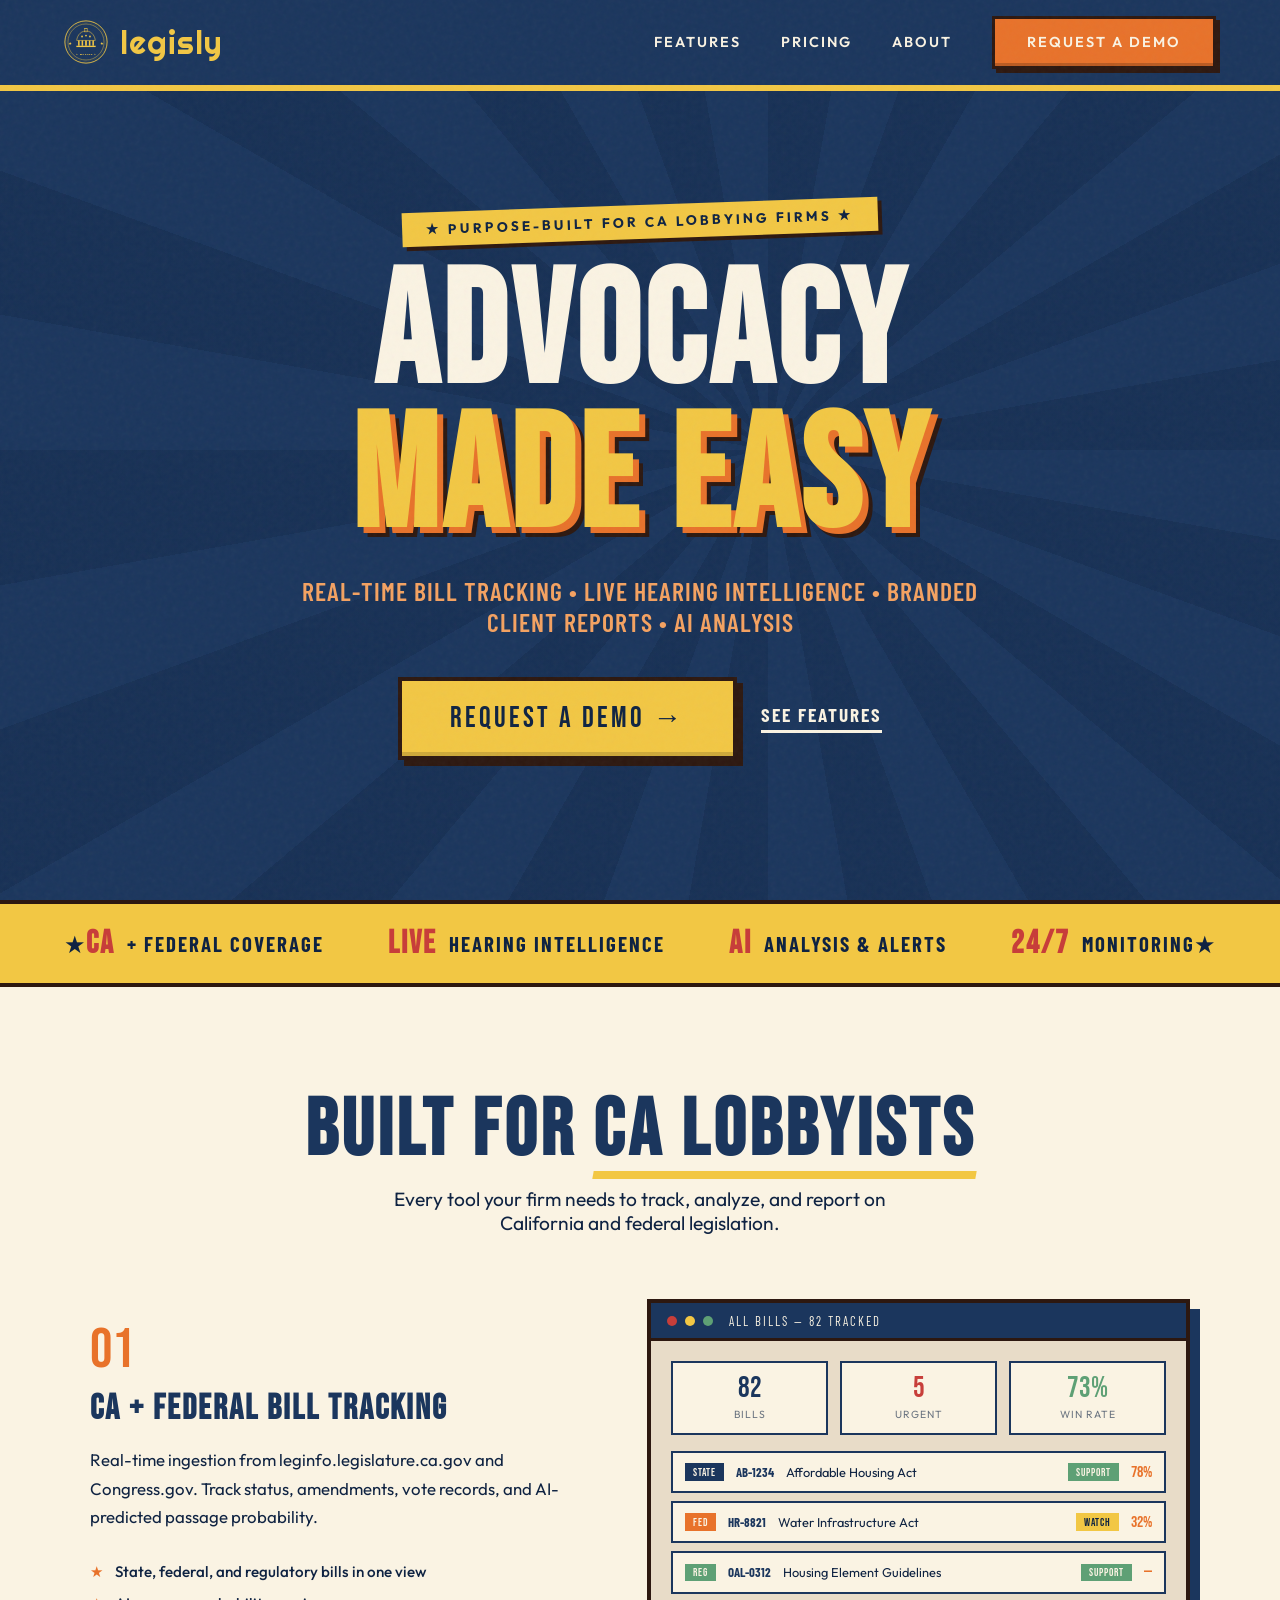
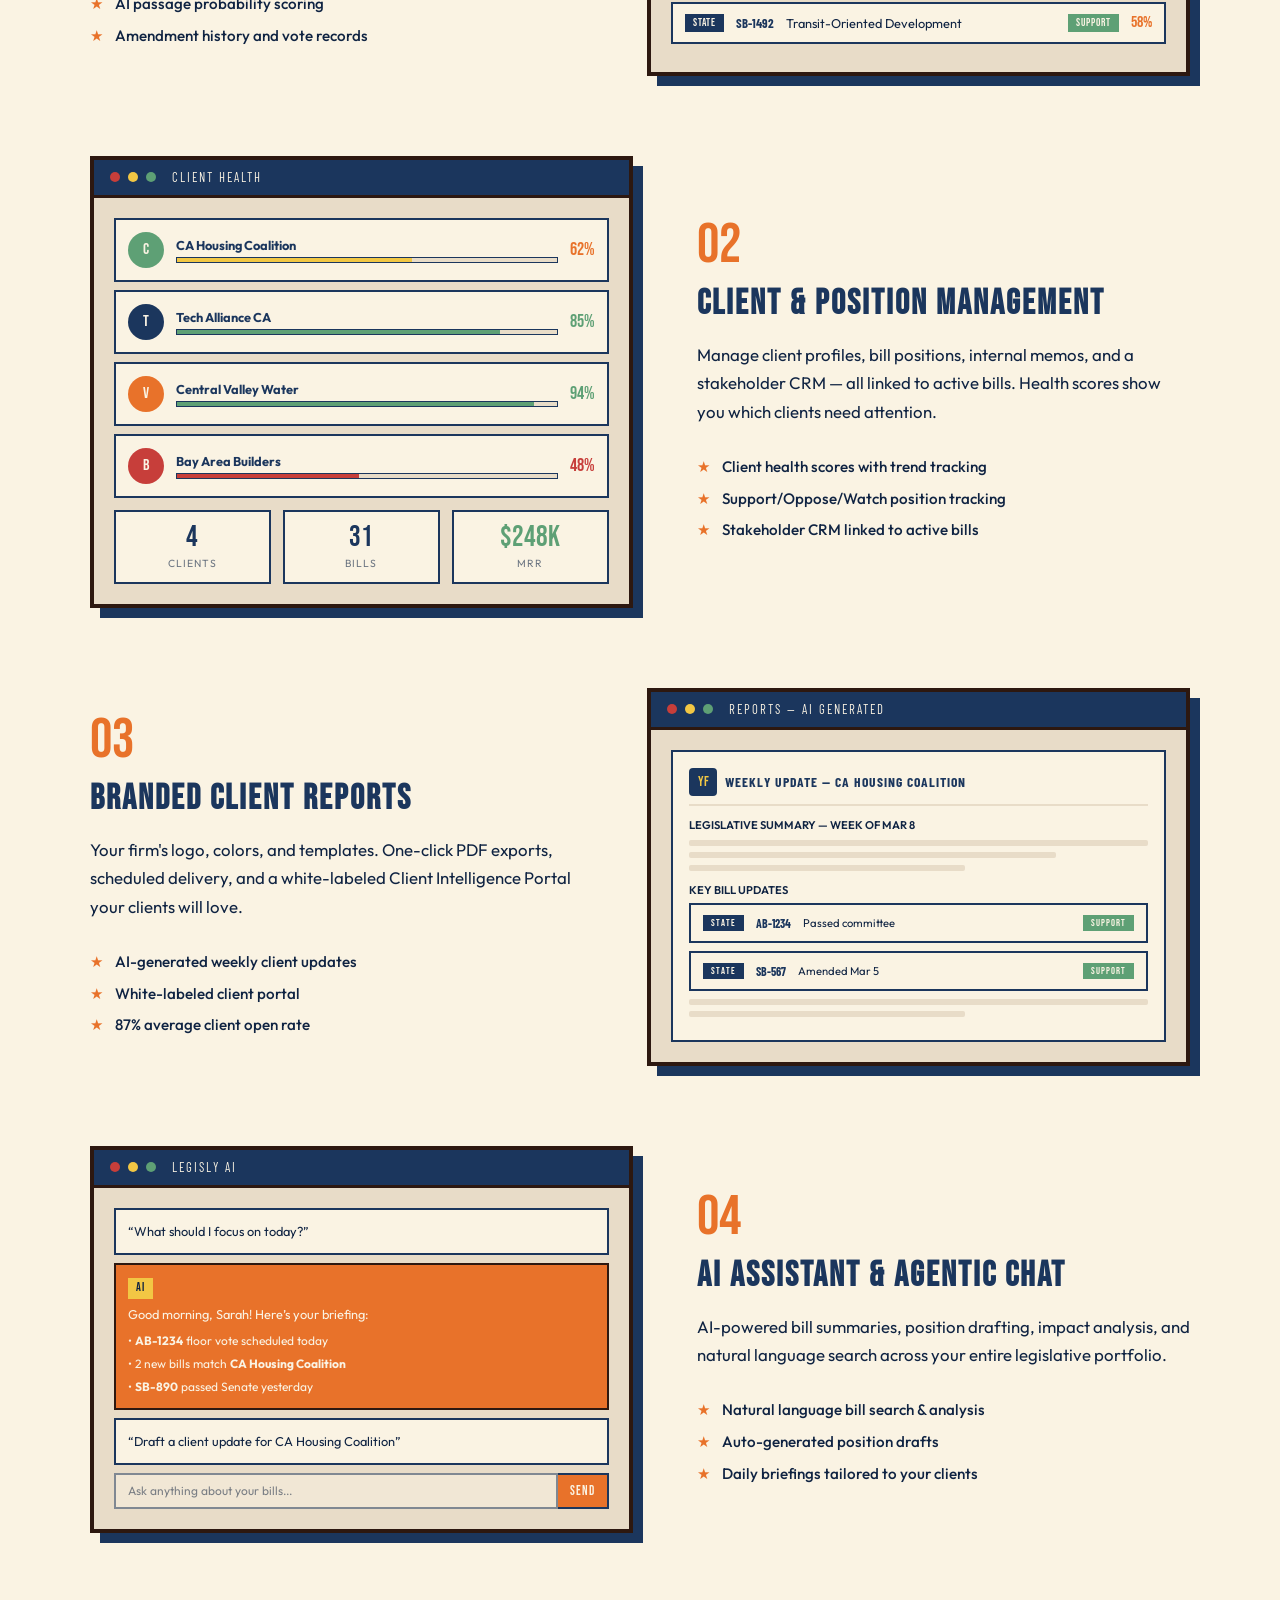
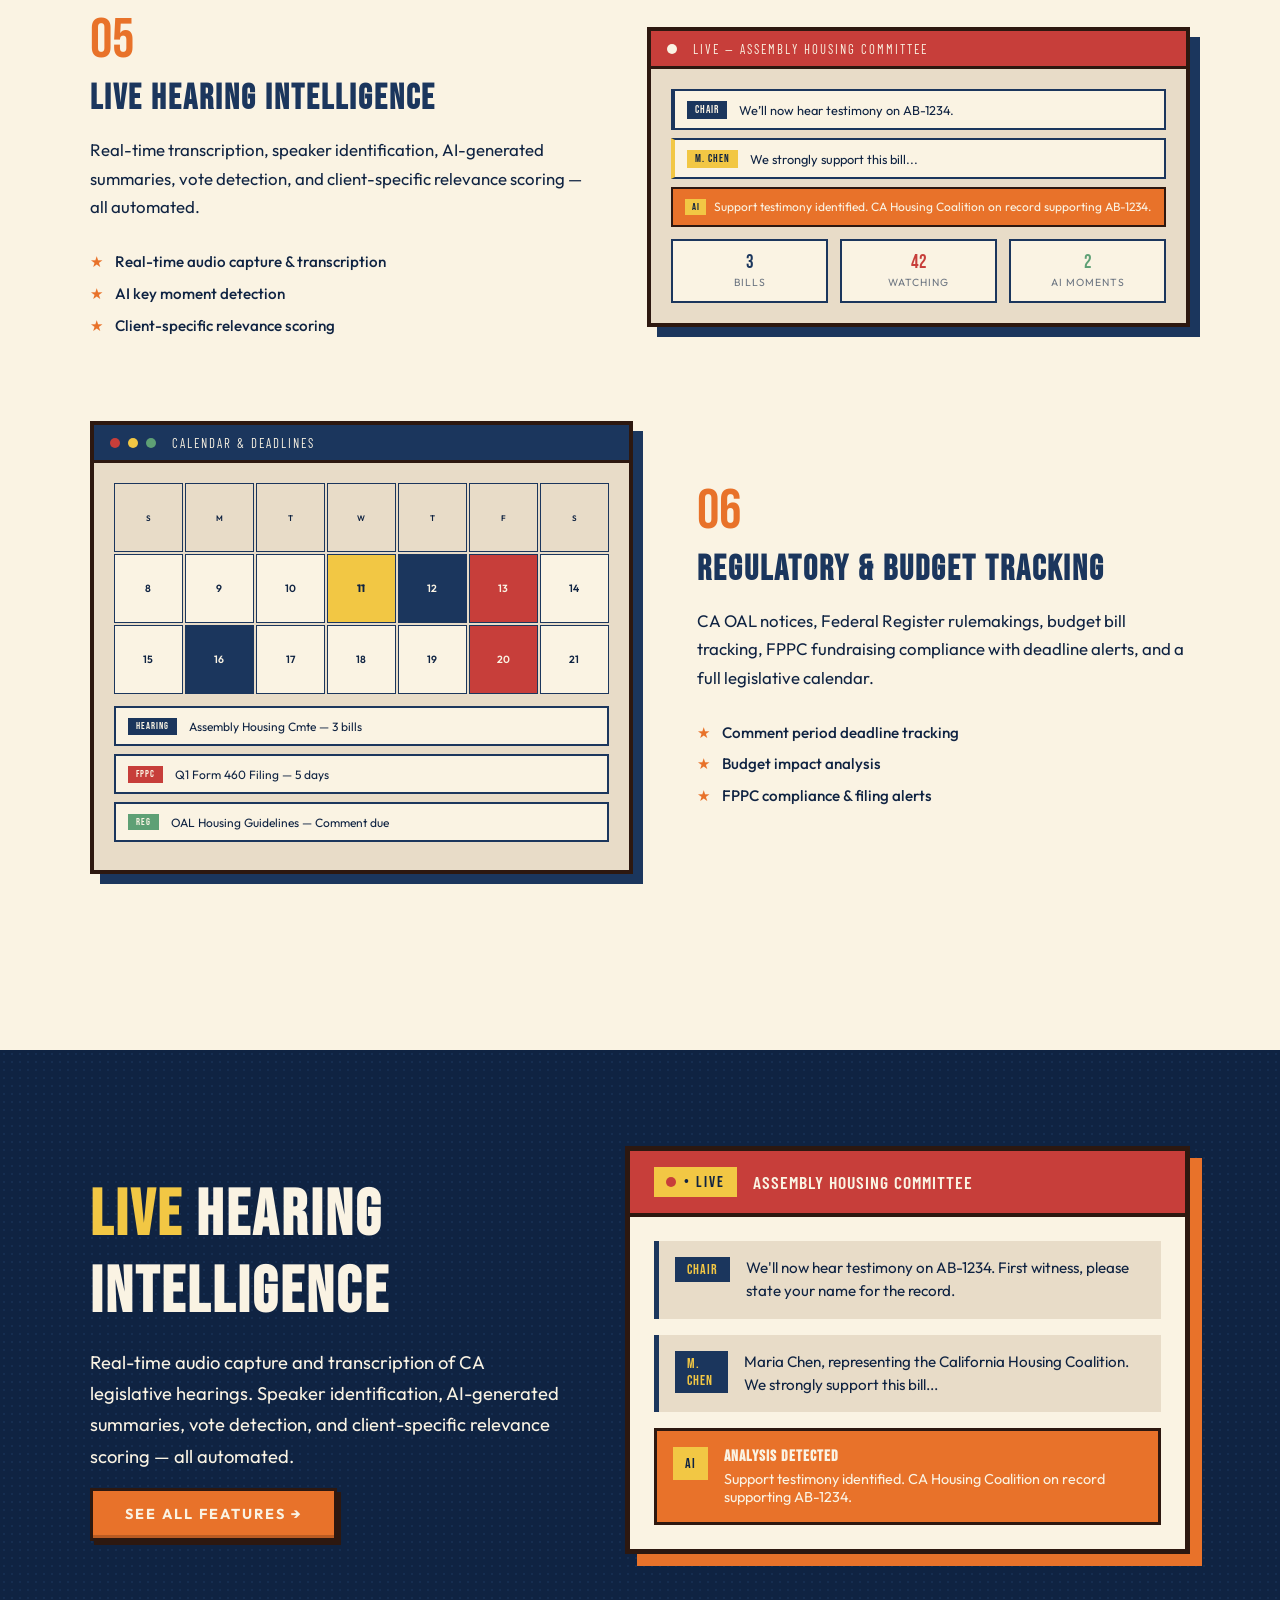
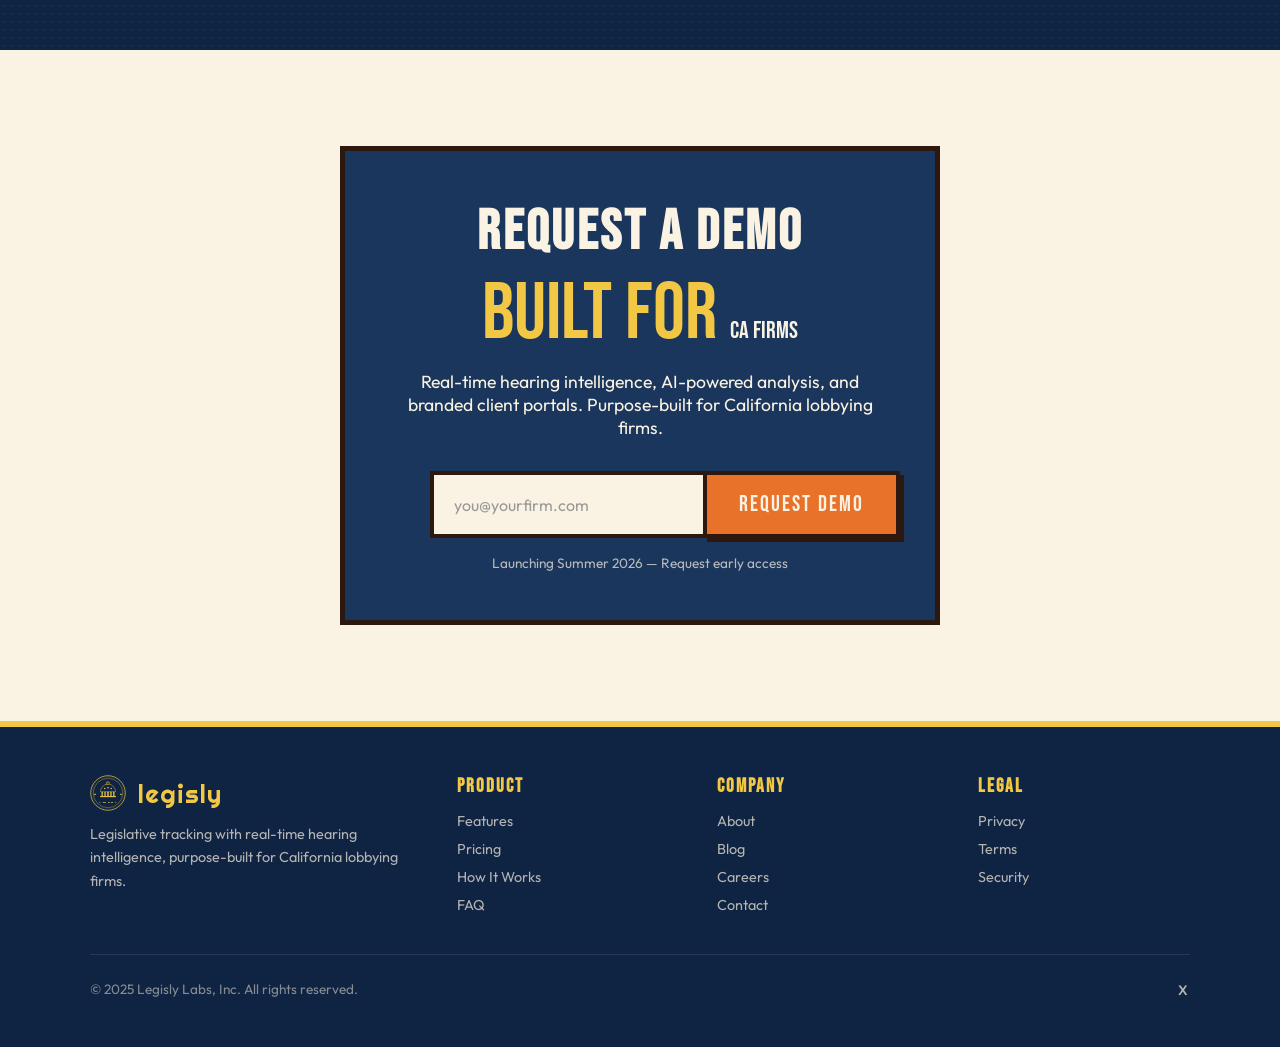
<file: index.html>
<!DOCTYPE html>
<html lang="en">
<head>
  <meta charset="UTF-8">
  <meta name="viewport" content="width=device-width, initial-scale=1.0">
  <meta name="description" content="Legislative tracking platform with real-time hearing intelligence, purpose-built for California lobbying firms.">
  <meta property="og:title" content="Legisly — Built for California Lobbyists">
  <meta property="og:description" content="Real-time bill tracking, live hearing intelligence, branded client reports, and AI-powered analysis — purpose-built for CA lobbying firms.">
  <meta property="og:image" content="https://legisly.ai/og-image.png">
  <meta property="og:type" content="website">
  <meta property="og:url" content="https://legisly.ai/">
  <meta name="twitter:card" content="summary_large_image">
  <meta name="twitter:image" content="https://legisly.ai/og-image.png">
  <title>Legisly — Built for California Lobbyists</title>
  <link rel="icon" type="image/svg+xml" href="favicon.svg">
  <link rel="icon" type="image/png" sizes="32x32" href="favicon-32.png">
  <link rel="apple-touch-icon" sizes="180x180" href="apple-touch-icon.png">
  <link rel="preconnect" href="https://fonts.googleapis.com">
  <link rel="preconnect" href="https://fonts.gstatic.com" crossorigin>
  <link href="https://fonts.googleapis.com/css2?family=Outfit:wght@400;500;600;700;800;900&family=Bebas+Neue&family=Barlow+Condensed:wght@600;700;800&family=Righteous&display=swap" rel="stylesheet">
  <style>
    :root {
      --blue-retro: #1B365D;
      --blue-dark: #0F2342;
      --orange-warm: #E8722A;
      --orange-light: #F4A261;
      --yellow-vintage: #F2C744;
      --cream: #FAF3E3;
      --cream-dark: #E8DCC8;
      --red-accent: #C73E3A;
      --brown-shadow: #2D1810;
    }
    * {
      margin: 0;
      padding: 0;
      box-sizing: border-box;
    }
    html {
      overflow-x: hidden;
    }
    body {
      font-family: 'Outfit', sans-serif;
      background: var(--cream);
      color: var(--blue-dark);
      overflow-x: hidden;
      width: 100%;
    }
    /* Paper texture overlay */
    body::before {
      content: '';
      position: fixed;
      top: 0;
      left: 0;
      width: 100%;
      height: 100%;
      background-image: url("data:image/svg+xml,%3Csvg viewBox='0 0 200 200' xmlns='http://www.w3.org/2000/svg'%3E%3Cfilter id='noise'%3E%3CfeTurbulence type='fractalNoise' baseFrequency='0.85' numOctaves='4' stitchTiles='stitch'/%3E%3C/filter%3E%3Crect width='100%25' height='100%25' filter='url(%23noise)'/%3E%3C/svg%3E");
      opacity: 0.04;
      pointer-events: none;
      z-index: 10000;
    }
    /* Simple Logo */
    .logo {
      font-family: 'Righteous', cursive;
      font-size: 2rem;
      color: var(--cream);
      text-decoration: none;
      letter-spacing: 1px;
    }
    .logo .dot {
      color: var(--yellow-vintage);
    }
    .logo:hover {
      color: var(--orange-warm);
    }
    /* Logo Lockup (Seal + Wordmark) */
    .logo-lockup {
      display: flex;
      align-items: center;
      gap: 12px;
      text-decoration: none;
    }
    .logo-lockup:hover { text-decoration: none; }
    .logo-lockup .logo-seal { flex-shrink: 0; }
    .logo-lockup .logo-text {
      font-family: 'Righteous', cursive;
      font-size: 2rem;
      color: var(--yellow-vintage);
      letter-spacing: 1px;
      transition: color 0.2s;
    }
    .logo-lockup:hover .logo-text { color: var(--orange-warm); }
    footer .logo-lockup .logo-seal { width: 36px; height: 36px; }
    footer .logo-lockup .logo-text { font-size: 1.6rem; }
    /* Navigation */
    nav {
      position: fixed;
      top: 0;
      left: 0;
      right: 0;
      z-index: 1000;
      padding: 1rem 4rem;
      display: flex;
      justify-content: space-between;
      align-items: center;
      background: var(--blue-retro);
      border-bottom: 6px solid var(--yellow-vintage);
    }
    .nav-links {
      display: flex;
      gap: 2.5rem;
      align-items: center;
    }
    .nav-links a {
      color: var(--cream);
      text-decoration: none;
      font-weight: 600;
      font-size: 0.9rem;
      text-transform: uppercase;
      letter-spacing: 2px;
      transition: color 0.2s ease;
    }
    .nav-links a:hover {
      color: var(--yellow-vintage);
    }
    .btn-retro {
      background: var(--orange-warm);
      color: var(--cream);
      padding: 0.9rem 2rem;
      text-decoration: none;
      font-weight: 700;
      font-size: 0.9rem;
      text-transform: uppercase;
      letter-spacing: 2px;
      border: 3px solid var(--brown-shadow);
      box-shadow:
        4px 4px 0 var(--brown-shadow),
        inset 0 -3px 0 rgba(0,0,0,0.2);
      transition: all 0.1s ease;
      cursor: pointer;
    }
    .btn-retro:hover {
      transform: translate(2px, 2px);
      box-shadow:
        2px 2px 0 var(--brown-shadow),
        inset 0 -3px 0 rgba(0,0,0,0.2);
    }
    /* Hero Section */
    .hero {
      min-height: 100vh;
      display: flex;
      align-items: center;
      padding: 8rem 4rem 4rem;
      background: var(--blue-retro);
      position: relative;
      overflow: hidden;
    }
    /* Retro sunburst pattern */
    .hero::before {
      content: '';
      position: absolute;
      top: 50%;
      left: 60%;
      width: 200%;
      height: 200%;
      transform: translate(-50%, -50%);
      background: repeating-conic-gradient(
        from 0deg,
        var(--blue-dark) 0deg 10deg,
        var(--blue-retro) 10deg 20deg
      );
      opacity: 0.3;
    }
    /* Hero visual placeholder */
    .hero-content {
      position: relative;
      z-index: 10;
      max-width: 700px;
    }
    .hero-eyebrow {
      display: inline-block;
      background: var(--yellow-vintage);
      color: var(--blue-dark);
      padding: 0.5rem 1.5rem;
      font-weight: 700;
      font-size: 0.85rem;
      text-transform: uppercase;
      letter-spacing: 3px;
      margin-bottom: 1.5rem;
      transform: rotate(-2deg);
      box-shadow: 4px 4px 0 var(--brown-shadow);
    }
    .hero h1 {
      font-family: 'Bebas Neue', sans-serif;
      font-size: clamp(5rem, 12vw, 9rem);
      line-height: 0.9;
      color: var(--cream);
      margin-bottom: 1.5rem;
      letter-spacing: 4px;
    }
    .hero h1 .accent {
      color: var(--yellow-vintage);
      display: block;
      text-shadow:
        6px 6px 0 var(--orange-warm),
        10px 10px 0 var(--brown-shadow);
    }
    .hero-subtitle {
      font-family: 'Barlow Condensed', sans-serif;
      font-size: 1.6rem;
      font-weight: 600;
      color: var(--orange-light);
      margin-bottom: 2.5rem;
      letter-spacing: 1px;
      text-transform: uppercase;
    }
    .hero-cta {
      display: flex;
      gap: 1.5rem;
      align-items: center;
    }
    .btn-hero {
      background: var(--yellow-vintage);
      color: var(--blue-dark);
      padding: 1.25rem 3rem;
      font-family: 'Bebas Neue', sans-serif;
      font-size: 1.8rem;
      letter-spacing: 3px;
      text-decoration: none;
      border: 4px solid var(--brown-shadow);
      box-shadow:
        6px 6px 0 var(--brown-shadow),
        inset 0 -4px 0 rgba(0,0,0,0.15);
      transition: all 0.1s ease;
      cursor: pointer;
    }
    .btn-hero:hover {
      transform: translate(3px, 3px);
      box-shadow:
        3px 3px 0 var(--brown-shadow),
        inset 0 -4px 0 rgba(0,0,0,0.15);
    }
    .btn-outline {
      color: var(--cream);
      text-decoration: none;
      font-family: 'Barlow Condensed', sans-serif;
      font-weight: 700;
      font-size: 1.2rem;
      text-transform: uppercase;
      letter-spacing: 2px;
      border-bottom: 3px solid var(--cream);
      padding-bottom: 0.25rem;
    }
    .btn-outline:hover {
      color: var(--yellow-vintage);
      border-color: var(--yellow-vintage);
    }
    /* Hero full-width text (Option E) */
    .hero-fulltext .hero-content {
      max-width: 900px;
      text-align: center;
      margin: 0 auto;
    }
    .hero-fulltext h1 {
      font-size: clamp(5rem, 14vw, 10rem);
    }
    .hero-fulltext .hero-subtitle {
      font-size: 1.6rem;
      max-width: 700px;
      margin: 0 auto 2.5rem;
    }
    .hero-fulltext .hero-cta {
      justify-content: center;
    }
    /* Retro Divider */
    .divider {
      background: var(--yellow-vintage);
      padding: 1.25rem 0;
      text-align: center;
      border-top: 4px solid var(--brown-shadow);
      border-bottom: 4px solid var(--brown-shadow);
      position: relative;
    }
    .divider::before,
    .divider::after {
      content: '\2605';
      color: var(--blue-dark);
      font-size: 1.5rem;
      position: absolute;
      top: 50%;
      transform: translateY(-50%);
    }
    .divider::before { left: 4rem; }
    .divider::after { right: 4rem; }
    .divider-content {
      display: flex;
      justify-content: center;
      gap: 4rem;
      flex-wrap: wrap;
    }
    .divider-item {
      display: flex;
      align-items: center;
      gap: 0.75rem;
      font-family: 'Barlow Condensed', sans-serif;
      font-size: 1.3rem;
      font-weight: 700;
      color: var(--blue-dark);
      text-transform: uppercase;
      letter-spacing: 2px;
    }
    .divider-item span {
      font-family: 'Bebas Neue', sans-serif;
      font-size: 2rem;
      color: var(--red-accent);
    }
    /* Features Section */
    .features {
      padding: 6rem 4rem;
      background: var(--cream);
      position: relative;
    }
    .section-header {
      text-align: center;
      margin-bottom: 4rem;
    }
    .section-header h2 {
      font-family: 'Bebas Neue', sans-serif;
      font-size: clamp(3.5rem, 7vw, 5rem);
      color: var(--blue-retro);
      letter-spacing: 4px;
      margin-bottom: 0.5rem;
    }
    .section-header h2 .underline {
      position: relative;
      display: inline-block;
    }
    .section-header h2 .underline::after {
      content: '';
      position: absolute;
      bottom: 0;
      left: 0;
      right: 0;
      height: 8px;
      background: var(--yellow-vintage);
      transform: skewX(-10deg);
    }
    .section-header p {
      font-size: 1.2rem;
      color: var(--blue-dark);
      max-width: 500px;
      margin: 0 auto;
    }
    /* Feature Showcase - alternating layout */
    .feature-showcase {
      max-width: 1100px;
      margin: 0 auto 5rem;
      display: grid;
      grid-template-columns: 1fr 1.1fr;
      gap: 4rem;
      align-items: center;
    }
    .feature-showcase.reverse {
      grid-template-columns: 1.1fr 1fr;
    }
    .feature-showcase.reverse .feature-text {
      order: 2;
    }
    .feature-showcase.reverse .feature-preview {
      order: 1;
    }
    .feature-number {
      font-family: 'Bebas Neue', sans-serif;
      font-size: 3.5rem;
      color: var(--orange-warm);
      line-height: 1;
      margin-bottom: 0.5rem;
    }
    .feature-text h3 {
      font-family: 'Bebas Neue', sans-serif;
      font-size: 2.2rem;
      color: var(--blue-retro);
      letter-spacing: 2px;
      margin-bottom: 1rem;
    }
    .feature-text p {
      color: var(--blue-dark);
      line-height: 1.7;
      font-size: 1.05rem;
      margin-bottom: 1.5rem;
    }
    .feature-text .feature-bullets {
      list-style: none;
      padding: 0;
    }
    .feature-text .feature-bullets li {
      padding: 0.4rem 0;
      font-size: 0.95rem;
      color: var(--blue-dark);
      font-weight: 500;
    }
    .feature-text .feature-bullets li::before {
      content: '\2605';
      color: var(--orange-warm);
      margin-right: 0.75rem;
    }
    /* UI Mockup Preview Panels */
    .feature-preview {
      background: var(--cream-dark);
      border: 4px solid var(--brown-shadow);
      box-shadow: 10px 10px 0 var(--blue-retro);
      position: relative;
    }
    .preview-bar {
      background: var(--blue-retro);
      padding: 0.6rem 1rem;
      display: flex;
      align-items: center;
      gap: 0.5rem;
      border-bottom: 3px solid var(--brown-shadow);
    }
    .preview-dot {
      width: 10px;
      height: 10px;
      border-radius: 50%;
    }
    .preview-dot.red { background: var(--red-accent); }
    .preview-dot.yellow { background: var(--yellow-vintage); }
    .preview-dot.green { background: #5EA075; }
    .preview-bar-title {
      font-family: 'Barlow Condensed', sans-serif;
      color: var(--cream);
      font-size: 0.8rem;
      text-transform: uppercase;
      letter-spacing: 2px;
      margin-left: 0.5rem;
    }
    .preview-body {
      padding: 1.25rem;
    }
    /* Mini UI elements for mockups */
    .mock-stats {
      display: grid;
      grid-template-columns: repeat(3, 1fr);
      gap: 0.75rem;
      margin-bottom: 1rem;
    }
    .mock-stat {
      background: var(--cream);
      border: 2px solid var(--blue-retro);
      padding: 0.75rem;
      text-align: center;
    }
    .mock-stat-val {
      font-family: 'Bebas Neue', sans-serif;
      font-size: 1.8rem;
      color: var(--blue-retro);
      line-height: 1;
    }
    .mock-stat-label {
      font-size: 0.65rem;
      text-transform: uppercase;
      letter-spacing: 1px;
      color: var(--blue-dark);
      opacity: 0.6;
      margin-top: 0.25rem;
    }
    .mock-row {
      display: flex;
      align-items: center;
      gap: 0.75rem;
      padding: 0.6rem 0.75rem;
      background: var(--cream);
      border: 2px solid var(--blue-retro);
      margin-bottom: 0.5rem;
      font-size: 0.8rem;
    }
    .mock-badge {
      font-family: 'Bebas Neue', sans-serif;
      font-size: 0.7rem;
      letter-spacing: 1px;
      padding: 0.15rem 0.5rem;
      color: var(--cream);
      white-space: nowrap;
    }
    .mock-badge.state { background: var(--blue-retro); }
    .mock-badge.fed { background: var(--orange-warm); }
    .mock-badge.reg { background: #5EA075; }
    .mock-badge.support { background: #5EA075; }
    .mock-badge.oppose { background: var(--red-accent); }
    .mock-badge.watch { background: var(--yellow-vintage); color: var(--blue-dark); }
    .mock-bill-id {
      font-family: 'Barlow Condensed', sans-serif;
      font-weight: 700;
      color: var(--blue-retro);
      white-space: nowrap;
    }
    .mock-bill-title {
      flex: 1;
      color: var(--blue-dark);
      white-space: nowrap;
      overflow: hidden;
      text-overflow: ellipsis;
    }
    .mock-pct {
      font-family: 'Bebas Neue', sans-serif;
      font-size: 1rem;
      color: var(--orange-warm);
      white-space: nowrap;
    }
    /* Client health mockup */
    .mock-client {
      display: flex;
      gap: 0.75rem;
      align-items: center;
      padding: 0.75rem;
      background: var(--cream);
      border: 2px solid var(--blue-retro);
      margin-bottom: 0.5rem;
    }
    .mock-avatar {
      width: 36px;
      height: 36px;
      border-radius: 50%;
      display: flex;
      align-items: center;
      justify-content: center;
      font-family: 'Bebas Neue', sans-serif;
      font-size: 1rem;
      color: var(--cream);
      flex-shrink: 0;
    }
    .mock-client-info {
      flex: 1;
      min-width: 0;
    }
    .mock-client-name {
      font-weight: 700;
      font-size: 0.8rem;
      color: var(--blue-retro);
    }
    .mock-health-bar {
      height: 6px;
      background: var(--cream-dark);
      border: 1px solid var(--blue-retro);
      margin-top: 0.25rem;
    }
    .mock-health-fill {
      height: 100%;
    }
    .mock-health-fill.good { background: #5EA075; }
    .mock-health-fill.warn { background: var(--yellow-vintage); }
    .mock-health-fill.bad { background: var(--red-accent); }
    .mock-health-pct {
      font-family: 'Bebas Neue', sans-serif;
      font-size: 1.1rem;
      white-space: nowrap;
    }
    .mock-health-pct.good { color: #5EA075; }
    .mock-health-pct.warn { color: var(--orange-warm); }
    .mock-health-pct.bad { color: var(--red-accent); }
    /* AI chat mockup */
    .mock-chat {
      background: var(--cream);
      border: 2px solid var(--blue-retro);
      padding: 0.75rem;
      margin-bottom: 0.5rem;
    }
    .mock-chat-ai {
      background: var(--orange-warm);
      border: 2px solid var(--brown-shadow);
      padding: 0.75rem;
      color: var(--cream);
      font-size: 0.8rem;
      line-height: 1.5;
    }
    .mock-chat-label {
      font-family: 'Bebas Neue', sans-serif;
      font-size: 0.75rem;
      letter-spacing: 1px;
      background: var(--yellow-vintage);
      color: var(--blue-dark);
      display: inline-block;
      padding: 0.1rem 0.5rem;
      margin-bottom: 0.4rem;
    }
    .mock-chat-user {
      font-size: 0.8rem;
      color: var(--blue-dark);
      line-height: 1.5;
    }
    .mock-input {
      display: flex;
      gap: 0;
      margin-top: 0.5rem;
    }
    .mock-input-field {
      flex: 1;
      padding: 0.5rem 0.75rem;
      font-size: 0.75rem;
      border: 2px solid var(--blue-retro);
      background: var(--cream);
      color: var(--blue-dark);
      opacity: 0.5;
    }
    .mock-input-btn {
      padding: 0.5rem 0.75rem;
      font-family: 'Bebas Neue', sans-serif;
      font-size: 0.8rem;
      letter-spacing: 1px;
      background: var(--orange-warm);
      color: var(--cream);
      border: 2px solid var(--blue-retro);
      border-left: none;
    }
    /* Report mockup */
    .mock-report {
      background: var(--cream);
      border: 2px solid var(--blue-retro);
      padding: 1rem;
    }
    .mock-report-header {
      display: flex;
      align-items: center;
      gap: 0.5rem;
      margin-bottom: 0.75rem;
      padding-bottom: 0.5rem;
      border-bottom: 2px solid var(--cream-dark);
    }
    .mock-report-logo {
      width: 28px;
      height: 28px;
      background: var(--blue-retro);
      border-radius: 4px;
      display: flex;
      align-items: center;
      justify-content: center;
      font-family: 'Bebas Neue', sans-serif;
      color: var(--yellow-vintage);
      font-size: 0.9rem;
    }
    .mock-report-title {
      font-family: 'Barlow Condensed', sans-serif;
      font-weight: 700;
      font-size: 0.85rem;
      color: var(--blue-retro);
      text-transform: uppercase;
      letter-spacing: 1px;
    }
    .mock-report-line {
      height: 6px;
      background: var(--cream-dark);
      margin-bottom: 0.4rem;
      border-radius: 2px;
    }
    .mock-report-line.short { width: 60%; }
    .mock-report-line.med { width: 80%; }
    /* Calendar mockup */
    .mock-cal-grid {
      display: grid;
      grid-template-columns: repeat(7, 1fr);
      gap: 2px;
    }
    .mock-cal-day {
      aspect-ratio: 1;
      background: var(--cream);
      border: 1px solid var(--blue-retro);
      display: flex;
      align-items: center;
      justify-content: center;
      font-size: 0.65rem;
      font-weight: 600;
      color: var(--blue-dark);
    }
    .mock-cal-day.active {
      background: var(--yellow-vintage);
      color: var(--blue-dark);
      font-weight: 800;
    }
    .mock-cal-day.hearing {
      background: var(--blue-retro);
      color: var(--cream);
    }
    .mock-cal-day.deadline {
      background: var(--red-accent);
      color: var(--cream);
    }
    /* Live Section */
    .live-section {
      padding: 6rem 4rem;
      background: var(--blue-dark);
      position: relative;
      overflow: hidden;
    }
    /* Vintage halftone dots pattern */
    .live-section::before {
      content: '';
      position: absolute;
      top: 0;
      left: 0;
      right: 0;
      bottom: 0;
      background-image: radial-gradient(var(--blue-retro) 1px, transparent 1px);
      background-size: 8px 8px;
      opacity: 0.5;
    }
    .live-content {
      max-width: 1100px;
      margin: 0 auto;
      display: grid;
      grid-template-columns: 1fr 1.2fr;
      gap: 4rem;
      align-items: center;
      position: relative;
      z-index: 10;
    }
    .live-text h2 {
      font-family: 'Bebas Neue', sans-serif;
      font-size: clamp(3rem, 5vw, 4rem);
      color: var(--yellow-vintage);
      letter-spacing: 3px;
      margin-bottom: 1rem;
    }
    .live-text h2 span {
      color: var(--cream);
    }
    .live-text p {
      font-size: 1.15rem;
      color: var(--cream);
      line-height: 1.7;
      margin-bottom: 2rem;
    }
    .live-demo {
      background: var(--cream);
      border: 5px solid var(--brown-shadow);
      box-shadow: 12px 12px 0 var(--orange-warm);
      position: relative;
    }
    .demo-header {
      background: var(--red-accent);
      padding: 1rem 1.5rem;
      display: flex;
      align-items: center;
      gap: 1rem;
      border-bottom: 4px solid var(--brown-shadow);
    }
    .live-badge {
      display: flex;
      align-items: center;
      gap: 0.5rem;
      background: var(--yellow-vintage);
      color: var(--blue-dark);
      padding: 0.35rem 0.75rem;
      font-family: 'Bebas Neue', sans-serif;
      font-size: 1rem;
      letter-spacing: 2px;
    }
    .live-badge::before {
      content: '';
      width: 10px;
      height: 10px;
      background: var(--red-accent);
      border-radius: 50%;
      animation: blink 1s ease infinite;
    }
    @keyframes blink {
      0%, 100% { opacity: 1; }
      50% { opacity: 0.3; }
    }
    .demo-title {
      color: var(--cream);
      font-family: 'Barlow Condensed', sans-serif;
      font-size: 1.1rem;
      font-weight: 600;
      text-transform: uppercase;
      letter-spacing: 1px;
    }
    .demo-body {
      padding: 1.5rem;
    }
    .transcript-line {
      display: flex;
      gap: 1rem;
      margin-bottom: 1rem;
      padding: 1rem;
      background: var(--cream-dark);
      border-left: 5px solid var(--blue-retro);
    }
    .speaker-name {
      background: var(--blue-retro);
      color: var(--yellow-vintage);
      padding: 0.25rem 0.75rem;
      font-family: 'Bebas Neue', sans-serif;
      font-size: 0.9rem;
      letter-spacing: 1px;
      height: fit-content;
    }
    .transcript-line p {
      color: var(--blue-dark);
      font-size: 0.95rem;
      line-height: 1.5;
    }
    .ai-box {
      background: var(--orange-warm);
      border: 3px solid var(--brown-shadow);
      padding: 1rem;
      display: flex;
      gap: 1rem;
      align-items: flex-start;
    }
    .ai-icon {
      background: var(--yellow-vintage);
      color: var(--blue-dark);
      font-family: 'Bebas Neue', sans-serif;
      padding: 0.5rem 0.75rem;
      font-size: 0.9rem;
      letter-spacing: 1px;
    }
    .ai-box-content {
      color: var(--cream);
    }
    .ai-box-content strong {
      font-family: 'Bebas Neue', sans-serif;
      font-size: 1rem;
      letter-spacing: 1px;
      display: block;
      margin-bottom: 0.25rem;
    }
    .ai-box-content p {
      font-size: 0.9rem;
    }
    /* Pricing-style CTA */
    .cta-section {
      padding: 6rem 4rem;
      background: var(--cream);
      text-align: center;
      position: relative;
    }
    .cta-card {
      max-width: 600px;
      margin: 0 auto;
      background: var(--blue-retro);
      border: 5px solid var(--brown-shadow);
      padding: 3rem;
      position: relative;
    }
    .cta-card::before {
      content: '';
      position: absolute;
      top: 12px;
      left: 12px;
      right: -12px;
      bottom: -12px;
      background: var(--yellow-vintage);
      z-index: -1;
    }
    .cta-card h2 {
      font-family: 'Bebas Neue', sans-serif;
      font-size: 3.5rem;
      color: var(--cream);
      letter-spacing: 3px;
      margin-bottom: 0.5rem;
    }
    .cta-card .price {
      font-family: 'Bebas Neue', sans-serif;
      font-size: 5rem;
      color: var(--yellow-vintage);
      line-height: 1;
      margin-bottom: 1rem;
    }
    .cta-card .price span {
      font-size: 1.5rem;
      color: var(--cream);
    }
    .cta-card p {
      color: var(--cream);
      font-size: 1.1rem;
      margin-bottom: 2rem;
    }
    .cta-card .btn-hero {
      background: var(--orange-warm);
      color: var(--cream);
    }
    /* Email form in CTA */
    .cta-form {
      display: flex;
      gap: 0;
      max-width: 420px;
      margin: 0 auto;
    }
    .cta-form input[type="email"] {
      flex: 1;
      padding: 1rem 1.25rem;
      font-family: 'Outfit', sans-serif;
      font-size: 1rem;
      border: 4px solid var(--brown-shadow);
      border-right: none;
      background: var(--cream);
      color: var(--blue-dark);
      outline: none;
    }
    .cta-form input[type="email"]::placeholder {
      color: #999;
    }
    .cta-form button {
      font-family: 'Bebas Neue', sans-serif;
      font-size: 1.4rem;
      letter-spacing: 2px;
      padding: 1rem 2rem;
      background: var(--orange-warm);
      color: var(--cream);
      border: 4px solid var(--brown-shadow);
      box-shadow: 4px 4px 0 var(--brown-shadow);
      cursor: pointer;
      transition: all 0.1s ease;
      white-space: nowrap;
    }
    .cta-form button:hover {
      transform: translate(2px, 2px);
      box-shadow: 2px 2px 0 var(--brown-shadow);
    }
    .waitlist-note {
      display: block;
      color: var(--cream);
      font-size: 0.85rem;
      margin-top: 1rem;
      opacity: 0.7;
    }
    /* Footer */
    footer {
      background: var(--blue-dark);
      padding: 3rem 4rem;
      border-top: 6px solid var(--yellow-vintage);
    }
    .footer-content {
      max-width: 1100px;
      margin: 0 auto;
      display: grid;
      grid-template-columns: 1.5fr 1fr 1fr 1fr;
      gap: 3rem;
    }
    .footer-brand p {
      color: var(--cream);
      font-size: 0.9rem;
      margin-top: 0.75rem;
      opacity: 0.7;
      line-height: 1.6;
    }
    .footer-column h4 {
      font-family: 'Bebas Neue', sans-serif;
      color: var(--yellow-vintage);
      font-size: 1.2rem;
      letter-spacing: 2px;
      margin-bottom: 0.75rem;
    }
    .footer-column ul {
      list-style: none;
    }
    .footer-column ul li {
      margin-bottom: 0.5rem;
    }
    .footer-column ul li a {
      color: var(--cream);
      text-decoration: none;
      font-size: 0.9rem;
      opacity: 0.7;
      transition: opacity 0.2s ease;
    }
    .footer-column ul li a:hover {
      opacity: 1;
      color: var(--yellow-vintage);
    }
    .footer-bottom {
      max-width: 1100px;
      margin: 2rem auto 0;
      padding-top: 1.5rem;
      border-top: 1px solid rgba(255,255,255,0.1);
      display: flex;
      justify-content: space-between;
      align-items: center;
    }
    .footer-bottom p {
      color: var(--cream);
      font-size: 0.85rem;
      opacity: 0.5;
    }
    .social-links a {
      color: var(--cream);
      text-decoration: none;
      font-weight: 600;
      text-transform: uppercase;
      font-size: 0.85rem;
      letter-spacing: 2px;
      opacity: 0.7;
    }
    .social-links a:hover {
      color: var(--yellow-vintage);
      opacity: 1;
    }
    /* Email Modal */
    .modal-overlay {
      display: none;
      position: fixed;
      top: 0;
      left: 0;
      right: 0;
      bottom: 0;
      background: rgba(15, 35, 66, 0.85);
      z-index: 10001;
      align-items: center;
      justify-content: center;
    }
    .modal-overlay.active {
      display: flex;
    }
    .modal {
      background: var(--cream);
      border: 5px solid var(--brown-shadow);
      box-shadow: 12px 12px 0 var(--orange-warm);
      padding: 3rem;
      max-width: 480px;
      width: 90%;
      position: relative;
    }
    .modal h2 {
      font-family: 'Bebas Neue', sans-serif;
      font-size: 2.5rem;
      color: var(--blue-retro);
      letter-spacing: 2px;
      margin-bottom: 0.5rem;
    }
    .modal > p {
      color: var(--blue-dark);
      font-size: 1rem;
      margin-bottom: 1.5rem;
      line-height: 1.5;
    }
    .modal-close {
      position: absolute;
      top: 1rem;
      right: 1.25rem;
      background: none;
      border: none;
      font-size: 2rem;
      color: var(--blue-dark);
      cursor: pointer;
      line-height: 1;
    }
    .modal-close:hover {
      color: var(--red-accent);
    }
    .modal-form {
      display: flex;
      flex-direction: column;
      gap: 0.75rem;
    }
    .modal-form input[type="email"] {
      padding: 1rem 1.25rem;
      font-family: 'Outfit', sans-serif;
      font-size: 1rem;
      border: 3px solid var(--blue-retro);
      background: white;
      color: var(--blue-dark);
      outline: none;
    }
    .modal-form input[type="email"]:focus {
      border-color: var(--orange-warm);
    }
    .modal-form button {
      font-family: 'Bebas Neue', sans-serif;
      font-size: 1.5rem;
      letter-spacing: 2px;
      padding: 1rem 2rem;
      background: var(--orange-warm);
      color: var(--cream);
      border: 3px solid var(--brown-shadow);
      box-shadow: 4px 4px 0 var(--brown-shadow);
      cursor: pointer;
      transition: all 0.1s ease;
    }
    .modal-form button:hover {
      transform: translate(2px, 2px);
      box-shadow: 2px 2px 0 var(--brown-shadow);
    }
    .modal-form .waitlist-note {
      color: var(--blue-dark);
      opacity: 0.5;
      text-align: center;
    }
    /* Hamburger Menu */
    .hamburger {
      display: none;
      flex-direction: column;
      gap: 5px;
      background: none;
      border: none;
      cursor: pointer;
      padding: 4px;
    }
    .hamburger span {
      width: 28px;
      height: 3px;
      background: var(--cream);
      transition: all 0.3s ease;
    }
    /* Responsive */
    @media (max-width: 1200px) {
      .feature-showcase,
      .feature-showcase.reverse {
        gap: 2.5rem;
      }
    }
    @media (max-width: 1000px) {
      nav { padding: 1rem 2rem; }
      .hamburger { display: flex; }
      .nav-links {
        display: none;
        position: absolute;
        top: 100%;
        left: 0;
        right: 0;
        flex-direction: column;
        background: var(--blue-retro);
        border-bottom: 6px solid var(--yellow-vintage);
        padding: 1.5rem 2rem;
        gap: 1.25rem;
      }
      .nav-links.open { display: flex; }
      .hero { padding: 7rem 2rem 4rem; }
      .hero-fulltext h1 { font-size: clamp(4rem, 12vw, 7rem); }
      .hero-fulltext .hero-subtitle { font-size: 1.2rem; }
      .features { padding: 4rem 2rem; overflow-x: hidden; }
      .feature-preview { box-shadow: 6px 6px 0 var(--blue-retro); }
      .mock-row { flex-wrap: wrap; gap: 0.4rem; }
      .mock-bill-title { min-width: 0; }
      .feature-showcase,
      .feature-showcase.reverse {
        grid-template-columns: 1fr;
        gap: 2rem;
      }
      .feature-showcase.reverse .feature-text,
      .feature-showcase.reverse .feature-preview {
        order: unset;
      }
      .live-section { padding: 4rem 2rem; }
      .live-content { grid-template-columns: 1fr; }
      .cta-section { padding: 4rem 2rem; }
      .divider-content { gap: 2rem; }
      .divider::before, .divider::after { display: none; }
      footer { padding: 2.5rem 2rem; }
      .footer-content { grid-template-columns: 1fr 1fr; gap: 2rem; }
    }
    @media (max-width: 600px) {
      .hero { padding: 6rem 1.25rem 3rem; }
      .hero-fulltext h1 { font-size: clamp(3.5rem, 14vw, 5rem); }
      .hero-eyebrow { font-size: 0.7rem; letter-spacing: 1.5px; padding: 0.4rem 1rem; }
      .hero-fulltext .hero-subtitle { font-size: 1rem; }
      .hero-cta { flex-direction: column; align-items: center; gap: 1rem; }
      .btn-hero { font-size: 1.4rem; padding: 1rem 2rem; }
      .divider-content { gap: 1rem; flex-direction: column; align-items: center; }
      .divider-item { font-size: 1rem; }
      .feature-preview { box-shadow: 4px 4px 0 var(--blue-retro); }
      .mock-stats { grid-template-columns: repeat(3, 1fr); gap: 0.4rem; }
      .mock-stat-val { font-size: 1.4rem; }
      .mock-row { font-size: 0.7rem; padding: 0.5rem; gap: 0.4rem; }
      .footer-content { grid-template-columns: 1fr; }
      .cta-form { flex-direction: column; }
      .cta-form input[type="email"] { border-right: 4px solid var(--brown-shadow); }
    }
  </style>
</head>
<body>
  <!-- Navigation -->
  <nav>
    <a href="index.html" class="logo-lockup">
                    <svg class="logo-seal" viewBox="0 0 200 200" width="44" height="44" fill="none" xmlns="http://www.w3.org/2000/svg"><circle cx="100" cy="100" r="96" stroke="#F2C744" stroke-width="4"/><circle cx="100" cy="100" r="88" stroke="#F2C744" stroke-width="1" stroke-dasharray="2 4"/><circle cx="100" cy="100" r="82" stroke="#F2C744" stroke-width="2"/><g transform="translate(40,30)"><path d="M60 20C30 20 18 50 18 63L102 63C102 50 90 20 60 20Z" stroke="#F2C744" stroke-width="2.5"/><rect x="52" y="9" width="16" height="15" stroke="#F2C744" stroke-width="2"/><circle cx="60" cy="9" r="3" fill="#F2C744"/><circle cx="42" cy="45" r="4" fill="#F2C744"/><circle cx="60" cy="41" r="4" fill="#F2C744"/><circle cx="78" cy="45" r="4" fill="#F2C744"/><rect x="24" y="63" width="7" height="24" fill="#F2C744"/><rect x="40" y="63" width="7" height="24" fill="#F2C744"/><rect x="56" y="63" width="8" height="24" fill="#F2C744"/><rect x="73" y="63" width="7" height="24" fill="#F2C744"/><rect x="89" y="63" width="7" height="24" fill="#F2C744"/><rect x="16" y="87" width="88" height="6" fill="#F2C744"/></g><g fill="#F2C744"><polygon points="28,100 30,105 35,105 31,108 32.5,113 28,110 23.5,113 25,108 21,105 26,105"/><polygon points="172,100 174,105 179,105 175,108 176.5,113 172,110 167.5,113 169,108 165,105 170,105"/></g><text x="100" y="158" text-anchor="middle" fill="#F2C744" font-family="Righteous,cursive" font-size="11" letter-spacing="2">&#x2605; EST 2025 &#x2605;</text></svg>
                    <span class="logo-text">legisly</span>
                </a>
    <button class="hamburger" id="hamburger" aria-label="Menu">
      <span></span><span></span><span></span>
    </button>
    <div class="nav-links" id="navLinks">
      <a href="features.html">Features</a>
      <a href="pricing.html">Pricing</a>
      <a href="about.html">About</a>
      <a href="#" class="btn-retro" onclick="openModal(); return false;">Request a Demo</a>
    </div>
  </nav>

  <!-- Hero Section -->
  <section class="hero hero-fulltext">
    <div class="hero-content">
      <div class="hero-eyebrow">&starf; Purpose-Built for CA Lobbying Firms &starf;</div>
      <h1>
        ADVOCACY<br>
        <span class="accent">MADE EASY</span>
      </h1>
      <p class="hero-subtitle">Real-Time Bill Tracking &bull; Live Hearing Intelligence &bull; Branded Client Reports &bull; AI Analysis</p>
      <div class="hero-cta">
        <a href="#" class="btn-hero" onclick="openModal(); return false;">REQUEST A DEMO &rarr;</a>
        <a href="features.html" class="btn-outline">See Features</a>
      </div>
    </div>
  </section>

  <!-- Divider -->
  <div class="divider">
    <div class="divider-content">
      <div class="divider-item"><span>CA</span> + Federal Coverage</div>
      <div class="divider-item"><span>Live</span> Hearing Intelligence</div>
      <div class="divider-item"><span>AI</span> Analysis &amp; Alerts</div>
      <div class="divider-item"><span>24/7</span> Monitoring</div>
    </div>
  </div>

  <!-- Features Section -->
  <section class="features">
    <div class="section-header">
      <h2>BUILT FOR <span class="underline">CA LOBBYISTS</span></h2>
      <p>Every tool your firm needs to track, analyze, and report on California and federal legislation.</p>
    </div>

    <!-- Feature 1: Bill Tracking -->
    <div class="feature-showcase">
      <div class="feature-text">
        <div class="feature-number">01</div>
        <h3>CA + FEDERAL BILL TRACKING</h3>
        <p>Real-time ingestion from leginfo.legislature.ca.gov and Congress.gov. Track status, amendments, vote records, and AI-predicted passage probability.</p>
        <ul class="feature-bullets">
          <li>State, federal, and regulatory bills in one view</li>
          <li>AI passage probability scoring</li>
          <li>Amendment history and vote records</li>
        </ul>
      </div>
      <div class="feature-preview">
        <div class="preview-bar">
          <span class="preview-dot red"></span>
          <span class="preview-dot yellow"></span>
          <span class="preview-dot green"></span>
          <span class="preview-bar-title">All Bills &mdash; 82 Tracked</span>
        </div>
        <div class="preview-body">
          <div class="mock-stats">
            <div class="mock-stat"><div class="mock-stat-val">82</div><div class="mock-stat-label">Bills</div></div>
            <div class="mock-stat"><div class="mock-stat-val" style="color:var(--red-accent)">5</div><div class="mock-stat-label">Urgent</div></div>
            <div class="mock-stat"><div class="mock-stat-val" style="color:#5EA075">73%</div><div class="mock-stat-label">Win Rate</div></div>
          </div>
          <div class="mock-row">
            <span class="mock-badge state">STATE</span>
            <span class="mock-bill-id">AB-1234</span>
            <span class="mock-bill-title">Affordable Housing Act</span>
            <span class="mock-badge support">SUPPORT</span>
            <span class="mock-pct">78%</span>
          </div>
          <div class="mock-row">
            <span class="mock-badge fed">FED</span>
            <span class="mock-bill-id">HR-8821</span>
            <span class="mock-bill-title">Water Infrastructure Act</span>
            <span class="mock-badge watch">WATCH</span>
            <span class="mock-pct">32%</span>
          </div>
          <div class="mock-row">
            <span class="mock-badge reg">REG</span>
            <span class="mock-bill-id">OAL-0312</span>
            <span class="mock-bill-title">Housing Element Guidelines</span>
            <span class="mock-badge support">SUPPORT</span>
            <span class="mock-pct">&mdash;</span>
          </div>
          <div class="mock-row">
            <span class="mock-badge state">STATE</span>
            <span class="mock-bill-id">SB-1492</span>
            <span class="mock-bill-title">Transit-Oriented Development</span>
            <span class="mock-badge support">SUPPORT</span>
            <span class="mock-pct">58%</span>
          </div>
        </div>
      </div>
    </div>

    <!-- Feature 2: Client & Position Management -->
    <div class="feature-showcase reverse">
      <div class="feature-text">
        <div class="feature-number">02</div>
        <h3>CLIENT &amp; POSITION MANAGEMENT</h3>
        <p>Manage client profiles, bill positions, internal memos, and a stakeholder CRM &mdash; all linked to active bills. Health scores show you which clients need attention.</p>
        <ul class="feature-bullets">
          <li>Client health scores with trend tracking</li>
          <li>Support/Oppose/Watch position tracking</li>
          <li>Stakeholder CRM linked to active bills</li>
        </ul>
      </div>
      <div class="feature-preview">
        <div class="preview-bar">
          <span class="preview-dot red"></span>
          <span class="preview-dot yellow"></span>
          <span class="preview-dot green"></span>
          <span class="preview-bar-title">Client Health</span>
        </div>
        <div class="preview-body">
          <div class="mock-client">
            <div class="mock-avatar" style="background:#5EA075">C</div>
            <div class="mock-client-info">
              <div class="mock-client-name">CA Housing Coalition</div>
              <div class="mock-health-bar"><div class="mock-health-fill warn" style="width:62%"></div></div>
            </div>
            <span class="mock-health-pct warn">62%</span>
          </div>
          <div class="mock-client">
            <div class="mock-avatar" style="background:var(--blue-retro)">T</div>
            <div class="mock-client-info">
              <div class="mock-client-name">Tech Alliance CA</div>
              <div class="mock-health-bar"><div class="mock-health-fill good" style="width:85%"></div></div>
            </div>
            <span class="mock-health-pct good">85%</span>
          </div>
          <div class="mock-client">
            <div class="mock-avatar" style="background:var(--orange-warm)">V</div>
            <div class="mock-client-info">
              <div class="mock-client-name">Central Valley Water</div>
              <div class="mock-health-bar"><div class="mock-health-fill good" style="width:94%"></div></div>
            </div>
            <span class="mock-health-pct good">94%</span>
          </div>
          <div class="mock-client">
            <div class="mock-avatar" style="background:var(--red-accent)">B</div>
            <div class="mock-client-info">
              <div class="mock-client-name">Bay Area Builders</div>
              <div class="mock-health-bar"><div class="mock-health-fill bad" style="width:48%"></div></div>
            </div>
            <span class="mock-health-pct bad">48%</span>
          </div>
          <div class="mock-stats" style="margin-top:0.75rem;margin-bottom:0">
            <div class="mock-stat"><div class="mock-stat-val">4</div><div class="mock-stat-label">Clients</div></div>
            <div class="mock-stat"><div class="mock-stat-val">31</div><div class="mock-stat-label">Bills</div></div>
            <div class="mock-stat"><div class="mock-stat-val" style="color:#5EA075">$248K</div><div class="mock-stat-label">MRR</div></div>
          </div>
        </div>
      </div>
    </div>

    <!-- Feature 3: Branded Reports -->
    <div class="feature-showcase">
      <div class="feature-text">
        <div class="feature-number">03</div>
        <h3>BRANDED CLIENT REPORTS</h3>
        <p>Your firm's logo, colors, and templates. One-click PDF exports, scheduled delivery, and a white-labeled Client Intelligence Portal your clients will love.</p>
        <ul class="feature-bullets">
          <li>AI-generated weekly client updates</li>
          <li>White-labeled client portal</li>
          <li>87% average client open rate</li>
        </ul>
      </div>
      <div class="feature-preview">
        <div class="preview-bar">
          <span class="preview-dot red"></span>
          <span class="preview-dot yellow"></span>
          <span class="preview-dot green"></span>
          <span class="preview-bar-title">Reports &mdash; AI Generated</span>
        </div>
        <div class="preview-body">
          <div class="mock-report">
            <div class="mock-report-header">
              <div class="mock-report-logo">YF</div>
              <span class="mock-report-title">Weekly Update &mdash; CA Housing Coalition</span>
            </div>
            <div style="font-size:0.7rem;color:var(--blue-dark);margin-bottom:0.5rem;font-weight:600">LEGISLATIVE SUMMARY &mdash; WEEK OF MAR 8</div>
            <div class="mock-report-line"></div>
            <div class="mock-report-line med"></div>
            <div class="mock-report-line short"></div>
            <div style="margin-top:0.75rem;font-size:0.7rem;color:var(--blue-dark);font-weight:600">KEY BILL UPDATES</div>
            <div class="mock-row" style="margin-top:0.4rem;font-size:0.7rem">
              <span class="mock-badge state" style="font-size:0.6rem">STATE</span>
              <span class="mock-bill-id" style="font-size:0.75rem">AB-1234</span>
              <span class="mock-bill-title">Passed committee</span>
              <span class="mock-badge support" style="font-size:0.6rem">SUPPORT</span>
            </div>
            <div class="mock-row" style="font-size:0.7rem">
              <span class="mock-badge state" style="font-size:0.6rem">STATE</span>
              <span class="mock-bill-id" style="font-size:0.75rem">SB-567</span>
              <span class="mock-bill-title">Amended Mar 5</span>
              <span class="mock-badge support" style="font-size:0.6rem">SUPPORT</span>
            </div>
            <div class="mock-report-line" style="margin-top:0.5rem"></div>
            <div class="mock-report-line short"></div>
          </div>
        </div>
      </div>
    </div>

    <!-- Feature 4: AI Assistant -->
    <div class="feature-showcase reverse">
      <div class="feature-text">
        <div class="feature-number">04</div>
        <h3>AI ASSISTANT &amp; AGENTIC CHAT</h3>
        <p>AI-powered bill summaries, position drafting, impact analysis, and natural language search across your entire legislative portfolio.</p>
        <ul class="feature-bullets">
          <li>Natural language bill search &amp; analysis</li>
          <li>Auto-generated position drafts</li>
          <li>Daily briefings tailored to your clients</li>
        </ul>
      </div>
      <div class="feature-preview">
        <div class="preview-bar">
          <span class="preview-dot red"></span>
          <span class="preview-dot yellow"></span>
          <span class="preview-dot green"></span>
          <span class="preview-bar-title">Legisly AI</span>
        </div>
        <div class="preview-body">
          <div class="mock-chat">
            <div class="mock-chat-user">&ldquo;What should I focus on today?&rdquo;</div>
          </div>
          <div class="mock-chat-ai">
            <div class="mock-chat-label">AI</div>
            <div>Good morning, Sarah! Here&rsquo;s your briefing:</div>
            <div style="margin-top:0.5rem;font-size:0.75rem">
              <div style="margin-bottom:0.3rem">&bull; <strong>AB-1234</strong> floor vote scheduled today</div>
              <div style="margin-bottom:0.3rem">&bull; 2 new bills match <strong>CA Housing Coalition</strong></div>
              <div>&bull; <strong>SB-890</strong> passed Senate yesterday</div>
            </div>
          </div>
          <div class="mock-chat" style="margin-top:0.5rem">
            <div class="mock-chat-user">&ldquo;Draft a client update for CA Housing Coalition&rdquo;</div>
          </div>
          <div class="mock-input">
            <div class="mock-input-field">Ask anything about your bills...</div>
            <div class="mock-input-btn">SEND</div>
          </div>
        </div>
      </div>
    </div>

    <!-- Feature 5: Live Hearings (preview, full section below) -->
    <div class="feature-showcase">
      <div class="feature-text">
        <div class="feature-number">05</div>
        <h3>LIVE HEARING INTELLIGENCE</h3>
        <p>Real-time transcription, speaker identification, AI-generated summaries, vote detection, and client-specific relevance scoring &mdash; all automated.</p>
        <ul class="feature-bullets">
          <li>Real-time audio capture &amp; transcription</li>
          <li>AI key moment detection</li>
          <li>Client-specific relevance scoring</li>
        </ul>
      </div>
      <div class="feature-preview">
        <div class="preview-bar" style="background:var(--red-accent)">
          <span class="preview-dot" style="background:var(--cream);animation:blink 1s ease infinite"></span>
          <span class="preview-bar-title">LIVE &mdash; Assembly Housing Committee</span>
        </div>
        <div class="preview-body">
          <div class="mock-row" style="border-left:4px solid var(--blue-retro)">
            <span class="mock-badge state">CHAIR</span>
            <span class="mock-bill-title" style="white-space:normal;font-size:0.8rem">We&rsquo;ll now hear testimony on AB-1234.</span>
          </div>
          <div class="mock-row" style="border-left:4px solid var(--yellow-vintage)">
            <span class="mock-badge" style="background:var(--yellow-vintage);color:var(--blue-dark)">M. CHEN</span>
            <span class="mock-bill-title" style="white-space:normal;font-size:0.8rem">We strongly support this bill...</span>
          </div>
          <div style="background:var(--orange-warm);border:2px solid var(--brown-shadow);padding:0.6rem 0.75rem;display:flex;gap:0.5rem;align-items:flex-start">
            <span style="background:var(--yellow-vintage);color:var(--blue-dark);font-family:'Bebas Neue',sans-serif;font-size:0.65rem;letter-spacing:1px;padding:0.15rem 0.4rem">AI</span>
            <span style="color:var(--cream);font-size:0.75rem">Support testimony identified. CA Housing Coalition on record supporting AB-1234.</span>
          </div>
          <div class="mock-stats" style="margin-top:0.75rem;margin-bottom:0">
            <div class="mock-stat"><div class="mock-stat-val" style="font-size:1.2rem">3</div><div class="mock-stat-label">Bills</div></div>
            <div class="mock-stat"><div class="mock-stat-val" style="font-size:1.2rem;color:var(--red-accent)">42</div><div class="mock-stat-label">Watching</div></div>
            <div class="mock-stat"><div class="mock-stat-val" style="font-size:1.2rem;color:#5EA075">2</div><div class="mock-stat-label">AI Moments</div></div>
          </div>
        </div>
      </div>
    </div>

    <!-- Feature 6: Regulatory & Budget -->
    <div class="feature-showcase reverse">
      <div class="feature-text">
        <div class="feature-number">06</div>
        <h3>REGULATORY &amp; BUDGET TRACKING</h3>
        <p>CA OAL notices, Federal Register rulemakings, budget bill tracking, FPPC fundraising compliance with deadline alerts, and a full legislative calendar.</p>
        <ul class="feature-bullets">
          <li>Comment period deadline tracking</li>
          <li>Budget impact analysis</li>
          <li>FPPC compliance &amp; filing alerts</li>
        </ul>
      </div>
      <div class="feature-preview">
        <div class="preview-bar">
          <span class="preview-dot red"></span>
          <span class="preview-dot yellow"></span>
          <span class="preview-dot green"></span>
          <span class="preview-bar-title">Calendar &amp; Deadlines</span>
        </div>
        <div class="preview-body">
          <div class="mock-cal-grid" style="margin-bottom:0.75rem">
            <div class="mock-cal-day" style="font-size:0.5rem;background:var(--cream-dark)">S</div>
            <div class="mock-cal-day" style="font-size:0.5rem;background:var(--cream-dark)">M</div>
            <div class="mock-cal-day" style="font-size:0.5rem;background:var(--cream-dark)">T</div>
            <div class="mock-cal-day" style="font-size:0.5rem;background:var(--cream-dark)">W</div>
            <div class="mock-cal-day" style="font-size:0.5rem;background:var(--cream-dark)">T</div>
            <div class="mock-cal-day" style="font-size:0.5rem;background:var(--cream-dark)">F</div>
            <div class="mock-cal-day" style="font-size:0.5rem;background:var(--cream-dark)">S</div>
            <div class="mock-cal-day">8</div>
            <div class="mock-cal-day">9</div>
            <div class="mock-cal-day">10</div>
            <div class="mock-cal-day active">11</div>
            <div class="mock-cal-day hearing">12</div>
            <div class="mock-cal-day deadline">13</div>
            <div class="mock-cal-day">14</div>
            <div class="mock-cal-day">15</div>
            <div class="mock-cal-day hearing">16</div>
            <div class="mock-cal-day">17</div>
            <div class="mock-cal-day">18</div>
            <div class="mock-cal-day">19</div>
            <div class="mock-cal-day deadline">20</div>
            <div class="mock-cal-day">21</div>
          </div>
          <div class="mock-row" style="font-size:0.75rem">
            <span class="mock-badge" style="background:var(--blue-retro);font-size:0.6rem">HEARING</span>
            <span class="mock-bill-title">Assembly Housing Cmte &mdash; 3 bills</span>
          </div>
          <div class="mock-row" style="font-size:0.75rem">
            <span class="mock-badge" style="background:var(--red-accent);font-size:0.6rem">FPPC</span>
            <span class="mock-bill-title">Q1 Form 460 Filing &mdash; 5 days</span>
          </div>
          <div class="mock-row" style="font-size:0.75rem">
            <span class="mock-badge reg" style="font-size:0.6rem">REG</span>
            <span class="mock-bill-title">OAL Housing Guidelines &mdash; Comment due</span>
          </div>
        </div>
      </div>
    </div>
  </section>

  <!-- Live Section -->
  <section class="live-section">
    <div class="live-content">
      <div class="live-text">
        <h2>LIVE <span>HEARING INTELLIGENCE</span></h2>
        <p>
          Real-time audio capture and transcription of CA legislative hearings.
          Speaker identification, AI-generated summaries, vote detection, and
          client-specific relevance scoring &mdash; all automated.
        </p>
        <a href="features.html" class="btn-retro">SEE ALL FEATURES &rarr;</a>
      </div>
      <div class="live-demo">
        <div class="demo-header">
          <div class="live-badge">&bull; LIVE</div>
          <span class="demo-title">Assembly Housing Committee</span>
        </div>
        <div class="demo-body">
          <div class="transcript-line">
            <span class="speaker-name">CHAIR</span>
            <p>We'll now hear testimony on AB-1234. First witness, please state your name for the record.</p>
          </div>
          <div class="transcript-line">
            <span class="speaker-name">M. CHEN</span>
            <p>Maria Chen, representing the California Housing Coalition. We strongly support this bill...</p>
          </div>
          <div class="ai-box">
            <span class="ai-icon">AI</span>
            <div class="ai-box-content">
              <strong>ANALYSIS DETECTED</strong>
              <p>Support testimony identified. CA Housing Coalition on record supporting AB-1234.</p>
            </div>
          </div>
        </div>
      </div>
    </div>
  </section>

  <!-- CTA Section -->
  <section class="cta-section">
    <div class="cta-card">
      <h2>REQUEST A DEMO</h2>
      <div class="price">Built for <span>CA Firms</span></div>
      <p>Real-time hearing intelligence, AI-powered analysis, and branded client portals. Purpose-built for California lobbying firms.</p>
      <form class="cta-form" action="https://formspree.io/f/mdalewlb" method="POST">
        <input type="email" name="email" placeholder="you@yourfirm.com" required>
        <input type="hidden" name="_subject" value="New Legisly Demo Request!">
        <button type="submit">REQUEST DEMO</button>
      </form>
      <span class="waitlist-note">Launching Summer 2026 &mdash; Request early access</span>
    </div>
  </section>

  <!-- Footer -->
  <footer>
    <div class="footer-content">
      <div class="footer-brand">
        <a href="index.html" class="logo-lockup">
                    <svg class="logo-seal" viewBox="0 0 200 200" width="44" height="44" fill="none" xmlns="http://www.w3.org/2000/svg"><circle cx="100" cy="100" r="96" stroke="#F2C744" stroke-width="4"/><circle cx="100" cy="100" r="88" stroke="#F2C744" stroke-width="1" stroke-dasharray="2 4"/><circle cx="100" cy="100" r="82" stroke="#F2C744" stroke-width="2"/><g transform="translate(40,30)"><path d="M60 20C30 20 18 50 18 63L102 63C102 50 90 20 60 20Z" stroke="#F2C744" stroke-width="2.5"/><rect x="52" y="9" width="16" height="15" stroke="#F2C744" stroke-width="2"/><circle cx="60" cy="9" r="3" fill="#F2C744"/><circle cx="42" cy="45" r="4" fill="#F2C744"/><circle cx="60" cy="41" r="4" fill="#F2C744"/><circle cx="78" cy="45" r="4" fill="#F2C744"/><rect x="24" y="63" width="7" height="24" fill="#F2C744"/><rect x="40" y="63" width="7" height="24" fill="#F2C744"/><rect x="56" y="63" width="8" height="24" fill="#F2C744"/><rect x="73" y="63" width="7" height="24" fill="#F2C744"/><rect x="89" y="63" width="7" height="24" fill="#F2C744"/><rect x="16" y="87" width="88" height="6" fill="#F2C744"/></g><g fill="#F2C744"><polygon points="28,100 30,105 35,105 31,108 32.5,113 28,110 23.5,113 25,108 21,105 26,105"/><polygon points="172,100 174,105 179,105 175,108 176.5,113 172,110 167.5,113 169,108 165,105 170,105"/></g><text x="100" y="158" text-anchor="middle" fill="#F2C744" font-family="Righteous,cursive" font-size="11" letter-spacing="2">&#x2605; EST 2025 &#x2605;</text></svg>
                    <span class="logo-text">legisly</span>
                </a>
        <p>Legislative tracking with real-time hearing intelligence, purpose-built for California lobbying firms.</p>
      </div>
      <div class="footer-column">
        <h4>Product</h4>
        <ul>
          <li><a href="features.html">Features</a></li>
          <li><a href="pricing.html">Pricing</a></li>
          <li><a href="how-it-works.html">How It Works</a></li>
          <li><a href="faq.html">FAQ</a></li>
        </ul>
      </div>
      <div class="footer-column">
        <h4>Company</h4>
        <ul>
          <li><a href="about.html">About</a></li>
          <li><a href="blog.html">Blog</a></li>
          <li><a href="careers.html">Careers</a></li>
          <li><a href="contact.html">Contact</a></li>
        </ul>
      </div>
      <div class="footer-column">
        <h4>Legal</h4>
        <ul>
          <li><a href="privacy.html">Privacy</a></li>
          <li><a href="terms.html">Terms</a></li>
          <li><a href="security.html">Security</a></li>
        </ul>
      </div>
    </div>
    <div class="footer-bottom">
      <p>&copy; 2025 Legisly Labs, Inc. All rights reserved.</p>
      <div class="social-links">
        <a href="https://x.com/LegislyAI" target="_blank" rel="noopener noreferrer">X</a>
      </div>
    </div>
  </footer>

  <!-- Email Modal -->
  <div class="modal-overlay" id="emailModal">
    <div class="modal">
      <button class="modal-close" id="modalClose">&times;</button>
      <h2>REQUEST A DEMO</h2>
      <p>Real-time hearing intelligence, AI-powered analysis, and branded client portals — purpose-built for CA lobbying firms.</p>
      <form class="modal-form" action="https://formspree.io/f/mdalewlb" method="POST">
        <input type="email" name="email" placeholder="you@yourfirm.com" required>
        <input type="hidden" name="_subject" value="New Legisly Demo Request!">
        <button type="submit">REQUEST DEMO</button>
        <span class="waitlist-note">Launching Summer 2026</span>
      </form>
    </div>
  </div>

  <script>
    // Modal
    function openModal() {
      document.getElementById('emailModal').classList.add('active');
      document.body.style.overflow = 'hidden';
      setTimeout(() => document.querySelector('.modal-form input[type="email"]').focus(), 300);
    }
    function closeModal() {
      document.getElementById('emailModal').classList.remove('active');
      document.body.style.overflow = '';
    }
    document.getElementById('modalClose').addEventListener('click', closeModal);
    document.getElementById('emailModal').addEventListener('click', function(e) {
      if (e.target === this) closeModal();
    });
    document.addEventListener('keydown', function(e) {
      if (e.key === 'Escape') closeModal();
    });

    // Hamburger menu
    document.getElementById('hamburger').addEventListener('click', function() {
      document.getElementById('navLinks').classList.toggle('open');
    });
  </script>
</body>
</html>
</file>
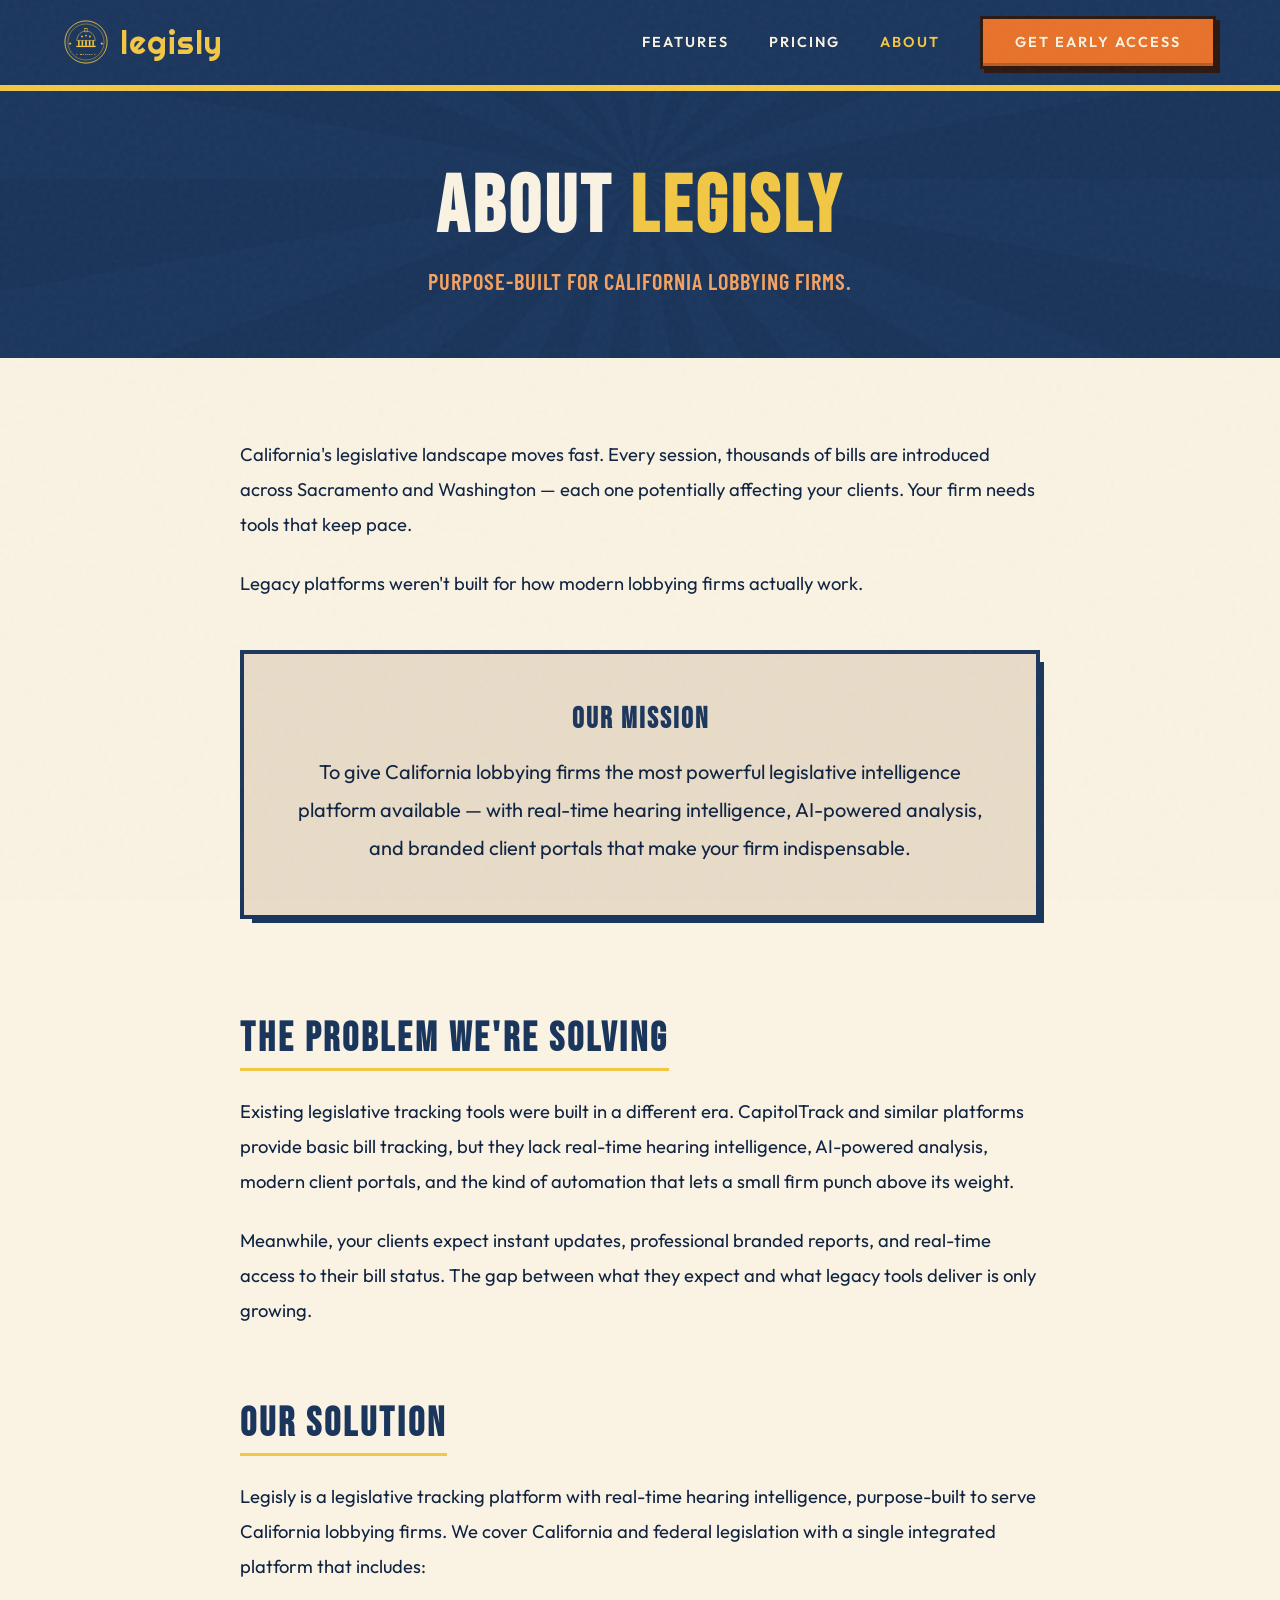
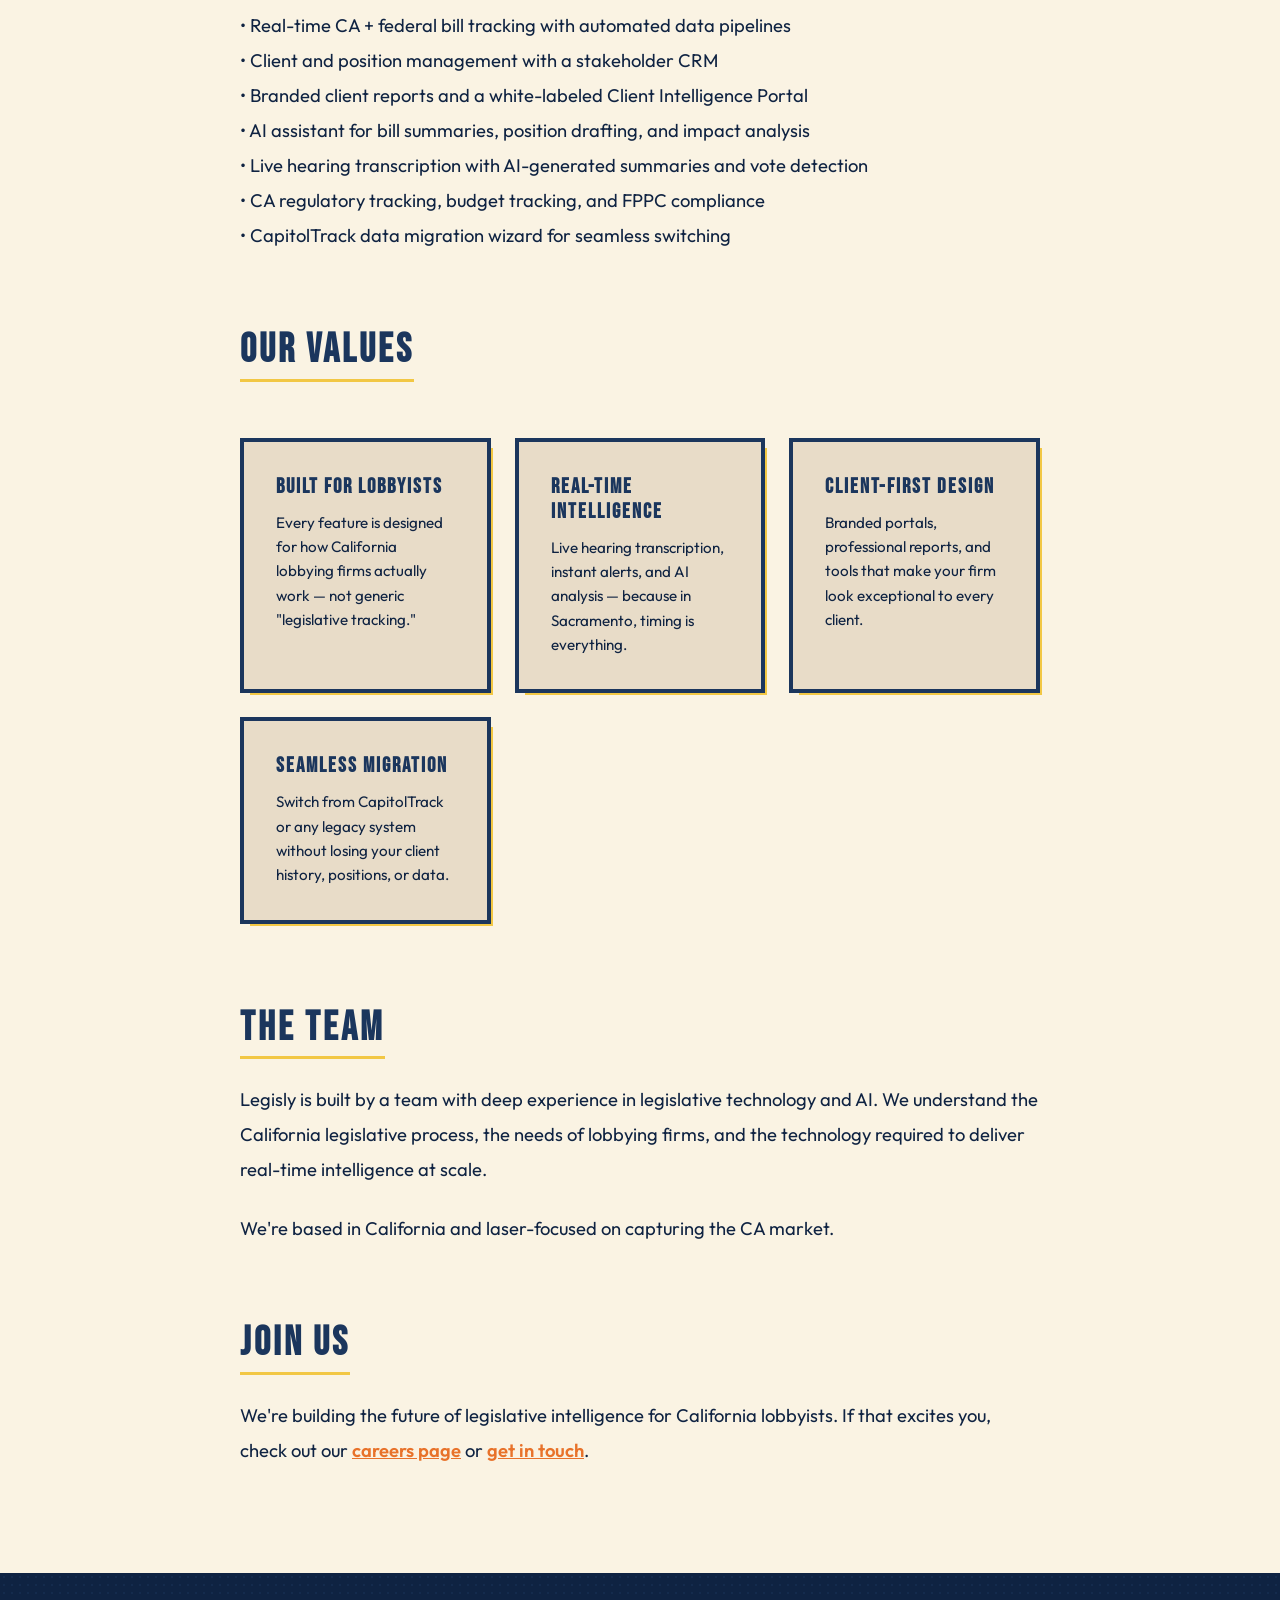
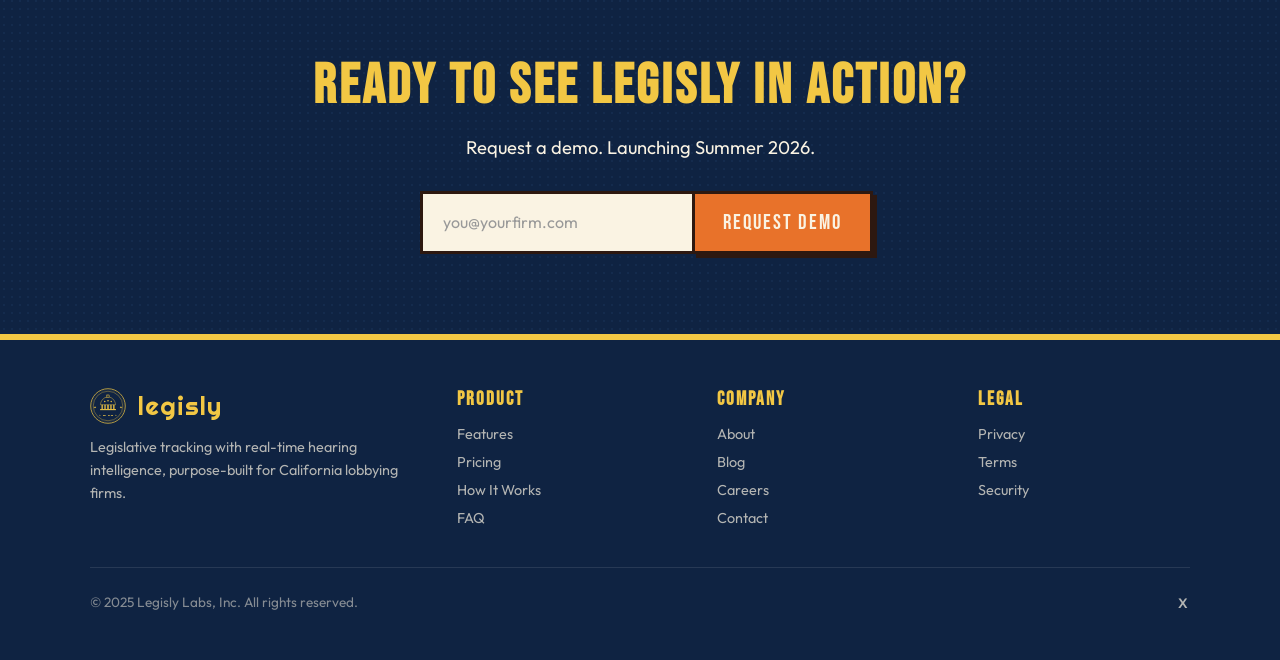
<file: about.html>
<!DOCTYPE html>
<html lang="en">
<head>
    <meta charset="UTF-8">
    <meta name="viewport" content="width=device-width, initial-scale=1.0">
    <meta name="description" content="Legisly is a legislative tracking platform with real-time hearing intelligence, purpose-built for California lobbying firms.">
    <meta property="og:title" content="About — Legisly">
    <meta property="og:description" content="Purpose-built for CA lobbying firms. Real-time hearing intelligence, AI analysis, and branded client portals.">
    <meta property="og:image" content="https://legisly.ai/og-image.png">
    <meta property="og:type" content="website">
    <meta name="twitter:card" content="summary_large_image">
    <meta name="twitter:image" content="https://legisly.ai/og-image.png">
    <title>About — Legisly</title>
    <link rel="icon" type="image/svg+xml" href="favicon.svg">
    <link rel="icon" type="image/png" sizes="32x32" href="favicon-32.png">
    <link rel="apple-touch-icon" sizes="180x180" href="apple-touch-icon.png">
    <link rel="preconnect" href="https://fonts.googleapis.com">
    <link rel="preconnect" href="https://fonts.gstatic.com" crossorigin>
    <link href="https://fonts.googleapis.com/css2?family=Outfit:wght@400;500;600;700;800;900&family=Bebas+Neue&family=Barlow+Condensed:wght@600;700;800&family=Righteous&display=swap" rel="stylesheet">
    <link rel="stylesheet" href="retro.css">
    <style>
        .about-content {
            max-width: 800px;
            margin: 0 auto;
        }
        .about-content p {
            color: var(--blue-dark);
            font-size: 1.15rem;
            line-height: 1.9;
            margin-bottom: 1.5rem;
        }
        .about-content h2 {
            font-family: 'Bebas Neue', sans-serif;
            font-size: 2.5rem;
            color: var(--blue-retro);
            letter-spacing: 3px;
            margin-top: 3rem;
            margin-bottom: 1.5rem;
            border-bottom: 3px solid var(--yellow-vintage);
            padding-bottom: 0.3rem;
            display: inline-block;
        }
        .about-content a {
            color: var(--orange-warm);
            font-weight: 600;
        }
        .about-content a:hover {
            color: var(--red-accent);
        }
        .mission-box {
            background: var(--cream-dark);
            border: 4px solid var(--blue-retro);
            padding: 3rem;
            margin: 3rem 0;
            text-align: center;
            position: relative;
        }
        .mission-box::before {
            content: '';
            position: absolute;
            top: 8px;
            left: 8px;
            right: -8px;
            bottom: -8px;
            background: var(--blue-retro);
            z-index: -1;
        }
        .mission-box h3 {
            font-family: 'Bebas Neue', sans-serif;
            font-size: 1.8rem;
            color: var(--blue-retro);
            letter-spacing: 2px;
            margin-bottom: 1rem;
        }
        .mission-box p {
            font-size: 1.25rem;
            color: var(--blue-dark);
            margin-bottom: 0;
        }
        .values-grid {
            display: grid;
            grid-template-columns: repeat(auto-fit, minmax(250px, 1fr));
            gap: 1.5rem;
            margin: 2rem 0;
        }
        .value-card {
            background: var(--cream-dark);
            border: 4px solid var(--blue-retro);
            padding: 2rem;
            position: relative;
            transition: all 0.2s;
        }
        .value-card::before {
            content: '';
            position: absolute;
            top: 6px;
            left: 6px;
            right: -6px;
            bottom: -6px;
            background: var(--yellow-vintage);
            z-index: -1;
            transition: all 0.2s;
        }
        .value-card:hover::before {
            top: 10px;
            left: 10px;
        }
        .value-card h4 {
            font-family: 'Bebas Neue', sans-serif;
            font-size: 1.3rem;
            color: var(--blue-retro);
            letter-spacing: 2px;
            margin-bottom: 0.75rem;
        }
        .value-card p {
            color: var(--blue-dark);
            font-size: 0.95rem;
            line-height: 1.6;
            margin-bottom: 0;
        }
    </style>
</head>
<body>
    <!-- Navigation -->
    <nav>
        <a href="index.html" class="logo-lockup">
                    <svg class="logo-seal" viewBox="0 0 200 200" width="44" height="44" fill="none" xmlns="http://www.w3.org/2000/svg"><circle cx="100" cy="100" r="96" stroke="#F2C744" stroke-width="4"/><circle cx="100" cy="100" r="88" stroke="#F2C744" stroke-width="1" stroke-dasharray="2 4"/><circle cx="100" cy="100" r="82" stroke="#F2C744" stroke-width="2"/><g transform="translate(40,30)"><path d="M60 20C30 20 18 50 18 63L102 63C102 50 90 20 60 20Z" stroke="#F2C744" stroke-width="2.5"/><rect x="52" y="9" width="16" height="15" stroke="#F2C744" stroke-width="2"/><circle cx="60" cy="9" r="3" fill="#F2C744"/><circle cx="42" cy="45" r="4" fill="#F2C744"/><circle cx="60" cy="41" r="4" fill="#F2C744"/><circle cx="78" cy="45" r="4" fill="#F2C744"/><rect x="24" y="63" width="7" height="24" fill="#F2C744"/><rect x="40" y="63" width="7" height="24" fill="#F2C744"/><rect x="56" y="63" width="8" height="24" fill="#F2C744"/><rect x="73" y="63" width="7" height="24" fill="#F2C744"/><rect x="89" y="63" width="7" height="24" fill="#F2C744"/><rect x="16" y="87" width="88" height="6" fill="#F2C744"/></g><g fill="#F2C744"><polygon points="28,100 30,105 35,105 31,108 32.5,113 28,110 23.5,113 25,108 21,105 26,105"/><polygon points="172,100 174,105 179,105 175,108 176.5,113 172,110 167.5,113 169,108 165,105 170,105"/></g><text x="100" y="158" text-anchor="middle" fill="#F2C744" font-family="Righteous,cursive" font-size="11" letter-spacing="2">&#x2605; EST 2025 &#x2605;</text></svg>
                    <span class="logo-text">legisly</span>
                </a>
        <button class="hamburger" id="hamburger" aria-label="Menu">
            <span></span><span></span><span></span>
        </button>
        <div class="nav-links" id="navLinks">
            <a href="features.html">Features</a>
            <a href="pricing.html">Pricing</a>
            <a href="about.html" class="active">About</a>
            <a href="#" class="btn-retro" onclick="openModal(); return false;">Get Early Access</a>
        </div>
    </nav>

    <!-- Page Header -->
    <section class="page-header">
        <h1>About <span class="accent">Legisly</span></h1>
        <p>Purpose-built for California lobbying firms.</p>
    </section>

    <!-- Content Section -->
    <section class="section">
        <div class="about-content">
            <p>California's legislative landscape moves fast. Every session, thousands of bills are introduced across Sacramento and Washington &mdash; each one potentially affecting your clients. Your firm needs tools that keep pace.</p>

            <p>Legacy platforms weren't built for how modern lobbying firms actually work.</p>

            <div class="mission-box">
                <h3>Our Mission</h3>
                <p>To give California lobbying firms the most powerful legislative intelligence platform available &mdash; with real-time hearing intelligence, AI-powered analysis, and branded client portals that make your firm indispensable.</p>
            </div>

            <h2>The Problem We're Solving</h2>
            <p>Existing legislative tracking tools were built in a different era. CapitolTrack and similar platforms provide basic bill tracking, but they lack real-time hearing intelligence, AI-powered analysis, modern client portals, and the kind of automation that lets a small firm punch above its weight.</p>

            <p>Meanwhile, your clients expect instant updates, professional branded reports, and real-time access to their bill status. The gap between what they expect and what legacy tools deliver is only growing.</p>

            <h2>Our Solution</h2>
            <p>Legisly is a legislative tracking platform with real-time hearing intelligence, purpose-built to serve California lobbying firms. We cover California and federal legislation with a single integrated platform that includes:</p>

            <p>&bull; Real-time CA + federal bill tracking with automated data pipelines<br>
            &bull; Client and position management with a stakeholder CRM<br>
            &bull; Branded client reports and a white-labeled Client Intelligence Portal<br>
            &bull; AI assistant for bill summaries, position drafting, and impact analysis<br>
            &bull; Live hearing transcription with AI-generated summaries and vote detection<br>
            &bull; CA regulatory tracking, budget tracking, and FPPC compliance<br>
            &bull; CapitolTrack data migration wizard for seamless switching</p>

            <h2>Our Values</h2>
            <div class="values-grid">
                <div class="value-card">
                    <h4>Built for Lobbyists</h4>
                    <p>Every feature is designed for how California lobbying firms actually work &mdash; not generic "legislative tracking."</p>
                </div>
                <div class="value-card">
                    <h4>Real-Time Intelligence</h4>
                    <p>Live hearing transcription, instant alerts, and AI analysis &mdash; because in Sacramento, timing is everything.</p>
                </div>
                <div class="value-card">
                    <h4>Client-First Design</h4>
                    <p>Branded portals, professional reports, and tools that make your firm look exceptional to every client.</p>
                </div>
                <div class="value-card">
                    <h4>Seamless Migration</h4>
                    <p>Switch from CapitolTrack or any legacy system without losing your client history, positions, or data.</p>
                </div>
            </div>

            <h2>The Team</h2>
            <p>Legisly is built by a team with deep experience in legislative technology and AI. We understand the California legislative process, the needs of lobbying firms, and the technology required to deliver real-time intelligence at scale.</p>

            <p>We're based in California and laser-focused on capturing the CA market.</p>

            <h2>Join Us</h2>
            <p>We're building the future of legislative intelligence for California lobbyists. If that excites you, check out our <a href="careers.html">careers page</a> or <a href="contact.html">get in touch</a>.</p>
        </div>
    </section>

    <!-- CTA Section -->
    <section class="cta-section" id="cta">
        <h2>READY TO SEE LEGISLY IN ACTION?</h2>
        <p>Request a demo. Launching Summer 2026.</p>
        <form class="email-form" action="https://formspree.io/f/mdalewlb" method="POST">
            <input type="email" name="email" placeholder="you@yourfirm.com" required>
            <input type="hidden" name="_subject" value="New Legisly Demo Request!">
            <input type="hidden" name="_next" value="https://legisly.ai/thank-you.html">
            <button type="submit">REQUEST DEMO</button>
        </form>
    </section>

    <!-- Footer -->
    <footer>
        <div class="footer-content">
            <div class="footer-brand">
                <a href="index.html" class="logo-lockup">
                    <svg class="logo-seal" viewBox="0 0 200 200" width="44" height="44" fill="none" xmlns="http://www.w3.org/2000/svg"><circle cx="100" cy="100" r="96" stroke="#F2C744" stroke-width="4"/><circle cx="100" cy="100" r="88" stroke="#F2C744" stroke-width="1" stroke-dasharray="2 4"/><circle cx="100" cy="100" r="82" stroke="#F2C744" stroke-width="2"/><g transform="translate(40,30)"><path d="M60 20C30 20 18 50 18 63L102 63C102 50 90 20 60 20Z" stroke="#F2C744" stroke-width="2.5"/><rect x="52" y="9" width="16" height="15" stroke="#F2C744" stroke-width="2"/><circle cx="60" cy="9" r="3" fill="#F2C744"/><circle cx="42" cy="45" r="4" fill="#F2C744"/><circle cx="60" cy="41" r="4" fill="#F2C744"/><circle cx="78" cy="45" r="4" fill="#F2C744"/><rect x="24" y="63" width="7" height="24" fill="#F2C744"/><rect x="40" y="63" width="7" height="24" fill="#F2C744"/><rect x="56" y="63" width="8" height="24" fill="#F2C744"/><rect x="73" y="63" width="7" height="24" fill="#F2C744"/><rect x="89" y="63" width="7" height="24" fill="#F2C744"/><rect x="16" y="87" width="88" height="6" fill="#F2C744"/></g><g fill="#F2C744"><polygon points="28,100 30,105 35,105 31,108 32.5,113 28,110 23.5,113 25,108 21,105 26,105"/><polygon points="172,100 174,105 179,105 175,108 176.5,113 172,110 167.5,113 169,108 165,105 170,105"/></g><text x="100" y="158" text-anchor="middle" fill="#F2C744" font-family="Righteous,cursive" font-size="11" letter-spacing="2">&#x2605; EST 2025 &#x2605;</text></svg>
                    <span class="logo-text">legisly</span>
                </a>
                <p>Legislative tracking with real-time hearing intelligence, purpose-built for California lobbying firms.</p>
            </div>
            <div class="footer-column">
                <h4>Product</h4>
                <ul>
                    <li><a href="features.html">Features</a></li>
                    <li><a href="pricing.html">Pricing</a></li>
                    <li><a href="how-it-works.html">How It Works</a></li>
                    <li><a href="faq.html">FAQ</a></li>
                </ul>
            </div>
            <div class="footer-column">
                <h4>Company</h4>
                <ul>
                    <li><a href="about.html">About</a></li>
                    <li><a href="blog.html">Blog</a></li>
                    <li><a href="careers.html">Careers</a></li>
                    <li><a href="contact.html">Contact</a></li>
                </ul>
            </div>
            <div class="footer-column">
                <h4>Legal</h4>
                <ul>
                    <li><a href="privacy.html">Privacy</a></li>
                    <li><a href="terms.html">Terms</a></li>
                    <li><a href="security.html">Security</a></li>
                </ul>
            </div>
        </div>
        <div class="footer-bottom">
            <p>&copy; 2025 Legisly Labs, Inc. All rights reserved.</p>
            <div class="social-links">
                <a href="https://x.com/LegislyAI" target="_blank" rel="noopener noreferrer">X</a>
            </div>
        </div>
    </footer>

    <!-- Email Modal -->
    <div class="modal-overlay" id="emailModal">
        <div class="modal">
            <button class="modal-close" id="modalClose">&times;</button>
            <h2>REQUEST A DEMO</h2>
            <p>See how Legisly replaces CapitolTrack with real-time hearing intelligence and AI-powered analysis.</p>
            <form class="modal-form" action="https://formspree.io/f/mdalewlb" method="POST">
                <input type="email" name="email" placeholder="you@yourfirm.com" required>
                <input type="hidden" name="_subject" value="New Legisly Demo Request!">
                <button type="submit">REQUEST DEMO</button>
                <span class="waitlist-note">Launching Summer 2026</span>
            </form>
        </div>
    </div>

    <script>
        // Modal
        function openModal() {
            document.getElementById('emailModal').classList.add('active');
            document.body.style.overflow = 'hidden';
            setTimeout(() => document.querySelector('.modal-form input[type="email"]').focus(), 300);
        }
        function closeModal() {
            document.getElementById('emailModal').classList.remove('active');
            document.body.style.overflow = '';
        }
        document.getElementById('modalClose').addEventListener('click', closeModal);
        document.getElementById('emailModal').addEventListener('click', function(e) {
            if (e.target === this) closeModal();
        });
        document.addEventListener('keydown', function(e) {
            if (e.key === 'Escape') closeModal();
        });

        // Hamburger menu
        document.getElementById('hamburger').addEventListener('click', function() {
            document.getElementById('navLinks').classList.toggle('open');
        });
    </script>
</body>
</html>
</file>
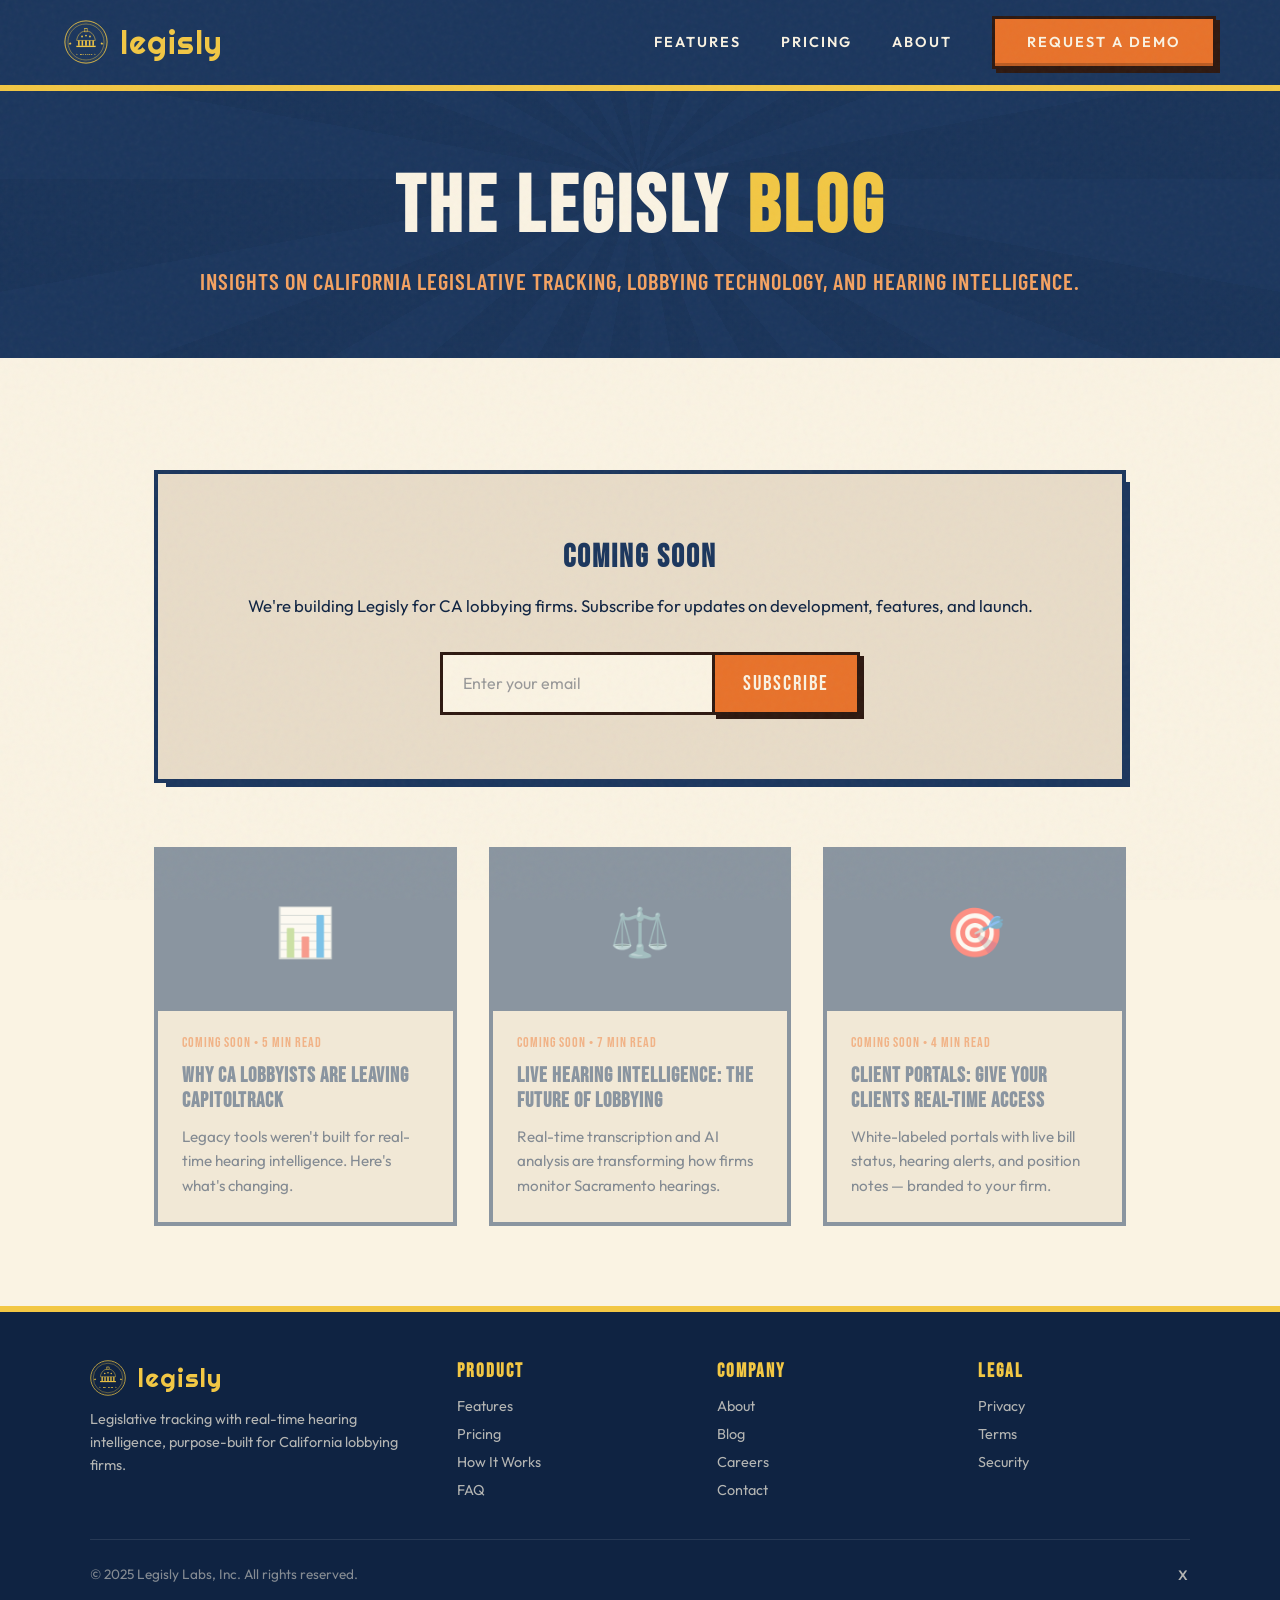
<file: blog.html>
<!DOCTYPE html>
<html lang="en">
<head>
    <meta charset="UTF-8">
    <meta name="viewport" content="width=device-width, initial-scale=1.0">
    <meta name="description" content="Legislative tracking with real-time hearing intelligence, purpose-built for California lobbying firms.">
    <meta property="og:title" content="Legisly — Built for California Lobbyists">
    <meta property="og:description" content="Real-time bill tracking, live hearing intelligence, branded client reports, and AI-powered analysis — purpose-built for CA lobbying firms.">
    <meta property="og:image" content="https://legisly.ai/og-image.png">
    <meta property="og:type" content="website">
    <meta name="twitter:card" content="summary_large_image">
    <meta name="twitter:image" content="https://legisly.ai/og-image.png">
    <title>Blog — Legisly</title>
    <link rel="icon" type="image/svg+xml" href="favicon.svg">
    <link rel="icon" type="image/png" sizes="32x32" href="favicon-32.png">
    <link rel="apple-touch-icon" sizes="180x180" href="apple-touch-icon.png">
    <link rel="preconnect" href="https://fonts.googleapis.com">
    <link rel="preconnect" href="https://fonts.gstatic.com" crossorigin>
    <link href="https://fonts.googleapis.com/css2?family=Outfit:wght@400;500;600;700;800;900&family=Bebas+Neue&family=Barlow+Condensed:wght@600;700;800&family=Righteous&display=swap" rel="stylesheet">
    <link rel="stylesheet" href="retro.css">
    <style>
        .coming-soon-box {
            background: var(--cream-dark);
            border: 4px solid var(--blue-retro);
            padding: 4rem;
            text-align: center;
            margin-top: 2rem;
            position: relative;
        }
        .coming-soon-box::before {
            content: '';
            position: absolute;
            top: 8px;
            left: 8px;
            right: -8px;
            bottom: -8px;
            background: var(--blue-retro);
            z-index: -1;
        }
        .coming-soon-box h3 {
            font-family: 'Bebas Neue', sans-serif;
            font-size: 2rem;
            color: var(--blue-retro);
            letter-spacing: 2px;
            margin-bottom: 1rem;
        }
        .coming-soon-box p {
            color: var(--blue-dark);
            margin-bottom: 2rem;
            font-size: 1.05rem;
            line-height: 1.6;
        }
        .coming-soon-box .email-form {
            max-width: 400px;
        }
        .blog-grid {
            display: grid;
            grid-template-columns: repeat(auto-fit, minmax(300px, 1fr));
            gap: 2rem;
            margin-top: 4rem;
            opacity: 0.5;
        }
        .blog-card {
            background: var(--cream-dark);
            border: 4px solid var(--blue-retro);
            overflow: hidden;
            position: relative;
            transition: all 0.2s ease;
        }
        .blog-card::before {
            content: '';
            position: absolute;
            top: 8px;
            left: 8px;
            right: -8px;
            bottom: -8px;
            background: var(--blue-retro);
            z-index: -1;
            transition: all 0.2s ease;
        }
        .blog-image {
            height: 160px;
            background: var(--blue-retro);
            display: flex;
            align-items: center;
            justify-content: center;
            font-size: 3rem;
        }
        .blog-content {
            padding: 1.5rem;
        }
        .blog-meta {
            font-family: 'Bebas Neue', sans-serif;
            font-size: 0.85rem;
            color: var(--orange-warm);
            letter-spacing: 1px;
            margin-bottom: 0.75rem;
        }
        .blog-card h3 {
            font-family: 'Bebas Neue', sans-serif;
            font-size: 1.3rem;
            color: var(--blue-retro);
            letter-spacing: 1px;
            margin-bottom: 0.75rem;
        }
        .blog-card h3 a {
            color: var(--blue-retro);
            text-decoration: none;
        }
        .blog-card h3 a:hover {
            color: var(--orange-warm);
        }
        .blog-excerpt {
            color: var(--blue-dark);
            line-height: 1.6;
            font-size: 0.95rem;
        }
    </style>
</head>
<body>
    <!-- Navigation -->
    <nav>
        <a href="index.html" class="logo-lockup">
                    <svg class="logo-seal" viewBox="0 0 200 200" width="44" height="44" fill="none" xmlns="http://www.w3.org/2000/svg"><circle cx="100" cy="100" r="96" stroke="#F2C744" stroke-width="4"/><circle cx="100" cy="100" r="88" stroke="#F2C744" stroke-width="1" stroke-dasharray="2 4"/><circle cx="100" cy="100" r="82" stroke="#F2C744" stroke-width="2"/><g transform="translate(40,30)"><path d="M60 20C30 20 18 50 18 63L102 63C102 50 90 20 60 20Z" stroke="#F2C744" stroke-width="2.5"/><rect x="52" y="9" width="16" height="15" stroke="#F2C744" stroke-width="2"/><circle cx="60" cy="9" r="3" fill="#F2C744"/><circle cx="42" cy="45" r="4" fill="#F2C744"/><circle cx="60" cy="41" r="4" fill="#F2C744"/><circle cx="78" cy="45" r="4" fill="#F2C744"/><rect x="24" y="63" width="7" height="24" fill="#F2C744"/><rect x="40" y="63" width="7" height="24" fill="#F2C744"/><rect x="56" y="63" width="8" height="24" fill="#F2C744"/><rect x="73" y="63" width="7" height="24" fill="#F2C744"/><rect x="89" y="63" width="7" height="24" fill="#F2C744"/><rect x="16" y="87" width="88" height="6" fill="#F2C744"/></g><g fill="#F2C744"><polygon points="28,100 30,105 35,105 31,108 32.5,113 28,110 23.5,113 25,108 21,105 26,105"/><polygon points="172,100 174,105 179,105 175,108 176.5,113 172,110 167.5,113 169,108 165,105 170,105"/></g><text x="100" y="158" text-anchor="middle" fill="#F2C744" font-family="Righteous,cursive" font-size="11" letter-spacing="2">&#x2605; EST 2025 &#x2605;</text></svg>
                    <span class="logo-text">legisly</span>
                </a>
        <button class="hamburger" id="hamburger" aria-label="Menu">
            <span></span><span></span><span></span>
        </button>
        <div class="nav-links" id="navLinks">
            <a href="features.html">Features</a>
            <a href="pricing.html">Pricing</a>
            <a href="about.html">About</a>
            <a href="#" class="btn-retro" onclick="openModal(); return false;">Request a Demo</a>
        </div>
    </nav>

    <section class="page-header">
        <h1>THE LEGISLY <span class="accent">BLOG</span></h1>
        <p>Insights on California legislative tracking, lobbying technology, and hearing intelligence.</p>
    </section>

    <section class="section">
        <div class="coming-soon-box">
            <h3>Coming Soon</h3>
            <p>We're building Legisly for CA lobbying firms. Subscribe for updates on development, features, and launch.</p>
            <form class="email-form" action="https://formspree.io/f/mdalewlb" method="POST">
                <input type="email" name="email" placeholder="Enter your email" required>
                <input type="hidden" name="_subject" value="Blog Subscription - Legisly">
                <input type="hidden" name="_next" value="https://legisly.ai/thank-you.html">
                <button type="submit">Subscribe</button>
            </form>
        </div>

        <div class="blog-grid">
            <div class="blog-card">
                <div class="blog-image">📊</div>
                <div class="blog-content">
                    <div class="blog-meta">Coming Soon &bull; 5 min read</div>
                    <h3><a href="#">Why CA Lobbyists Are Leaving CapitolTrack</a></h3>
                    <p class="blog-excerpt">Legacy tools weren't built for real-time hearing intelligence. Here's what's changing.</p>
                </div>
            </div>

            <div class="blog-card">
                <div class="blog-image">⚖️</div>
                <div class="blog-content">
                    <div class="blog-meta">Coming Soon &bull; 7 min read</div>
                    <h3><a href="#">Live Hearing Intelligence: The Future of Lobbying</a></h3>
                    <p class="blog-excerpt">Real-time transcription and AI analysis are transforming how firms monitor Sacramento hearings.</p>
                </div>
            </div>

            <div class="blog-card">
                <div class="blog-image">🎯</div>
                <div class="blog-content">
                    <div class="blog-meta">Coming Soon &bull; 4 min read</div>
                    <h3><a href="#">Client Portals: Give Your Clients Real-Time Access</a></h3>
                    <p class="blog-excerpt">White-labeled portals with live bill status, hearing alerts, and position notes &mdash; branded to your firm.</p>
                </div>
            </div>
        </div>
    </section>

    <!-- Footer -->
    <footer>
        <div class="footer-content">
            <div class="footer-brand">
                <a href="index.html" class="logo-lockup">
                    <svg class="logo-seal" viewBox="0 0 200 200" width="44" height="44" fill="none" xmlns="http://www.w3.org/2000/svg"><circle cx="100" cy="100" r="96" stroke="#F2C744" stroke-width="4"/><circle cx="100" cy="100" r="88" stroke="#F2C744" stroke-width="1" stroke-dasharray="2 4"/><circle cx="100" cy="100" r="82" stroke="#F2C744" stroke-width="2"/><g transform="translate(40,30)"><path d="M60 20C30 20 18 50 18 63L102 63C102 50 90 20 60 20Z" stroke="#F2C744" stroke-width="2.5"/><rect x="52" y="9" width="16" height="15" stroke="#F2C744" stroke-width="2"/><circle cx="60" cy="9" r="3" fill="#F2C744"/><circle cx="42" cy="45" r="4" fill="#F2C744"/><circle cx="60" cy="41" r="4" fill="#F2C744"/><circle cx="78" cy="45" r="4" fill="#F2C744"/><rect x="24" y="63" width="7" height="24" fill="#F2C744"/><rect x="40" y="63" width="7" height="24" fill="#F2C744"/><rect x="56" y="63" width="8" height="24" fill="#F2C744"/><rect x="73" y="63" width="7" height="24" fill="#F2C744"/><rect x="89" y="63" width="7" height="24" fill="#F2C744"/><rect x="16" y="87" width="88" height="6" fill="#F2C744"/></g><g fill="#F2C744"><polygon points="28,100 30,105 35,105 31,108 32.5,113 28,110 23.5,113 25,108 21,105 26,105"/><polygon points="172,100 174,105 179,105 175,108 176.5,113 172,110 167.5,113 169,108 165,105 170,105"/></g><text x="100" y="158" text-anchor="middle" fill="#F2C744" font-family="Righteous,cursive" font-size="11" letter-spacing="2">&#x2605; EST 2025 &#x2605;</text></svg>
                    <span class="logo-text">legisly</span>
                </a>
                <p>Legislative tracking with real-time hearing intelligence, purpose-built for California lobbying firms.</p>
            </div>
            <div class="footer-column">
                <h4>Product</h4>
                <ul>
                    <li><a href="features.html">Features</a></li>
                    <li><a href="pricing.html">Pricing</a></li>
                    <li><a href="how-it-works.html">How It Works</a></li>
                    <li><a href="faq.html">FAQ</a></li>
                </ul>
            </div>
            <div class="footer-column">
                <h4>Company</h4>
                <ul>
                    <li><a href="about.html">About</a></li>
                    <li><a href="blog.html">Blog</a></li>
                    <li><a href="careers.html">Careers</a></li>
                    <li><a href="contact.html">Contact</a></li>
                </ul>
            </div>
            <div class="footer-column">
                <h4>Legal</h4>
                <ul>
                    <li><a href="privacy.html">Privacy</a></li>
                    <li><a href="terms.html">Terms</a></li>
                    <li><a href="security.html">Security</a></li>
                </ul>
            </div>
        </div>
        <div class="footer-bottom">
            <p>&copy; 2025 Legisly Labs, Inc. All rights reserved.</p>
            <div class="social-links">
                <a href="https://x.com/LegislyAI" target="_blank" rel="noopener noreferrer">X</a>
            </div>
        </div>
    </footer>

    <!-- Email Modal -->
    <div class="modal-overlay" id="emailModal">
        <div class="modal">
            <button class="modal-close" id="modalClose">&times;</button>
            <h2>REQUEST A DEMO</h2>
            <p>See how Legisly replaces CapitolTrack with real-time hearing intelligence and AI-powered analysis.</p>
            <form class="modal-form" action="https://formspree.io/f/mdalewlb" method="POST">
                <input type="email" name="email" placeholder="you@yourfirm.com" required>
                <input type="hidden" name="_subject" value="New Legisly Demo Request!">
                <button type="submit">REQUEST DEMO</button>
                <span class="waitlist-note">Launching Summer 2026</span>
            </form>
        </div>
    </div>

    <script>
        // Modal
        function openModal() {
            document.getElementById('emailModal').classList.add('active');
            document.body.style.overflow = 'hidden';
            setTimeout(() => document.querySelector('.modal-form input[type="email"]').focus(), 300);
        }
        function closeModal() {
            document.getElementById('emailModal').classList.remove('active');
            document.body.style.overflow = '';
        }
        document.getElementById('modalClose').addEventListener('click', closeModal);
        document.getElementById('emailModal').addEventListener('click', function(e) {
            if (e.target === this) closeModal();
        });
        document.addEventListener('keydown', function(e) {
            if (e.key === 'Escape') closeModal();
        });

        // Hamburger menu
        document.getElementById('hamburger').addEventListener('click', function() {
            document.getElementById('navLinks').classList.toggle('open');
        });
    </script>
</body>
</html>
</file>
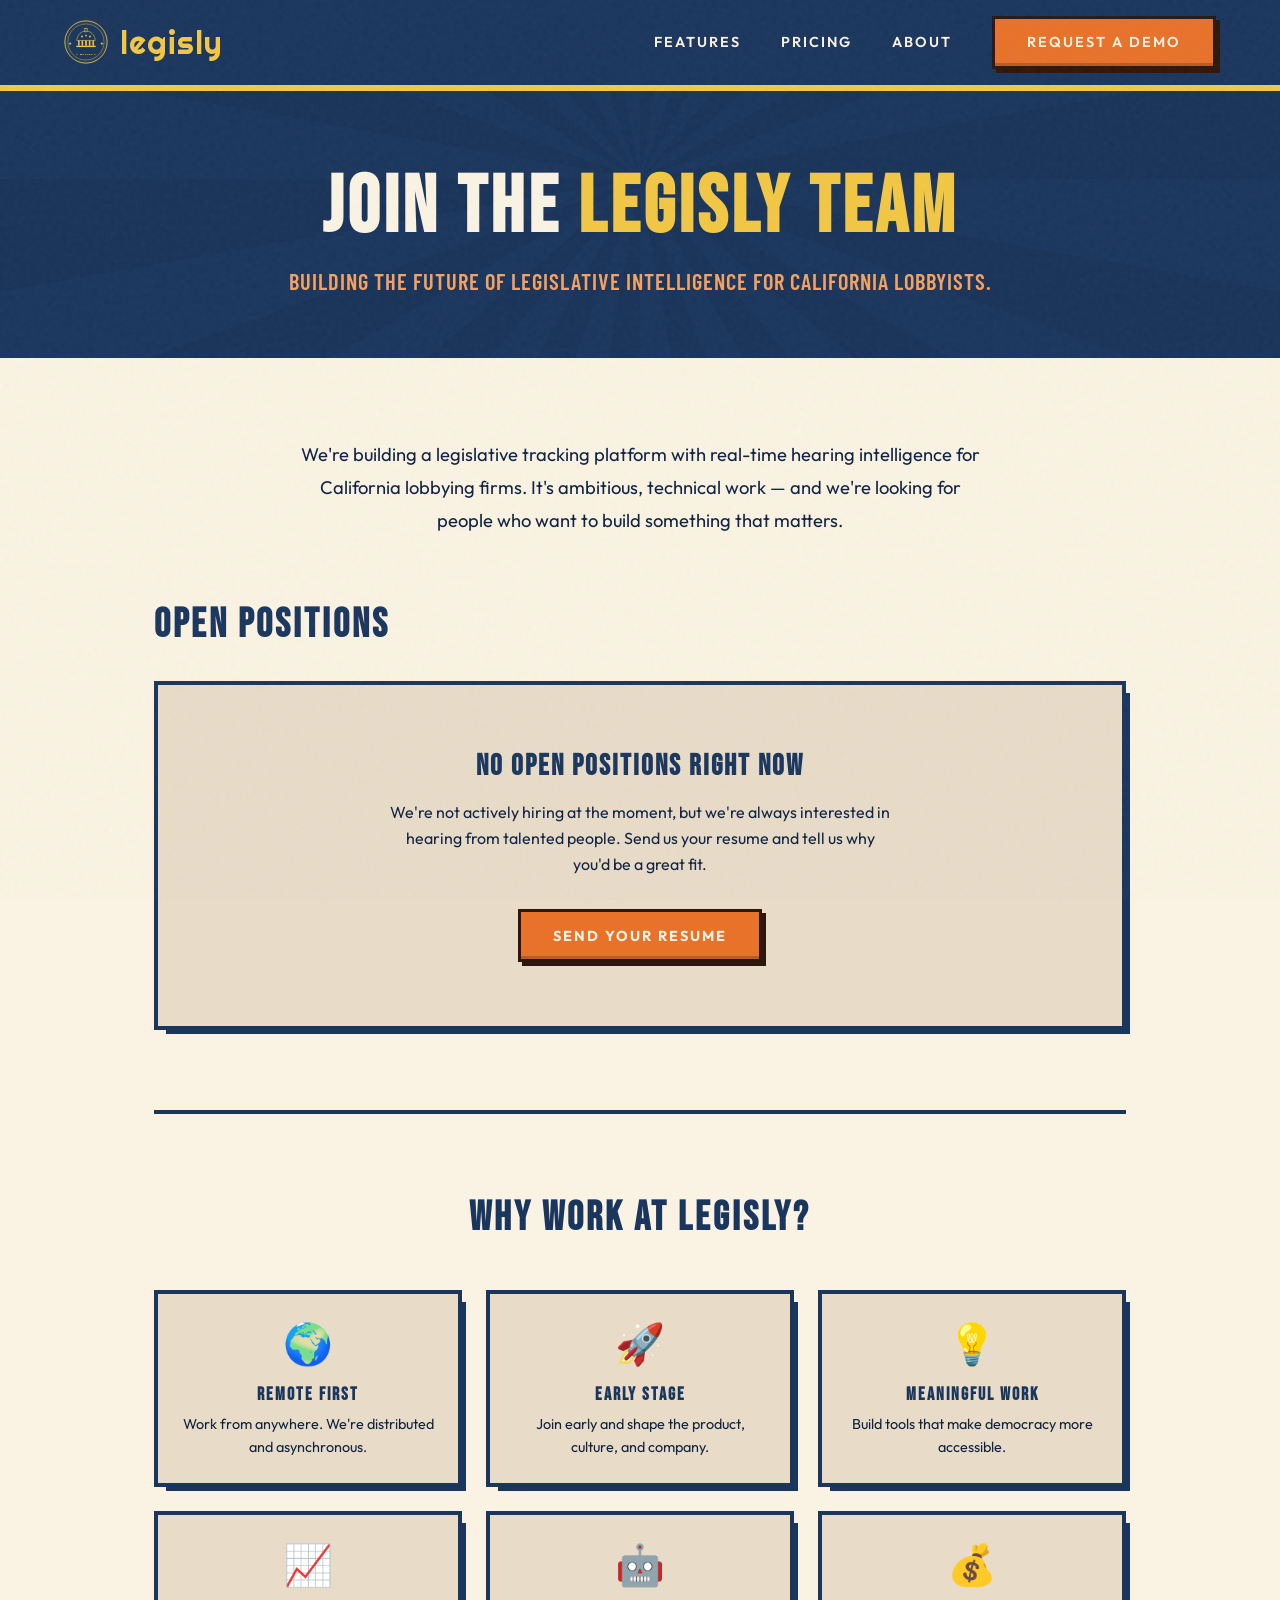
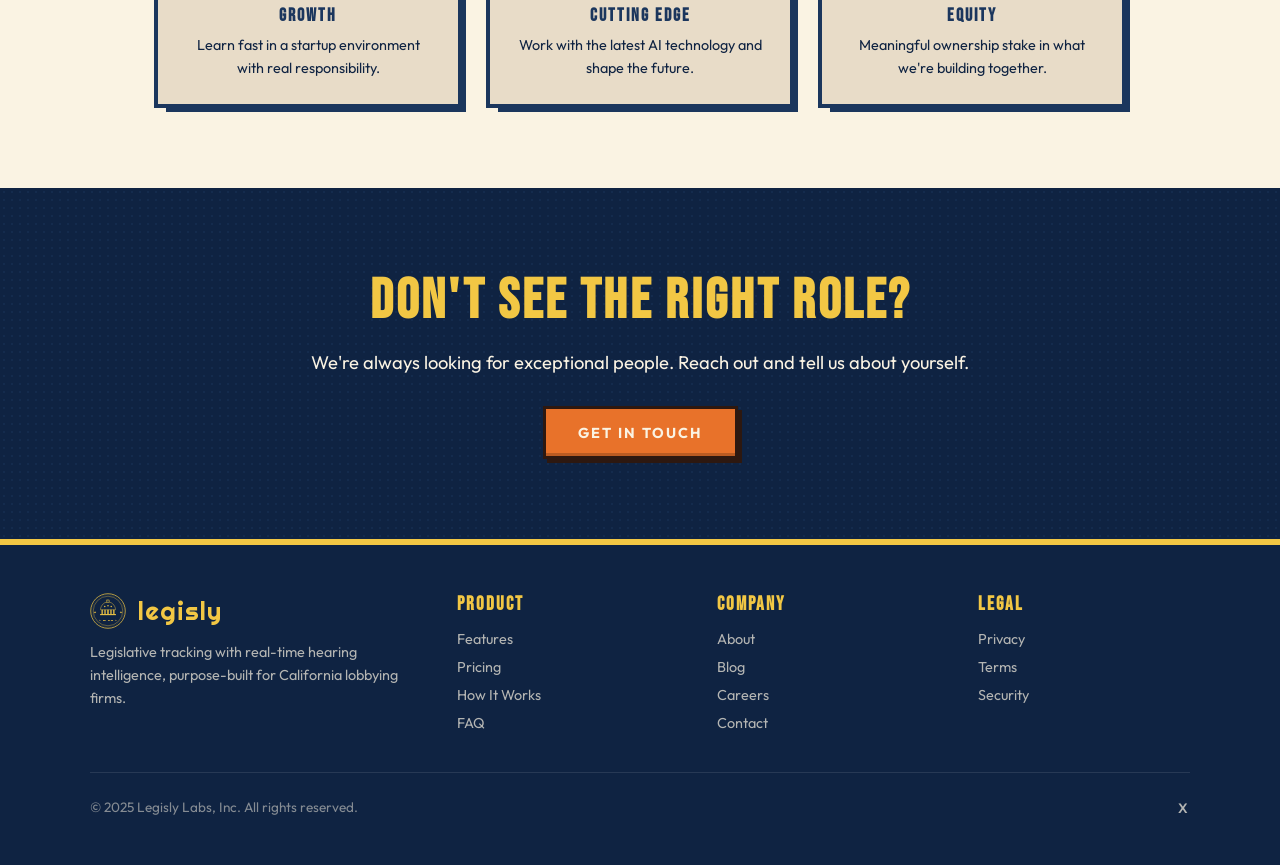
<file: careers.html>
<!DOCTYPE html>
<html lang="en">
<head>
    <meta charset="UTF-8">
    <meta name="viewport" content="width=device-width, initial-scale=1.0">
    <meta name="description" content="Legislative tracking with real-time hearing intelligence, purpose-built for California lobbying firms.">
    <meta property="og:title" content="Legisly — Built for California Lobbyists">
    <meta property="og:description" content="Real-time bill tracking, live hearing intelligence, branded client reports, and AI-powered analysis — purpose-built for CA lobbying firms.">
    <meta property="og:image" content="https://legisly.ai/og-image.png">
    <meta property="og:type" content="website">
    <meta name="twitter:card" content="summary_large_image">
    <meta name="twitter:image" content="https://legisly.ai/og-image.png">
    <title>Careers — Legisly</title>
    <link rel="icon" type="image/svg+xml" href="favicon.svg">
    <link rel="icon" type="image/png" sizes="32x32" href="favicon-32.png">
    <link rel="apple-touch-icon" sizes="180x180" href="apple-touch-icon.png">
    <link rel="preconnect" href="https://fonts.googleapis.com">
    <link rel="preconnect" href="https://fonts.gstatic.com" crossorigin>
    <link href="https://fonts.googleapis.com/css2?family=Outfit:wght@400;500;600;700;800;900&family=Bebas+Neue&family=Barlow+Condensed:wght@600;700;800&family=Righteous&display=swap" rel="stylesheet">
    <link rel="stylesheet" href="retro.css">
    <style>
        .careers-intro {
            max-width: 700px;
            margin: 0 auto 4rem;
            text-align: center;
        }
        .careers-intro p {
            color: var(--blue-dark);
            font-size: 1.15rem;
            line-height: 1.8;
        }
        .jobs-section h2 {
            margin-bottom: 2rem;
        }
        .no-jobs-box {
            background: var(--cream-dark);
            border: 4px solid var(--blue-retro);
            padding: 4rem;
            text-align: center;
            position: relative;
        }
        .no-jobs-box::before {
            content: '';
            position: absolute;
            top: 8px;
            left: 8px;
            right: -8px;
            bottom: -8px;
            background: var(--blue-retro);
            z-index: -1;
        }
        .no-jobs-box h3 {
            font-family: 'Bebas Neue', sans-serif;
            font-size: 1.8rem;
            color: var(--blue-retro);
            letter-spacing: 2px;
            margin-bottom: 1rem;
        }
        .no-jobs-box p {
            color: var(--blue-dark);
            margin-bottom: 2rem;
            max-width: 500px;
            margin-left: auto;
            margin-right: auto;
            line-height: 1.6;
        }
        .values-section {
            margin-top: 5rem;
            padding-top: 5rem;
            border-top: 4px solid var(--blue-retro);
        }
        .values-section h2 {
            text-align: center;
            margin-bottom: 3rem;
        }
        .perks-grid {
            display: grid;
            grid-template-columns: repeat(auto-fit, minmax(250px, 1fr));
            gap: 1.5rem;
        }
        .perk-card {
            background: var(--cream-dark);
            border: 4px solid var(--blue-retro);
            padding: 1.5rem;
            text-align: center;
            position: relative;
            transition: all 0.2s ease;
        }
        .perk-card::before {
            content: '';
            position: absolute;
            top: 8px;
            left: 8px;
            right: -8px;
            bottom: -8px;
            background: var(--blue-retro);
            z-index: -1;
            transition: all 0.2s ease;
        }
        .perk-card:hover::before {
            top: 12px;
            left: 12px;
        }
        .perk-icon {
            font-size: 2.5rem;
            margin-bottom: 1rem;
        }
        .perk-card h4 {
            font-family: 'Bebas Neue', sans-serif;
            font-size: 1.1rem;
            color: var(--blue-retro);
            letter-spacing: 2px;
            margin-bottom: 0.5rem;
        }
        .perk-card p {
            color: var(--blue-dark);
            font-size: 0.9rem;
            margin: 0;
            line-height: 1.6;
        }
    </style>
</head>
<body>
    <!-- Navigation -->
    <nav>
        <a href="index.html" class="logo-lockup">
                    <svg class="logo-seal" viewBox="0 0 200 200" width="44" height="44" fill="none" xmlns="http://www.w3.org/2000/svg"><circle cx="100" cy="100" r="96" stroke="#F2C744" stroke-width="4"/><circle cx="100" cy="100" r="88" stroke="#F2C744" stroke-width="1" stroke-dasharray="2 4"/><circle cx="100" cy="100" r="82" stroke="#F2C744" stroke-width="2"/><g transform="translate(40,30)"><path d="M60 20C30 20 18 50 18 63L102 63C102 50 90 20 60 20Z" stroke="#F2C744" stroke-width="2.5"/><rect x="52" y="9" width="16" height="15" stroke="#F2C744" stroke-width="2"/><circle cx="60" cy="9" r="3" fill="#F2C744"/><circle cx="42" cy="45" r="4" fill="#F2C744"/><circle cx="60" cy="41" r="4" fill="#F2C744"/><circle cx="78" cy="45" r="4" fill="#F2C744"/><rect x="24" y="63" width="7" height="24" fill="#F2C744"/><rect x="40" y="63" width="7" height="24" fill="#F2C744"/><rect x="56" y="63" width="8" height="24" fill="#F2C744"/><rect x="73" y="63" width="7" height="24" fill="#F2C744"/><rect x="89" y="63" width="7" height="24" fill="#F2C744"/><rect x="16" y="87" width="88" height="6" fill="#F2C744"/></g><g fill="#F2C744"><polygon points="28,100 30,105 35,105 31,108 32.5,113 28,110 23.5,113 25,108 21,105 26,105"/><polygon points="172,100 174,105 179,105 175,108 176.5,113 172,110 167.5,113 169,108 165,105 170,105"/></g><text x="100" y="158" text-anchor="middle" fill="#F2C744" font-family="Righteous,cursive" font-size="11" letter-spacing="2">&#x2605; EST 2025 &#x2605;</text></svg>
                    <span class="logo-text">legisly</span>
                </a>
        <button class="hamburger" id="hamburger" aria-label="Menu">
            <span></span><span></span><span></span>
        </button>
        <div class="nav-links" id="navLinks">
            <a href="features.html">Features</a>
            <a href="pricing.html">Pricing</a>
            <a href="about.html">About</a>
            <a href="#" class="btn-retro" onclick="openModal(); return false;">Request a Demo</a>
        </div>
    </nav>

    <section class="page-header">
        <h1>JOIN THE <span class="accent">LEGISLY TEAM</span></h1>
        <p>Building the future of legislative intelligence for California lobbyists.</p>
    </section>

    <section class="section">
        <div class="careers-intro">
            <p>We're building a legislative tracking platform with real-time hearing intelligence for California lobbying firms. It's ambitious, technical work &mdash; and we're looking for people who want to build something that matters.</p>
        </div>

        <div class="jobs-section">
            <h2>Open Positions</h2>

            <div class="no-jobs-box">
                <h3>No Open Positions Right Now</h3>
                <p>We're not actively hiring at the moment, but we're always interested in hearing from talented people. Send us your resume and tell us why you'd be a great fit.</p>
                <a href="mailto:careers@legisly.ai" class="btn-retro">Send Your Resume</a>
            </div>
        </div>

        <div class="values-section">
            <h2>Why Work at Legisly?</h2>
            <div class="perks-grid">
                <div class="perk-card">
                    <div class="perk-icon">🌍</div>
                    <h4>Remote First</h4>
                    <p>Work from anywhere. We're distributed and asynchronous.</p>
                </div>
                <div class="perk-card">
                    <div class="perk-icon">🚀</div>
                    <h4>Early Stage</h4>
                    <p>Join early and shape the product, culture, and company.</p>
                </div>
                <div class="perk-card">
                    <div class="perk-icon">💡</div>
                    <h4>Meaningful Work</h4>
                    <p>Build tools that make democracy more accessible.</p>
                </div>
                <div class="perk-card">
                    <div class="perk-icon">📈</div>
                    <h4>Growth</h4>
                    <p>Learn fast in a startup environment with real responsibility.</p>
                </div>
                <div class="perk-card">
                    <div class="perk-icon">🤖</div>
                    <h4>Cutting Edge</h4>
                    <p>Work with the latest AI technology and shape the future.</p>
                </div>
                <div class="perk-card">
                    <div class="perk-icon">💰</div>
                    <h4>Equity</h4>
                    <p>Meaningful ownership stake in what we're building together.</p>
                </div>
            </div>
        </div>
    </section>

    <section class="cta-section">
        <h2>DON'T SEE THE RIGHT ROLE?</h2>
        <p>We're always looking for exceptional people. Reach out and tell us about yourself.</p>
        <a href="mailto:careers@legisly.ai" class="btn-retro" style="position: relative; z-index: 1;">Get in Touch</a>
    </section>

    <!-- Footer -->
    <footer>
        <div class="footer-content">
            <div class="footer-brand">
                <a href="index.html" class="logo-lockup">
                    <svg class="logo-seal" viewBox="0 0 200 200" width="44" height="44" fill="none" xmlns="http://www.w3.org/2000/svg"><circle cx="100" cy="100" r="96" stroke="#F2C744" stroke-width="4"/><circle cx="100" cy="100" r="88" stroke="#F2C744" stroke-width="1" stroke-dasharray="2 4"/><circle cx="100" cy="100" r="82" stroke="#F2C744" stroke-width="2"/><g transform="translate(40,30)"><path d="M60 20C30 20 18 50 18 63L102 63C102 50 90 20 60 20Z" stroke="#F2C744" stroke-width="2.5"/><rect x="52" y="9" width="16" height="15" stroke="#F2C744" stroke-width="2"/><circle cx="60" cy="9" r="3" fill="#F2C744"/><circle cx="42" cy="45" r="4" fill="#F2C744"/><circle cx="60" cy="41" r="4" fill="#F2C744"/><circle cx="78" cy="45" r="4" fill="#F2C744"/><rect x="24" y="63" width="7" height="24" fill="#F2C744"/><rect x="40" y="63" width="7" height="24" fill="#F2C744"/><rect x="56" y="63" width="8" height="24" fill="#F2C744"/><rect x="73" y="63" width="7" height="24" fill="#F2C744"/><rect x="89" y="63" width="7" height="24" fill="#F2C744"/><rect x="16" y="87" width="88" height="6" fill="#F2C744"/></g><g fill="#F2C744"><polygon points="28,100 30,105 35,105 31,108 32.5,113 28,110 23.5,113 25,108 21,105 26,105"/><polygon points="172,100 174,105 179,105 175,108 176.5,113 172,110 167.5,113 169,108 165,105 170,105"/></g><text x="100" y="158" text-anchor="middle" fill="#F2C744" font-family="Righteous,cursive" font-size="11" letter-spacing="2">&#x2605; EST 2025 &#x2605;</text></svg>
                    <span class="logo-text">legisly</span>
                </a>
                <p>Legislative tracking with real-time hearing intelligence, purpose-built for California lobbying firms.</p>
            </div>
            <div class="footer-column">
                <h4>Product</h4>
                <ul>
                    <li><a href="features.html">Features</a></li>
                    <li><a href="pricing.html">Pricing</a></li>
                    <li><a href="how-it-works.html">How It Works</a></li>
                    <li><a href="faq.html">FAQ</a></li>
                </ul>
            </div>
            <div class="footer-column">
                <h4>Company</h4>
                <ul>
                    <li><a href="about.html">About</a></li>
                    <li><a href="blog.html">Blog</a></li>
                    <li><a href="careers.html">Careers</a></li>
                    <li><a href="contact.html">Contact</a></li>
                </ul>
            </div>
            <div class="footer-column">
                <h4>Legal</h4>
                <ul>
                    <li><a href="privacy.html">Privacy</a></li>
                    <li><a href="terms.html">Terms</a></li>
                    <li><a href="security.html">Security</a></li>
                </ul>
            </div>
        </div>
        <div class="footer-bottom">
            <p>&copy; 2025 Legisly Labs, Inc. All rights reserved.</p>
            <div class="social-links">
                <a href="https://x.com/LegislyAI" target="_blank" rel="noopener noreferrer">X</a>
            </div>
        </div>
    </footer>

    <!-- Email Modal -->
    <div class="modal-overlay" id="emailModal">
        <div class="modal">
            <button class="modal-close" id="modalClose">&times;</button>
            <h2>REQUEST A DEMO</h2>
            <p>See how Legisly replaces CapitolTrack with real-time hearing intelligence and AI-powered analysis.</p>
            <form class="modal-form" action="https://formspree.io/f/mdalewlb" method="POST">
                <input type="email" name="email" placeholder="you@yourfirm.com" required>
                <input type="hidden" name="_subject" value="New Legisly Demo Request!">
                <button type="submit">REQUEST DEMO</button>
                <span class="waitlist-note">Launching Summer 2026</span>
            </form>
        </div>
    </div>

    <script>
        // Modal
        function openModal() {
            document.getElementById('emailModal').classList.add('active');
            document.body.style.overflow = 'hidden';
            setTimeout(() => document.querySelector('.modal-form input[type="email"]').focus(), 300);
        }
        function closeModal() {
            document.getElementById('emailModal').classList.remove('active');
            document.body.style.overflow = '';
        }
        document.getElementById('modalClose').addEventListener('click', closeModal);
        document.getElementById('emailModal').addEventListener('click', function(e) {
            if (e.target === this) closeModal();
        });
        document.addEventListener('keydown', function(e) {
            if (e.key === 'Escape') closeModal();
        });

        // Hamburger menu
        document.getElementById('hamburger').addEventListener('click', function() {
            document.getElementById('navLinks').classList.toggle('open');
        });
    </script>
</body>
</html>
</file>
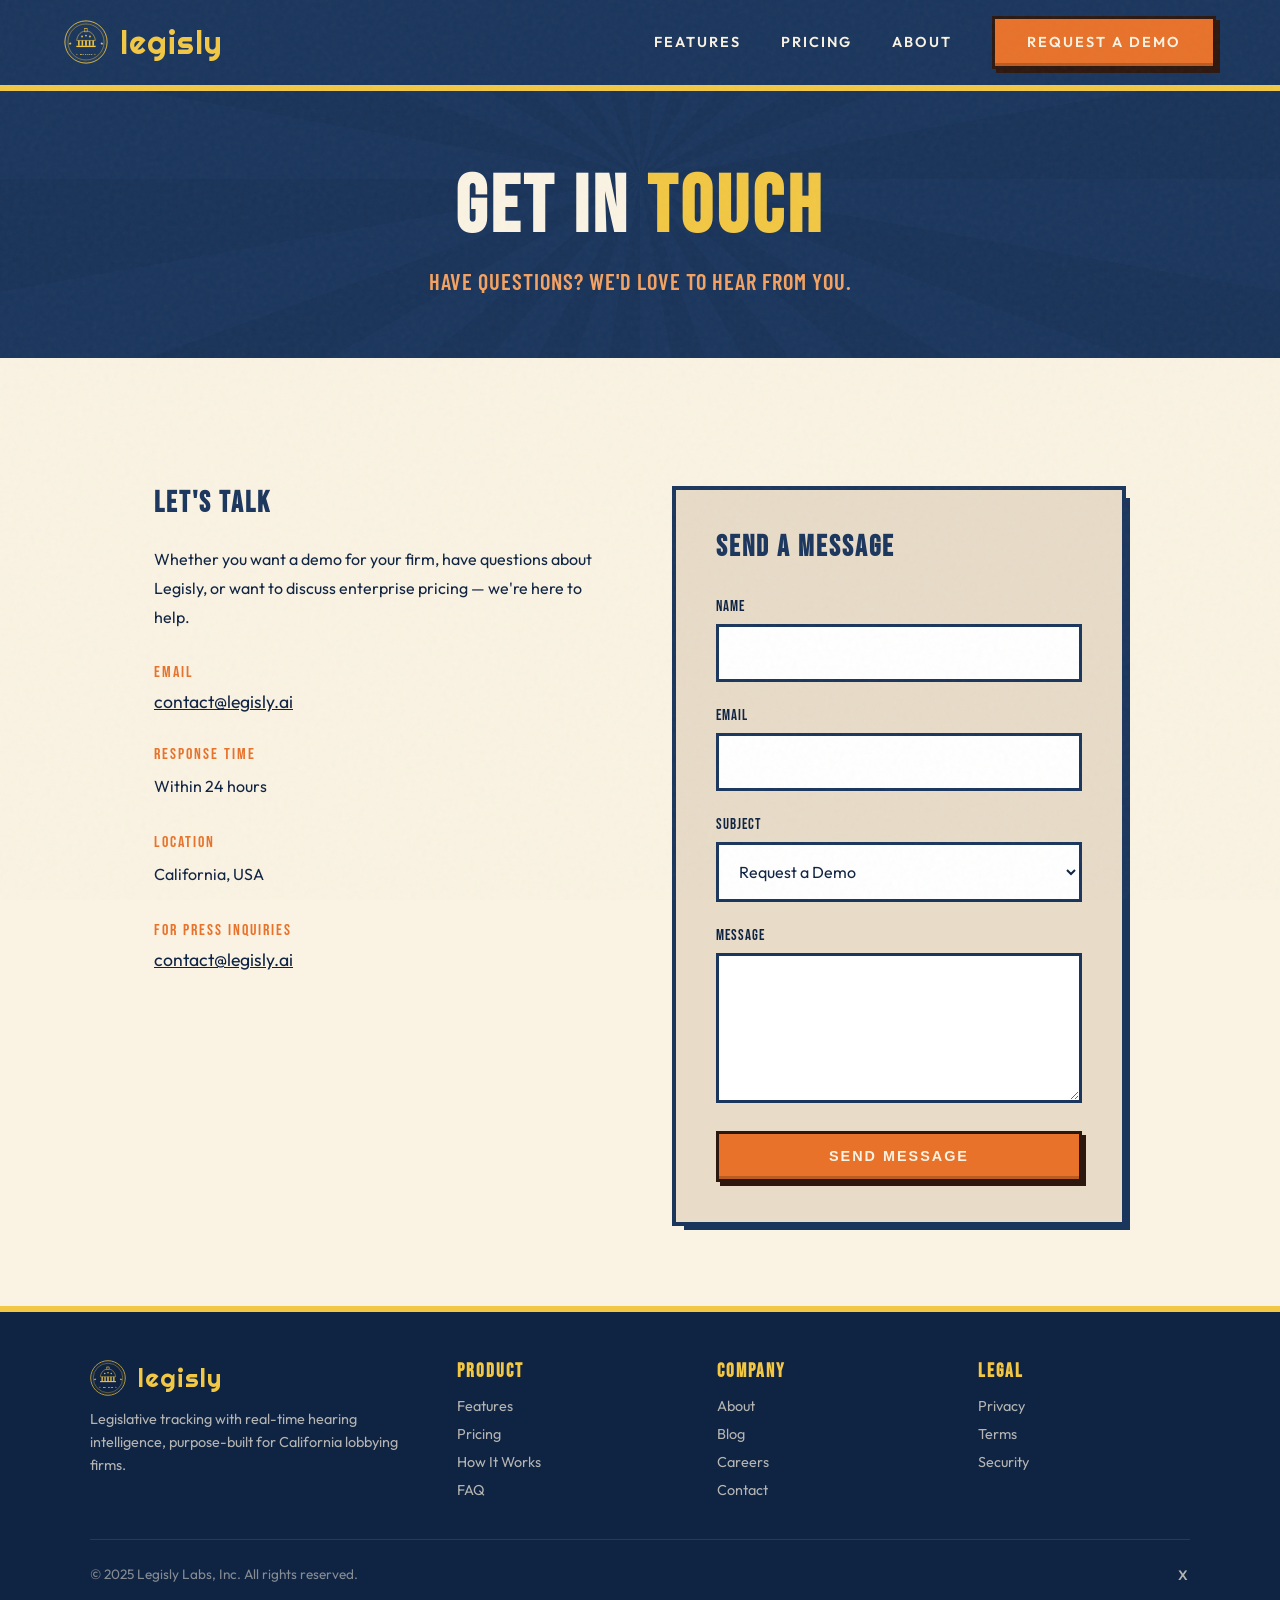
<file: contact.html>
<!DOCTYPE html>
<html lang="en">
<head>
    <meta charset="UTF-8">
    <meta name="viewport" content="width=device-width, initial-scale=1.0">
    <meta name="description" content="Legislative tracking with real-time hearing intelligence, purpose-built for California lobbying firms.">
    <meta property="og:title" content="Legisly — Built for California Lobbyists">
    <meta property="og:description" content="Real-time bill tracking, live hearing intelligence, branded client reports, and AI-powered analysis — purpose-built for CA lobbying firms.">
    <meta property="og:image" content="https://legisly.ai/og-image.png">
    <meta property="og:type" content="website">
    <meta name="twitter:card" content="summary_large_image">
    <meta name="twitter:image" content="https://legisly.ai/og-image.png">
    <title>Contact — Legisly</title>
    <link rel="icon" type="image/svg+xml" href="favicon.svg">
    <link rel="icon" type="image/png" sizes="32x32" href="favicon-32.png">
    <link rel="apple-touch-icon" sizes="180x180" href="apple-touch-icon.png">
    <link rel="preconnect" href="https://fonts.googleapis.com">
    <link rel="preconnect" href="https://fonts.gstatic.com" crossorigin>
    <link href="https://fonts.googleapis.com/css2?family=Outfit:wght@400;500;600;700;800;900&family=Bebas+Neue&family=Barlow+Condensed:wght@600;700;800&family=Righteous&display=swap" rel="stylesheet">
    <link rel="stylesheet" href="retro.css">
    <style>
        .contact-grid {
            display: grid;
            grid-template-columns: 1fr 1fr;
            gap: 4rem;
            margin-top: 3rem;
        }
        .contact-info h2 {
            font-family: 'Bebas Neue', sans-serif;
            font-size: 1.8rem;
            color: var(--blue-retro);
            letter-spacing: 2px;
            margin-bottom: 1.5rem;
        }
        .contact-info p {
            color: var(--blue-dark);
            line-height: 1.8;
            margin-bottom: 2rem;
        }
        .contact-method {
            margin-bottom: 2rem;
        }
        .contact-method h4 {
            font-family: 'Bebas Neue', sans-serif;
            font-size: 1rem;
            font-weight: 400;
            letter-spacing: 2px;
            text-transform: uppercase;
            color: var(--orange-warm);
            margin-bottom: 0.5rem;
        }
        .contact-method a {
            font-size: 1.1rem;
            color: var(--blue-dark);
        }
        .contact-method a:hover {
            color: var(--orange-warm);
        }
        .contact-method p {
            margin: 0;
            color: var(--blue-dark);
        }
        .contact-form {
            background: var(--cream-dark);
            border: 4px solid var(--blue-retro);
            padding: 2.5rem;
            position: relative;
        }
        .contact-form::before {
            content: '';
            position: absolute;
            top: 8px;
            left: 8px;
            right: -8px;
            bottom: -8px;
            background: var(--blue-retro);
            z-index: -1;
        }
        .contact-form h2 {
            font-family: 'Bebas Neue', sans-serif;
            font-size: 1.8rem;
            color: var(--blue-retro);
            letter-spacing: 2px;
            margin-bottom: 2rem;
        }
        .form-group {
            margin-bottom: 1.5rem;
        }
        .form-group label {
            display: block;
            font-family: 'Bebas Neue', sans-serif;
            font-size: 0.95rem;
            letter-spacing: 1px;
            margin-bottom: 0.5rem;
            color: var(--blue-dark);
        }
        .form-group input,
        .form-group textarea,
        .form-group select {
            width: 100%;
            padding: 1rem;
            border: 3px solid var(--blue-retro);
            background: white;
            color: var(--blue-dark);
            font-family: 'Outfit', sans-serif;
            font-size: 1rem;
            outline: none;
            transition: border-color 0.3s ease;
        }
        .form-group input:focus,
        .form-group textarea:focus,
        .form-group select:focus {
            border-color: var(--orange-warm);
        }
        .form-group textarea {
            min-height: 150px;
            resize: vertical;
        }
        .form-group select {
            cursor: pointer;
        }
        .contact-form .btn-retro {
            width: 100%;
            text-align: center;
        }
        @media (max-width: 768px) {
            .contact-grid {
                grid-template-columns: 1fr;
                gap: 3rem;
            }
        }
    </style>
</head>
<body>
    <!-- Navigation -->
    <nav>
        <a href="index.html" class="logo-lockup">
                    <svg class="logo-seal" viewBox="0 0 200 200" width="44" height="44" fill="none" xmlns="http://www.w3.org/2000/svg"><circle cx="100" cy="100" r="96" stroke="#F2C744" stroke-width="4"/><circle cx="100" cy="100" r="88" stroke="#F2C744" stroke-width="1" stroke-dasharray="2 4"/><circle cx="100" cy="100" r="82" stroke="#F2C744" stroke-width="2"/><g transform="translate(40,30)"><path d="M60 20C30 20 18 50 18 63L102 63C102 50 90 20 60 20Z" stroke="#F2C744" stroke-width="2.5"/><rect x="52" y="9" width="16" height="15" stroke="#F2C744" stroke-width="2"/><circle cx="60" cy="9" r="3" fill="#F2C744"/><circle cx="42" cy="45" r="4" fill="#F2C744"/><circle cx="60" cy="41" r="4" fill="#F2C744"/><circle cx="78" cy="45" r="4" fill="#F2C744"/><rect x="24" y="63" width="7" height="24" fill="#F2C744"/><rect x="40" y="63" width="7" height="24" fill="#F2C744"/><rect x="56" y="63" width="8" height="24" fill="#F2C744"/><rect x="73" y="63" width="7" height="24" fill="#F2C744"/><rect x="89" y="63" width="7" height="24" fill="#F2C744"/><rect x="16" y="87" width="88" height="6" fill="#F2C744"/></g><g fill="#F2C744"><polygon points="28,100 30,105 35,105 31,108 32.5,113 28,110 23.5,113 25,108 21,105 26,105"/><polygon points="172,100 174,105 179,105 175,108 176.5,113 172,110 167.5,113 169,108 165,105 170,105"/></g><text x="100" y="158" text-anchor="middle" fill="#F2C744" font-family="Righteous,cursive" font-size="11" letter-spacing="2">&#x2605; EST 2025 &#x2605;</text></svg>
                    <span class="logo-text">legisly</span>
                </a>
        <button class="hamburger" id="hamburger" aria-label="Menu">
            <span></span><span></span><span></span>
        </button>
        <div class="nav-links" id="navLinks">
            <a href="features.html">Features</a>
            <a href="pricing.html">Pricing</a>
            <a href="about.html">About</a>
            <a href="#" class="btn-retro" onclick="openModal(); return false;">Request a Demo</a>
        </div>
    </nav>

    <section class="page-header">
        <h1>GET IN <span class="accent">TOUCH</span></h1>
        <p>Have questions? We'd love to hear from you.</p>
    </section>

    <section class="section">
        <div class="contact-grid">
            <div class="contact-info">
                <h2>Let's Talk</h2>
                <p>Whether you want a demo for your firm, have questions about Legisly, or want to discuss enterprise pricing &mdash; we're here to help.</p>

                <div class="contact-method">
                    <h4>Email</h4>
                    <a href="mailto:contact@legisly.ai">contact@legisly.ai</a>
                </div>

                <div class="contact-method">
                    <h4>Response Time</h4>
                    <p>Within 24 hours</p>
                </div>

                <div class="contact-method">
                    <h4>Location</h4>
                    <p>California, USA</p>
                </div>

                <div class="contact-method">
                    <h4>For Press Inquiries</h4>
                    <a href="mailto:contact@legisly.ai">contact@legisly.ai</a>
                </div>
            </div>

            <div class="contact-form">
                <h2>Send a Message</h2>
                <form action="https://formspree.io/f/mdalewlb" method="POST">
                    <div class="form-group">
                        <label for="name">Name</label>
                        <input type="text" id="name" name="name" required>
                    </div>

                    <div class="form-group">
                        <label for="email">Email</label>
                        <input type="email" id="email" name="email" required>
                    </div>

                    <div class="form-group">
                        <label for="subject">Subject</label>
                        <select id="subject" name="subject">
                            <option value="Demo Request">Request a Demo</option>
                            <option value="Enterprise Pricing">Enterprise Pricing</option>
                            <option value="CapitolTrack Migration">CapitolTrack Migration</option>
                            <option value="Partnership">Partnership</option>
                            <option value="Press/Media">Press/Media</option>
                            <option value="Other">Other</option>
                        </select>
                    </div>

                    <div class="form-group">
                        <label for="message">Message</label>
                        <textarea id="message" name="message" required></textarea>
                    </div>

                    <input type="hidden" name="_subject" value="New Contact Form Submission - Legisly">
                    <input type="hidden" name="_next" value="https://legisly.ai/thank-you.html">

                    <button type="submit" class="btn-retro">Send Message</button>
                </form>
            </div>
        </div>
    </section>

    <!-- Footer -->
    <footer>
        <div class="footer-content">
            <div class="footer-brand">
                <a href="index.html" class="logo-lockup">
                    <svg class="logo-seal" viewBox="0 0 200 200" width="44" height="44" fill="none" xmlns="http://www.w3.org/2000/svg"><circle cx="100" cy="100" r="96" stroke="#F2C744" stroke-width="4"/><circle cx="100" cy="100" r="88" stroke="#F2C744" stroke-width="1" stroke-dasharray="2 4"/><circle cx="100" cy="100" r="82" stroke="#F2C744" stroke-width="2"/><g transform="translate(40,30)"><path d="M60 20C30 20 18 50 18 63L102 63C102 50 90 20 60 20Z" stroke="#F2C744" stroke-width="2.5"/><rect x="52" y="9" width="16" height="15" stroke="#F2C744" stroke-width="2"/><circle cx="60" cy="9" r="3" fill="#F2C744"/><circle cx="42" cy="45" r="4" fill="#F2C744"/><circle cx="60" cy="41" r="4" fill="#F2C744"/><circle cx="78" cy="45" r="4" fill="#F2C744"/><rect x="24" y="63" width="7" height="24" fill="#F2C744"/><rect x="40" y="63" width="7" height="24" fill="#F2C744"/><rect x="56" y="63" width="8" height="24" fill="#F2C744"/><rect x="73" y="63" width="7" height="24" fill="#F2C744"/><rect x="89" y="63" width="7" height="24" fill="#F2C744"/><rect x="16" y="87" width="88" height="6" fill="#F2C744"/></g><g fill="#F2C744"><polygon points="28,100 30,105 35,105 31,108 32.5,113 28,110 23.5,113 25,108 21,105 26,105"/><polygon points="172,100 174,105 179,105 175,108 176.5,113 172,110 167.5,113 169,108 165,105 170,105"/></g><text x="100" y="158" text-anchor="middle" fill="#F2C744" font-family="Righteous,cursive" font-size="11" letter-spacing="2">&#x2605; EST 2025 &#x2605;</text></svg>
                    <span class="logo-text">legisly</span>
                </a>
                <p>Legislative tracking with real-time hearing intelligence, purpose-built for California lobbying firms.</p>
            </div>
            <div class="footer-column">
                <h4>Product</h4>
                <ul>
                    <li><a href="features.html">Features</a></li>
                    <li><a href="pricing.html">Pricing</a></li>
                    <li><a href="how-it-works.html">How It Works</a></li>
                    <li><a href="faq.html">FAQ</a></li>
                </ul>
            </div>
            <div class="footer-column">
                <h4>Company</h4>
                <ul>
                    <li><a href="about.html">About</a></li>
                    <li><a href="blog.html">Blog</a></li>
                    <li><a href="careers.html">Careers</a></li>
                    <li><a href="contact.html">Contact</a></li>
                </ul>
            </div>
            <div class="footer-column">
                <h4>Legal</h4>
                <ul>
                    <li><a href="privacy.html">Privacy</a></li>
                    <li><a href="terms.html">Terms</a></li>
                    <li><a href="security.html">Security</a></li>
                </ul>
            </div>
        </div>
        <div class="footer-bottom">
            <p>&copy; 2025 Legisly Labs, Inc. All rights reserved.</p>
            <div class="social-links">
                <a href="https://x.com/LegislyAI" target="_blank" rel="noopener noreferrer">X</a>
            </div>
        </div>
    </footer>

    <!-- Email Modal -->
    <div class="modal-overlay" id="emailModal">
        <div class="modal">
            <button class="modal-close" id="modalClose">&times;</button>
            <h2>REQUEST A DEMO</h2>
            <p>See how Legisly replaces CapitolTrack with real-time hearing intelligence and AI-powered analysis.</p>
            <form class="modal-form" action="https://formspree.io/f/mdalewlb" method="POST">
                <input type="email" name="email" placeholder="you@yourfirm.com" required>
                <input type="hidden" name="_subject" value="New Legisly Demo Request!">
                <button type="submit">REQUEST DEMO</button>
                <span class="waitlist-note">Launching Summer 2026</span>
            </form>
        </div>
    </div>

    <script>
        // Modal
        function openModal() {
            document.getElementById('emailModal').classList.add('active');
            document.body.style.overflow = 'hidden';
            setTimeout(() => document.querySelector('.modal-form input[type="email"]').focus(), 300);
        }
        function closeModal() {
            document.getElementById('emailModal').classList.remove('active');
            document.body.style.overflow = '';
        }
        document.getElementById('modalClose').addEventListener('click', closeModal);
        document.getElementById('emailModal').addEventListener('click', function(e) {
            if (e.target === this) closeModal();
        });
        document.addEventListener('keydown', function(e) {
            if (e.key === 'Escape') closeModal();
        });

        // Hamburger menu
        document.getElementById('hamburger').addEventListener('click', function() {
            document.getElementById('navLinks').classList.toggle('open');
        });
    </script>
</body>
</html>
</file>
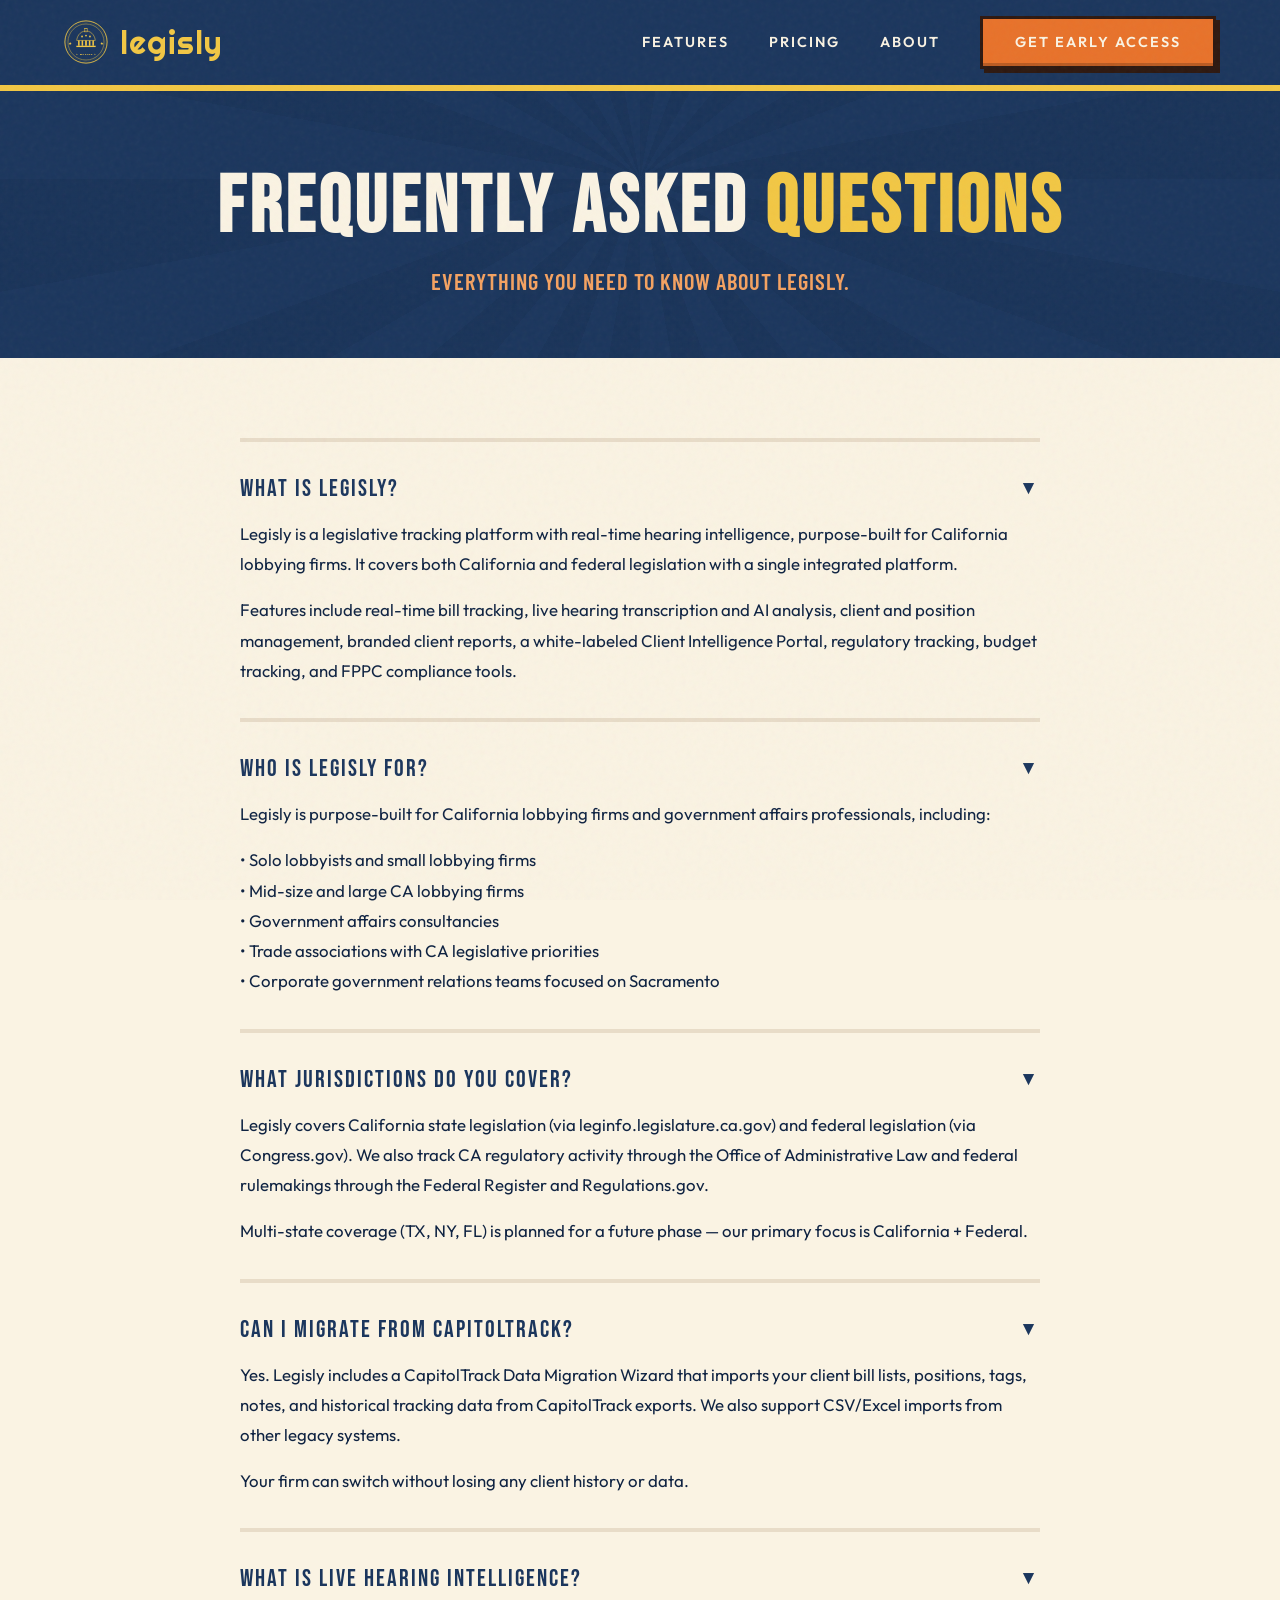
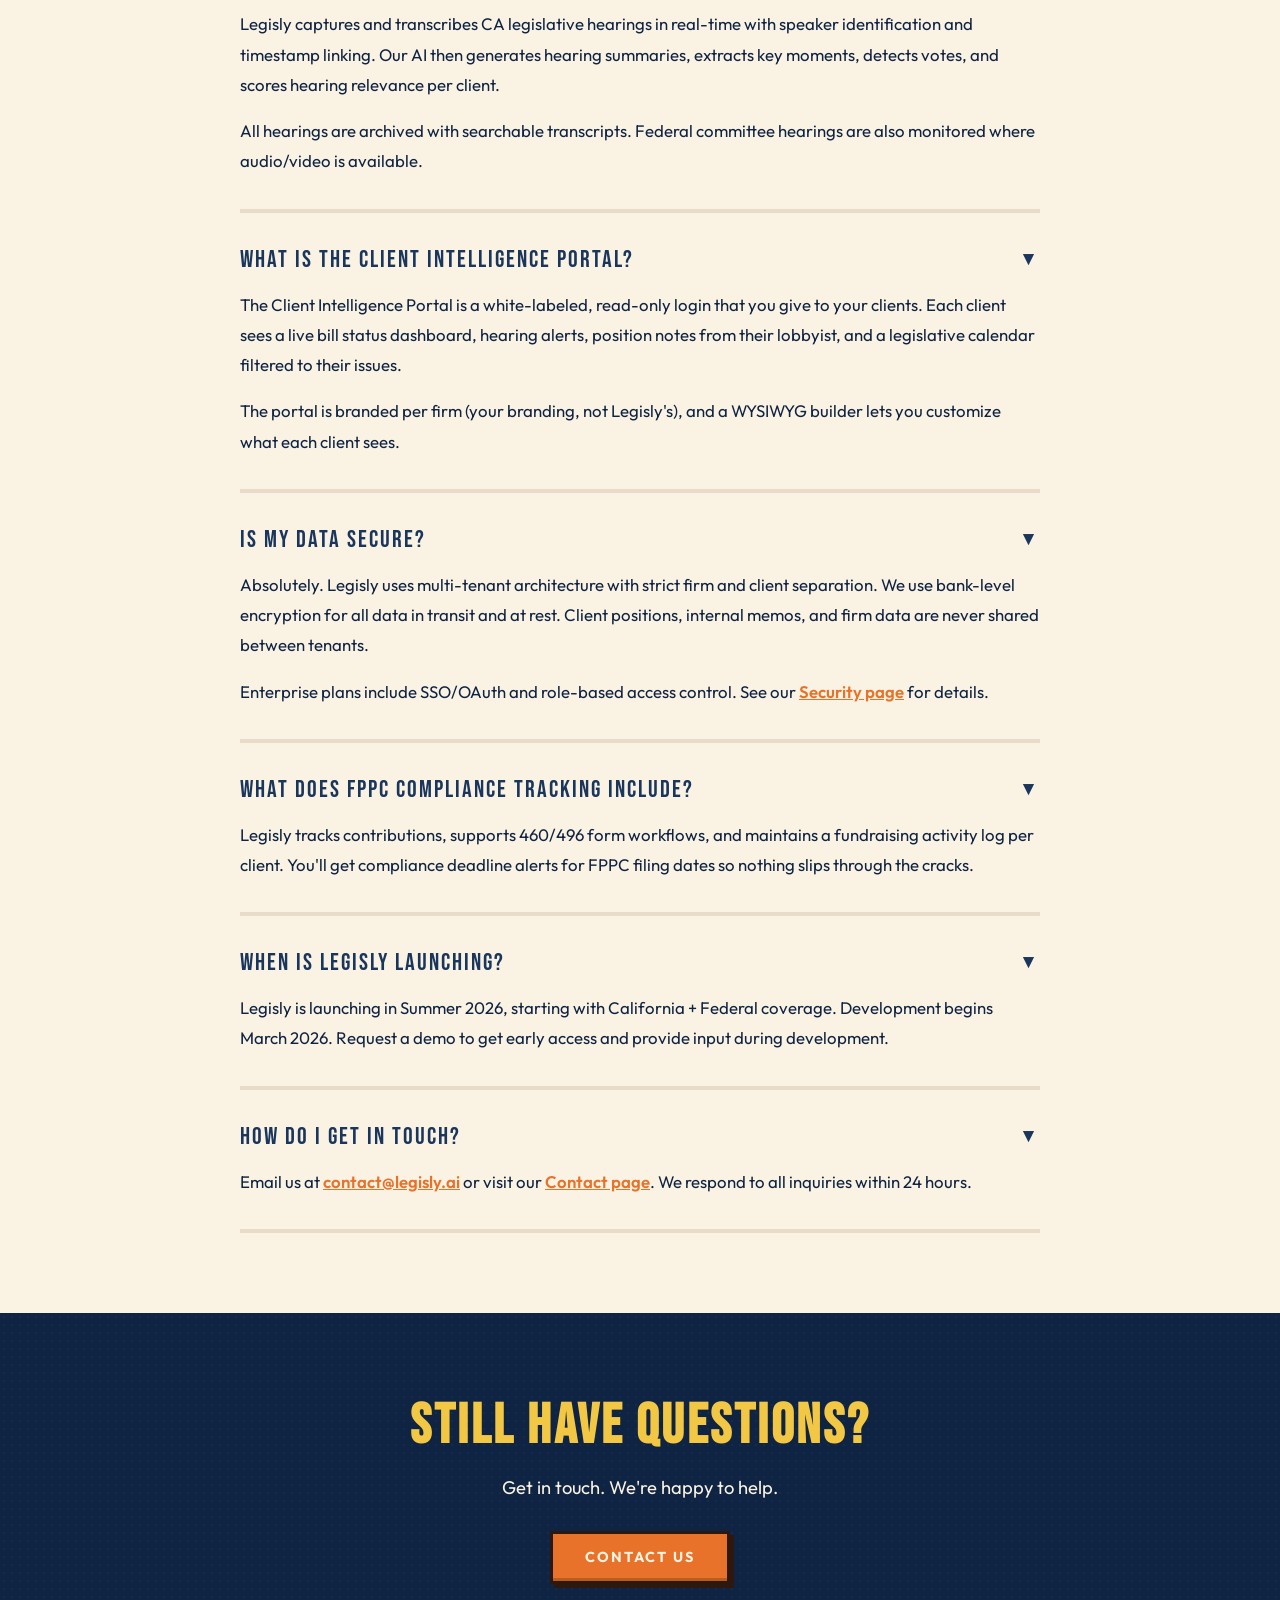
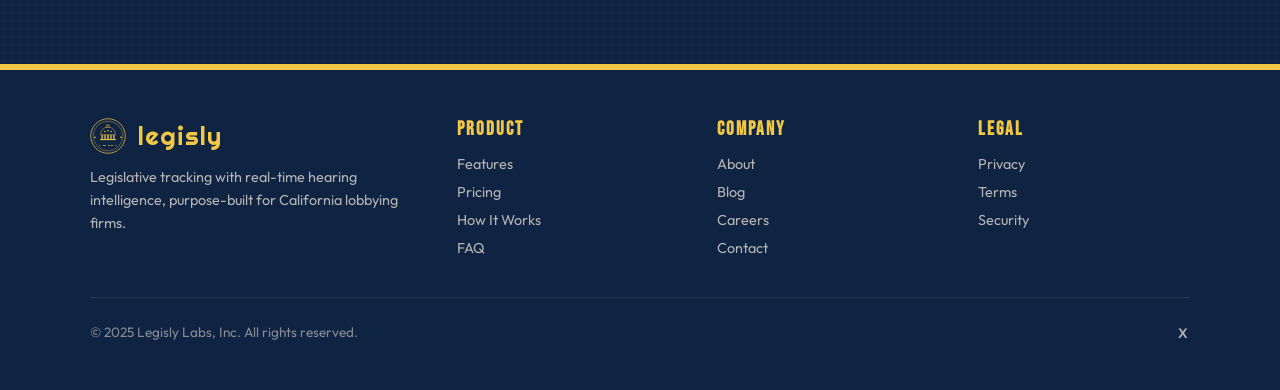
<file: faq.html>
<!DOCTYPE html>
<html lang="en">
<head>
    <meta charset="UTF-8">
    <meta name="viewport" content="width=device-width, initial-scale=1.0">
    <meta name="description" content="Frequently asked questions about Legisly — legislative tracking with real-time hearing intelligence for California lobbying firms.">
    <meta property="og:title" content="FAQ — Legisly">
    <meta property="og:description" content="Questions about Legisly's CA + Federal bill tracking, live hearing intelligence, client portals, and CapitolTrack migration.">
    <meta property="og:image" content="https://legisly.ai/og-image.png">
    <meta property="og:type" content="website">
    <meta name="twitter:card" content="summary_large_image">
    <meta name="twitter:image" content="https://legisly.ai/og-image.png">
    <title>FAQ — Legisly</title>
    <link rel="icon" type="image/svg+xml" href="favicon.svg">
    <link rel="icon" type="image/png" sizes="32x32" href="favicon-32.png">
    <link rel="apple-touch-icon" sizes="180x180" href="apple-touch-icon.png">
    <link rel="preconnect" href="https://fonts.googleapis.com">
    <link rel="preconnect" href="https://fonts.gstatic.com" crossorigin>
    <link href="https://fonts.googleapis.com/css2?family=Outfit:wght@400;500;600;700;800;900&family=Bebas+Neue&family=Barlow+Condensed:wght@600;700;800&family=Righteous&display=swap" rel="stylesheet">
    <link rel="stylesheet" href="retro.css">
    <style>
        .faq-list {
            max-width: 800px;
            margin: 0 auto;
        }
        .faq-item {
            border-bottom: 4px solid var(--cream-dark);
            padding: 2rem 0;
        }
        .faq-item:first-child {
            border-top: 4px solid var(--cream-dark);
        }
        .faq-question {
            font-family: 'Bebas Neue', sans-serif;
            font-size: 1.5rem;
            color: var(--blue-retro);
            letter-spacing: 2px;
            cursor: pointer;
            display: flex;
            justify-content: space-between;
            align-items: center;
            margin-bottom: 1rem;
        }
        .faq-question .toggle-arrow {
            font-size: 1.2rem;
            transition: transform 0.3s;
        }
        .faq-answer {
            color: var(--blue-dark);
            line-height: 1.8;
            font-size: 1.05rem;
        }
        .faq-answer p {
            margin-bottom: 1rem;
        }
        .faq-answer p:last-child {
            margin-bottom: 0;
        }
        .faq-answer a {
            color: var(--orange-warm);
            font-weight: 600;
        }
    </style>
</head>
<body>
    <!-- Navigation -->
    <nav>
        <a href="index.html" class="logo-lockup">
                    <svg class="logo-seal" viewBox="0 0 200 200" width="44" height="44" fill="none" xmlns="http://www.w3.org/2000/svg"><circle cx="100" cy="100" r="96" stroke="#F2C744" stroke-width="4"/><circle cx="100" cy="100" r="88" stroke="#F2C744" stroke-width="1" stroke-dasharray="2 4"/><circle cx="100" cy="100" r="82" stroke="#F2C744" stroke-width="2"/><g transform="translate(40,30)"><path d="M60 20C30 20 18 50 18 63L102 63C102 50 90 20 60 20Z" stroke="#F2C744" stroke-width="2.5"/><rect x="52" y="9" width="16" height="15" stroke="#F2C744" stroke-width="2"/><circle cx="60" cy="9" r="3" fill="#F2C744"/><circle cx="42" cy="45" r="4" fill="#F2C744"/><circle cx="60" cy="41" r="4" fill="#F2C744"/><circle cx="78" cy="45" r="4" fill="#F2C744"/><rect x="24" y="63" width="7" height="24" fill="#F2C744"/><rect x="40" y="63" width="7" height="24" fill="#F2C744"/><rect x="56" y="63" width="8" height="24" fill="#F2C744"/><rect x="73" y="63" width="7" height="24" fill="#F2C744"/><rect x="89" y="63" width="7" height="24" fill="#F2C744"/><rect x="16" y="87" width="88" height="6" fill="#F2C744"/></g><g fill="#F2C744"><polygon points="28,100 30,105 35,105 31,108 32.5,113 28,110 23.5,113 25,108 21,105 26,105"/><polygon points="172,100 174,105 179,105 175,108 176.5,113 172,110 167.5,113 169,108 165,105 170,105"/></g><text x="100" y="158" text-anchor="middle" fill="#F2C744" font-family="Righteous,cursive" font-size="11" letter-spacing="2">&#x2605; EST 2025 &#x2605;</text></svg>
                    <span class="logo-text">legisly</span>
                </a>
        <button class="hamburger" id="hamburger" aria-label="Menu">
            <span></span><span></span><span></span>
        </button>
        <div class="nav-links" id="navLinks">
            <a href="features.html">Features</a>
            <a href="pricing.html">Pricing</a>
            <a href="about.html">About</a>
            <a href="#" class="btn-retro" onclick="openModal(); return false;">Get Early Access</a>
        </div>
    </nav>

    <!-- Page Header -->
    <section class="page-header">
        <h1>FREQUENTLY ASKED <span class="accent">QUESTIONS</span></h1>
        <p>Everything you need to know about Legisly.</p>
    </section>

    <!-- FAQ Section -->
    <section class="section">
        <div class="faq-list">
            <div class="faq-item">
                <div class="faq-question">What is Legisly? <span class="toggle-arrow">&#9660;</span></div>
                <div class="faq-answer">
                    <p>Legisly is a legislative tracking platform with real-time hearing intelligence, purpose-built for California lobbying firms. It covers both California and federal legislation with a single integrated platform.</p>
                    <p>Features include real-time bill tracking, live hearing transcription and AI analysis, client and position management, branded client reports, a white-labeled Client Intelligence Portal, regulatory tracking, budget tracking, and FPPC compliance tools.</p>
                </div>
            </div>

            <div class="faq-item">
                <div class="faq-question">Who is Legisly for? <span class="toggle-arrow">&#9660;</span></div>
                <div class="faq-answer">
                    <p>Legisly is purpose-built for California lobbying firms and government affairs professionals, including:</p>
                    <p>&bull; Solo lobbyists and small lobbying firms<br>
                    &bull; Mid-size and large CA lobbying firms<br>
                    &bull; Government affairs consultancies<br>
                    &bull; Trade associations with CA legislative priorities<br>
                    &bull; Corporate government relations teams focused on Sacramento</p>
                </div>
            </div>

            <div class="faq-item">
                <div class="faq-question">What jurisdictions do you cover? <span class="toggle-arrow">&#9660;</span></div>
                <div class="faq-answer">
                    <p>Legisly covers California state legislation (via leginfo.legislature.ca.gov) and federal legislation (via Congress.gov). We also track CA regulatory activity through the Office of Administrative Law and federal rulemakings through the Federal Register and Regulations.gov.</p>
                    <p>Multi-state coverage (TX, NY, FL) is planned for a future phase &mdash; our primary focus is California + Federal.</p>
                </div>
            </div>

            <div class="faq-item">
                <div class="faq-question">Can I migrate from CapitolTrack? <span class="toggle-arrow">&#9660;</span></div>
                <div class="faq-answer">
                    <p>Yes. Legisly includes a CapitolTrack Data Migration Wizard that imports your client bill lists, positions, tags, notes, and historical tracking data from CapitolTrack exports. We also support CSV/Excel imports from other legacy systems.</p>
                    <p>Your firm can switch without losing any client history or data.</p>
                </div>
            </div>

            <div class="faq-item">
                <div class="faq-question">What is Live Hearing Intelligence? <span class="toggle-arrow">&#9660;</span></div>
                <div class="faq-answer">
                    <p>Legisly captures and transcribes CA legislative hearings in real-time with speaker identification and timestamp linking. Our AI then generates hearing summaries, extracts key moments, detects votes, and scores hearing relevance per client.</p>
                    <p>All hearings are archived with searchable transcripts. Federal committee hearings are also monitored where audio/video is available.</p>
                </div>
            </div>

            <div class="faq-item">
                <div class="faq-question">What is the Client Intelligence Portal? <span class="toggle-arrow">&#9660;</span></div>
                <div class="faq-answer">
                    <p>The Client Intelligence Portal is a white-labeled, read-only login that you give to your clients. Each client sees a live bill status dashboard, hearing alerts, position notes from their lobbyist, and a legislative calendar filtered to their issues.</p>
                    <p>The portal is branded per firm (your branding, not Legisly's), and a WYSIWYG builder lets you customize what each client sees.</p>
                </div>
            </div>

            <div class="faq-item">
                <div class="faq-question">Is my data secure? <span class="toggle-arrow">&#9660;</span></div>
                <div class="faq-answer">
                    <p>Absolutely. Legisly uses multi-tenant architecture with strict firm and client separation. We use bank-level encryption for all data in transit and at rest. Client positions, internal memos, and firm data are never shared between tenants.</p>
                    <p>Enterprise plans include SSO/OAuth and role-based access control. See our <a href="security.html">Security page</a> for details.</p>
                </div>
            </div>

            <div class="faq-item">
                <div class="faq-question">What does FPPC compliance tracking include? <span class="toggle-arrow">&#9660;</span></div>
                <div class="faq-answer">
                    <p>Legisly tracks contributions, supports 460/496 form workflows, and maintains a fundraising activity log per client. You'll get compliance deadline alerts for FPPC filing dates so nothing slips through the cracks.</p>
                </div>
            </div>

            <div class="faq-item">
                <div class="faq-question">When is Legisly launching? <span class="toggle-arrow">&#9660;</span></div>
                <div class="faq-answer">
                    <p>Legisly is launching in Summer 2026, starting with California + Federal coverage. Development begins March 2026. Request a demo to get early access and provide input during development.</p>
                </div>
            </div>

            <div class="faq-item">
                <div class="faq-question">How do I get in touch? <span class="toggle-arrow">&#9660;</span></div>
                <div class="faq-answer">
                    <p>Email us at <a href="mailto:contact@legisly.ai">contact@legisly.ai</a> or visit our <a href="contact.html">Contact page</a>. We respond to all inquiries within 24 hours.</p>
                </div>
            </div>
        </div>
    </section>

    <!-- CTA Section -->
    <section class="cta-section" id="cta">
        <h2>STILL HAVE QUESTIONS?</h2>
        <p>Get in touch. We're happy to help.</p>
        <a href="contact.html" class="btn-retro">Contact Us</a>
    </section>

    <!-- Footer -->
    <footer>
        <div class="footer-content">
            <div class="footer-brand">
                <a href="index.html" class="logo-lockup">
                    <svg class="logo-seal" viewBox="0 0 200 200" width="44" height="44" fill="none" xmlns="http://www.w3.org/2000/svg"><circle cx="100" cy="100" r="96" stroke="#F2C744" stroke-width="4"/><circle cx="100" cy="100" r="88" stroke="#F2C744" stroke-width="1" stroke-dasharray="2 4"/><circle cx="100" cy="100" r="82" stroke="#F2C744" stroke-width="2"/><g transform="translate(40,30)"><path d="M60 20C30 20 18 50 18 63L102 63C102 50 90 20 60 20Z" stroke="#F2C744" stroke-width="2.5"/><rect x="52" y="9" width="16" height="15" stroke="#F2C744" stroke-width="2"/><circle cx="60" cy="9" r="3" fill="#F2C744"/><circle cx="42" cy="45" r="4" fill="#F2C744"/><circle cx="60" cy="41" r="4" fill="#F2C744"/><circle cx="78" cy="45" r="4" fill="#F2C744"/><rect x="24" y="63" width="7" height="24" fill="#F2C744"/><rect x="40" y="63" width="7" height="24" fill="#F2C744"/><rect x="56" y="63" width="8" height="24" fill="#F2C744"/><rect x="73" y="63" width="7" height="24" fill="#F2C744"/><rect x="89" y="63" width="7" height="24" fill="#F2C744"/><rect x="16" y="87" width="88" height="6" fill="#F2C744"/></g><g fill="#F2C744"><polygon points="28,100 30,105 35,105 31,108 32.5,113 28,110 23.5,113 25,108 21,105 26,105"/><polygon points="172,100 174,105 179,105 175,108 176.5,113 172,110 167.5,113 169,108 165,105 170,105"/></g><text x="100" y="158" text-anchor="middle" fill="#F2C744" font-family="Righteous,cursive" font-size="11" letter-spacing="2">&#x2605; EST 2025 &#x2605;</text></svg>
                    <span class="logo-text">legisly</span>
                </a>
                <p>Legislative tracking with real-time hearing intelligence, purpose-built for California lobbying firms.</p>
            </div>
            <div class="footer-column">
                <h4>Product</h4>
                <ul>
                    <li><a href="features.html">Features</a></li>
                    <li><a href="pricing.html">Pricing</a></li>
                    <li><a href="how-it-works.html">How It Works</a></li>
                    <li><a href="faq.html">FAQ</a></li>
                </ul>
            </div>
            <div class="footer-column">
                <h4>Company</h4>
                <ul>
                    <li><a href="about.html">About</a></li>
                    <li><a href="blog.html">Blog</a></li>
                    <li><a href="careers.html">Careers</a></li>
                    <li><a href="contact.html">Contact</a></li>
                </ul>
            </div>
            <div class="footer-column">
                <h4>Legal</h4>
                <ul>
                    <li><a href="privacy.html">Privacy</a></li>
                    <li><a href="terms.html">Terms</a></li>
                    <li><a href="security.html">Security</a></li>
                </ul>
            </div>
        </div>
        <div class="footer-bottom">
            <p>&copy; 2025 Legisly Labs, Inc. All rights reserved.</p>
            <div class="social-links">
                <a href="https://x.com/LegislyAI" target="_blank" rel="noopener noreferrer">X</a>
            </div>
        </div>
    </footer>

    <!-- Email Modal -->
    <div class="modal-overlay" id="emailModal">
        <div class="modal">
            <button class="modal-close" id="modalClose">&times;</button>
            <h2>REQUEST A DEMO</h2>
            <p>See how Legisly replaces CapitolTrack with real-time hearing intelligence and AI-powered analysis.</p>
            <form class="modal-form" action="https://formspree.io/f/mdalewlb" method="POST">
                <input type="email" name="email" placeholder="you@yourfirm.com" required>
                <input type="hidden" name="_subject" value="New Legisly Demo Request!">
                <button type="submit">REQUEST DEMO</button>
                <span class="waitlist-note">Launching Summer 2026</span>
            </form>
        </div>
    </div>

    <script>
        // Modal
        function openModal() {
            document.getElementById('emailModal').classList.add('active');
            document.body.style.overflow = 'hidden';
            setTimeout(() => document.querySelector('.modal-form input[type="email"]').focus(), 300);
        }
        function closeModal() {
            document.getElementById('emailModal').classList.remove('active');
            document.body.style.overflow = '';
        }
        document.getElementById('modalClose').addEventListener('click', closeModal);
        document.getElementById('emailModal').addEventListener('click', function(e) {
            if (e.target === this) closeModal();
        });
        document.addEventListener('keydown', function(e) {
            if (e.key === 'Escape') closeModal();
        });

        // Hamburger menu
        document.getElementById('hamburger').addEventListener('click', function() {
            document.getElementById('navLinks').classList.toggle('open');
        });
    </script>
</body>
</html>
</file>
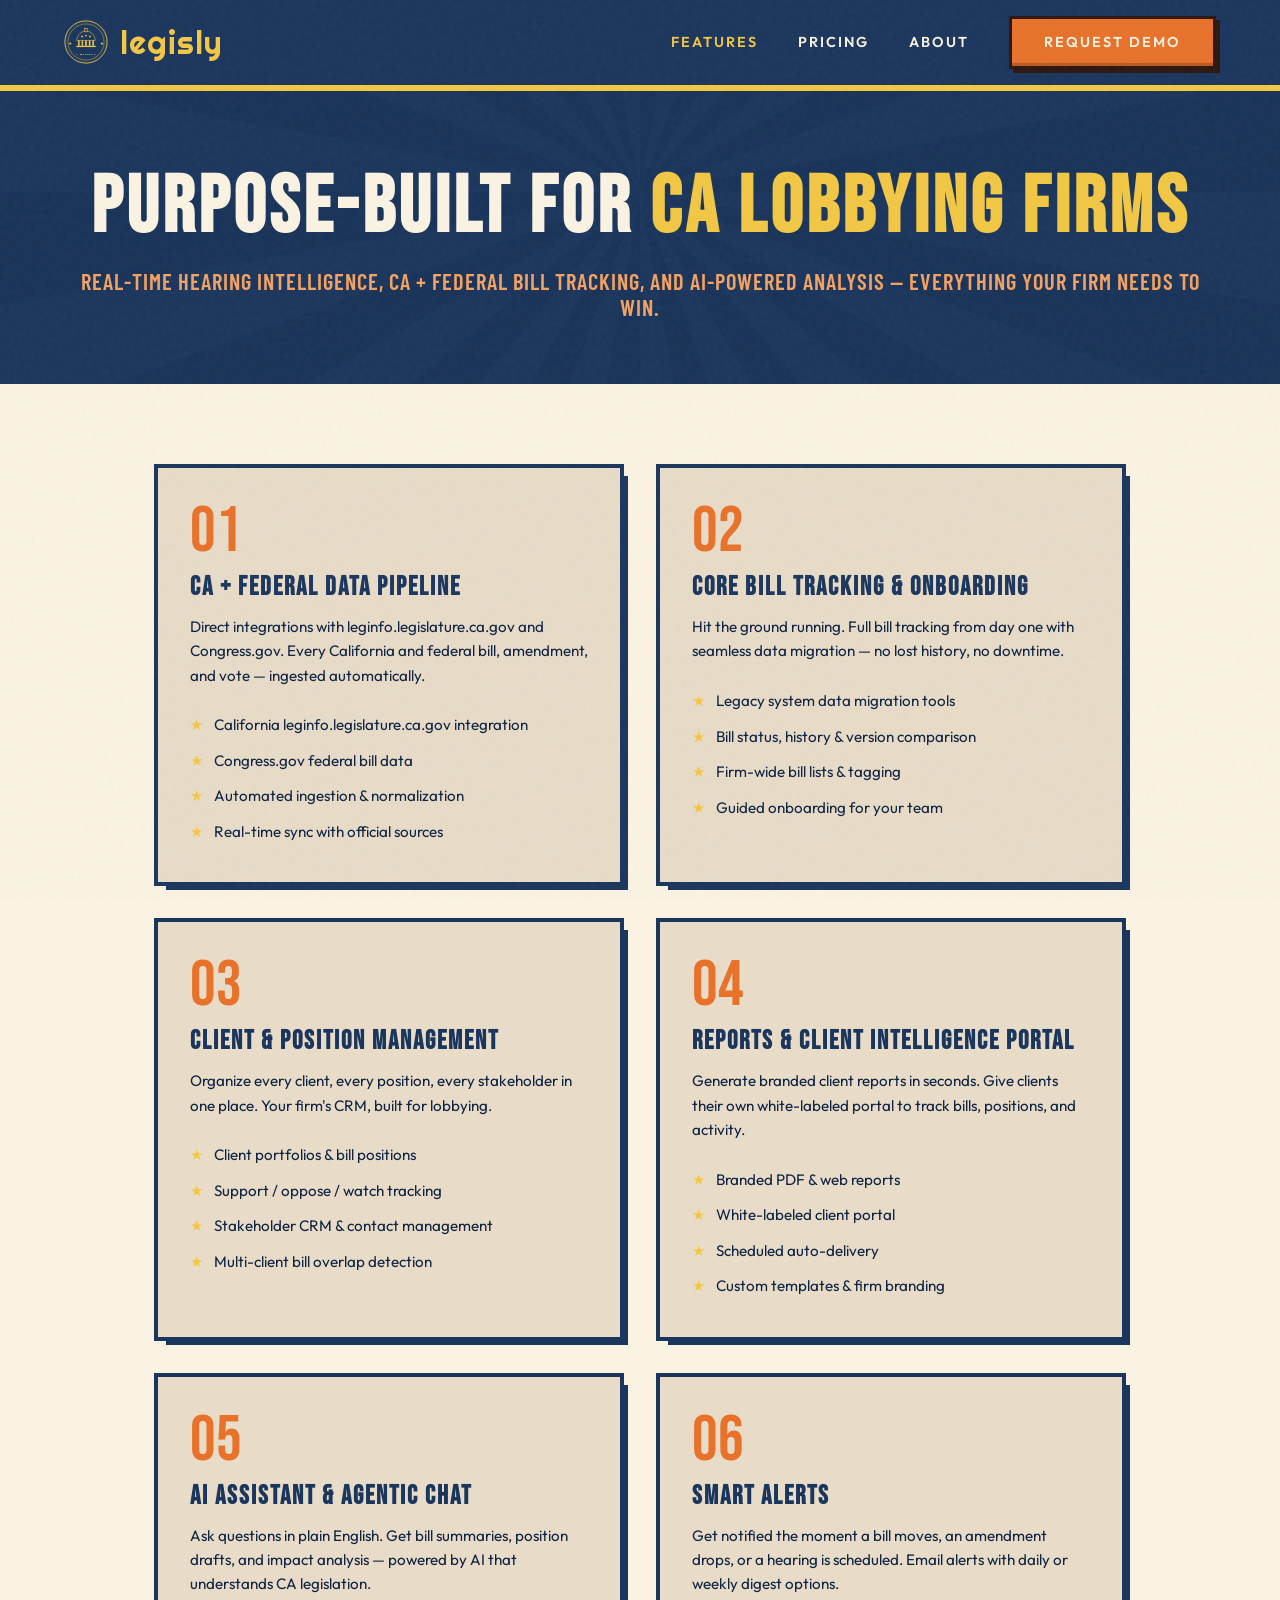
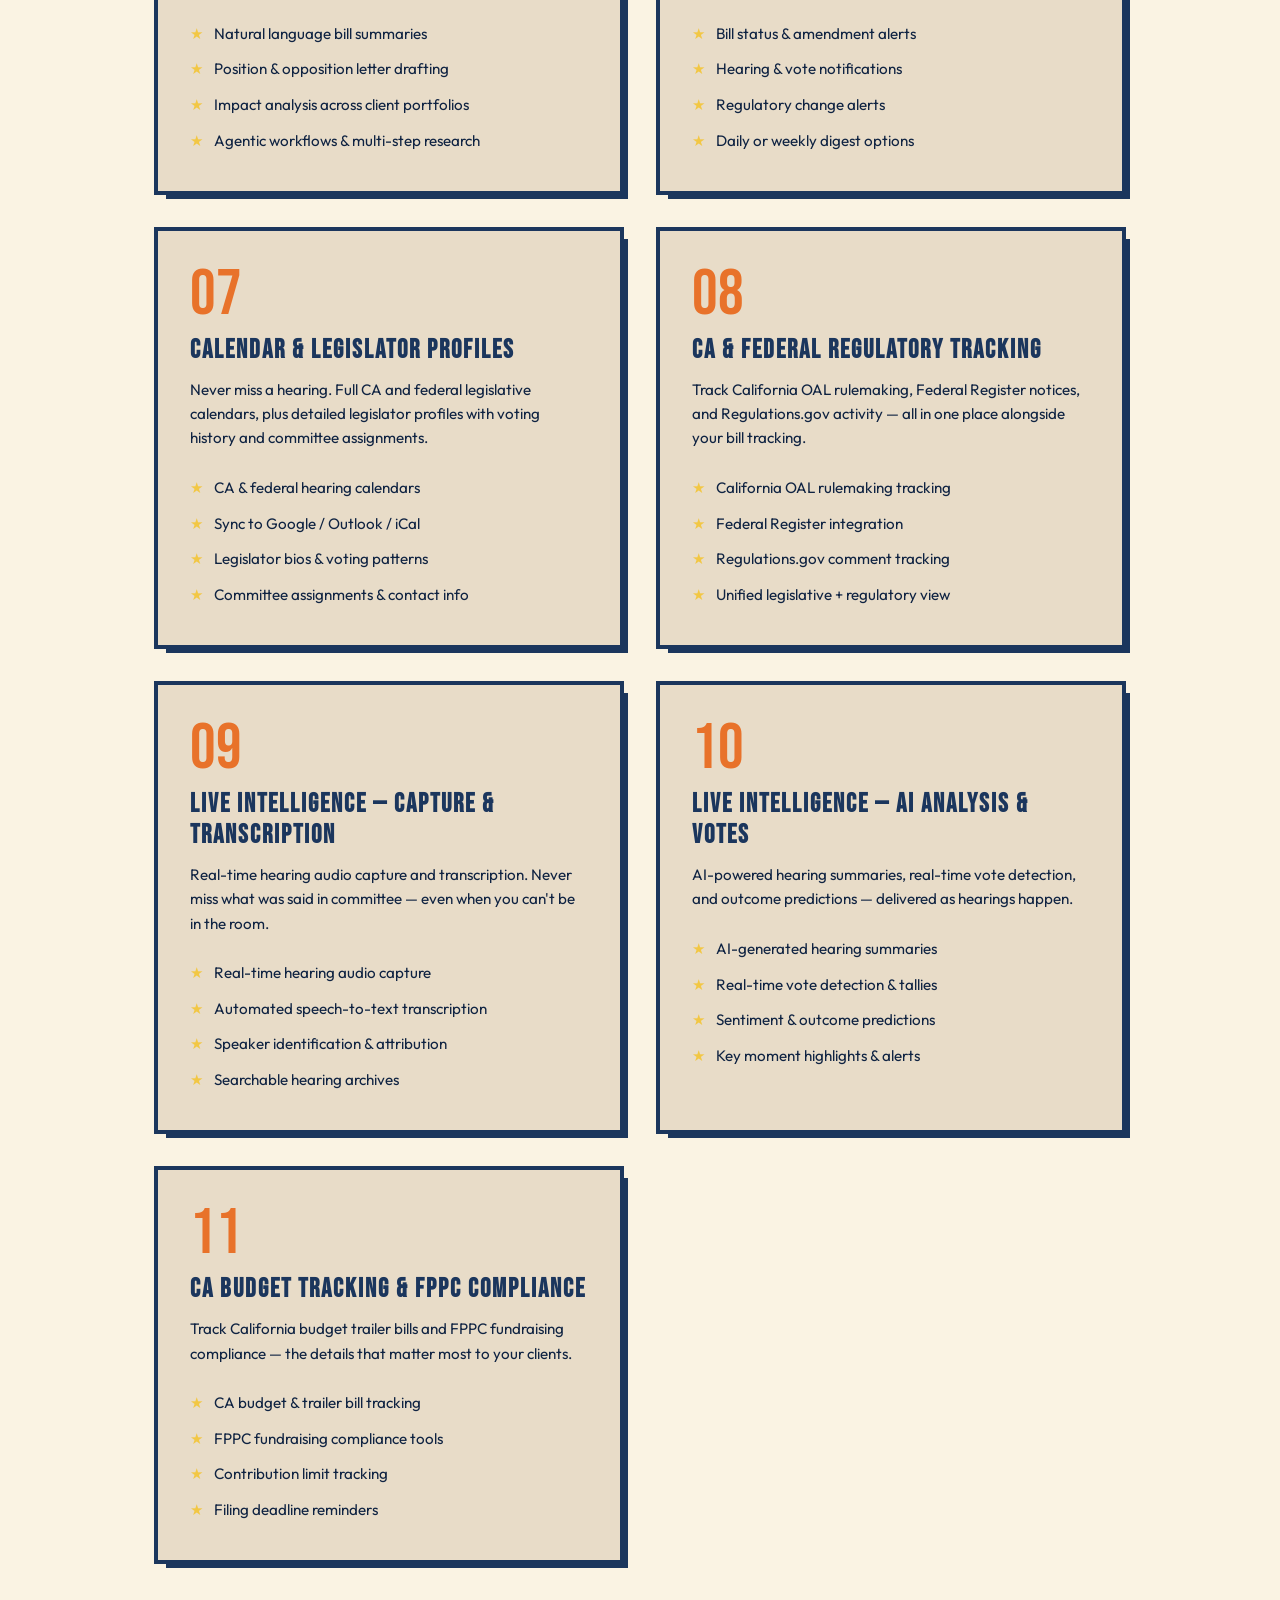
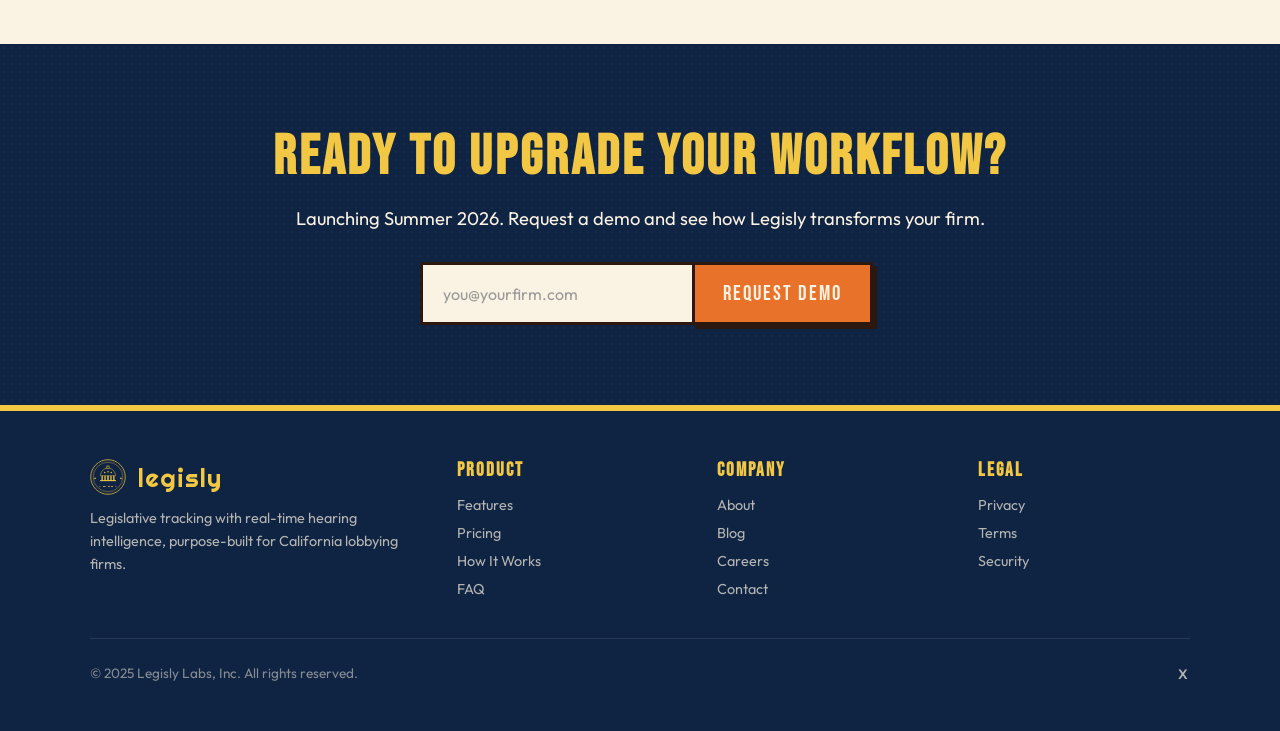
<file: features.html>
<!DOCTYPE html>
<html lang="en">
<head>
    <meta charset="UTF-8">
    <meta name="viewport" content="width=device-width, initial-scale=1.0">
    <title>Features — Legisly</title>
    <link rel="icon" type="image/svg+xml" href="favicon.svg">
    <link rel="icon" type="image/png" sizes="32x32" href="favicon-32.png">
    <link rel="apple-touch-icon" sizes="180x180" href="apple-touch-icon.png">
    <meta name="description" content="Legislative tracking with real-time hearing intelligence, purpose-built for California lobbying firms. CA + Federal bill tracking, live hearing capture, AI analysis, and branded client portals.">
    <meta property="og:title" content="Legisly — Legislative Tracking for California Lobbying Firms">
    <meta property="og:description" content="Real-time hearing intelligence, CA + Federal bill tracking, AI analysis, and branded client portals — purpose-built for California lobbying firms.">
    <meta property="og:image" content="https://legisly.ai/og-image.png">
    <meta property="og:type" content="website">
    <meta name="twitter:card" content="summary_large_image">
    <meta name="twitter:image" content="https://legisly.ai/og-image.png">
    <link rel="preconnect" href="https://fonts.googleapis.com">
    <link rel="preconnect" href="https://fonts.gstatic.com" crossorigin>
    <link href="https://fonts.googleapis.com/css2?family=Outfit:wght@400;500;600;700;800;900&family=Bebas+Neue&family=Barlow+Condensed:wght@600;700;800&family=Righteous&display=swap" rel="stylesheet">
    <link rel="stylesheet" href="retro.css">
    <style>
        .features-grid {
            display: grid;
            grid-template-columns: repeat(auto-fit, minmax(320px, 1fr));
            gap: 2rem;
            max-width: 1100px;
            margin: 0 auto;
        }
        .feature-card {
            background: var(--cream-dark);
            border: 4px solid var(--blue-retro);
            padding: 2rem;
            position: relative;
            transition: all 0.2s ease;
        }
        .feature-card::before {
            content: '';
            position: absolute;
            top: 8px;
            left: 8px;
            right: -8px;
            bottom: -8px;
            background: var(--blue-retro);
            z-index: -1;
            transition: all 0.2s ease;
        }
        .feature-card:hover::before {
            top: 12px;
            left: 12px;
        }
        .feature-number {
            font-family: 'Bebas Neue', sans-serif;
            font-size: 4rem;
            color: var(--orange-warm);
            line-height: 1;
            margin-bottom: 0.5rem;
        }
        .feature-card h3 {
            font-family: 'Bebas Neue', sans-serif;
            font-size: 1.6rem;
            color: var(--blue-retro);
            letter-spacing: 2px;
            margin-bottom: 0.75rem;
        }
        .feature-card p {
            color: var(--blue-dark);
            line-height: 1.6;
            font-size: 0.95rem;
            margin-bottom: 1.25rem;
        }
        .feature-list {
            list-style: none;
            padding: 0;
        }
        .feature-list li {
            color: var(--blue-dark);
            padding: 0.4rem 0;
            padding-left: 1.5rem;
            position: relative;
            font-size: 0.95rem;
            line-height: 1.5;
        }
        .feature-list li::before {
            content: '\2605';
            position: absolute;
            left: 0;
            color: var(--yellow-vintage);
        }
    </style>
</head>
<body>
    <!-- Navigation -->
    <nav>
        <a href="index.html" class="logo-lockup">
                    <svg class="logo-seal" viewBox="0 0 200 200" width="44" height="44" fill="none" xmlns="http://www.w3.org/2000/svg"><circle cx="100" cy="100" r="96" stroke="#F2C744" stroke-width="4"/><circle cx="100" cy="100" r="88" stroke="#F2C744" stroke-width="1" stroke-dasharray="2 4"/><circle cx="100" cy="100" r="82" stroke="#F2C744" stroke-width="2"/><g transform="translate(40,30)"><path d="M60 20C30 20 18 50 18 63L102 63C102 50 90 20 60 20Z" stroke="#F2C744" stroke-width="2.5"/><rect x="52" y="9" width="16" height="15" stroke="#F2C744" stroke-width="2"/><circle cx="60" cy="9" r="3" fill="#F2C744"/><circle cx="42" cy="45" r="4" fill="#F2C744"/><circle cx="60" cy="41" r="4" fill="#F2C744"/><circle cx="78" cy="45" r="4" fill="#F2C744"/><rect x="24" y="63" width="7" height="24" fill="#F2C744"/><rect x="40" y="63" width="7" height="24" fill="#F2C744"/><rect x="56" y="63" width="8" height="24" fill="#F2C744"/><rect x="73" y="63" width="7" height="24" fill="#F2C744"/><rect x="89" y="63" width="7" height="24" fill="#F2C744"/><rect x="16" y="87" width="88" height="6" fill="#F2C744"/></g><g fill="#F2C744"><polygon points="28,100 30,105 35,105 31,108 32.5,113 28,110 23.5,113 25,108 21,105 26,105"/><polygon points="172,100 174,105 179,105 175,108 176.5,113 172,110 167.5,113 169,108 165,105 170,105"/></g><text x="100" y="158" text-anchor="middle" fill="#F2C744" font-family="Righteous,cursive" font-size="11" letter-spacing="2">&#x2605; EST 2025 &#x2605;</text></svg>
                    <span class="logo-text">legisly</span>
                </a>
        <button class="hamburger" id="hamburger" aria-label="Menu">
            <span></span><span></span><span></span>
        </button>
        <div class="nav-links" id="navLinks">
            <a href="features.html" class="active">Features</a>
            <a href="pricing.html">Pricing</a>
            <a href="about.html">About</a>
            <a href="#" class="btn-retro" onclick="openModal(); return false;">Request Demo</a>
        </div>
    </nav>

    <!-- Page Header -->
    <section class="page-header">
        <h1>PURPOSE-BUILT FOR <span class="accent">CA LOBBYING FIRMS</span></h1>
        <p>Real-time hearing intelligence, CA + Federal bill tracking, and AI-powered analysis &mdash; everything your firm needs to win.</p>
    </section>

    <!-- Features Section -->
    <section class="section">
        <div class="features-grid">
            <div class="feature-card">
                <div class="feature-number">01</div>
                <h3>CA + FEDERAL DATA PIPELINE</h3>
                <p>Direct integrations with leginfo.legislature.ca.gov and Congress.gov. Every California and federal bill, amendment, and vote &mdash; ingested automatically.</p>
                <ul class="feature-list">
                    <li>California leginfo.legislature.ca.gov integration</li>
                    <li>Congress.gov federal bill data</li>
                    <li>Automated ingestion &amp; normalization</li>
                    <li>Real-time sync with official sources</li>
                </ul>
            </div>
            <div class="feature-card">
                <div class="feature-number">02</div>
                <h3>CORE BILL TRACKING &amp; ONBOARDING</h3>
                <p>Hit the ground running. Full bill tracking from day one with seamless data migration &mdash; no lost history, no downtime.</p>
                <ul class="feature-list">
                    <li>Legacy system data migration tools</li>
                    <li>Bill status, history &amp; version comparison</li>
                    <li>Firm-wide bill lists &amp; tagging</li>
                    <li>Guided onboarding for your team</li>
                </ul>
            </div>
            <div class="feature-card">
                <div class="feature-number">03</div>
                <h3>CLIENT &amp; POSITION MANAGEMENT</h3>
                <p>Organize every client, every position, every stakeholder in one place. Your firm's CRM, built for lobbying.</p>
                <ul class="feature-list">
                    <li>Client portfolios &amp; bill positions</li>
                    <li>Support / oppose / watch tracking</li>
                    <li>Stakeholder CRM &amp; contact management</li>
                    <li>Multi-client bill overlap detection</li>
                </ul>
            </div>
            <div class="feature-card">
                <div class="feature-number">04</div>
                <h3>REPORTS &amp; CLIENT INTELLIGENCE PORTAL</h3>
                <p>Generate branded client reports in seconds. Give clients their own white-labeled portal to track bills, positions, and activity.</p>
                <ul class="feature-list">
                    <li>Branded PDF &amp; web reports</li>
                    <li>White-labeled client portal</li>
                    <li>Scheduled auto-delivery</li>
                    <li>Custom templates &amp; firm branding</li>
                </ul>
            </div>
            <div class="feature-card">
                <div class="feature-number">05</div>
                <h3>AI ASSISTANT &amp; AGENTIC CHAT</h3>
                <p>Ask questions in plain English. Get bill summaries, position drafts, and impact analysis &mdash; powered by AI that understands CA legislation.</p>
                <ul class="feature-list">
                    <li>Natural language bill summaries</li>
                    <li>Position &amp; opposition letter drafting</li>
                    <li>Impact analysis across client portfolios</li>
                    <li>Agentic workflows &amp; multi-step research</li>
                </ul>
            </div>
            <div class="feature-card">
                <div class="feature-number">06</div>
                <h3>SMART ALERTS</h3>
                <p>Get notified the moment a bill moves, an amendment drops, or a hearing is scheduled. Email alerts with daily or weekly digest options.</p>
                <ul class="feature-list">
                    <li>Bill status &amp; amendment alerts</li>
                    <li>Hearing &amp; vote notifications</li>
                    <li>Regulatory change alerts</li>
                    <li>Daily or weekly digest options</li>
                </ul>
            </div>
            <div class="feature-card">
                <div class="feature-number">07</div>
                <h3>CALENDAR &amp; LEGISLATOR PROFILES</h3>
                <p>Never miss a hearing. Full CA and federal legislative calendars, plus detailed legislator profiles with voting history and committee assignments.</p>
                <ul class="feature-list">
                    <li>CA &amp; federal hearing calendars</li>
                    <li>Sync to Google / Outlook / iCal</li>
                    <li>Legislator bios &amp; voting patterns</li>
                    <li>Committee assignments &amp; contact info</li>
                </ul>
            </div>
            <div class="feature-card">
                <div class="feature-number">08</div>
                <h3>CA &amp; FEDERAL REGULATORY TRACKING</h3>
                <p>Track California OAL rulemaking, Federal Register notices, and Regulations.gov activity &mdash; all in one place alongside your bill tracking.</p>
                <ul class="feature-list">
                    <li>California OAL rulemaking tracking</li>
                    <li>Federal Register integration</li>
                    <li>Regulations.gov comment tracking</li>
                    <li>Unified legislative + regulatory view</li>
                </ul>
            </div>
            <div class="feature-card">
                <div class="feature-number">09</div>
                <h3>LIVE INTELLIGENCE &mdash; CAPTURE &amp; TRANSCRIPTION</h3>
                <p>Real-time hearing audio capture and transcription. Never miss what was said in committee &mdash; even when you can't be in the room.</p>
                <ul class="feature-list">
                    <li>Real-time hearing audio capture</li>
                    <li>Automated speech-to-text transcription</li>
                    <li>Speaker identification &amp; attribution</li>
                    <li>Searchable hearing archives</li>
                </ul>
            </div>
            <div class="feature-card">
                <div class="feature-number">10</div>
                <h3>LIVE INTELLIGENCE &mdash; AI ANALYSIS &amp; VOTES</h3>
                <p>AI-powered hearing summaries, real-time vote detection, and outcome predictions &mdash; delivered as hearings happen.</p>
                <ul class="feature-list">
                    <li>AI-generated hearing summaries</li>
                    <li>Real-time vote detection &amp; tallies</li>
                    <li>Sentiment &amp; outcome predictions</li>
                    <li>Key moment highlights &amp; alerts</li>
                </ul>
            </div>
            <div class="feature-card">
                <div class="feature-number">11</div>
                <h3>CA BUDGET TRACKING &amp; FPPC COMPLIANCE</h3>
                <p>Track California budget trailer bills and FPPC fundraising compliance &mdash; the details that matter most to your clients.</p>
                <ul class="feature-list">
                    <li>CA budget &amp; trailer bill tracking</li>
                    <li>FPPC fundraising compliance tools</li>
                    <li>Contribution limit tracking</li>
                    <li>Filing deadline reminders</li>
                </ul>
            </div>
        </div>
    </section>

    <!-- CTA Section -->
    <section class="cta-section" id="cta">
        <h2>READY TO UPGRADE YOUR WORKFLOW?</h2>
        <p>Launching Summer 2026. Request a demo and see how Legisly transforms your firm.</p>
        <form class="email-form" action="https://formspree.io/f/mdalewlb" method="POST">
            <input type="email" name="email" placeholder="you@yourfirm.com" required>
            <input type="hidden" name="_subject" value="New Legisly Demo Request!">
            <input type="hidden" name="_next" value="https://legisly.ai/thank-you.html">
            <button type="submit">REQUEST DEMO</button>
        </form>
    </section>

    <!-- Footer -->
    <footer>
        <div class="footer-content">
            <div class="footer-brand">
                <a href="index.html" class="logo-lockup">
                    <svg class="logo-seal" viewBox="0 0 200 200" width="44" height="44" fill="none" xmlns="http://www.w3.org/2000/svg"><circle cx="100" cy="100" r="96" stroke="#F2C744" stroke-width="4"/><circle cx="100" cy="100" r="88" stroke="#F2C744" stroke-width="1" stroke-dasharray="2 4"/><circle cx="100" cy="100" r="82" stroke="#F2C744" stroke-width="2"/><g transform="translate(40,30)"><path d="M60 20C30 20 18 50 18 63L102 63C102 50 90 20 60 20Z" stroke="#F2C744" stroke-width="2.5"/><rect x="52" y="9" width="16" height="15" stroke="#F2C744" stroke-width="2"/><circle cx="60" cy="9" r="3" fill="#F2C744"/><circle cx="42" cy="45" r="4" fill="#F2C744"/><circle cx="60" cy="41" r="4" fill="#F2C744"/><circle cx="78" cy="45" r="4" fill="#F2C744"/><rect x="24" y="63" width="7" height="24" fill="#F2C744"/><rect x="40" y="63" width="7" height="24" fill="#F2C744"/><rect x="56" y="63" width="8" height="24" fill="#F2C744"/><rect x="73" y="63" width="7" height="24" fill="#F2C744"/><rect x="89" y="63" width="7" height="24" fill="#F2C744"/><rect x="16" y="87" width="88" height="6" fill="#F2C744"/></g><g fill="#F2C744"><polygon points="28,100 30,105 35,105 31,108 32.5,113 28,110 23.5,113 25,108 21,105 26,105"/><polygon points="172,100 174,105 179,105 175,108 176.5,113 172,110 167.5,113 169,108 165,105 170,105"/></g><text x="100" y="158" text-anchor="middle" fill="#F2C744" font-family="Righteous,cursive" font-size="11" letter-spacing="2">&#x2605; EST 2025 &#x2605;</text></svg>
                    <span class="logo-text">legisly</span>
                </a>
                <p>Legislative tracking with real-time hearing intelligence, purpose-built for California lobbying firms.</p>
            </div>
            <div class="footer-column">
                <h4>Product</h4>
                <ul>
                    <li><a href="features.html">Features</a></li>
                    <li><a href="pricing.html">Pricing</a></li>
                    <li><a href="how-it-works.html">How It Works</a></li>
                    <li><a href="faq.html">FAQ</a></li>
                </ul>
            </div>
            <div class="footer-column">
                <h4>Company</h4>
                <ul>
                    <li><a href="about.html">About</a></li>
                    <li><a href="blog.html">Blog</a></li>
                    <li><a href="careers.html">Careers</a></li>
                    <li><a href="contact.html">Contact</a></li>
                </ul>
            </div>
            <div class="footer-column">
                <h4>Legal</h4>
                <ul>
                    <li><a href="privacy.html">Privacy</a></li>
                    <li><a href="terms.html">Terms</a></li>
                    <li><a href="security.html">Security</a></li>
                </ul>
            </div>
        </div>
        <div class="footer-bottom">
            <p>&copy; 2025 Legisly Labs, Inc. All rights reserved.</p>
            <div class="social-links">
                <a href="https://x.com/LegislyAI" target="_blank" rel="noopener noreferrer">X</a>
            </div>
        </div>
    </footer>

    <!-- Email Modal -->
    <div class="modal-overlay" id="emailModal">
        <div class="modal">
            <button class="modal-close" id="modalClose">&times;</button>
            <h2>REQUEST A DEMO</h2>
            <p>Real-time hearing intelligence, AI-powered analysis, and branded client portals — purpose-built for CA lobbying firms.</p>
            <form class="modal-form" action="https://formspree.io/f/mdalewlb" method="POST">
                <input type="email" name="email" placeholder="you@yourfirm.com" required>
                <input type="hidden" name="_subject" value="New Legisly Demo Request!">
                <button type="submit">REQUEST DEMO</button>
                <span class="waitlist-note">Launching Summer 2026</span>
            </form>
        </div>
    </div>

    <script>
        // Modal
        function openModal() {
            document.getElementById('emailModal').classList.add('active');
            document.body.style.overflow = 'hidden';
            setTimeout(() => document.querySelector('.modal-form input[type="email"]').focus(), 300);
        }
        function closeModal() {
            document.getElementById('emailModal').classList.remove('active');
            document.body.style.overflow = '';
        }
        document.getElementById('modalClose').addEventListener('click', closeModal);
        document.getElementById('emailModal').addEventListener('click', function(e) {
            if (e.target === this) closeModal();
        });
        document.addEventListener('keydown', function(e) {
            if (e.key === 'Escape') closeModal();
        });

        // Hamburger menu
        document.getElementById('hamburger').addEventListener('click', function() {
            document.getElementById('navLinks').classList.toggle('open');
        });
    </script>
</body>
</html>
</file>
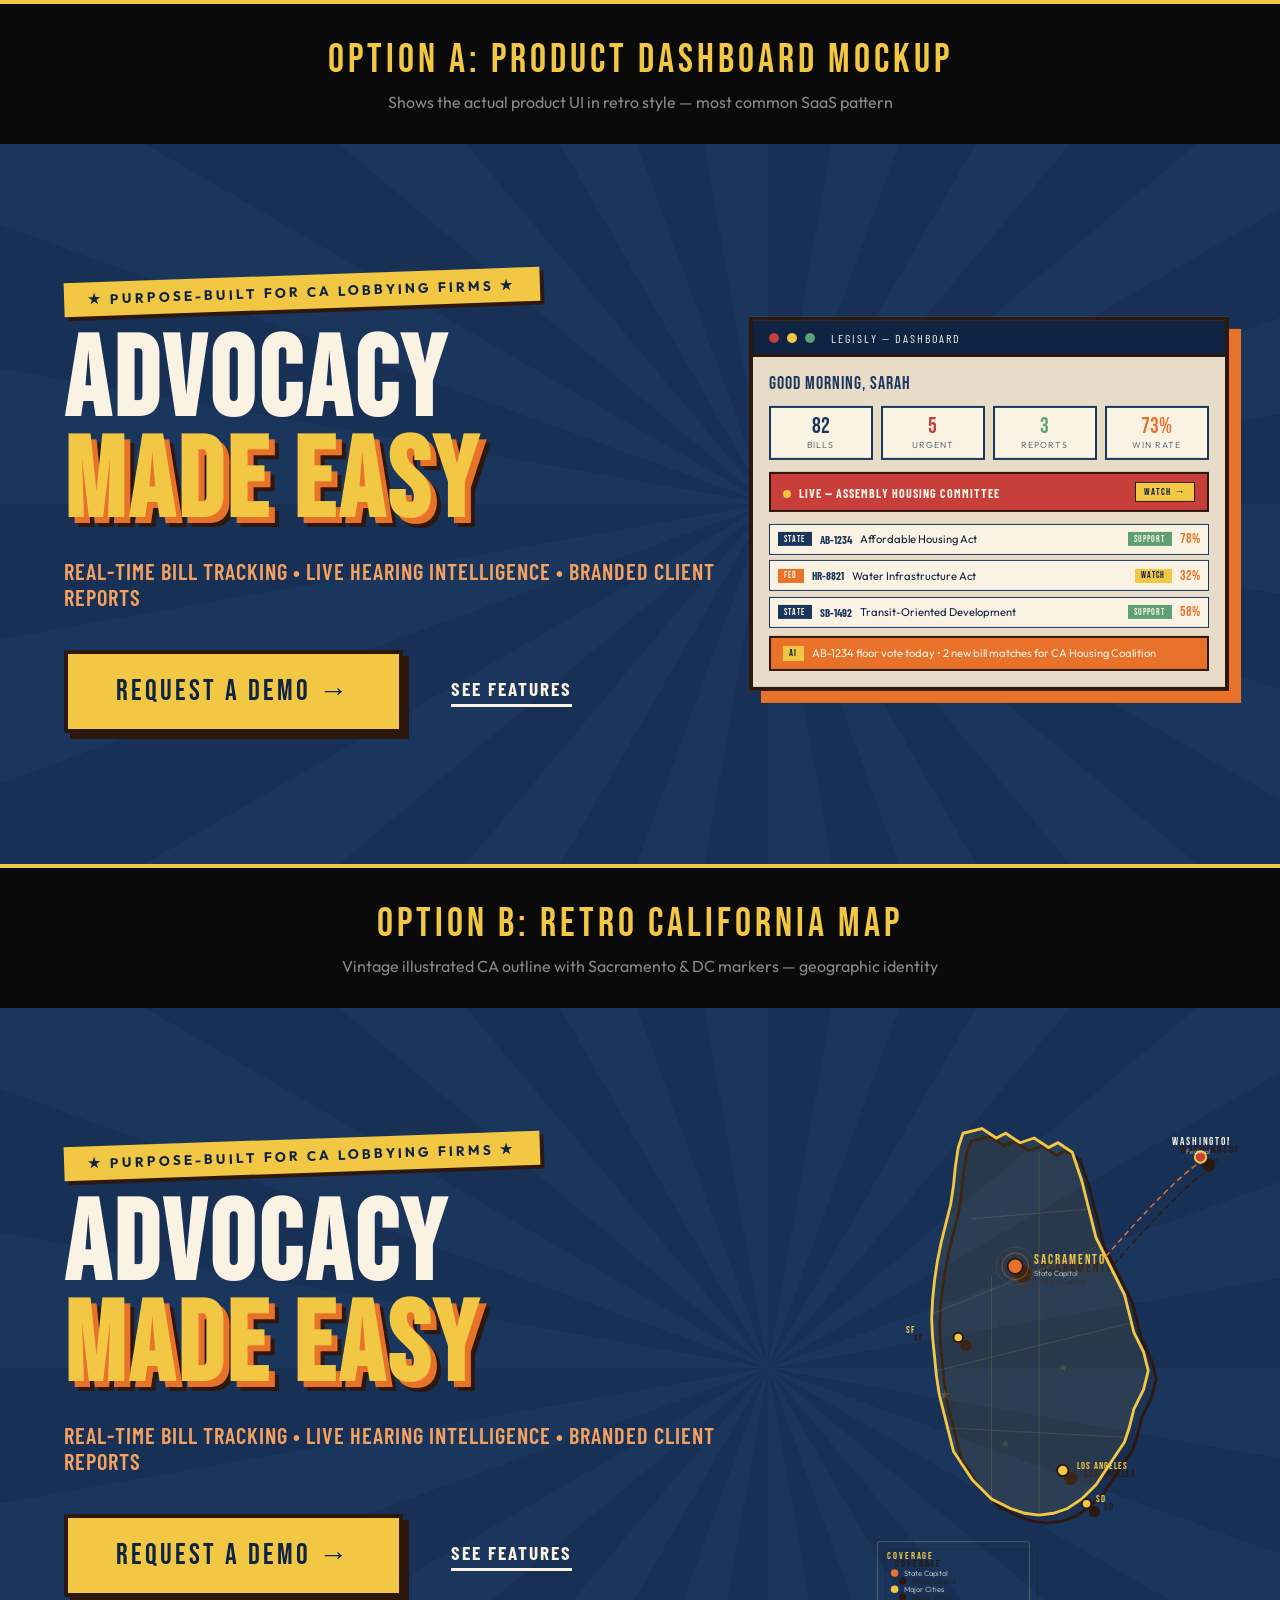
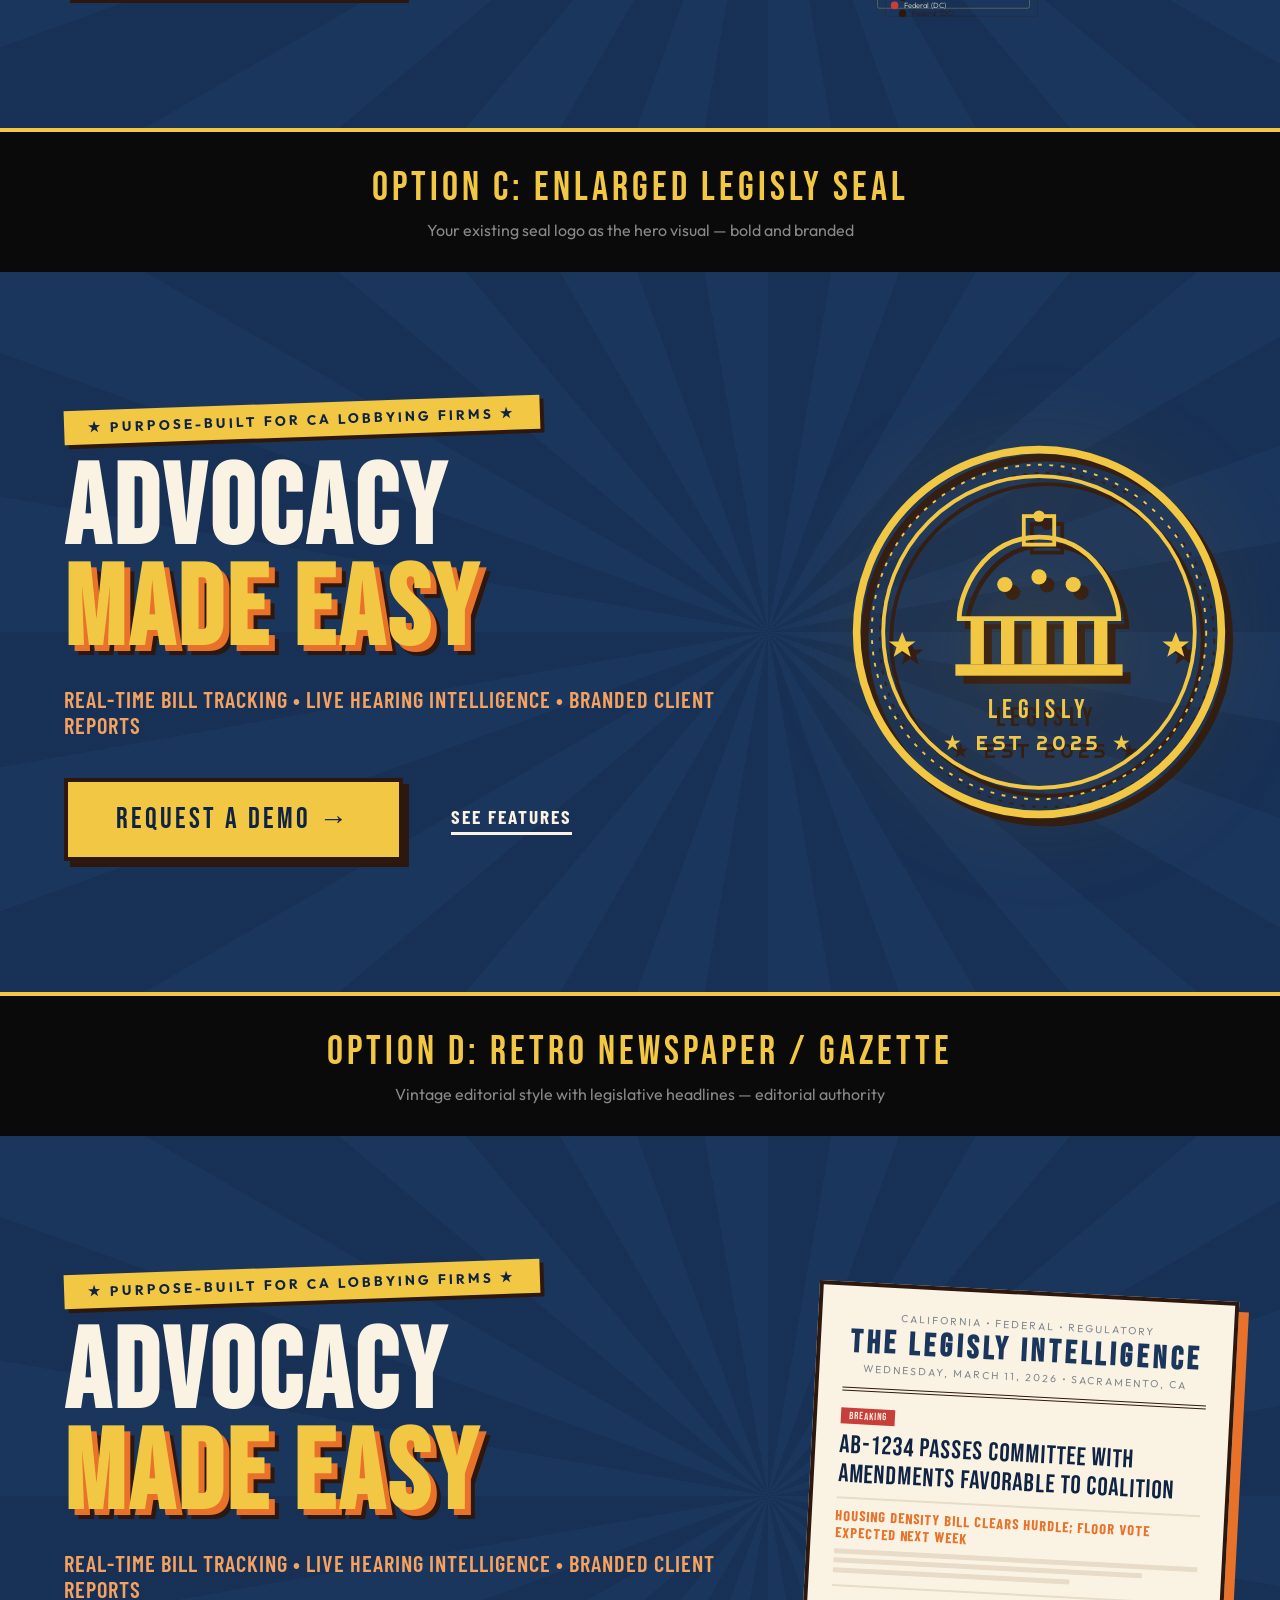
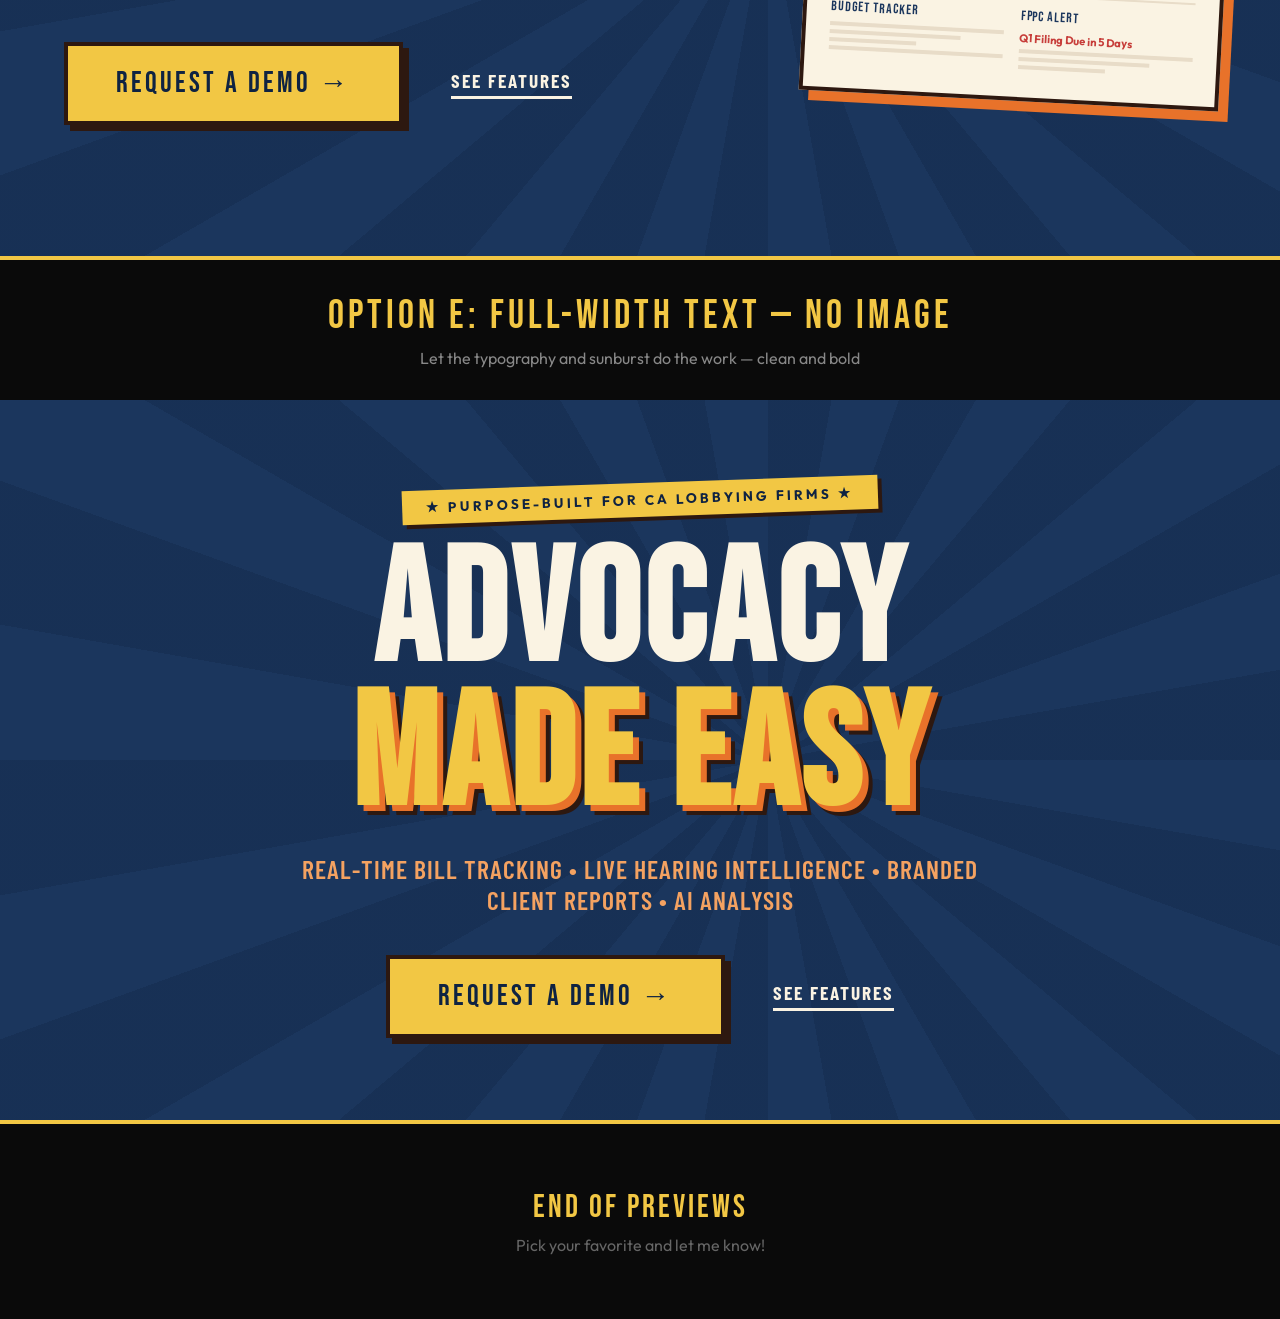
<file: hero-options-preview.html>
<!DOCTYPE html>
<html lang="en">
<head>
  <meta charset="UTF-8">
  <meta name="viewport" content="width=device-width, initial-scale=1.0">
  <title>Hero Visual Options - Preview</title>
  <link href="https://fonts.googleapis.com/css2?family=Outfit:wght@400;500;600;700;800;900&family=Bebas+Neue&family=Barlow+Condensed:wght@600;700;800&family=Righteous&display=swap" rel="stylesheet">
  <style>
    :root {
      --blue-retro: #1B365D;
      --blue-dark: #0F2342;
      --orange-warm: #E8722A;
      --orange-light: #F4A261;
      --yellow-vintage: #F2C744;
      --cream: #FAF3E3;
      --cream-dark: #E8DCC8;
      --red-accent: #C73E3A;
      --brown-shadow: #2D1810;
    }
    * { margin: 0; padding: 0; box-sizing: border-box; }
    body { font-family: 'Outfit', sans-serif; background: #111; color: #fff; }
    .option-label {
      text-align: center;
      padding: 2rem;
      font-family: 'Bebas Neue', sans-serif;
      font-size: 2.5rem;
      letter-spacing: 4px;
      color: var(--yellow-vintage);
      background: #0a0a0a;
      border-top: 4px solid var(--yellow-vintage);
    }
    .option-label span {
      font-family: 'Outfit', sans-serif;
      font-size: 1rem;
      color: #888;
      display: block;
      letter-spacing: 0;
      margin-top: 0.5rem;
    }

    /* Shared hero base */
    .hero {
      min-height: 80vh;
      display: flex;
      align-items: center;
      padding: 4rem;
      background: var(--blue-retro);
      position: relative;
      overflow: hidden;
    }
    .hero::before {
      content: '';
      position: absolute;
      top: 50%;
      left: 60%;
      width: 200%;
      height: 200%;
      transform: translate(-50%, -50%);
      background: repeating-conic-gradient(from 0deg, var(--blue-dark) 0deg 10deg, var(--blue-retro) 10deg 20deg);
      opacity: 0.3;
    }
    .hero-content {
      position: relative;
      z-index: 10;
      max-width: 700px;
    }
    .hero-eyebrow {
      display: inline-block;
      background: var(--yellow-vintage);
      color: var(--blue-dark);
      padding: 0.5rem 1.5rem;
      font-weight: 700;
      font-size: 0.85rem;
      text-transform: uppercase;
      letter-spacing: 3px;
      margin-bottom: 1.5rem;
      transform: rotate(-2deg);
      box-shadow: 4px 4px 0 var(--brown-shadow);
    }
    .hero h1 {
      font-family: 'Bebas Neue', sans-serif;
      font-size: 7rem;
      line-height: 0.9;
      color: var(--cream);
      margin-bottom: 1.5rem;
      letter-spacing: 4px;
    }
    .hero h1 .accent {
      color: var(--yellow-vintage);
      display: block;
      text-shadow: 6px 6px 0 var(--orange-warm), 10px 10px 0 var(--brown-shadow);
    }
    .hero-subtitle {
      font-family: 'Barlow Condensed', sans-serif;
      font-size: 1.4rem;
      font-weight: 600;
      color: var(--orange-light);
      margin-bottom: 2.5rem;
      letter-spacing: 1px;
      text-transform: uppercase;
    }
    .btn-hero {
      background: var(--yellow-vintage);
      color: var(--blue-dark);
      padding: 1.25rem 3rem;
      font-family: 'Bebas Neue', sans-serif;
      font-size: 1.8rem;
      letter-spacing: 3px;
      text-decoration: none;
      border: 4px solid var(--brown-shadow);
      box-shadow: 6px 6px 0 var(--brown-shadow);
      display: inline-block;
    }
    .btn-outline {
      color: var(--cream);
      text-decoration: none;
      font-family: 'Barlow Condensed', sans-serif;
      font-weight: 700;
      font-size: 1.2rem;
      text-transform: uppercase;
      letter-spacing: 2px;
      border-bottom: 3px solid var(--cream);
      padding-bottom: 0.25rem;
      margin-left: 1.5rem;
    }
    .hero-visual {
      position: absolute;
      right: 4%;
      top: 50%;
      transform: translateY(-50%);
      z-index: 5;
    }

    /* ============ OPTION A: Dashboard Mockup ============ */
    .hero-dashboard {
      width: 480px;
      background: var(--cream-dark);
      border: 4px solid var(--brown-shadow);
      box-shadow: 12px 12px 0 var(--orange-warm);
    }
    .dash-bar {
      background: var(--blue-dark);
      padding: 0.6rem 1rem;
      display: flex;
      align-items: center;
      gap: 0.5rem;
      border-bottom: 3px solid var(--brown-shadow);
    }
    .dash-dot { width: 10px; height: 10px; border-radius: 50%; }
    .dash-dot.r { background: var(--red-accent); }
    .dash-dot.y { background: var(--yellow-vintage); }
    .dash-dot.g { background: #5EA075; }
    .dash-title {
      font-family: 'Barlow Condensed', sans-serif;
      color: var(--cream);
      font-size: 0.75rem;
      text-transform: uppercase;
      letter-spacing: 2px;
      margin-left: 0.5rem;
    }
    .dash-body { padding: 1rem; }
    .dash-greeting {
      font-family: 'Bebas Neue', sans-serif;
      font-size: 1.1rem;
      color: var(--blue-retro);
      letter-spacing: 1px;
      margin-bottom: 0.75rem;
    }
    .dash-stats {
      display: grid;
      grid-template-columns: repeat(4, 1fr);
      gap: 0.5rem;
      margin-bottom: 0.75rem;
    }
    .dash-stat {
      background: var(--cream);
      border: 2px solid var(--blue-retro);
      padding: 0.5rem;
      text-align: center;
    }
    .dash-stat-val {
      font-family: 'Bebas Neue', sans-serif;
      font-size: 1.4rem;
      color: var(--blue-retro);
      line-height: 1;
    }
    .dash-stat-lbl {
      font-size: 0.55rem;
      text-transform: uppercase;
      letter-spacing: 1px;
      color: var(--blue-dark);
      opacity: 0.6;
    }
    .dash-live {
      background: var(--red-accent);
      border: 2px solid var(--brown-shadow);
      padding: 0.5rem 0.75rem;
      display: flex;
      align-items: center;
      justify-content: space-between;
      margin-bottom: 0.75rem;
    }
    .dash-live-dot {
      width: 8px; height: 8px;
      background: var(--yellow-vintage);
      border-radius: 50%;
      animation: blink 1s ease infinite;
      display: inline-block;
      margin-right: 0.5rem;
    }
    @keyframes blink { 0%,100%{opacity:1} 50%{opacity:0.3} }
    .dash-live span {
      font-family: 'Barlow Condensed', sans-serif;
      color: var(--cream);
      font-size: 0.75rem;
      font-weight: 700;
      text-transform: uppercase;
      letter-spacing: 1px;
    }
    .dash-live-btn {
      background: var(--yellow-vintage);
      color: var(--blue-dark);
      font-family: 'Bebas Neue', sans-serif;
      font-size: 0.65rem;
      letter-spacing: 1px;
      padding: 0.2rem 0.5rem;
      border: 1px solid var(--brown-shadow);
    }
    .dash-row {
      display: flex;
      align-items: center;
      gap: 0.5rem;
      padding: 0.4rem 0.5rem;
      background: var(--cream);
      border: 1px solid var(--blue-retro);
      margin-bottom: 0.35rem;
      font-size: 0.7rem;
    }
    .dash-badge {
      font-family: 'Bebas Neue', sans-serif;
      font-size: 0.55rem;
      letter-spacing: 1px;
      padding: 0.1rem 0.4rem;
      color: var(--cream);
      white-space: nowrap;
    }
    .dash-badge.st { background: var(--blue-retro); }
    .dash-badge.fd { background: var(--orange-warm); }
    .dash-badge.sp { background: #5EA075; }
    .dash-id { font-family: 'Barlow Condensed',sans-serif; font-weight:700; color:var(--blue-retro); white-space:nowrap; }
    .dash-ttl { flex:1; color:var(--blue-dark); overflow:hidden; text-overflow:ellipsis; white-space:nowrap; }
    .dash-pct { font-family:'Bebas Neue',sans-serif; font-size:0.85rem; color:var(--orange-warm); }
    .dash-ai {
      background: var(--orange-warm);
      border: 2px solid var(--brown-shadow);
      padding: 0.5rem 0.75rem;
      margin-top: 0.5rem;
      display: flex;
      gap: 0.5rem;
      align-items: flex-start;
    }
    .dash-ai-label {
      background: var(--yellow-vintage);
      color: var(--blue-dark);
      font-family: 'Bebas Neue', sans-serif;
      font-size: 0.6rem;
      letter-spacing: 1px;
      padding: 0.1rem 0.4rem;
    }
    .dash-ai-text { color: var(--cream); font-size: 0.7rem; line-height: 1.4; }

    /* ============ OPTION B: California Map ============ */
    .hero-map {
      width: 380px;
    }
    .hero-map svg {
      width: 100%;
      filter: drop-shadow(8px 8px 0 var(--brown-shadow));
    }

    /* ============ OPTION C: Enlarged Seal ============ */
    .hero-seal {
      width: 380px;
      height: 380px;
    }
    .hero-seal svg {
      width: 100%;
      height: 100%;
      filter: drop-shadow(0 0 40px rgba(242, 199, 68, 0.3)) drop-shadow(8px 8px 0 var(--brown-shadow));
    }

    /* ============ OPTION D: Newspaper ============ */
    .hero-newspaper {
      width: 420px;
      background: var(--cream);
      border: 4px solid var(--brown-shadow);
      box-shadow: 10px 10px 0 var(--orange-warm);
      transform: translateY(-50%) rotate(3deg);
      padding: 1.5rem;
    }
    .news-masthead {
      text-align: center;
      border-bottom: 4px double var(--brown-shadow);
      padding-bottom: 0.75rem;
      margin-bottom: 0.75rem;
    }
    .news-masthead h2 {
      font-family: 'Bebas Neue', sans-serif;
      font-size: 2rem;
      color: var(--blue-retro);
      letter-spacing: 4px;
    }
    .news-masthead p {
      font-size: 0.65rem;
      color: var(--blue-dark);
      opacity: 0.5;
      text-transform: uppercase;
      letter-spacing: 2px;
    }
    .news-headline {
      font-family: 'Bebas Neue', sans-serif;
      font-size: 1.6rem;
      color: var(--blue-dark);
      letter-spacing: 1px;
      line-height: 1.1;
      margin-bottom: 0.5rem;
      border-bottom: 2px solid var(--cream-dark);
      padding-bottom: 0.5rem;
    }
    .news-subhead {
      font-family: 'Barlow Condensed', sans-serif;
      font-size: 0.9rem;
      color: var(--orange-warm);
      font-weight: 700;
      text-transform: uppercase;
      letter-spacing: 1px;
      margin-bottom: 0.5rem;
    }
    .news-line {
      height: 5px;
      background: var(--cream-dark);
      margin-bottom: 0.3rem;
      border-radius: 1px;
    }
    .news-line.short { width: 65%; }
    .news-line.med { width: 85%; }
    .news-cols {
      display: grid;
      grid-template-columns: 1fr 1fr;
      gap: 1rem;
      margin-top: 0.75rem;
      padding-top: 0.75rem;
      border-top: 2px solid var(--cream-dark);
    }
    .news-col-head {
      font-family: 'Bebas Neue', sans-serif;
      font-size: 0.85rem;
      color: var(--blue-retro);
      letter-spacing: 1px;
      margin-bottom: 0.4rem;
    }
    .news-mini-line {
      height: 4px;
      background: var(--cream-dark);
      margin-bottom: 0.25rem;
    }
    .news-mini-line.s { width: 50%; }
    .news-mini-line.m { width: 75%; }
    .news-badge {
      display: inline-block;
      background: var(--red-accent);
      color: var(--cream);
      font-family: 'Bebas Neue', sans-serif;
      font-size: 0.65rem;
      padding: 0.15rem 0.5rem;
      letter-spacing: 1px;
      margin-bottom: 0.5rem;
    }

    /* ============ OPTION E: Full-width text ============ */
    .hero-fulltext .hero-content {
      max-width: 900px;
      text-align: center;
      margin: 0 auto;
    }
    .hero-fulltext h1 {
      font-size: 10rem;
    }
    .hero-fulltext .hero-subtitle {
      font-size: 1.6rem;
      max-width: 700px;
      margin: 0 auto 2.5rem;
    }
    .hero-fulltext .hero-cta {
      justify-content: center;
    }
    .hero-cta {
      display: flex;
      gap: 1.5rem;
      align-items: center;
    }
  </style>
</head>
<body>

<!-- ===================== OPTION A ===================== -->
<div class="option-label">OPTION A: PRODUCT DASHBOARD MOCKUP <span>Shows the actual product UI in retro style — most common SaaS pattern</span></div>
<section class="hero">
  <div class="hero-content">
    <div class="hero-eyebrow">&starf; Purpose-Built for CA Lobbying Firms &starf;</div>
    <h1>ADVOCACY<br><span class="accent">MADE EASY</span></h1>
    <p class="hero-subtitle">Real-Time Bill Tracking &bull; Live Hearing Intelligence &bull; Branded Client Reports</p>
    <div class="hero-cta">
      <a href="#" class="btn-hero">REQUEST A DEMO &rarr;</a>
      <a href="#" class="btn-outline">See Features</a>
    </div>
  </div>
  <div class="hero-visual hero-dashboard">
    <div class="dash-bar">
      <span class="dash-dot r"></span><span class="dash-dot y"></span><span class="dash-dot g"></span>
      <span class="dash-title">Legisly &mdash; Dashboard</span>
    </div>
    <div class="dash-body">
      <div class="dash-greeting">Good morning, Sarah</div>
      <div class="dash-stats">
        <div class="dash-stat"><div class="dash-stat-val">82</div><div class="dash-stat-lbl">Bills</div></div>
        <div class="dash-stat"><div class="dash-stat-val" style="color:var(--red-accent)">5</div><div class="dash-stat-lbl">Urgent</div></div>
        <div class="dash-stat"><div class="dash-stat-val" style="color:#5EA075">3</div><div class="dash-stat-lbl">Reports</div></div>
        <div class="dash-stat"><div class="dash-stat-val" style="color:var(--orange-warm)">73%</div><div class="dash-stat-lbl">Win Rate</div></div>
      </div>
      <div class="dash-live">
        <div><span class="dash-live-dot"></span><span>LIVE &mdash; Assembly Housing Committee</span></div>
        <div class="dash-live-btn">WATCH &rarr;</div>
      </div>
      <div class="dash-row">
        <span class="dash-badge st">STATE</span>
        <span class="dash-id">AB-1234</span>
        <span class="dash-ttl">Affordable Housing Act</span>
        <span class="dash-badge sp">SUPPORT</span>
        <span class="dash-pct">78%</span>
      </div>
      <div class="dash-row">
        <span class="dash-badge fd">FED</span>
        <span class="dash-id">HR-8821</span>
        <span class="dash-ttl">Water Infrastructure Act</span>
        <span class="dash-badge" style="background:var(--yellow-vintage);color:var(--blue-dark)">WATCH</span>
        <span class="dash-pct">32%</span>
      </div>
      <div class="dash-row">
        <span class="dash-badge st">STATE</span>
        <span class="dash-id">SB-1492</span>
        <span class="dash-ttl">Transit-Oriented Development</span>
        <span class="dash-badge sp">SUPPORT</span>
        <span class="dash-pct">58%</span>
      </div>
      <div class="dash-ai">
        <span class="dash-ai-label">AI</span>
        <span class="dash-ai-text">AB-1234 floor vote today &bull; 2 new bill matches for CA Housing Coalition</span>
      </div>
    </div>
  </div>
</section>

<!-- ===================== OPTION B ===================== -->
<div class="option-label">OPTION B: RETRO CALIFORNIA MAP <span>Vintage illustrated CA outline with Sacramento & DC markers — geographic identity</span></div>
<section class="hero">
  <div class="hero-content">
    <div class="hero-eyebrow">&starf; Purpose-Built for CA Lobbying Firms &starf;</div>
    <h1>ADVOCACY<br><span class="accent">MADE EASY</span></h1>
    <p class="hero-subtitle">Real-Time Bill Tracking &bull; Live Hearing Intelligence &bull; Branded Client Reports</p>
    <div class="hero-cta">
      <a href="#" class="btn-hero">REQUEST A DEMO &rarr;</a>
      <a href="#" class="btn-outline">See Features</a>
    </div>
  </div>
  <div class="hero-visual hero-map">
    <svg viewBox="0 0 400 550" xmlns="http://www.w3.org/2000/svg">
      <!-- CA state outline (simplified) -->
      <path d="M120 30 L140 25 L155 35 L165 30 L180 40 L195 35 L210 45 L220 40 L235 50 L240 65 L245 80 L250 100 L255 120 L260 140 L270 160 L280 180 L290 200 L295 220 L300 240 L310 260 L315 280 L310 300 L300 320 L295 340 L290 355 L280 370 L270 385 L260 400 L245 415 L230 425 L215 430 L200 432 L185 430 L170 425 L160 420 L150 415 L140 405 L130 395 L120 380 L110 365 L105 345 L100 325 L95 305 L92 285 L90 265 L88 245 L87 225 L88 205 L90 185 L93 165 L97 145 L102 125 L107 105 L110 85 L112 65 L115 45 Z"
        fill="none" stroke="#F2C744" stroke-width="3"/>
      <!-- Inner detail lines -->
      <path d="M120 30 L140 25 L155 35 L165 30 L180 40 L195 35 L210 45 L220 40 L235 50 L240 65 L245 80 L250 100 L255 120 L260 140 L270 160 L280 180 L290 200 L295 220 L300 240 L310 260 L315 280 L310 300 L300 320 L295 340 L290 355 L280 370 L270 385 L260 400 L245 415 L230 425 L215 430 L200 432 L185 430 L170 425 L160 420 L150 415 L140 405 L130 395 L120 380 L110 365 L105 345 L100 325 L95 305 L92 285 L90 265 L88 245 L87 225 L88 205 L90 185 L93 165 L97 145 L102 125 L107 105 L110 85 L112 65 L115 45 Z"
        fill="#F2C744" fill-opacity="0.08" stroke="none"/>
      <!-- County lines -->
      <line x1="88" y1="220" x2="260" y2="150" stroke="#F2C744" stroke-width="0.5" opacity="0.3"/>
      <line x1="92" y1="280" x2="295" y2="230" stroke="#F2C744" stroke-width="0.5" opacity="0.3"/>
      <line x1="100" y1="340" x2="290" y2="350" stroke="#F2C744" stroke-width="0.5" opacity="0.3"/>
      <line x1="130" y1="120" x2="250" y2="110" stroke="#F2C744" stroke-width="0.5" opacity="0.3"/>
      <line x1="150" y1="180" x2="150" y2="420" stroke="#F2C744" stroke-width="0.5" opacity="0.3"/>
      <line x1="200" y1="50" x2="200" y2="430" stroke="#F2C744" stroke-width="0.5" opacity="0.3"/>
      <!-- Sacramento marker -->
      <circle cx="175" cy="170" r="8" fill="#E8722A" stroke="#2D1810" stroke-width="2"/>
      <circle cx="175" cy="170" r="14" fill="none" stroke="#E8722A" stroke-width="1" opacity="0.5"/>
      <circle cx="175" cy="170" r="20" fill="none" stroke="#E8722A" stroke-width="0.5" opacity="0.3"/>
      <text x="195" y="168" fill="#F2C744" font-family="Bebas Neue, sans-serif" font-size="14" letter-spacing="2">SACRAMENTO</text>
      <text x="195" y="180" fill="#FAF3E3" font-family="Outfit, sans-serif" font-size="8" opacity="0.6">State Capitol</text>
      <!-- LA marker -->
      <circle cx="225" cy="385" r="6" fill="#F2C744" stroke="#2D1810" stroke-width="2"/>
      <text x="240" y="383" fill="#F2C744" font-family="Bebas Neue, sans-serif" font-size="11" letter-spacing="1">LOS ANGELES</text>
      <!-- SF marker -->
      <circle cx="115" cy="245" r="5" fill="#F2C744" stroke="#2D1810" stroke-width="2"/>
      <text x="60" y="240" fill="#F2C744" font-family="Bebas Neue, sans-serif" font-size="10" letter-spacing="1">SF</text>
      <!-- SD marker -->
      <circle cx="250" cy="420" r="5" fill="#F2C744" stroke="#2D1810" stroke-width="2"/>
      <text x="260" y="418" fill="#F2C744" font-family="Bebas Neue, sans-serif" font-size="10" letter-spacing="1">SD</text>
      <!-- DC connection -->
      <path d="M270 160 Q340 80 370 60" stroke="#E8722A" stroke-width="1.5" stroke-dasharray="6,4" fill="none"/>
      <circle cx="370" cy="55" r="6" fill="#C73E3A" stroke="#F2C744" stroke-width="2"/>
      <text x="340" y="42" fill="#FAF3E3" font-family="Bebas Neue, sans-serif" font-size="12" letter-spacing="2">WASHINGTON DC</text>
      <text x="355" y="52" fill="#FAF3E3" font-family="Outfit, sans-serif" font-size="7" opacity="0.6">Federal</text>
      <!-- Decorative stars -->
      <text x="95" y="310" fill="#F2C744" font-size="14" opacity="0.2">★</text>
      <text x="160" y="360" fill="#F2C744" font-size="10" opacity="0.15">★</text>
      <text x="220" y="280" fill="#F2C744" font-size="12" opacity="0.15">★</text>
      <!-- Legend box -->
      <rect x="30" y="460" width="160" height="70" rx="2" fill="none" stroke="#F2C744" stroke-width="1" opacity="0.3"/>
      <text x="40" y="478" fill="#F2C744" font-family="Bebas Neue, sans-serif" font-size="10" letter-spacing="2">COVERAGE</text>
      <circle cx="48" cy="493" r="4" fill="#E8722A"/><text x="58" y="496" fill="#FAF3E3" font-size="8" opacity="0.7">State Capitol</text>
      <circle cx="48" cy="510" r="4" fill="#F2C744"/><text x="58" y="513" fill="#FAF3E3" font-size="8" opacity="0.7">Major Cities</text>
      <circle cx="48" cy="527" r="4" fill="#C73E3A"/><text x="58" y="530" fill="#FAF3E3" font-size="8" opacity="0.7">Federal (DC)</text>
    </svg>
  </div>
</section>

<!-- ===================== OPTION C ===================== -->
<div class="option-label">OPTION C: ENLARGED LEGISLY SEAL <span>Your existing seal logo as the hero visual — bold and branded</span></div>
<section class="hero">
  <div class="hero-content">
    <div class="hero-eyebrow">&starf; Purpose-Built for CA Lobbying Firms &starf;</div>
    <h1>ADVOCACY<br><span class="accent">MADE EASY</span></h1>
    <p class="hero-subtitle">Real-Time Bill Tracking &bull; Live Hearing Intelligence &bull; Branded Client Reports</p>
    <div class="hero-cta">
      <a href="#" class="btn-hero">REQUEST A DEMO &rarr;</a>
      <a href="#" class="btn-outline">See Features</a>
    </div>
  </div>
  <div class="hero-visual hero-seal">
    <svg viewBox="0 0 200 200" fill="none" xmlns="http://www.w3.org/2000/svg">
      <circle cx="100" cy="100" r="96" stroke="#F2C744" stroke-width="4"/>
      <circle cx="100" cy="100" r="88" stroke="#F2C744" stroke-width="1" stroke-dasharray="2 4"/>
      <circle cx="100" cy="100" r="82" stroke="#F2C744" stroke-width="2"/>
      <g transform="translate(40,30)">
        <path d="M60 20C30 20 18 50 18 63L102 63C102 50 90 20 60 20Z" stroke="#F2C744" stroke-width="2.5"/>
        <rect x="52" y="9" width="16" height="15" stroke="#F2C744" stroke-width="2"/>
        <circle cx="60" cy="9" r="3" fill="#F2C744"/>
        <circle cx="42" cy="45" r="4" fill="#F2C744"/>
        <circle cx="60" cy="41" r="4" fill="#F2C744"/>
        <circle cx="78" cy="45" r="4" fill="#F2C744"/>
        <rect x="24" y="63" width="7" height="24" fill="#F2C744"/>
        <rect x="40" y="63" width="7" height="24" fill="#F2C744"/>
        <rect x="56" y="63" width="8" height="24" fill="#F2C744"/>
        <rect x="73" y="63" width="7" height="24" fill="#F2C744"/>
        <rect x="89" y="63" width="7" height="24" fill="#F2C744"/>
        <rect x="16" y="87" width="88" height="6" fill="#F2C744"/>
      </g>
      <g fill="#F2C744">
        <polygon points="28,100 30,105 35,105 31,108 32.5,113 28,110 23.5,113 25,108 21,105 26,105"/>
        <polygon points="172,100 174,105 179,105 175,108 176.5,113 172,110 167.5,113 169,108 165,105 170,105"/>
      </g>
      <text x="100" y="145" text-anchor="middle" fill="#F2C744" font-family="Bebas Neue, sans-serif" font-size="14" letter-spacing="3">LEGISLY</text>
      <text x="100" y="162" text-anchor="middle" fill="#F2C744" font-family="Righteous,cursive" font-size="11" letter-spacing="2">&#x2605; EST 2025 &#x2605;</text>
    </svg>
  </div>
</section>

<!-- ===================== OPTION D ===================== -->
<div class="option-label">OPTION D: RETRO NEWSPAPER / GAZETTE <span>Vintage editorial style with legislative headlines — editorial authority</span></div>
<section class="hero">
  <div class="hero-content">
    <div class="hero-eyebrow">&starf; Purpose-Built for CA Lobbying Firms &starf;</div>
    <h1>ADVOCACY<br><span class="accent">MADE EASY</span></h1>
    <p class="hero-subtitle">Real-Time Bill Tracking &bull; Live Hearing Intelligence &bull; Branded Client Reports</p>
    <div class="hero-cta">
      <a href="#" class="btn-hero">REQUEST A DEMO &rarr;</a>
      <a href="#" class="btn-outline">See Features</a>
    </div>
  </div>
  <div class="hero-visual hero-newspaper">
    <div class="news-masthead">
      <p>CALIFORNIA &bull; FEDERAL &bull; REGULATORY</p>
      <h2>THE LEGISLY INTELLIGENCE</h2>
      <p>WEDNESDAY, MARCH 11, 2026 &bull; SACRAMENTO, CA</p>
    </div>
    <div class="news-badge">BREAKING</div>
    <div class="news-headline">AB-1234 PASSES COMMITTEE WITH AMENDMENTS FAVORABLE TO COALITION</div>
    <div class="news-subhead">Housing density bill clears hurdle; floor vote expected next week</div>
    <div class="news-line"></div>
    <div class="news-line med"></div>
    <div class="news-line short"></div>
    <div class="news-cols">
      <div>
        <div class="news-col-head">BUDGET TRACKER</div>
        <div class="news-mini-line"></div>
        <div class="news-mini-line m"></div>
        <div class="news-mini-line s"></div>
        <div class="news-mini-line"></div>
      </div>
      <div>
        <div class="news-col-head">FPPC ALERT</div>
        <div style="font-size:0.7rem;color:var(--red-accent);font-weight:700;margin-bottom:0.3rem">Q1 Filing Due in 5 Days</div>
        <div class="news-mini-line"></div>
        <div class="news-mini-line m"></div>
        <div class="news-mini-line s"></div>
      </div>
    </div>
  </div>
</section>

<!-- ===================== OPTION E ===================== -->
<div class="option-label">OPTION E: FULL-WIDTH TEXT — NO IMAGE <span>Let the typography and sunburst do the work — clean and bold</span></div>
<section class="hero hero-fulltext">
  <div class="hero-content">
    <div class="hero-eyebrow">&starf; Purpose-Built for CA Lobbying Firms &starf;</div>
    <h1>ADVOCACY<br><span class="accent">MADE EASY</span></h1>
    <p class="hero-subtitle">Real-Time Bill Tracking &bull; Live Hearing Intelligence &bull; Branded Client Reports &bull; AI Analysis</p>
    <div class="hero-cta">
      <a href="#" class="btn-hero">REQUEST A DEMO &rarr;</a>
      <a href="#" class="btn-outline">See Features</a>
    </div>
  </div>
</section>

<div style="padding:4rem;text-align:center;background:#0a0a0a;border-top:4px solid var(--yellow-vintage)">
  <p style="font-family:'Bebas Neue',sans-serif;font-size:2rem;color:var(--yellow-vintage);letter-spacing:3px">END OF PREVIEWS</p>
  <p style="color:#666;margin-top:0.5rem">Pick your favorite and let me know!</p>
</div>

</body>
</html>
</file>
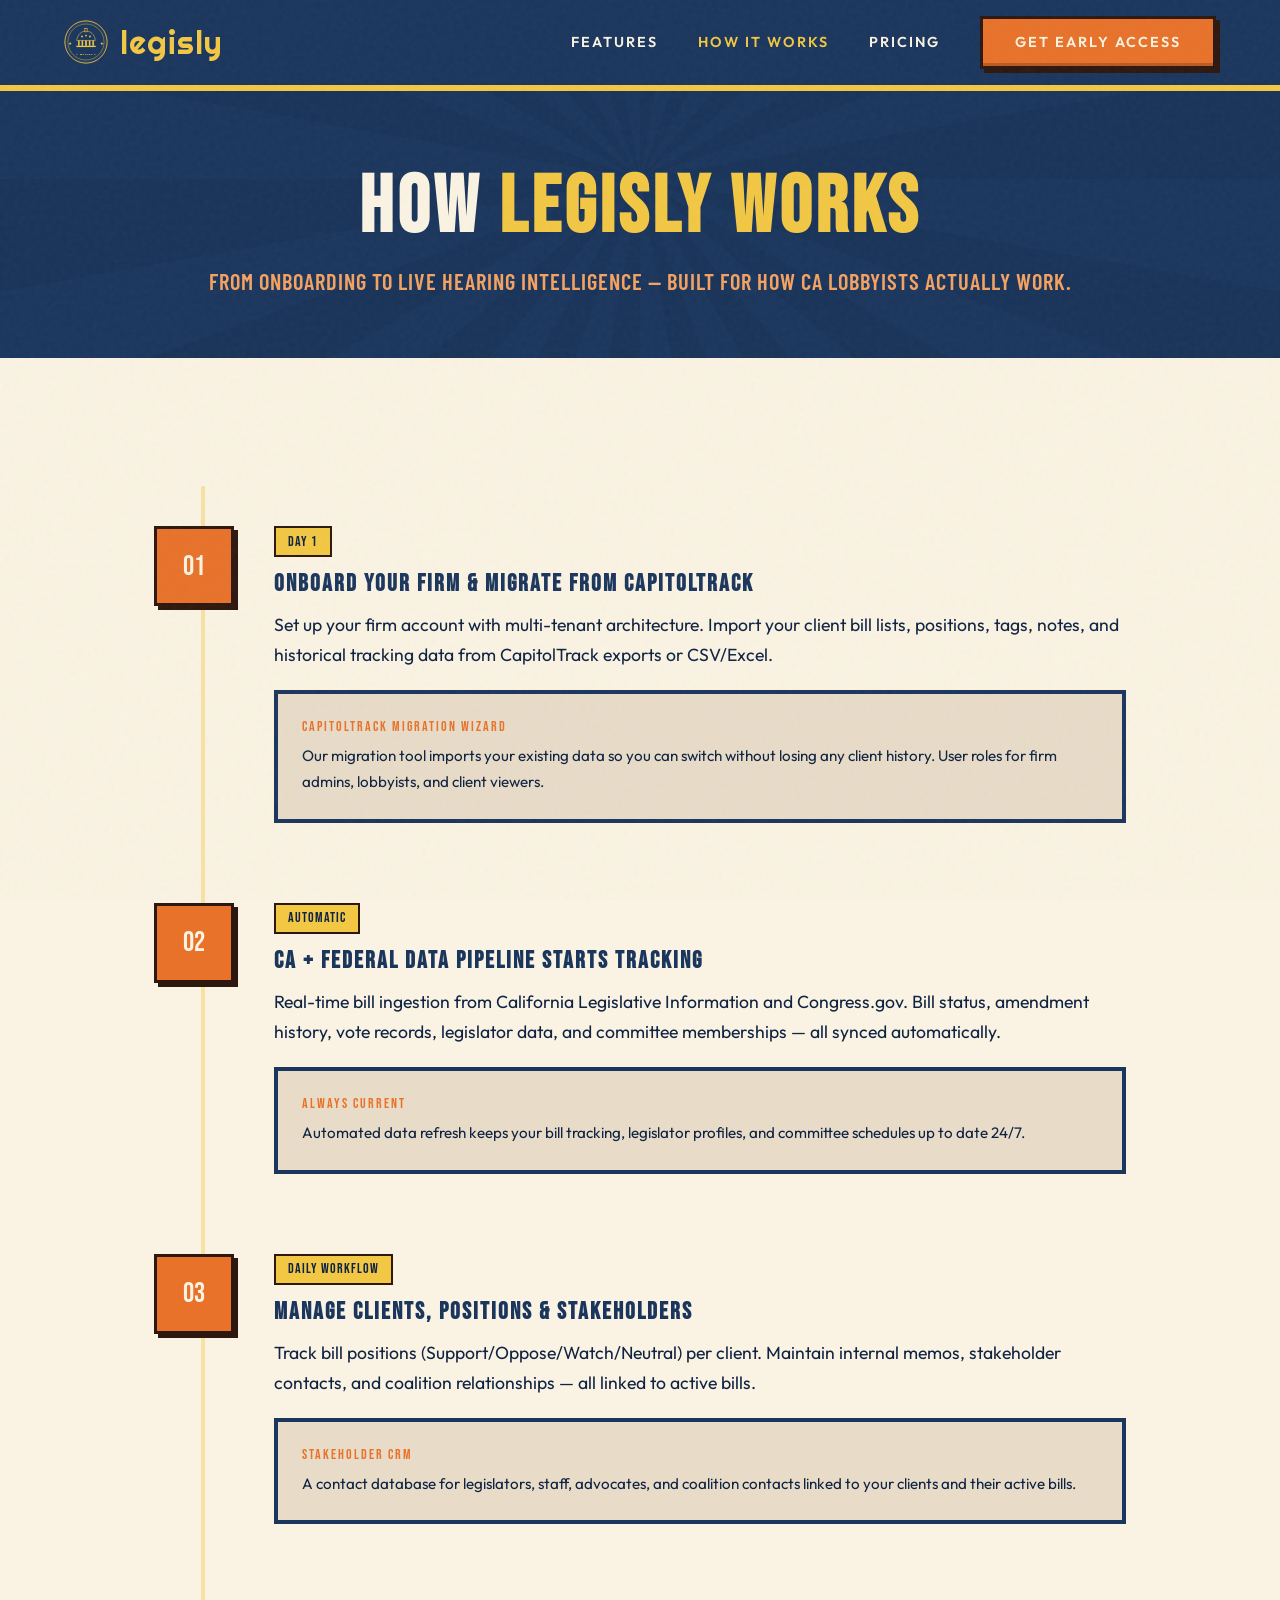
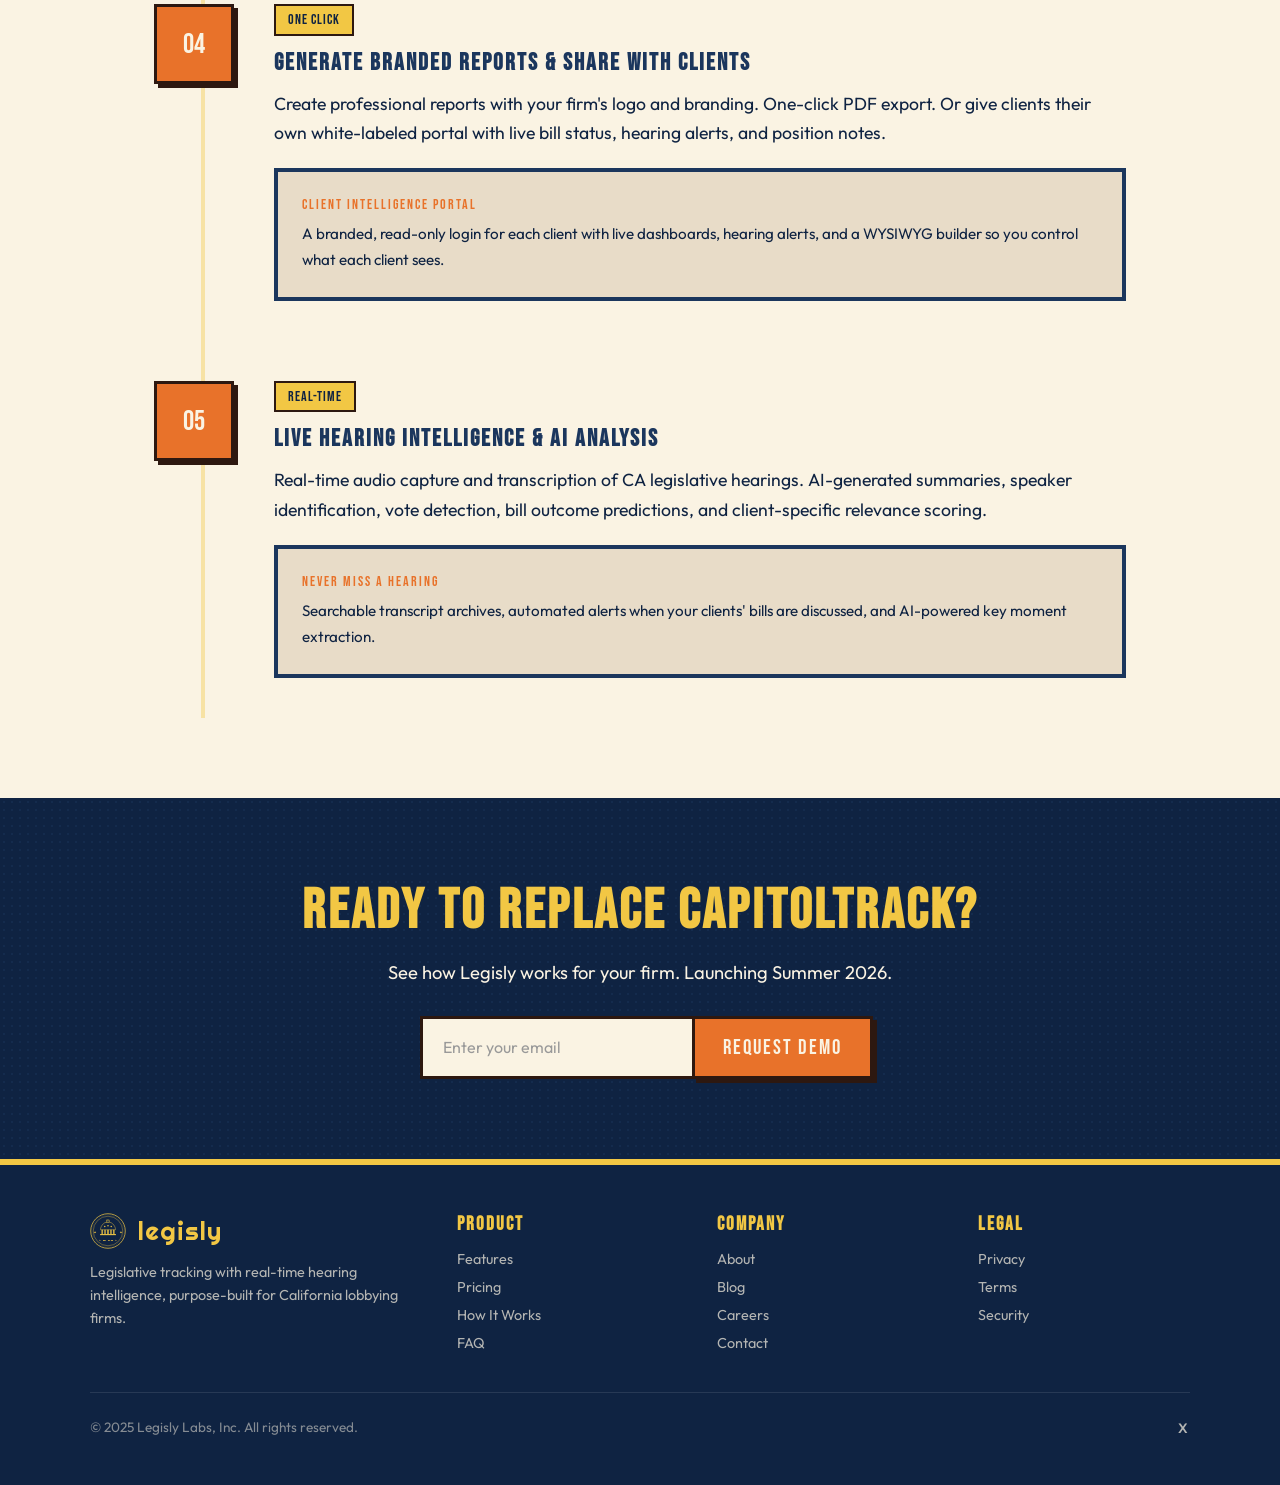
<file: how-it-works.html>
<!DOCTYPE html>
<html lang="en">
<head>
    <meta charset="UTF-8">
    <meta name="viewport" content="width=device-width, initial-scale=1.0">
    <meta name="description" content="See how Legisly works for California lobbying firms — from onboarding and data migration to real-time hearing intelligence.">
    <meta property="og:title" content="How It Works — Legisly">
    <meta property="og:description" content="From CapitolTrack migration to live hearing intelligence — see how Legisly streamlines your CA lobbying workflow.">
    <meta property="og:image" content="https://legisly.ai/og-image.png">
    <meta property="og:type" content="website">
    <meta name="twitter:card" content="summary_large_image">
    <meta name="twitter:image" content="https://legisly.ai/og-image.png">
    <title>How It Works — Legisly</title>
    <link rel="icon" type="image/svg+xml" href="favicon.svg">
    <link rel="icon" type="image/png" sizes="32x32" href="favicon-32.png">
    <link rel="apple-touch-icon" sizes="180x180" href="apple-touch-icon.png">
    <link rel="preconnect" href="https://fonts.googleapis.com">
    <link rel="preconnect" href="https://fonts.gstatic.com" crossorigin>
    <link href="https://fonts.googleapis.com/css2?family=Outfit:wght@400;500;600;700;800;900&family=Bebas+Neue&family=Barlow+Condensed:wght@600;700;800&family=Righteous&display=swap" rel="stylesheet">
    <link rel="stylesheet" href="retro.css">
    <style>
        .steps-container {
            position: relative;
            margin-top: 3rem;
        }
        .steps-container::before {
            content: '';
            position: absolute;
            left: 47px;
            top: 0;
            bottom: 0;
            width: 4px;
            background: var(--yellow-vintage);
            opacity: 0.4;
        }
        .step {
            display: flex;
            gap: 2.5rem;
            padding: 2.5rem 0;
        }
        .step-number {
            width: 80px;
            height: 80px;
            background: var(--orange-warm);
            display: flex;
            align-items: center;
            justify-content: center;
            font-family: 'Bebas Neue', sans-serif;
            font-size: 1.75rem;
            color: var(--cream);
            border: 3px solid var(--brown-shadow);
            box-shadow: 4px 4px 0 var(--brown-shadow);
            flex-shrink: 0;
            position: relative;
            z-index: 1;
        }
        .step-content h3 {
            font-family: 'Bebas Neue', sans-serif;
            font-size: 1.5rem;
            text-transform: uppercase;
            color: var(--blue-retro);
            letter-spacing: 2px;
            margin-bottom: 0.75rem;
        }
        .step-content p {
            color: var(--blue-dark);
            font-size: 1.1rem;
            line-height: 1.7;
            margin-bottom: 1.25rem;
        }
        .step-detail {
            background: var(--cream-dark);
            border: 4px solid var(--blue-retro);
            padding: 1.5rem;
        }
        .step-detail h4 {
            font-family: 'Bebas Neue', sans-serif;
            font-size: 0.9rem;
            font-weight: 400;
            letter-spacing: 2px;
            text-transform: uppercase;
            color: var(--orange-warm);
            margin-bottom: 0.5rem;
        }
        .step-detail p {
            color: var(--blue-dark);
            font-size: 0.95rem;
            margin-bottom: 0;
        }
        .time-badge {
            display: inline-block;
            background: var(--yellow-vintage);
            color: var(--blue-dark);
            padding: 0.35rem 0.75rem;
            font-family: 'Bebas Neue', sans-serif;
            font-size: 0.85rem;
            letter-spacing: 1px;
            border: 2px solid var(--brown-shadow);
            margin-bottom: 0.75rem;
        }
        @media (max-width: 768px) {
            .step { flex-direction: column; gap: 1.5rem; }
            .steps-container::before { display: none; }
            .step-number { width: 60px; height: 60px; font-size: 1.25rem; }
        }
    </style>
</head>
<body>
    <!-- Navigation -->
    <nav>
        <a href="index.html" class="logo-lockup">
                    <svg class="logo-seal" viewBox="0 0 200 200" width="44" height="44" fill="none" xmlns="http://www.w3.org/2000/svg"><circle cx="100" cy="100" r="96" stroke="#F2C744" stroke-width="4"/><circle cx="100" cy="100" r="88" stroke="#F2C744" stroke-width="1" stroke-dasharray="2 4"/><circle cx="100" cy="100" r="82" stroke="#F2C744" stroke-width="2"/><g transform="translate(40,30)"><path d="M60 20C30 20 18 50 18 63L102 63C102 50 90 20 60 20Z" stroke="#F2C744" stroke-width="2.5"/><rect x="52" y="9" width="16" height="15" stroke="#F2C744" stroke-width="2"/><circle cx="60" cy="9" r="3" fill="#F2C744"/><circle cx="42" cy="45" r="4" fill="#F2C744"/><circle cx="60" cy="41" r="4" fill="#F2C744"/><circle cx="78" cy="45" r="4" fill="#F2C744"/><rect x="24" y="63" width="7" height="24" fill="#F2C744"/><rect x="40" y="63" width="7" height="24" fill="#F2C744"/><rect x="56" y="63" width="8" height="24" fill="#F2C744"/><rect x="73" y="63" width="7" height="24" fill="#F2C744"/><rect x="89" y="63" width="7" height="24" fill="#F2C744"/><rect x="16" y="87" width="88" height="6" fill="#F2C744"/></g><g fill="#F2C744"><polygon points="28,100 30,105 35,105 31,108 32.5,113 28,110 23.5,113 25,108 21,105 26,105"/><polygon points="172,100 174,105 179,105 175,108 176.5,113 172,110 167.5,113 169,108 165,105 170,105"/></g><text x="100" y="158" text-anchor="middle" fill="#F2C744" font-family="Righteous,cursive" font-size="11" letter-spacing="2">&#x2605; EST 2025 &#x2605;</text></svg>
                    <span class="logo-text">legisly</span>
                </a>
        <button class="hamburger" id="hamburger" aria-label="Menu">
            <span></span><span></span><span></span>
        </button>
        <div class="nav-links" id="navLinks">
            <a href="features.html">Features</a>
            <a href="how-it-works.html" class="active">How It Works</a>
            <a href="pricing.html">Pricing</a>
            <a href="#" class="btn-retro" onclick="openModal(); return false;">Get Early Access</a>
        </div>
    </nav>

    <!-- Page Header -->
    <section class="page-header">
        <h1>HOW <span class="accent">LEGISLY WORKS</span></h1>
        <p>From onboarding to live hearing intelligence &mdash; built for how CA lobbyists actually work.</p>
    </section>

    <!-- Steps Section -->
    <section class="section">
        <div class="steps-container">
            <div class="step">
                <div class="step-number">01</div>
                <div class="step-content">
                    <span class="time-badge">DAY 1</span>
                    <h3>Onboard your firm &amp; migrate from CapitolTrack</h3>
                    <p>Set up your firm account with multi-tenant architecture. Import your client bill lists, positions, tags, notes, and historical tracking data from CapitolTrack exports or CSV/Excel.</p>
                    <div class="step-detail">
                        <h4>CapitolTrack Migration Wizard</h4>
                        <p>Our migration tool imports your existing data so you can switch without losing any client history. User roles for firm admins, lobbyists, and client viewers.</p>
                    </div>
                </div>
            </div>

            <div class="step">
                <div class="step-number">02</div>
                <div class="step-content">
                    <span class="time-badge">AUTOMATIC</span>
                    <h3>CA + Federal data pipeline starts tracking</h3>
                    <p>Real-time bill ingestion from California Legislative Information and Congress.gov. Bill status, amendment history, vote records, legislator data, and committee memberships &mdash; all synced automatically.</p>
                    <div class="step-detail">
                        <h4>Always current</h4>
                        <p>Automated data refresh keeps your bill tracking, legislator profiles, and committee schedules up to date 24/7.</p>
                    </div>
                </div>
            </div>

            <div class="step">
                <div class="step-number">03</div>
                <div class="step-content">
                    <span class="time-badge">DAILY WORKFLOW</span>
                    <h3>Manage clients, positions &amp; stakeholders</h3>
                    <p>Track bill positions (Support/Oppose/Watch/Neutral) per client. Maintain internal memos, stakeholder contacts, and coalition relationships &mdash; all linked to active bills.</p>
                    <div class="step-detail">
                        <h4>Stakeholder CRM</h4>
                        <p>A contact database for legislators, staff, advocates, and coalition contacts linked to your clients and their active bills.</p>
                    </div>
                </div>
            </div>

            <div class="step">
                <div class="step-number">04</div>
                <div class="step-content">
                    <span class="time-badge">ONE CLICK</span>
                    <h3>Generate branded reports &amp; share with clients</h3>
                    <p>Create professional reports with your firm's logo and branding. One-click PDF export. Or give clients their own white-labeled portal with live bill status, hearing alerts, and position notes.</p>
                    <div class="step-detail">
                        <h4>Client Intelligence Portal</h4>
                        <p>A branded, read-only login for each client with live dashboards, hearing alerts, and a WYSIWYG builder so you control what each client sees.</p>
                    </div>
                </div>
            </div>

            <div class="step">
                <div class="step-number">05</div>
                <div class="step-content">
                    <span class="time-badge">REAL-TIME</span>
                    <h3>Live hearing intelligence &amp; AI analysis</h3>
                    <p>Real-time audio capture and transcription of CA legislative hearings. AI-generated summaries, speaker identification, vote detection, bill outcome predictions, and client-specific relevance scoring.</p>
                    <div class="step-detail">
                        <h4>Never miss a hearing</h4>
                        <p>Searchable transcript archives, automated alerts when your clients' bills are discussed, and AI-powered key moment extraction.</p>
                    </div>
                </div>
            </div>
        </div>
    </section>

    <!-- CTA Section -->
    <section class="cta-section" id="cta">
        <h2>READY TO REPLACE CAPITOLTRACK?</h2>
        <p>See how Legisly works for your firm. Launching Summer 2026.</p>
        <form class="email-form" action="https://formspree.io/f/mdalewlb" method="POST">
            <input type="email" name="email" placeholder="Enter your email" required>
            <input type="hidden" name="_subject" value="New Legisly Waitlist Signup!">
            <input type="hidden" name="_next" value="https://legisly.ai/thank-you.html">
            <button type="submit">REQUEST DEMO</button>
        </form>
    </section>

    <!-- Footer -->
    <footer>
        <div class="footer-content">
            <div class="footer-brand">
                <a href="index.html" class="logo-lockup">
                    <svg class="logo-seal" viewBox="0 0 200 200" width="44" height="44" fill="none" xmlns="http://www.w3.org/2000/svg"><circle cx="100" cy="100" r="96" stroke="#F2C744" stroke-width="4"/><circle cx="100" cy="100" r="88" stroke="#F2C744" stroke-width="1" stroke-dasharray="2 4"/><circle cx="100" cy="100" r="82" stroke="#F2C744" stroke-width="2"/><g transform="translate(40,30)"><path d="M60 20C30 20 18 50 18 63L102 63C102 50 90 20 60 20Z" stroke="#F2C744" stroke-width="2.5"/><rect x="52" y="9" width="16" height="15" stroke="#F2C744" stroke-width="2"/><circle cx="60" cy="9" r="3" fill="#F2C744"/><circle cx="42" cy="45" r="4" fill="#F2C744"/><circle cx="60" cy="41" r="4" fill="#F2C744"/><circle cx="78" cy="45" r="4" fill="#F2C744"/><rect x="24" y="63" width="7" height="24" fill="#F2C744"/><rect x="40" y="63" width="7" height="24" fill="#F2C744"/><rect x="56" y="63" width="8" height="24" fill="#F2C744"/><rect x="73" y="63" width="7" height="24" fill="#F2C744"/><rect x="89" y="63" width="7" height="24" fill="#F2C744"/><rect x="16" y="87" width="88" height="6" fill="#F2C744"/></g><g fill="#F2C744"><polygon points="28,100 30,105 35,105 31,108 32.5,113 28,110 23.5,113 25,108 21,105 26,105"/><polygon points="172,100 174,105 179,105 175,108 176.5,113 172,110 167.5,113 169,108 165,105 170,105"/></g><text x="100" y="158" text-anchor="middle" fill="#F2C744" font-family="Righteous,cursive" font-size="11" letter-spacing="2">&#x2605; EST 2025 &#x2605;</text></svg>
                    <span class="logo-text">legisly</span>
                </a>
                <p>Legislative tracking with real-time hearing intelligence, purpose-built for California lobbying firms.</p>
            </div>
            <div class="footer-column">
                <h4>Product</h4>
                <ul>
                    <li><a href="features.html">Features</a></li>
                    <li><a href="pricing.html">Pricing</a></li>
                    <li><a href="how-it-works.html">How It Works</a></li>
                    <li><a href="faq.html">FAQ</a></li>
                </ul>
            </div>
            <div class="footer-column">
                <h4>Company</h4>
                <ul>
                    <li><a href="about.html">About</a></li>
                    <li><a href="blog.html">Blog</a></li>
                    <li><a href="careers.html">Careers</a></li>
                    <li><a href="contact.html">Contact</a></li>
                </ul>
            </div>
            <div class="footer-column">
                <h4>Legal</h4>
                <ul>
                    <li><a href="privacy.html">Privacy</a></li>
                    <li><a href="terms.html">Terms</a></li>
                    <li><a href="security.html">Security</a></li>
                </ul>
            </div>
        </div>
        <div class="footer-bottom">
            <p>&copy; 2025 Legisly Labs, Inc. All rights reserved.</p>
            <div class="social-links">
                <a href="https://x.com/LegislyAI" target="_blank" rel="noopener noreferrer">X</a>
            </div>
        </div>
    </footer>

    <!-- Email Modal -->
    <div class="modal-overlay" id="emailModal">
        <div class="modal">
            <button class="modal-close" id="modalClose">&times;</button>
            <h2>REQUEST A DEMO</h2>
            <p>See how Legisly replaces CapitolTrack with real-time hearing intelligence and AI-powered analysis.</p>
            <form class="modal-form" action="https://formspree.io/f/mdalewlb" method="POST">
                <input type="email" name="email" placeholder="you@yourfirm.com" required>
                <input type="hidden" name="_subject" value="New Legisly Demo Request!">
                <button type="submit">REQUEST DEMO</button>
                <span class="waitlist-note">Launching Summer 2026</span>
            </form>
        </div>
    </div>

    <script>
        // Modal
        function openModal() {
            document.getElementById('emailModal').classList.add('active');
            document.body.style.overflow = 'hidden';
            setTimeout(() => document.querySelector('.modal-form input[type="email"]').focus(), 300);
        }
        function closeModal() {
            document.getElementById('emailModal').classList.remove('active');
            document.body.style.overflow = '';
        }
        document.getElementById('modalClose').addEventListener('click', closeModal);
        document.getElementById('emailModal').addEventListener('click', function(e) {
            if (e.target === this) closeModal();
        });
        document.addEventListener('keydown', function(e) {
            if (e.key === 'Escape') closeModal();
        });

        // Hamburger menu
        document.getElementById('hamburger').addEventListener('click', function() {
            document.getElementById('navLinks').classList.toggle('open');
        });
    </script>
</body>
</html>
</file>
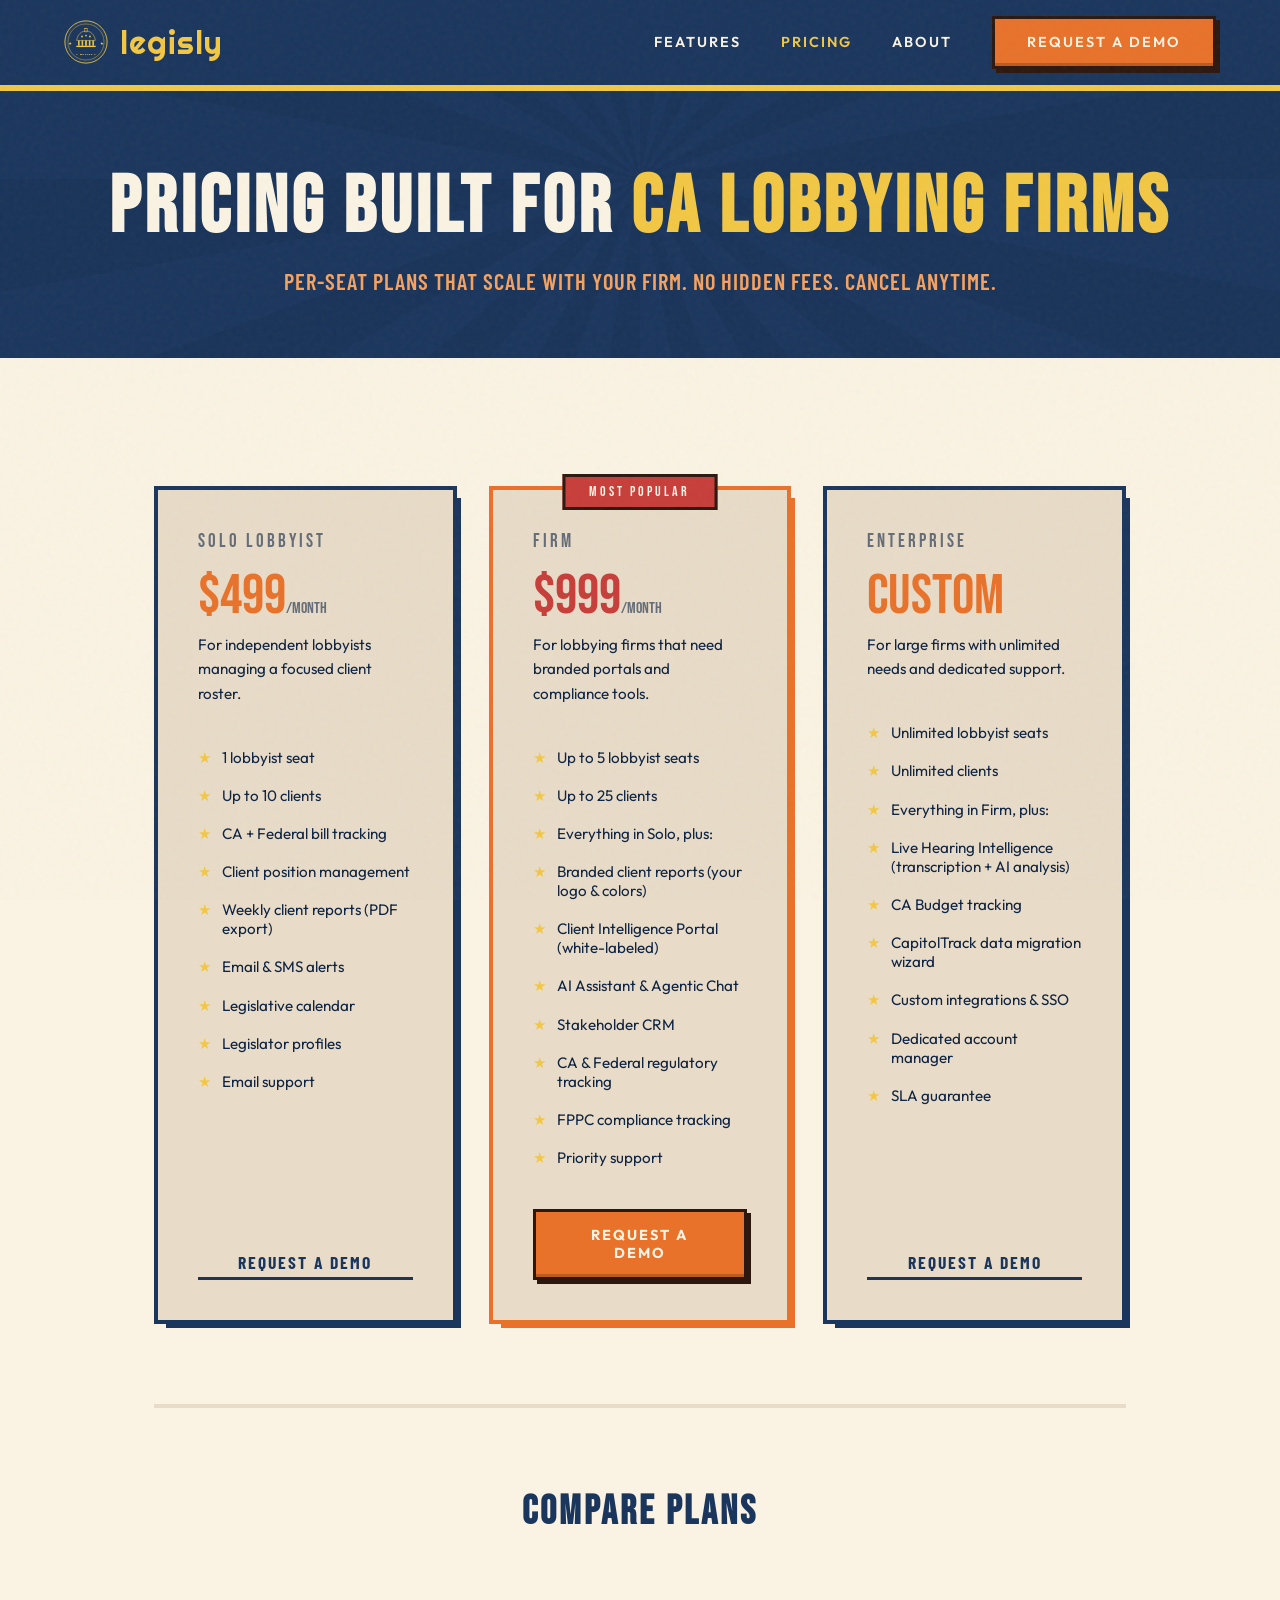
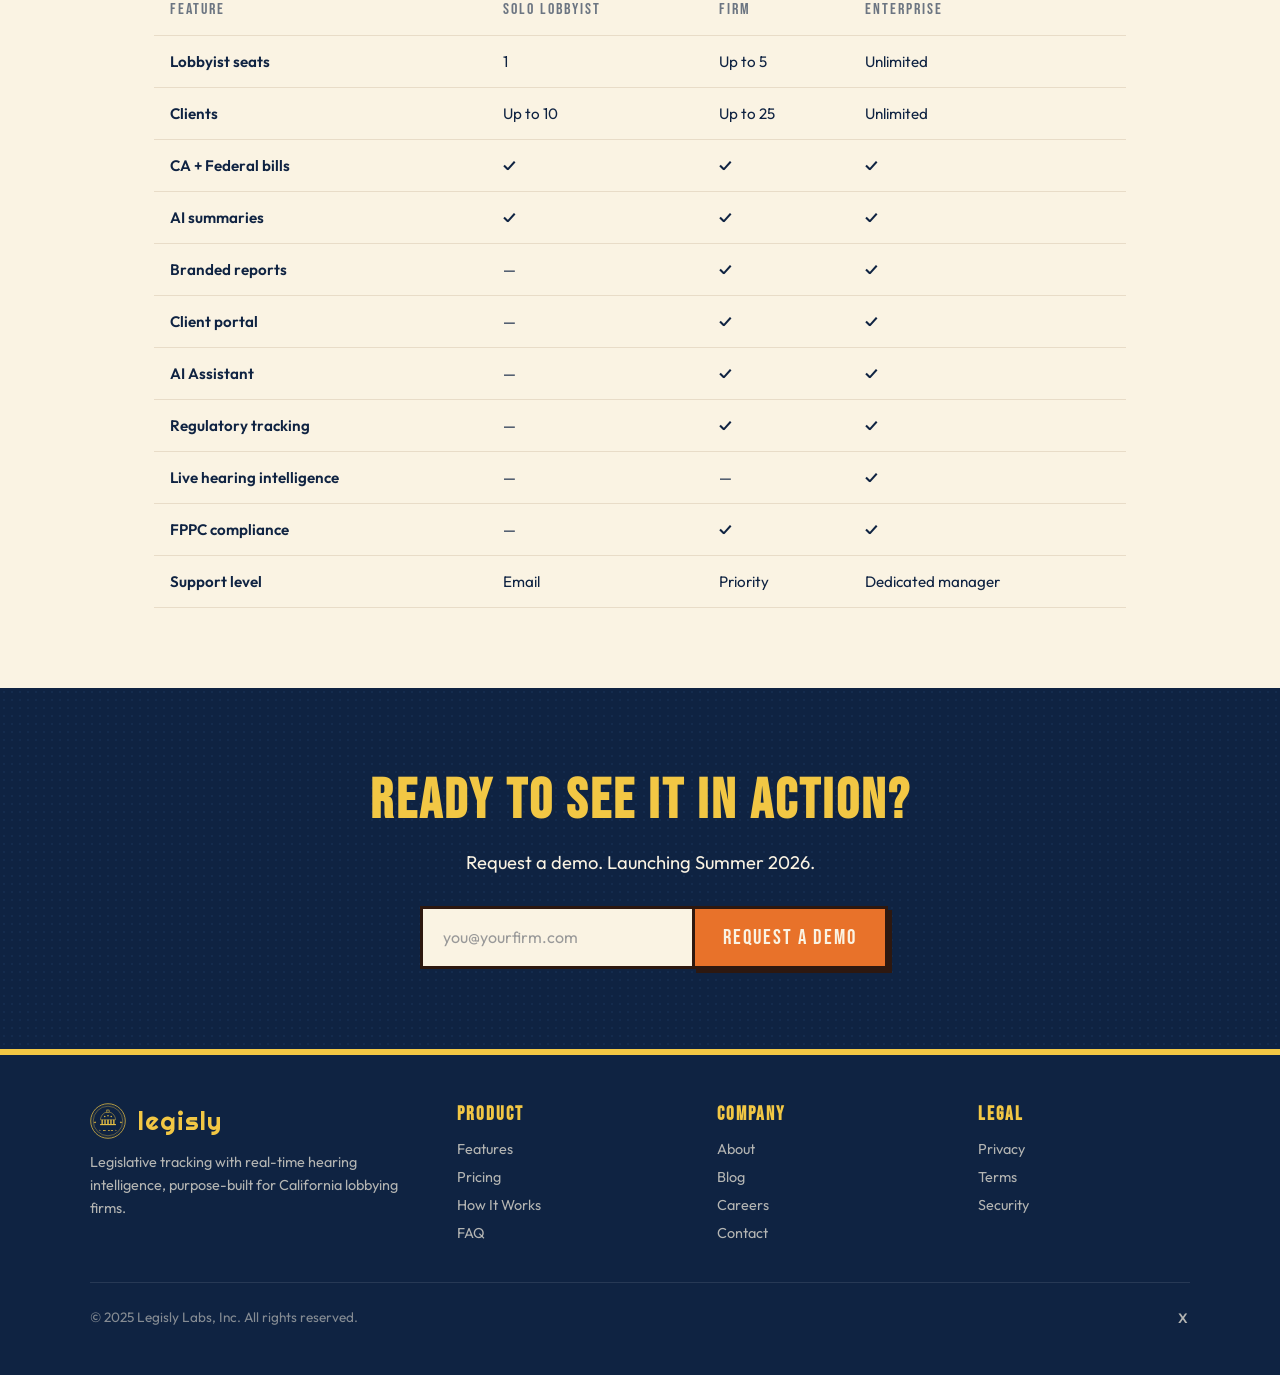
<file: pricing.html>
<!DOCTYPE html>
<html lang="en">
<head>
    <meta charset="UTF-8">
    <meta name="viewport" content="width=device-width, initial-scale=1.0">
    <meta name="description" content="Pricing built for California lobbying firms. Per-seat plans with real-time hearing intelligence, client portals, and FPPC compliance tracking.">
    <meta property="og:title" content="Pricing — Legisly | CA Lobbying Firm Plans">
    <meta property="og:description" content="Per-seat pricing for California lobbying firms. Real-time hearing intelligence, branded client portals, and FPPC compliance tracking.">
    <meta property="og:image" content="https://legisly.ai/og-image.png">
    <meta property="og:type" content="website">
    <meta name="twitter:card" content="summary_large_image">
    <meta name="twitter:image" content="https://legisly.ai/og-image.png">
    <title>Pricing — Legisly</title>
    <link rel="icon" type="image/svg+xml" href="favicon.svg">
    <link rel="icon" type="image/png" sizes="32x32" href="favicon-32.png">
    <link rel="apple-touch-icon" sizes="180x180" href="apple-touch-icon.png">
    <link rel="preconnect" href="https://fonts.googleapis.com">
    <link rel="preconnect" href="https://fonts.gstatic.com" crossorigin>
    <link href="https://fonts.googleapis.com/css2?family=Outfit:wght@400;500;600;700;800;900&family=Bebas+Neue&family=Barlow+Condensed:wght@600;700;800&family=Righteous&display=swap" rel="stylesheet">
    <link rel="stylesheet" href="retro.css">
    <style>
        .pricing-grid {
            display: grid;
            grid-template-columns: repeat(3, 1fr);
            gap: 2rem;
            margin-top: 3rem;
        }
        .pricing-card {
            background: var(--cream-dark);
            border: 4px solid var(--blue-retro);
            padding: 2.5rem;
            display: flex;
            flex-direction: column;
            position: relative;
        }
        .pricing-card::before {
            content: '';
            position: absolute;
            top: 8px;
            left: 8px;
            right: -8px;
            bottom: -8px;
            background: var(--blue-retro);
            z-index: -1;
            transition: all 0.2s;
        }
        .pricing-card:hover::before {
            top: 12px;
            left: 12px;
        }
        .pricing-card.featured {
            border-color: var(--orange-warm);
            position: relative;
        }
        .pricing-card.featured::before {
            background: var(--orange-warm);
        }
        .featured-badge {
            position: absolute;
            top: -16px;
            left: 50%;
            transform: translateX(-50%);
            background: var(--red-accent);
            color: var(--cream);
            padding: 0.4rem 1.5rem;
            font-family: 'Bebas Neue', sans-serif;
            font-size: 0.9rem;
            letter-spacing: 3px;
            text-transform: uppercase;
            border: 3px solid var(--brown-shadow);
            white-space: nowrap;
        }
        .plan-name {
            font-family: 'Bebas Neue', sans-serif;
            font-size: 1.2rem;
            letter-spacing: 3px;
            text-transform: uppercase;
            color: var(--blue-dark);
            opacity: 0.6;
            margin-bottom: 1rem;
        }
        .price {
            font-family: 'Bebas Neue', sans-serif;
            font-size: 3.5rem;
            color: var(--orange-warm);
            margin-bottom: 0.5rem;
            line-height: 1;
        }
        .featured .price {
            color: var(--red-accent);
        }
        .price span {
            font-size: 1rem;
            font-weight: 400;
            color: var(--blue-dark);
            opacity: 0.6;
        }
        .plan-description {
            color: var(--blue-dark);
            margin-bottom: 2rem;
            line-height: 1.6;
            font-size: 0.95rem;
        }
        .plan-features {
            list-style: none;
            padding: 0;
            margin-bottom: 2rem;
            flex-grow: 1;
        }
        .plan-features li {
            padding: 0.6rem 0;
            padding-left: 1.5rem;
            position: relative;
            color: var(--blue-dark);
            font-size: 0.95rem;
        }
        .plan-features li::before {
            content: '\2605';
            position: absolute;
            left: 0;
            color: var(--yellow-vintage);
        }
        .plan-cta {
            margin-top: auto;
        }
        .plan-cta .btn-retro,
        .plan-cta .btn-secondary-retro {
            width: 100%;
            text-align: center;
        }
        .compare-section {
            margin-top: 5rem;
            padding-top: 5rem;
            border-top: 4px solid var(--cream-dark);
        }
        .compare-section h2 {
            text-align: center;
            font-family: 'Bebas Neue', sans-serif;
            font-size: 2.5rem;
            color: var(--blue-retro);
            letter-spacing: 3px;
            margin-bottom: 3rem;
        }
        .compare-table {
            width: 100%;
            border-collapse: collapse;
        }
        .compare-table th,
        .compare-table td {
            padding: 1rem;
            text-align: left;
            border-bottom: 1px solid var(--cream-dark);
        }
        .compare-table th {
            color: var(--blue-dark);
            opacity: 0.6;
            font-family: 'Bebas Neue', sans-serif;
            font-size: 1rem;
            font-weight: 400;
            text-transform: uppercase;
            letter-spacing: 2px;
        }
        .compare-table td:first-child {
            color: var(--blue-dark);
            font-weight: 600;
        }
        .compare-table td {
            color: var(--blue-dark);
            font-size: 0.95rem;
        }
        .check {
            color: var(--orange-warm);
            font-weight: 700;
        }

        @media (max-width: 900px) {
            .pricing-grid {
                grid-template-columns: 1fr;
                max-width: 400px;
                margin-left: auto;
                margin-right: auto;
            }
            .compare-table {
                font-size: 0.85rem;
            }
            .compare-table th,
            .compare-table td {
                padding: 0.75rem 0.5rem;
            }
        }
    </style>
</head>
<body>
    <!-- Navigation -->
    <nav>
        <a href="index.html" class="logo-lockup">
                    <svg class="logo-seal" viewBox="0 0 200 200" width="44" height="44" fill="none" xmlns="http://www.w3.org/2000/svg"><circle cx="100" cy="100" r="96" stroke="#F2C744" stroke-width="4"/><circle cx="100" cy="100" r="88" stroke="#F2C744" stroke-width="1" stroke-dasharray="2 4"/><circle cx="100" cy="100" r="82" stroke="#F2C744" stroke-width="2"/><g transform="translate(40,30)"><path d="M60 20C30 20 18 50 18 63L102 63C102 50 90 20 60 20Z" stroke="#F2C744" stroke-width="2.5"/><rect x="52" y="9" width="16" height="15" stroke="#F2C744" stroke-width="2"/><circle cx="60" cy="9" r="3" fill="#F2C744"/><circle cx="42" cy="45" r="4" fill="#F2C744"/><circle cx="60" cy="41" r="4" fill="#F2C744"/><circle cx="78" cy="45" r="4" fill="#F2C744"/><rect x="24" y="63" width="7" height="24" fill="#F2C744"/><rect x="40" y="63" width="7" height="24" fill="#F2C744"/><rect x="56" y="63" width="8" height="24" fill="#F2C744"/><rect x="73" y="63" width="7" height="24" fill="#F2C744"/><rect x="89" y="63" width="7" height="24" fill="#F2C744"/><rect x="16" y="87" width="88" height="6" fill="#F2C744"/></g><g fill="#F2C744"><polygon points="28,100 30,105 35,105 31,108 32.5,113 28,110 23.5,113 25,108 21,105 26,105"/><polygon points="172,100 174,105 179,105 175,108 176.5,113 172,110 167.5,113 169,108 165,105 170,105"/></g><text x="100" y="158" text-anchor="middle" fill="#F2C744" font-family="Righteous,cursive" font-size="11" letter-spacing="2">&#x2605; EST 2025 &#x2605;</text></svg>
                    <span class="logo-text">legisly</span>
                </a>
        <button class="hamburger" id="hamburger" aria-label="Menu">
            <span></span><span></span><span></span>
        </button>
        <div class="nav-links" id="navLinks">
            <a href="features.html">Features</a>
            <a href="pricing.html" class="active">Pricing</a>
            <a href="about.html">About</a>
            <a href="#" class="btn-retro" onclick="openModal(); return false;">Request a Demo</a>
        </div>
    </nav>

    <!-- Page Header -->
    <section class="page-header">
        <h1>PRICING BUILT FOR <span class="accent">CA LOBBYING FIRMS</span></h1>
        <p>Per-seat plans that scale with your firm. No hidden fees. Cancel anytime.</p>
    </section>

    <!-- Pricing Cards -->
    <section class="section">
        <div class="pricing-grid">
            <div class="pricing-card">
                <div class="plan-name">Solo Lobbyist</div>
                <div class="price">$499<span>/month</span></div>
                <p class="plan-description">For independent lobbyists managing a focused client roster.</p>
                <ul class="plan-features">
                    <li>1 lobbyist seat</li>
                    <li>Up to 10 clients</li>
                    <li>CA + Federal bill tracking</li>
                    <li>Client position management</li>
                    <li>Weekly client reports (PDF export)</li>
                    <li>Email &amp; SMS alerts</li>
                    <li>Legislative calendar</li>
                    <li>Legislator profiles</li>
                    <li>Email support</li>
                </ul>
                <div class="plan-cta">
                    <a href="#" class="btn-secondary-retro" onclick="openModal(); return false;">Request a Demo</a>
                </div>
            </div>

            <div class="pricing-card featured">
                <div class="featured-badge">MOST POPULAR</div>
                <div class="plan-name">Firm</div>
                <div class="price">$999<span>/month</span></div>
                <p class="plan-description">For lobbying firms that need branded portals and compliance tools.</p>
                <ul class="plan-features">
                    <li>Up to 5 lobbyist seats</li>
                    <li>Up to 25 clients</li>
                    <li>Everything in Solo, plus:</li>
                    <li>Branded client reports (your logo &amp; colors)</li>
                    <li>Client Intelligence Portal (white-labeled)</li>
                    <li>AI Assistant &amp; Agentic Chat</li>
                    <li>Stakeholder CRM</li>
                    <li>CA &amp; Federal regulatory tracking</li>
                    <li>FPPC compliance tracking</li>
                    <li>Priority support</li>
                </ul>
                <div class="plan-cta">
                    <a href="#" class="btn-retro" onclick="openModal(); return false;">Request a Demo</a>
                </div>
            </div>

            <div class="pricing-card">
                <div class="plan-name">Enterprise</div>
                <div class="price">Custom</div>
                <p class="plan-description">For large firms with unlimited needs and dedicated support.</p>
                <ul class="plan-features">
                    <li>Unlimited lobbyist seats</li>
                    <li>Unlimited clients</li>
                    <li>Everything in Firm, plus:</li>
                    <li>Live Hearing Intelligence (transcription + AI analysis)</li>
                    <li>CA Budget tracking</li>
                    <li>CapitolTrack data migration wizard</li>
                    <li>Custom integrations &amp; SSO</li>
                    <li>Dedicated account manager</li>
                    <li>SLA guarantee</li>
                </ul>
                <div class="plan-cta">
                    <a href="#" class="btn-secondary-retro" onclick="openModal(); return false;">Request a Demo</a>
                </div>
            </div>
        </div>

        <!-- Compare Plans Table -->
        <div class="compare-section">
            <h2>Compare Plans</h2>
            <table class="compare-table">
                <thead>
                    <tr>
                        <th>Feature</th>
                        <th>Solo Lobbyist</th>
                        <th>Firm</th>
                        <th>Enterprise</th>
                    </tr>
                </thead>
                <tbody>
                    <tr>
                        <td>Lobbyist seats</td>
                        <td>1</td>
                        <td>Up to 5</td>
                        <td>Unlimited</td>
                    </tr>
                    <tr>
                        <td>Clients</td>
                        <td>Up to 10</td>
                        <td>Up to 25</td>
                        <td>Unlimited</td>
                    </tr>
                    <tr>
                        <td>CA + Federal bills</td>
                        <td class="check">&check;</td>
                        <td class="check">&check;</td>
                        <td class="check">&check;</td>
                    </tr>
                    <tr>
                        <td>AI summaries</td>
                        <td class="check">&check;</td>
                        <td class="check">&check;</td>
                        <td class="check">&check;</td>
                    </tr>
                    <tr>
                        <td>Branded reports</td>
                        <td>&mdash;</td>
                        <td class="check">&check;</td>
                        <td class="check">&check;</td>
                    </tr>
                    <tr>
                        <td>Client portal</td>
                        <td>&mdash;</td>
                        <td class="check">&check;</td>
                        <td class="check">&check;</td>
                    </tr>
                    <tr>
                        <td>AI Assistant</td>
                        <td>&mdash;</td>
                        <td class="check">&check;</td>
                        <td class="check">&check;</td>
                    </tr>
                    <tr>
                        <td>Regulatory tracking</td>
                        <td>&mdash;</td>
                        <td class="check">&check;</td>
                        <td class="check">&check;</td>
                    </tr>
                    <tr>
                        <td>Live hearing intelligence</td>
                        <td>&mdash;</td>
                        <td>&mdash;</td>
                        <td class="check">&check;</td>
                    </tr>
                    <tr>
                        <td>FPPC compliance</td>
                        <td>&mdash;</td>
                        <td class="check">&check;</td>
                        <td class="check">&check;</td>
                    </tr>
                    <tr>
                        <td>Support level</td>
                        <td>Email</td>
                        <td>Priority</td>
                        <td>Dedicated manager</td>
                    </tr>
                </tbody>
            </table>
        </div>
    </section>

    <!-- CTA Section -->
    <section class="cta-section" id="cta">
        <h2>READY TO SEE IT IN ACTION?</h2>
        <p>Request a demo. Launching Summer 2026.</p>
        <form class="email-form" action="https://formspree.io/f/mdalewlb" method="POST">
            <input type="email" name="email" placeholder="you@yourfirm.com" required>
            <input type="hidden" name="_subject" value="New Legisly Demo Request!">
            <input type="hidden" name="_next" value="https://legisly.ai/thank-you.html">
            <button type="submit">REQUEST A DEMO</button>
        </form>
    </section>

    <!-- Footer -->
    <footer>
        <div class="footer-content">
            <div class="footer-brand">
                <a href="index.html" class="logo-lockup">
                    <svg class="logo-seal" viewBox="0 0 200 200" width="44" height="44" fill="none" xmlns="http://www.w3.org/2000/svg"><circle cx="100" cy="100" r="96" stroke="#F2C744" stroke-width="4"/><circle cx="100" cy="100" r="88" stroke="#F2C744" stroke-width="1" stroke-dasharray="2 4"/><circle cx="100" cy="100" r="82" stroke="#F2C744" stroke-width="2"/><g transform="translate(40,30)"><path d="M60 20C30 20 18 50 18 63L102 63C102 50 90 20 60 20Z" stroke="#F2C744" stroke-width="2.5"/><rect x="52" y="9" width="16" height="15" stroke="#F2C744" stroke-width="2"/><circle cx="60" cy="9" r="3" fill="#F2C744"/><circle cx="42" cy="45" r="4" fill="#F2C744"/><circle cx="60" cy="41" r="4" fill="#F2C744"/><circle cx="78" cy="45" r="4" fill="#F2C744"/><rect x="24" y="63" width="7" height="24" fill="#F2C744"/><rect x="40" y="63" width="7" height="24" fill="#F2C744"/><rect x="56" y="63" width="8" height="24" fill="#F2C744"/><rect x="73" y="63" width="7" height="24" fill="#F2C744"/><rect x="89" y="63" width="7" height="24" fill="#F2C744"/><rect x="16" y="87" width="88" height="6" fill="#F2C744"/></g><g fill="#F2C744"><polygon points="28,100 30,105 35,105 31,108 32.5,113 28,110 23.5,113 25,108 21,105 26,105"/><polygon points="172,100 174,105 179,105 175,108 176.5,113 172,110 167.5,113 169,108 165,105 170,105"/></g><text x="100" y="158" text-anchor="middle" fill="#F2C744" font-family="Righteous,cursive" font-size="11" letter-spacing="2">&#x2605; EST 2025 &#x2605;</text></svg>
                    <span class="logo-text">legisly</span>
                </a>
                <p>Legislative tracking with real-time hearing intelligence, purpose-built for California lobbying firms.</p>
            </div>
            <div class="footer-column">
                <h4>Product</h4>
                <ul>
                    <li><a href="features.html">Features</a></li>
                    <li><a href="pricing.html">Pricing</a></li>
                    <li><a href="how-it-works.html">How It Works</a></li>
                    <li><a href="faq.html">FAQ</a></li>
                </ul>
            </div>
            <div class="footer-column">
                <h4>Company</h4>
                <ul>
                    <li><a href="about.html">About</a></li>
                    <li><a href="blog.html">Blog</a></li>
                    <li><a href="careers.html">Careers</a></li>
                    <li><a href="contact.html">Contact</a></li>
                </ul>
            </div>
            <div class="footer-column">
                <h4>Legal</h4>
                <ul>
                    <li><a href="privacy.html">Privacy</a></li>
                    <li><a href="terms.html">Terms</a></li>
                    <li><a href="security.html">Security</a></li>
                </ul>
            </div>
        </div>
        <div class="footer-bottom">
            <p>&copy; 2025 Legisly Labs, Inc. All rights reserved.</p>
            <div class="social-links">
                <a href="https://x.com/LegislyAI" target="_blank" rel="noopener noreferrer">X</a>
            </div>
        </div>
    </footer>

    <!-- Email Modal -->
    <div class="modal-overlay" id="emailModal">
        <div class="modal">
            <button class="modal-close" id="modalClose">&times;</button>
            <h2>REQUEST A DEMO</h2>
            <p>See how Legisly works for your firm. Launching Summer 2026.</p>
            <form class="modal-form" action="https://formspree.io/f/mdalewlb" method="POST">
                <input type="email" name="email" placeholder="you@yourfirm.com" required>
                <input type="hidden" name="_subject" value="New Legisly Demo Request!">
                <button type="submit">REQUEST A DEMO</button>
                <span class="waitlist-note">Launching Summer 2026</span>
            </form>
        </div>
    </div>

    <script>
        // Modal
        function openModal() {
            document.getElementById('emailModal').classList.add('active');
            document.body.style.overflow = 'hidden';
            setTimeout(() => document.querySelector('.modal-form input[type="email"]').focus(), 300);
        }
        function closeModal() {
            document.getElementById('emailModal').classList.remove('active');
            document.body.style.overflow = '';
        }
        document.getElementById('modalClose').addEventListener('click', closeModal);
        document.getElementById('emailModal').addEventListener('click', function(e) {
            if (e.target === this) closeModal();
        });
        document.addEventListener('keydown', function(e) {
            if (e.key === 'Escape') closeModal();
        });

        // Hamburger menu
        document.getElementById('hamburger').addEventListener('click', function() {
            document.getElementById('navLinks').classList.toggle('open');
        });
    </script>
</body>
</html>
</file>
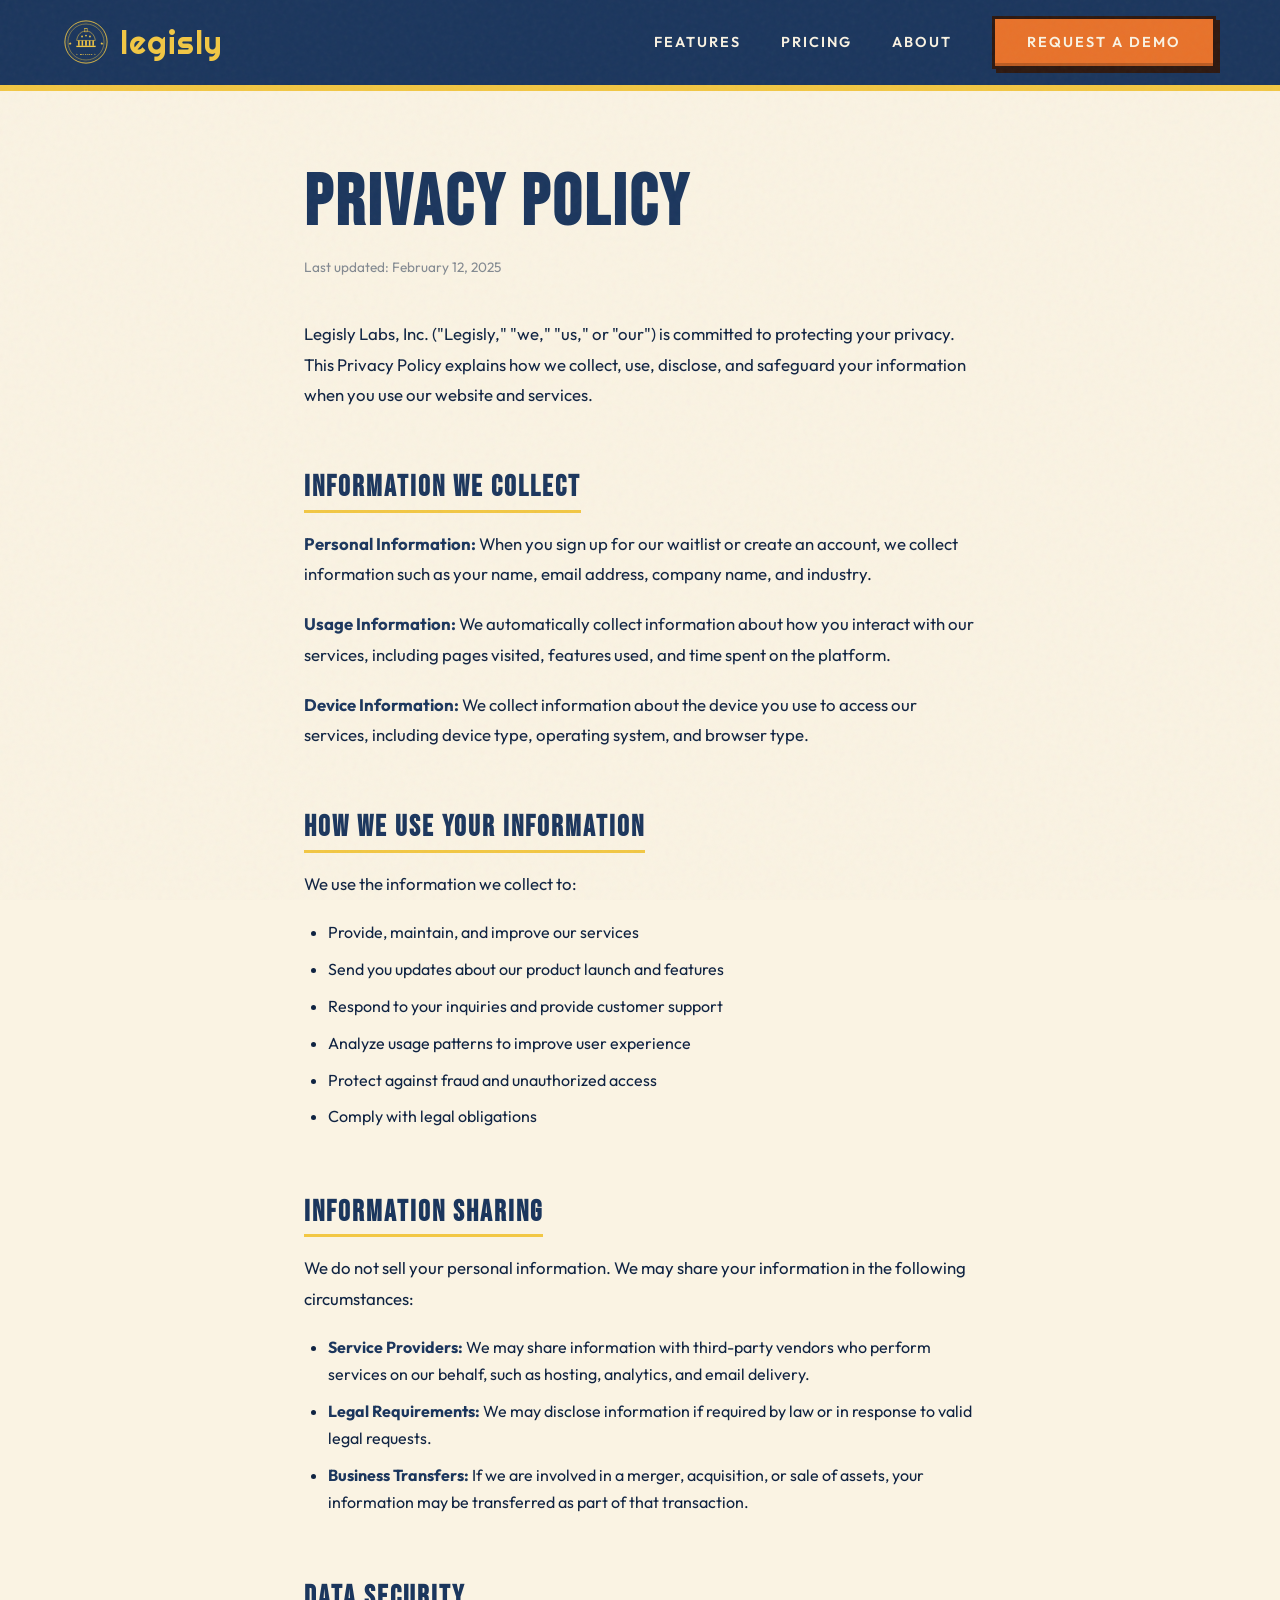
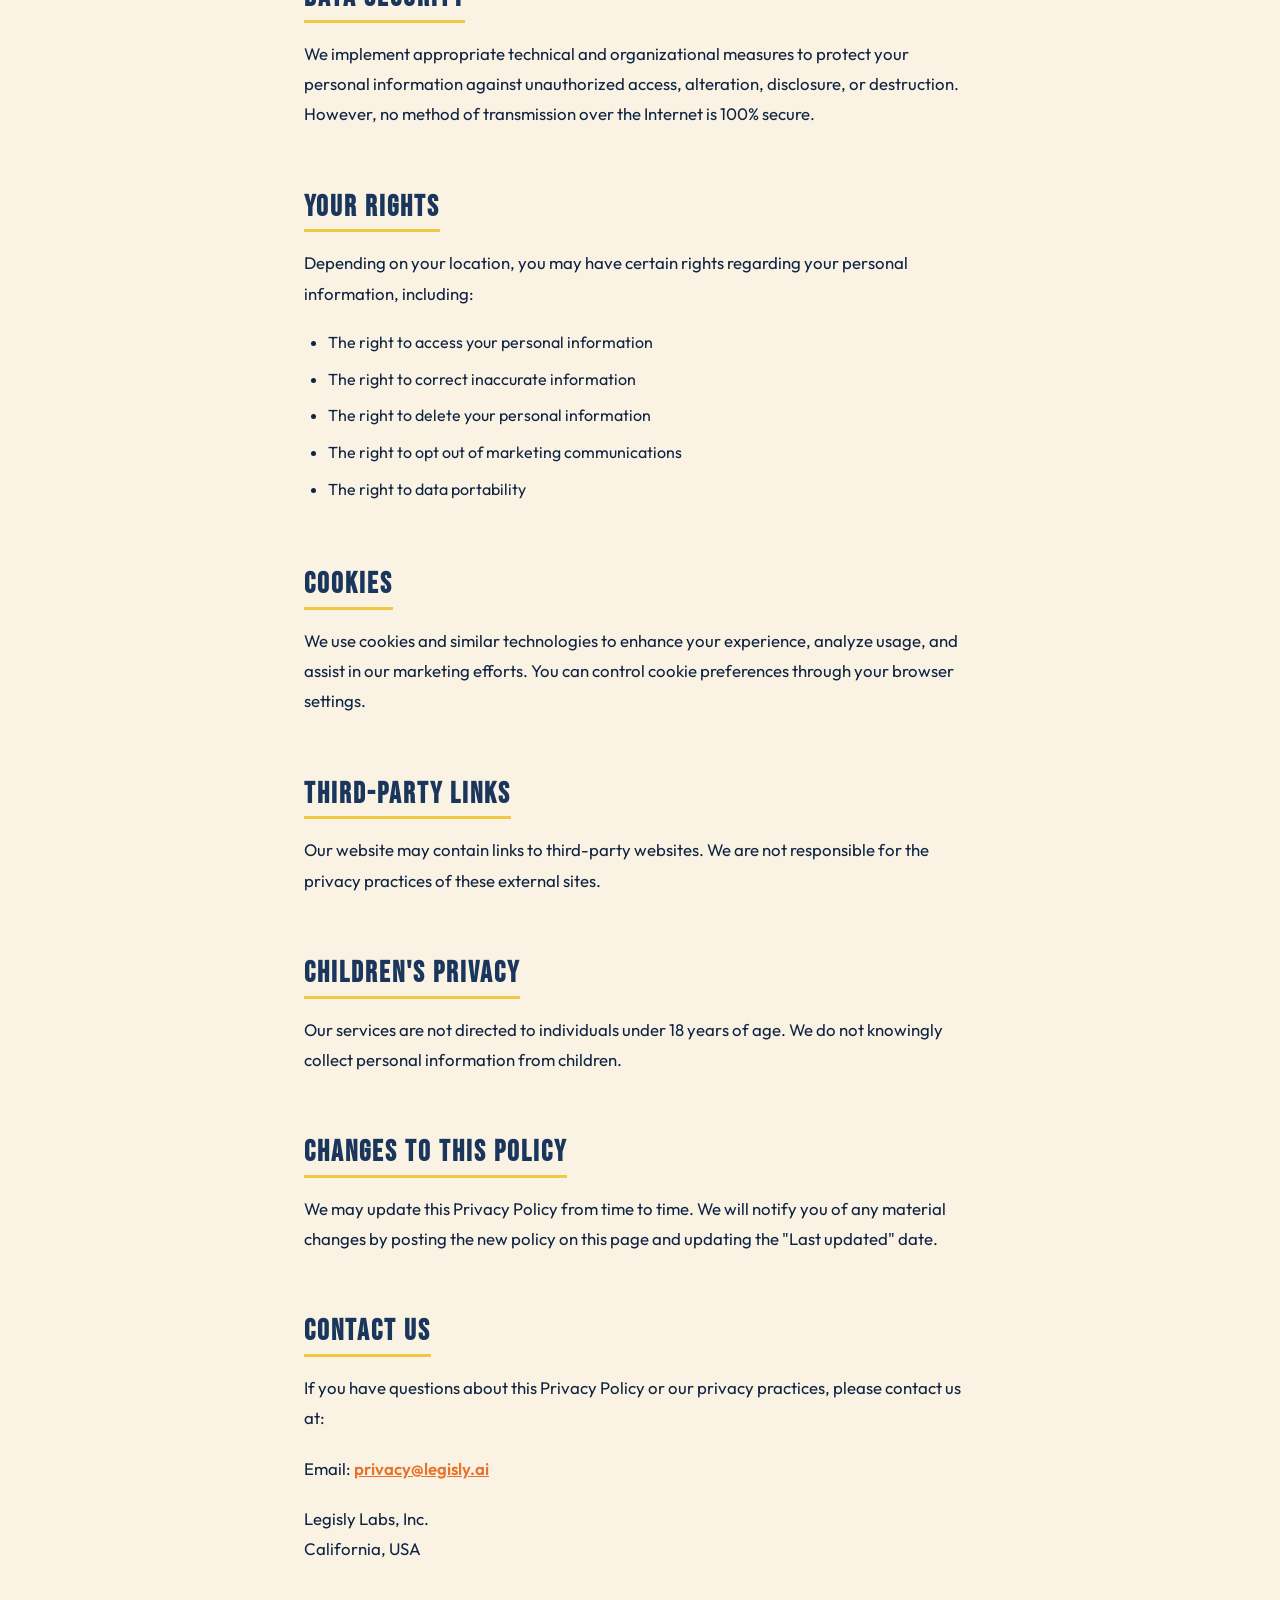
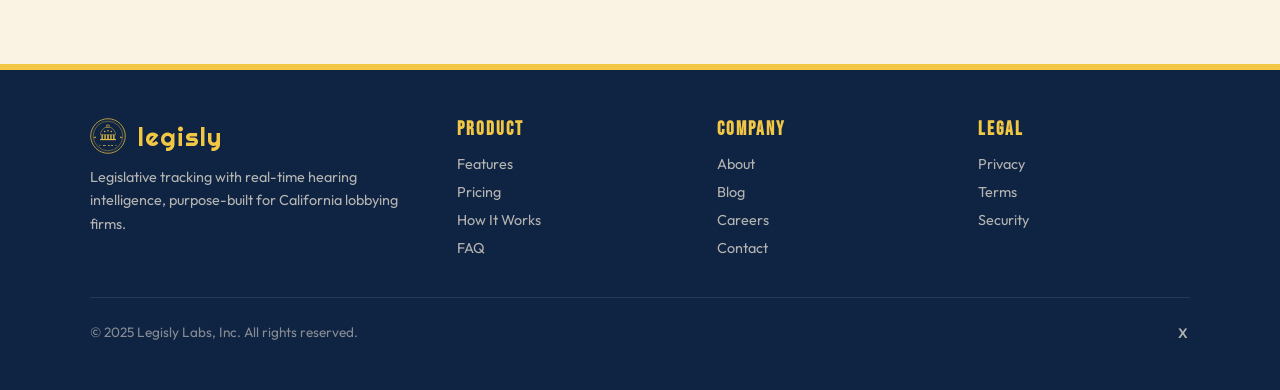
<file: privacy.html>
<!DOCTYPE html>
<html lang="en">
<head>
    <meta charset="UTF-8">
    <meta name="viewport" content="width=device-width, initial-scale=1.0">
    <meta name="description" content="Legislative tracking with real-time hearing intelligence, purpose-built for California lobbying firms.">
    <meta property="og:title" content="Legisly — Built for California Lobbyists">
    <meta property="og:description" content="Real-time bill tracking, live hearing intelligence, branded client reports, and AI-powered analysis — purpose-built for CA lobbying firms.">
    <meta property="og:image" content="https://legisly.ai/og-image.png">
    <meta property="og:type" content="website">
    <meta name="twitter:card" content="summary_large_image">
    <meta name="twitter:image" content="https://legisly.ai/og-image.png">
    <title>Privacy Policy — Legisly</title>
    <link rel="icon" type="image/svg+xml" href="favicon.svg">
    <link rel="icon" type="image/png" sizes="32x32" href="favicon-32.png">
    <link rel="apple-touch-icon" sizes="180x180" href="apple-touch-icon.png">
    <link rel="preconnect" href="https://fonts.googleapis.com">
    <link rel="preconnect" href="https://fonts.gstatic.com" crossorigin>
    <link href="https://fonts.googleapis.com/css2?family=Outfit:wght@400;500;600;700;800;900&family=Bebas+Neue&family=Barlow+Condensed:wght@600;700;800&family=Righteous&display=swap" rel="stylesheet">
    <link rel="stylesheet" href="retro.css">
</head>
<body>
    <!-- Navigation -->
    <nav>
        <a href="index.html" class="logo-lockup">
                    <svg class="logo-seal" viewBox="0 0 200 200" width="44" height="44" fill="none" xmlns="http://www.w3.org/2000/svg"><circle cx="100" cy="100" r="96" stroke="#F2C744" stroke-width="4"/><circle cx="100" cy="100" r="88" stroke="#F2C744" stroke-width="1" stroke-dasharray="2 4"/><circle cx="100" cy="100" r="82" stroke="#F2C744" stroke-width="2"/><g transform="translate(40,30)"><path d="M60 20C30 20 18 50 18 63L102 63C102 50 90 20 60 20Z" stroke="#F2C744" stroke-width="2.5"/><rect x="52" y="9" width="16" height="15" stroke="#F2C744" stroke-width="2"/><circle cx="60" cy="9" r="3" fill="#F2C744"/><circle cx="42" cy="45" r="4" fill="#F2C744"/><circle cx="60" cy="41" r="4" fill="#F2C744"/><circle cx="78" cy="45" r="4" fill="#F2C744"/><rect x="24" y="63" width="7" height="24" fill="#F2C744"/><rect x="40" y="63" width="7" height="24" fill="#F2C744"/><rect x="56" y="63" width="8" height="24" fill="#F2C744"/><rect x="73" y="63" width="7" height="24" fill="#F2C744"/><rect x="89" y="63" width="7" height="24" fill="#F2C744"/><rect x="16" y="87" width="88" height="6" fill="#F2C744"/></g><g fill="#F2C744"><polygon points="28,100 30,105 35,105 31,108 32.5,113 28,110 23.5,113 25,108 21,105 26,105"/><polygon points="172,100 174,105 179,105 175,108 176.5,113 172,110 167.5,113 169,108 165,105 170,105"/></g><text x="100" y="158" text-anchor="middle" fill="#F2C744" font-family="Righteous,cursive" font-size="11" letter-spacing="2">&#x2605; EST 2025 &#x2605;</text></svg>
                    <span class="logo-text">legisly</span>
                </a>
        <button class="hamburger" id="hamburger" aria-label="Menu">
            <span></span><span></span><span></span>
        </button>
        <div class="nav-links" id="navLinks">
            <a href="features.html">Features</a>
            <a href="pricing.html">Pricing</a>
            <a href="about.html">About</a>
            <a href="#" class="btn-retro" onclick="openModal(); return false;">Request a Demo</a>
        </div>
    </nav>

    <div class="content-page">
        <h1>PRIVACY POLICY</h1>
        <p class="last-updated">Last updated: February 12, 2025</p>

        <p>Legisly Labs, Inc. ("Legisly," "we," "us," or "our") is committed to protecting your privacy. This Privacy Policy explains how we collect, use, disclose, and safeguard your information when you use our website and services.</p>

        <h2>Information We Collect</h2>
        <p><strong>Personal Information:</strong> When you sign up for our waitlist or create an account, we collect information such as your name, email address, company name, and industry.</p>
        <p><strong>Usage Information:</strong> We automatically collect information about how you interact with our services, including pages visited, features used, and time spent on the platform.</p>
        <p><strong>Device Information:</strong> We collect information about the device you use to access our services, including device type, operating system, and browser type.</p>

        <h2>How We Use Your Information</h2>
        <p>We use the information we collect to:</p>
        <ul>
            <li>Provide, maintain, and improve our services</li>
            <li>Send you updates about our product launch and features</li>
            <li>Respond to your inquiries and provide customer support</li>
            <li>Analyze usage patterns to improve user experience</li>
            <li>Protect against fraud and unauthorized access</li>
            <li>Comply with legal obligations</li>
        </ul>

        <h2>Information Sharing</h2>
        <p>We do not sell your personal information. We may share your information in the following circumstances:</p>
        <ul>
            <li><strong>Service Providers:</strong> We may share information with third-party vendors who perform services on our behalf, such as hosting, analytics, and email delivery.</li>
            <li><strong>Legal Requirements:</strong> We may disclose information if required by law or in response to valid legal requests.</li>
            <li><strong>Business Transfers:</strong> If we are involved in a merger, acquisition, or sale of assets, your information may be transferred as part of that transaction.</li>
        </ul>

        <h2>Data Security</h2>
        <p>We implement appropriate technical and organizational measures to protect your personal information against unauthorized access, alteration, disclosure, or destruction. However, no method of transmission over the Internet is 100% secure.</p>

        <h2>Your Rights</h2>
        <p>Depending on your location, you may have certain rights regarding your personal information, including:</p>
        <ul>
            <li>The right to access your personal information</li>
            <li>The right to correct inaccurate information</li>
            <li>The right to delete your personal information</li>
            <li>The right to opt out of marketing communications</li>
            <li>The right to data portability</li>
        </ul>

        <h2>Cookies</h2>
        <p>We use cookies and similar technologies to enhance your experience, analyze usage, and assist in our marketing efforts. You can control cookie preferences through your browser settings.</p>

        <h2>Third-Party Links</h2>
        <p>Our website may contain links to third-party websites. We are not responsible for the privacy practices of these external sites.</p>

        <h2>Children's Privacy</h2>
        <p>Our services are not directed to individuals under 18 years of age. We do not knowingly collect personal information from children.</p>

        <h2>Changes to This Policy</h2>
        <p>We may update this Privacy Policy from time to time. We will notify you of any material changes by posting the new policy on this page and updating the "Last updated" date.</p>

        <h2>Contact Us</h2>
        <p>If you have questions about this Privacy Policy or our privacy practices, please contact us at:</p>
        <p>Email: <a href="mailto:privacy@legisly.ai">privacy@legisly.ai</a></p>
        <p>Legisly Labs, Inc.<br>California, USA</p>
    </div>

    <!-- Footer -->
    <footer>
        <div class="footer-content">
            <div class="footer-brand">
                <a href="index.html" class="logo-lockup">
                    <svg class="logo-seal" viewBox="0 0 200 200" width="44" height="44" fill="none" xmlns="http://www.w3.org/2000/svg"><circle cx="100" cy="100" r="96" stroke="#F2C744" stroke-width="4"/><circle cx="100" cy="100" r="88" stroke="#F2C744" stroke-width="1" stroke-dasharray="2 4"/><circle cx="100" cy="100" r="82" stroke="#F2C744" stroke-width="2"/><g transform="translate(40,30)"><path d="M60 20C30 20 18 50 18 63L102 63C102 50 90 20 60 20Z" stroke="#F2C744" stroke-width="2.5"/><rect x="52" y="9" width="16" height="15" stroke="#F2C744" stroke-width="2"/><circle cx="60" cy="9" r="3" fill="#F2C744"/><circle cx="42" cy="45" r="4" fill="#F2C744"/><circle cx="60" cy="41" r="4" fill="#F2C744"/><circle cx="78" cy="45" r="4" fill="#F2C744"/><rect x="24" y="63" width="7" height="24" fill="#F2C744"/><rect x="40" y="63" width="7" height="24" fill="#F2C744"/><rect x="56" y="63" width="8" height="24" fill="#F2C744"/><rect x="73" y="63" width="7" height="24" fill="#F2C744"/><rect x="89" y="63" width="7" height="24" fill="#F2C744"/><rect x="16" y="87" width="88" height="6" fill="#F2C744"/></g><g fill="#F2C744"><polygon points="28,100 30,105 35,105 31,108 32.5,113 28,110 23.5,113 25,108 21,105 26,105"/><polygon points="172,100 174,105 179,105 175,108 176.5,113 172,110 167.5,113 169,108 165,105 170,105"/></g><text x="100" y="158" text-anchor="middle" fill="#F2C744" font-family="Righteous,cursive" font-size="11" letter-spacing="2">&#x2605; EST 2025 &#x2605;</text></svg>
                    <span class="logo-text">legisly</span>
                </a>
                <p>Legislative tracking with real-time hearing intelligence, purpose-built for California lobbying firms.</p>
            </div>
            <div class="footer-column">
                <h4>Product</h4>
                <ul>
                    <li><a href="features.html">Features</a></li>
                    <li><a href="pricing.html">Pricing</a></li>
                    <li><a href="how-it-works.html">How It Works</a></li>
                    <li><a href="faq.html">FAQ</a></li>
                </ul>
            </div>
            <div class="footer-column">
                <h4>Company</h4>
                <ul>
                    <li><a href="about.html">About</a></li>
                    <li><a href="blog.html">Blog</a></li>
                    <li><a href="careers.html">Careers</a></li>
                    <li><a href="contact.html">Contact</a></li>
                </ul>
            </div>
            <div class="footer-column">
                <h4>Legal</h4>
                <ul>
                    <li><a href="privacy.html">Privacy</a></li>
                    <li><a href="terms.html">Terms</a></li>
                    <li><a href="security.html">Security</a></li>
                </ul>
            </div>
        </div>
        <div class="footer-bottom">
            <p>&copy; 2025 Legisly Labs, Inc. All rights reserved.</p>
            <div class="social-links">
                <a href="https://x.com/LegislyAI" target="_blank" rel="noopener noreferrer">X</a>
            </div>
        </div>
    </footer>

    <!-- Email Modal -->
    <div class="modal-overlay" id="emailModal">
        <div class="modal">
            <button class="modal-close" id="modalClose">&times;</button>
            <h2>REQUEST A DEMO</h2>
            <p>See how Legisly replaces CapitolTrack with real-time hearing intelligence and AI-powered analysis.</p>
            <form class="modal-form" action="https://formspree.io/f/mdalewlb" method="POST">
                <input type="email" name="email" placeholder="you@yourfirm.com" required>
                <input type="hidden" name="_subject" value="New Legisly Demo Request!">
                <button type="submit">REQUEST DEMO</button>
                <span class="waitlist-note">Launching Summer 2026</span>
            </form>
        </div>
    </div>

    <script>
        // Modal
        function openModal() {
            document.getElementById('emailModal').classList.add('active');
            document.body.style.overflow = 'hidden';
            setTimeout(() => document.querySelector('.modal-form input[type="email"]').focus(), 300);
        }
        function closeModal() {
            document.getElementById('emailModal').classList.remove('active');
            document.body.style.overflow = '';
        }
        document.getElementById('modalClose').addEventListener('click', closeModal);
        document.getElementById('emailModal').addEventListener('click', function(e) {
            if (e.target === this) closeModal();
        });
        document.addEventListener('keydown', function(e) {
            if (e.key === 'Escape') closeModal();
        });

        // Hamburger menu
        document.getElementById('hamburger').addEventListener('click', function() {
            document.getElementById('navLinks').classList.toggle('open');
        });
    </script>
</body>
</html>
</file>
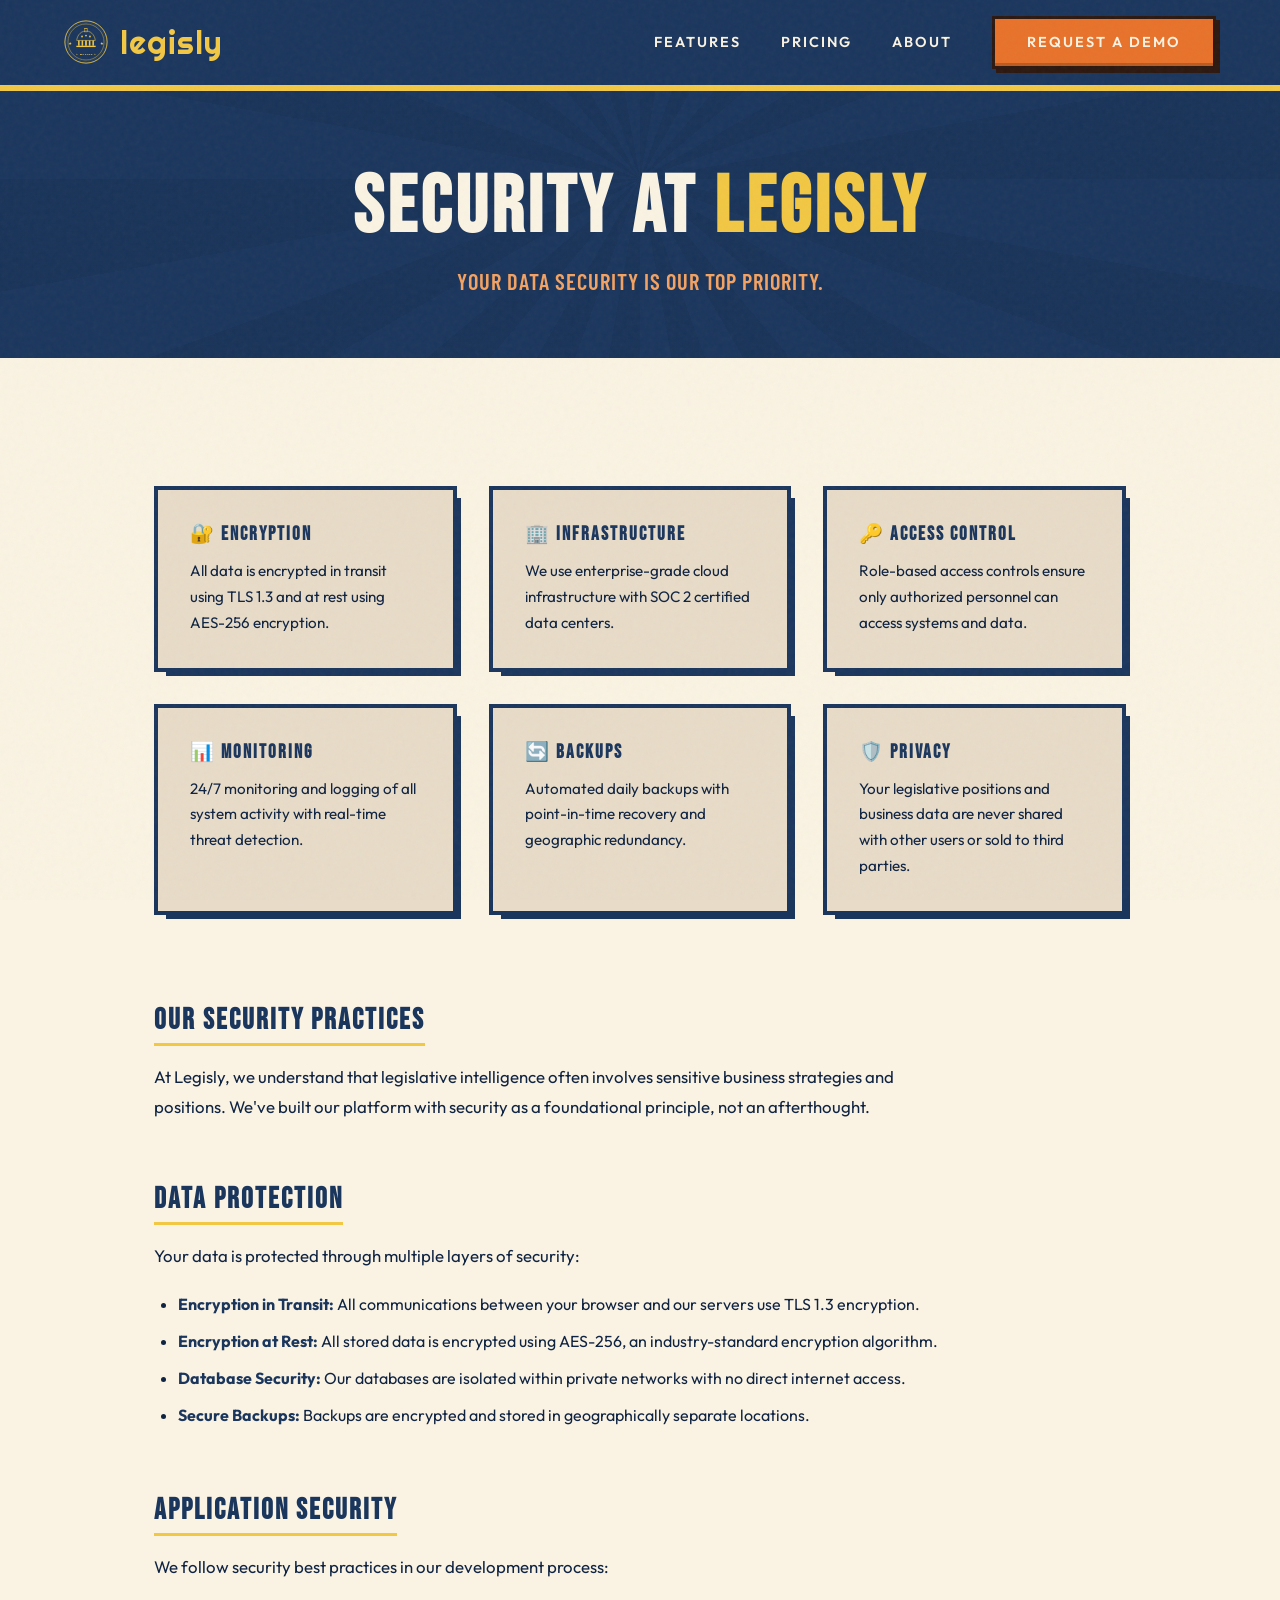
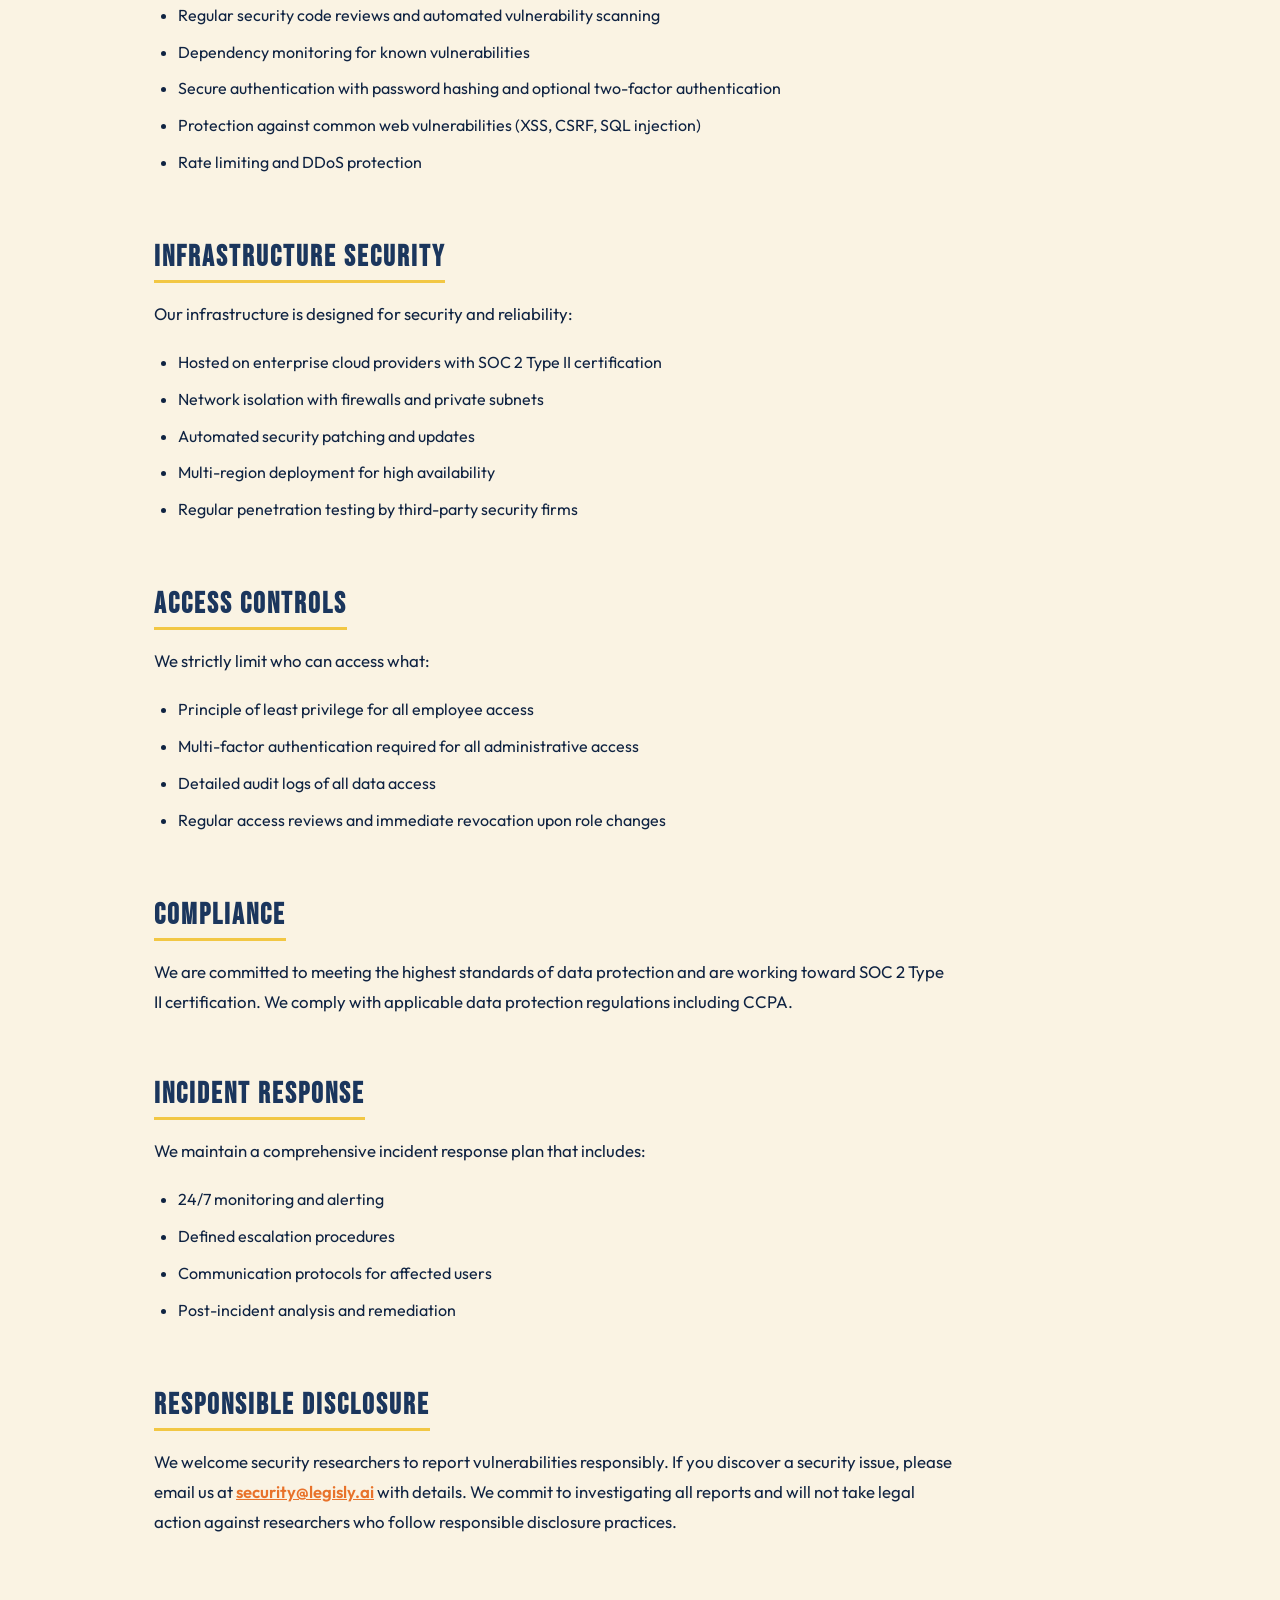
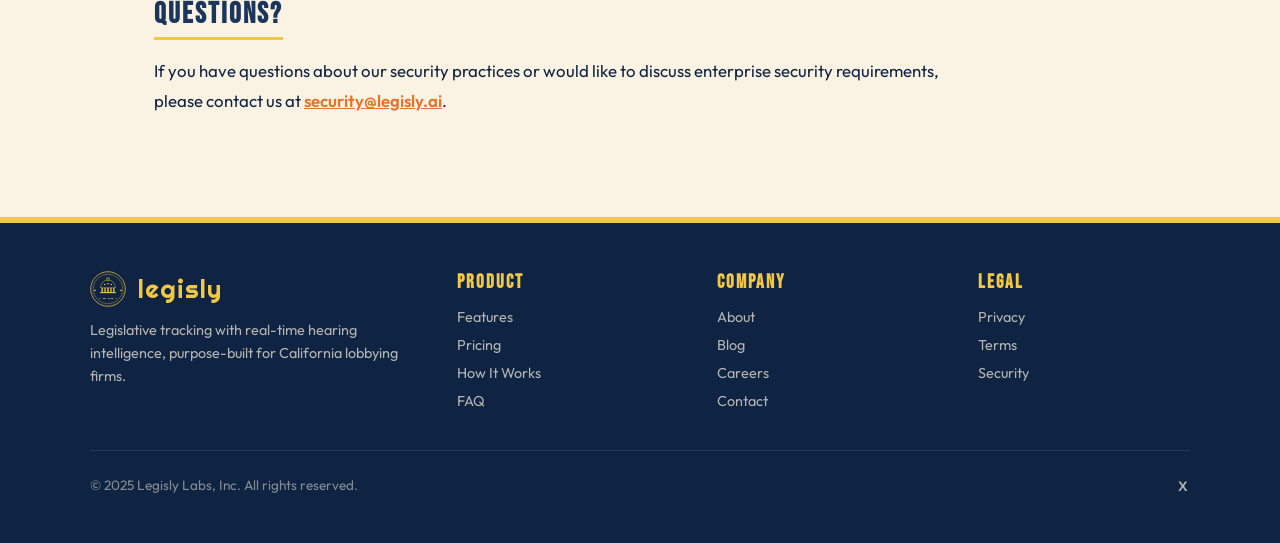
<file: security.html>
<!DOCTYPE html>
<html lang="en">
<head>
    <meta charset="UTF-8">
    <meta name="viewport" content="width=device-width, initial-scale=1.0">
    <meta name="description" content="Legislative tracking with real-time hearing intelligence, purpose-built for California lobbying firms.">
    <meta property="og:title" content="Legisly — Built for California Lobbyists">
    <meta property="og:description" content="Real-time bill tracking, live hearing intelligence, branded client reports, and AI-powered analysis — purpose-built for CA lobbying firms.">
    <meta property="og:image" content="https://legisly.ai/og-image.png">
    <meta property="og:type" content="website">
    <meta name="twitter:card" content="summary_large_image">
    <meta name="twitter:image" content="https://legisly.ai/og-image.png">
    <title>Security — Legisly</title>
    <link rel="icon" type="image/svg+xml" href="favicon.svg">
    <link rel="icon" type="image/png" sizes="32x32" href="favicon-32.png">
    <link rel="apple-touch-icon" sizes="180x180" href="apple-touch-icon.png">
    <link rel="preconnect" href="https://fonts.googleapis.com">
    <link rel="preconnect" href="https://fonts.gstatic.com" crossorigin>
    <link href="https://fonts.googleapis.com/css2?family=Outfit:wght@400;500;600;700;800;900&family=Bebas+Neue&family=Barlow+Condensed:wght@600;700;800&family=Righteous&display=swap" rel="stylesheet">
    <link rel="stylesheet" href="retro.css">
    <style>
        .security-grid {
            display: grid;
            grid-template-columns: repeat(auto-fit, minmax(300px, 1fr));
            gap: 2rem;
            margin: 3rem 0;
        }
        .security-card {
            background: var(--cream-dark);
            border: 4px solid var(--blue-retro);
            padding: 2rem;
            position: relative;
            transition: all 0.2s;
        }
        .security-card::before {
            content: '';
            position: absolute;
            top: 8px;
            left: 8px;
            right: -8px;
            bottom: -8px;
            background: var(--blue-retro);
            z-index: -1;
            transition: all 0.2s;
        }
        .security-card:hover::before {
            top: 12px;
            left: 12px;
        }
        .security-card h3 {
            font-family: 'Bebas Neue', sans-serif;
            font-size: 1.2rem;
            color: var(--blue-retro);
            letter-spacing: 2px;
            margin-bottom: 0.75rem;
            display: flex;
            align-items: center;
            gap: 0.75rem;
        }
        .security-card p {
            color: var(--blue-dark);
            line-height: 1.7;
            margin: 0;
            font-size: 0.95rem;
        }
        .security-content {
            max-width: 800px;
        }
        .security-content p {
            color: var(--blue-dark);
            font-size: 1.05rem;
            line-height: 1.8;
            margin-bottom: 1.25rem;
        }
        .security-content h2 {
            font-family: 'Bebas Neue', sans-serif;
            font-size: 1.8rem;
            color: var(--blue-retro);
            letter-spacing: 2px;
            margin-top: 2.5rem;
            margin-bottom: 1rem;
            border-bottom: 3px solid var(--yellow-vintage);
            padding-bottom: 0.3rem;
            display: inline-block;
        }
        .security-content ul {
            padding-left: 1.5rem;
            margin-bottom: 1.5rem;
        }
        .security-content li {
            color: var(--blue-dark);
            margin-bottom: 0.6rem;
            line-height: 1.7;
        }
        .security-content a {
            color: var(--orange-warm);
            font-weight: 600;
        }
        .security-content strong {
            color: var(--blue-retro);
        }
    </style>
</head>
<body>
    <!-- Navigation -->
    <nav>
        <a href="index.html" class="logo-lockup">
                    <svg class="logo-seal" viewBox="0 0 200 200" width="44" height="44" fill="none" xmlns="http://www.w3.org/2000/svg"><circle cx="100" cy="100" r="96" stroke="#F2C744" stroke-width="4"/><circle cx="100" cy="100" r="88" stroke="#F2C744" stroke-width="1" stroke-dasharray="2 4"/><circle cx="100" cy="100" r="82" stroke="#F2C744" stroke-width="2"/><g transform="translate(40,30)"><path d="M60 20C30 20 18 50 18 63L102 63C102 50 90 20 60 20Z" stroke="#F2C744" stroke-width="2.5"/><rect x="52" y="9" width="16" height="15" stroke="#F2C744" stroke-width="2"/><circle cx="60" cy="9" r="3" fill="#F2C744"/><circle cx="42" cy="45" r="4" fill="#F2C744"/><circle cx="60" cy="41" r="4" fill="#F2C744"/><circle cx="78" cy="45" r="4" fill="#F2C744"/><rect x="24" y="63" width="7" height="24" fill="#F2C744"/><rect x="40" y="63" width="7" height="24" fill="#F2C744"/><rect x="56" y="63" width="8" height="24" fill="#F2C744"/><rect x="73" y="63" width="7" height="24" fill="#F2C744"/><rect x="89" y="63" width="7" height="24" fill="#F2C744"/><rect x="16" y="87" width="88" height="6" fill="#F2C744"/></g><g fill="#F2C744"><polygon points="28,100 30,105 35,105 31,108 32.5,113 28,110 23.5,113 25,108 21,105 26,105"/><polygon points="172,100 174,105 179,105 175,108 176.5,113 172,110 167.5,113 169,108 165,105 170,105"/></g><text x="100" y="158" text-anchor="middle" fill="#F2C744" font-family="Righteous,cursive" font-size="11" letter-spacing="2">&#x2605; EST 2025 &#x2605;</text></svg>
                    <span class="logo-text">legisly</span>
                </a>
        <button class="hamburger" id="hamburger" aria-label="Menu">
            <span></span><span></span><span></span>
        </button>
        <div class="nav-links" id="navLinks">
            <a href="features.html">Features</a>
            <a href="pricing.html">Pricing</a>
            <a href="about.html">About</a>
            <a href="#" class="btn-retro" onclick="openModal(); return false;">Request a Demo</a>
        </div>
    </nav>

    <!-- Page Header -->
    <section class="page-header">
        <h1>SECURITY AT <span class="accent">LEGISLY</span></h1>
        <p>Your data security is our top priority.</p>
    </section>

    <section class="section">
        <div class="security-grid">
            <div class="security-card">
                <h3>&#x1F510; Encryption</h3>
                <p>All data is encrypted in transit using TLS 1.3 and at rest using AES-256 encryption.</p>
            </div>
            <div class="security-card">
                <h3>&#x1F3E2; Infrastructure</h3>
                <p>We use enterprise-grade cloud infrastructure with SOC 2 certified data centers.</p>
            </div>
            <div class="security-card">
                <h3>&#x1F511; Access Control</h3>
                <p>Role-based access controls ensure only authorized personnel can access systems and data.</p>
            </div>
            <div class="security-card">
                <h3>&#x1F4CA; Monitoring</h3>
                <p>24/7 monitoring and logging of all system activity with real-time threat detection.</p>
            </div>
            <div class="security-card">
                <h3>&#x1F504; Backups</h3>
                <p>Automated daily backups with point-in-time recovery and geographic redundancy.</p>
            </div>
            <div class="security-card">
                <h3>&#x1F6E1;&#xFE0F; Privacy</h3>
                <p>Your legislative positions and business data are never shared with other users or sold to third parties.</p>
            </div>
        </div>

        <div class="security-content">
            <h2>Our Security Practices</h2>
            <p>At Legisly, we understand that legislative intelligence often involves sensitive business strategies and positions. We've built our platform with security as a foundational principle, not an afterthought.</p>

            <h2>Data Protection</h2>
            <p>Your data is protected through multiple layers of security:</p>
            <ul>
                <li><strong>Encryption in Transit:</strong> All communications between your browser and our servers use TLS 1.3 encryption.</li>
                <li><strong>Encryption at Rest:</strong> All stored data is encrypted using AES-256, an industry-standard encryption algorithm.</li>
                <li><strong>Database Security:</strong> Our databases are isolated within private networks with no direct internet access.</li>
                <li><strong>Secure Backups:</strong> Backups are encrypted and stored in geographically separate locations.</li>
            </ul>

            <h2>Application Security</h2>
            <p>We follow security best practices in our development process:</p>
            <ul>
                <li>Regular security code reviews and automated vulnerability scanning</li>
                <li>Dependency monitoring for known vulnerabilities</li>
                <li>Secure authentication with password hashing and optional two-factor authentication</li>
                <li>Protection against common web vulnerabilities (XSS, CSRF, SQL injection)</li>
                <li>Rate limiting and DDoS protection</li>
            </ul>

            <h2>Infrastructure Security</h2>
            <p>Our infrastructure is designed for security and reliability:</p>
            <ul>
                <li>Hosted on enterprise cloud providers with SOC 2 Type II certification</li>
                <li>Network isolation with firewalls and private subnets</li>
                <li>Automated security patching and updates</li>
                <li>Multi-region deployment for high availability</li>
                <li>Regular penetration testing by third-party security firms</li>
            </ul>

            <h2>Access Controls</h2>
            <p>We strictly limit who can access what:</p>
            <ul>
                <li>Principle of least privilege for all employee access</li>
                <li>Multi-factor authentication required for all administrative access</li>
                <li>Detailed audit logs of all data access</li>
                <li>Regular access reviews and immediate revocation upon role changes</li>
            </ul>

            <h2>Compliance</h2>
            <p>We are committed to meeting the highest standards of data protection and are working toward SOC 2 Type II certification. We comply with applicable data protection regulations including CCPA.</p>

            <h2>Incident Response</h2>
            <p>We maintain a comprehensive incident response plan that includes:</p>
            <ul>
                <li>24/7 monitoring and alerting</li>
                <li>Defined escalation procedures</li>
                <li>Communication protocols for affected users</li>
                <li>Post-incident analysis and remediation</li>
            </ul>

            <h2>Responsible Disclosure</h2>
            <p>We welcome security researchers to report vulnerabilities responsibly. If you discover a security issue, please email us at <a href="mailto:security@legisly.ai">security@legisly.ai</a> with details. We commit to investigating all reports and will not take legal action against researchers who follow responsible disclosure practices.</p>

            <h2>Questions?</h2>
            <p>If you have questions about our security practices or would like to discuss enterprise security requirements, please contact us at <a href="mailto:security@legisly.ai">security@legisly.ai</a>.</p>
        </div>
    </section>

    <!-- Footer -->
    <footer>
        <div class="footer-content">
            <div class="footer-brand">
                <a href="index.html" class="logo-lockup">
                    <svg class="logo-seal" viewBox="0 0 200 200" width="44" height="44" fill="none" xmlns="http://www.w3.org/2000/svg"><circle cx="100" cy="100" r="96" stroke="#F2C744" stroke-width="4"/><circle cx="100" cy="100" r="88" stroke="#F2C744" stroke-width="1" stroke-dasharray="2 4"/><circle cx="100" cy="100" r="82" stroke="#F2C744" stroke-width="2"/><g transform="translate(40,30)"><path d="M60 20C30 20 18 50 18 63L102 63C102 50 90 20 60 20Z" stroke="#F2C744" stroke-width="2.5"/><rect x="52" y="9" width="16" height="15" stroke="#F2C744" stroke-width="2"/><circle cx="60" cy="9" r="3" fill="#F2C744"/><circle cx="42" cy="45" r="4" fill="#F2C744"/><circle cx="60" cy="41" r="4" fill="#F2C744"/><circle cx="78" cy="45" r="4" fill="#F2C744"/><rect x="24" y="63" width="7" height="24" fill="#F2C744"/><rect x="40" y="63" width="7" height="24" fill="#F2C744"/><rect x="56" y="63" width="8" height="24" fill="#F2C744"/><rect x="73" y="63" width="7" height="24" fill="#F2C744"/><rect x="89" y="63" width="7" height="24" fill="#F2C744"/><rect x="16" y="87" width="88" height="6" fill="#F2C744"/></g><g fill="#F2C744"><polygon points="28,100 30,105 35,105 31,108 32.5,113 28,110 23.5,113 25,108 21,105 26,105"/><polygon points="172,100 174,105 179,105 175,108 176.5,113 172,110 167.5,113 169,108 165,105 170,105"/></g><text x="100" y="158" text-anchor="middle" fill="#F2C744" font-family="Righteous,cursive" font-size="11" letter-spacing="2">&#x2605; EST 2025 &#x2605;</text></svg>
                    <span class="logo-text">legisly</span>
                </a>
                <p>Legislative tracking with real-time hearing intelligence, purpose-built for California lobbying firms.</p>
            </div>
            <div class="footer-column">
                <h4>Product</h4>
                <ul>
                    <li><a href="features.html">Features</a></li>
                    <li><a href="pricing.html">Pricing</a></li>
                    <li><a href="how-it-works.html">How It Works</a></li>
                    <li><a href="faq.html">FAQ</a></li>
                </ul>
            </div>
            <div class="footer-column">
                <h4>Company</h4>
                <ul>
                    <li><a href="about.html">About</a></li>
                    <li><a href="blog.html">Blog</a></li>
                    <li><a href="careers.html">Careers</a></li>
                    <li><a href="contact.html">Contact</a></li>
                </ul>
            </div>
            <div class="footer-column">
                <h4>Legal</h4>
                <ul>
                    <li><a href="privacy.html">Privacy</a></li>
                    <li><a href="terms.html">Terms</a></li>
                    <li><a href="security.html">Security</a></li>
                </ul>
            </div>
        </div>
        <div class="footer-bottom">
            <p>&copy; 2025 Legisly Labs, Inc. All rights reserved.</p>
            <div class="social-links">
                <a href="https://x.com/LegislyAI" target="_blank" rel="noopener noreferrer">X</a>
            </div>
        </div>
    </footer>

    <!-- Email Modal -->
    <div class="modal-overlay" id="emailModal">
        <div class="modal">
            <button class="modal-close" id="modalClose">&times;</button>
            <h2>REQUEST A DEMO</h2>
            <p>See how Legisly replaces CapitolTrack with real-time hearing intelligence and AI-powered analysis.</p>
            <form class="modal-form" action="https://formspree.io/f/mdalewlb" method="POST">
                <input type="email" name="email" placeholder="you@yourfirm.com" required>
                <input type="hidden" name="_subject" value="New Legisly Demo Request!">
                <button type="submit">REQUEST DEMO</button>
                <span class="waitlist-note">Launching Summer 2026</span>
            </form>
        </div>
    </div>

    <script>
        // Modal
        function openModal() {
            document.getElementById('emailModal').classList.add('active');
            document.body.style.overflow = 'hidden';
            setTimeout(() => document.querySelector('.modal-form input[type="email"]').focus(), 300);
        }
        function closeModal() {
            document.getElementById('emailModal').classList.remove('active');
            document.body.style.overflow = '';
        }
        document.getElementById('modalClose').addEventListener('click', closeModal);
        document.getElementById('emailModal').addEventListener('click', function(e) {
            if (e.target === this) closeModal();
        });
        document.addEventListener('keydown', function(e) {
            if (e.key === 'Escape') closeModal();
        });

        // Hamburger menu
        document.getElementById('hamburger').addEventListener('click', function() {
            document.getElementById('navLinks').classList.toggle('open');
        });
    </script>
</body>
</html>
</file>
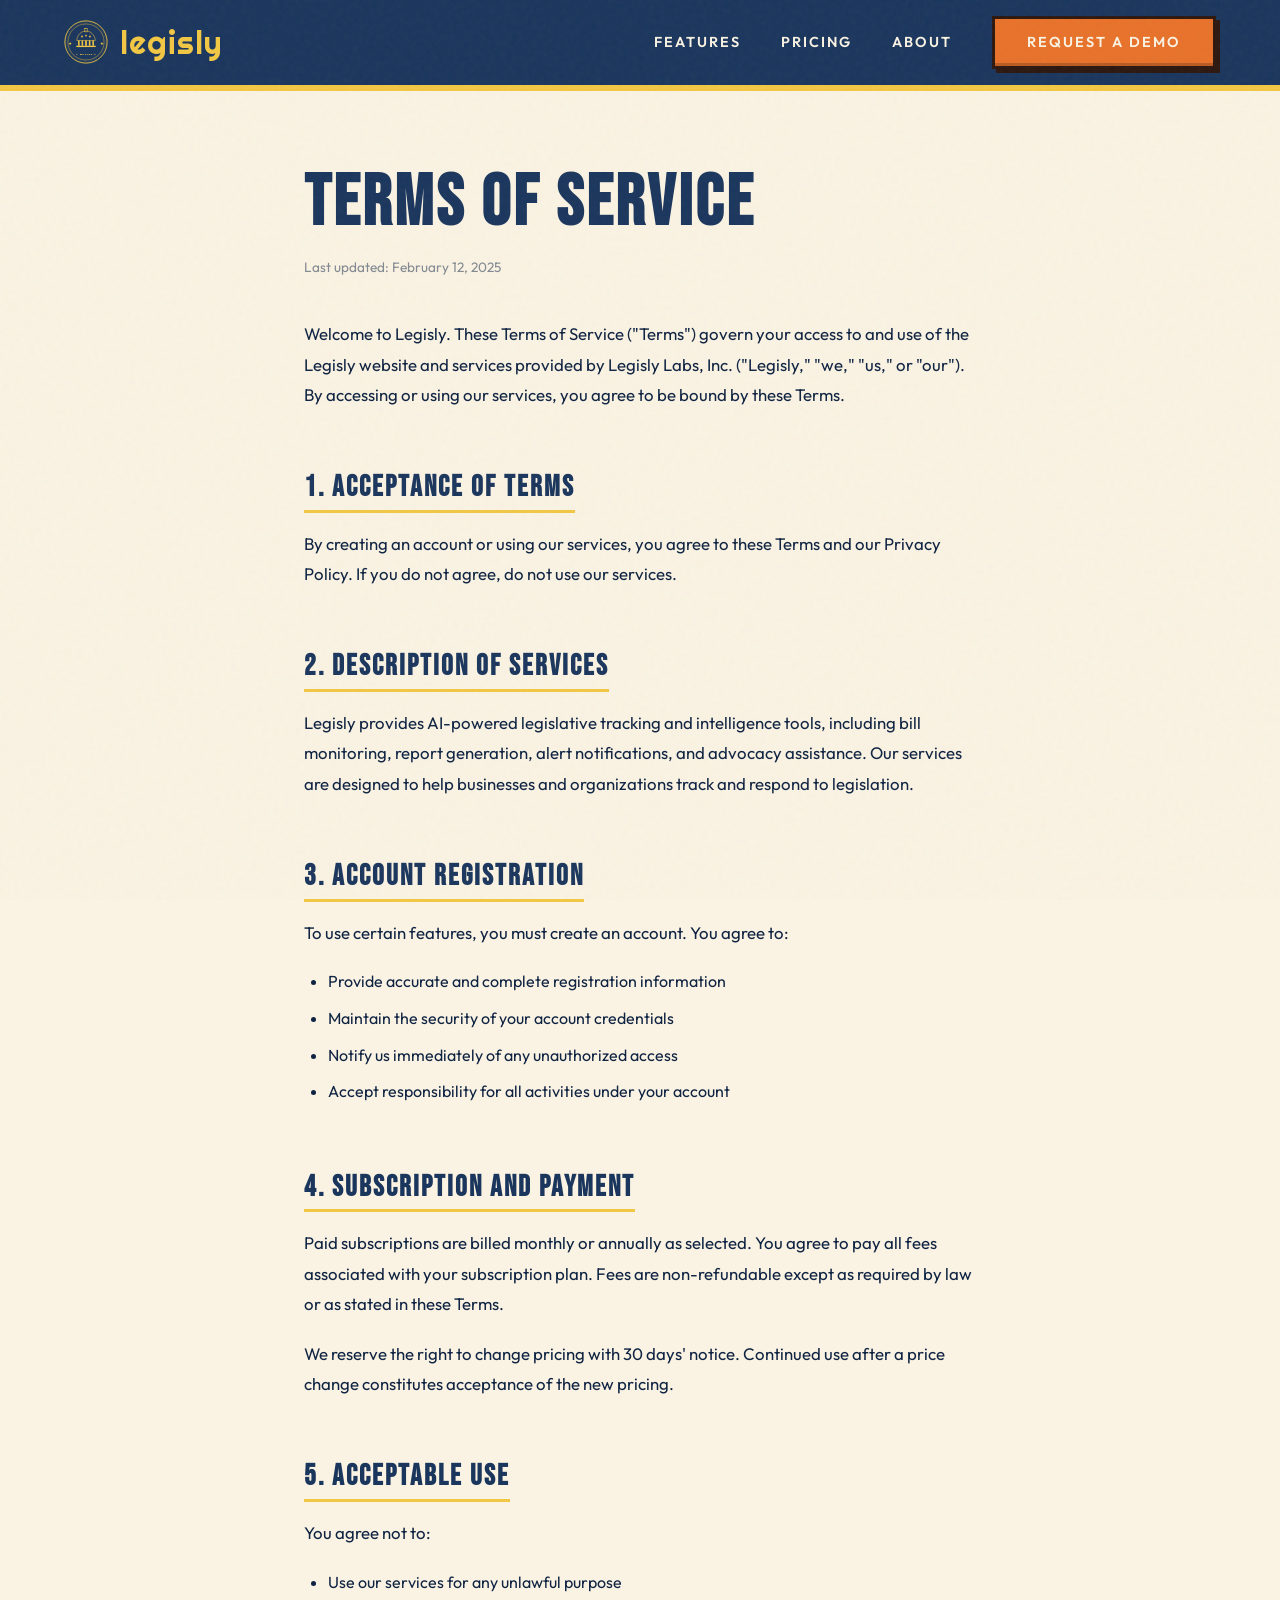
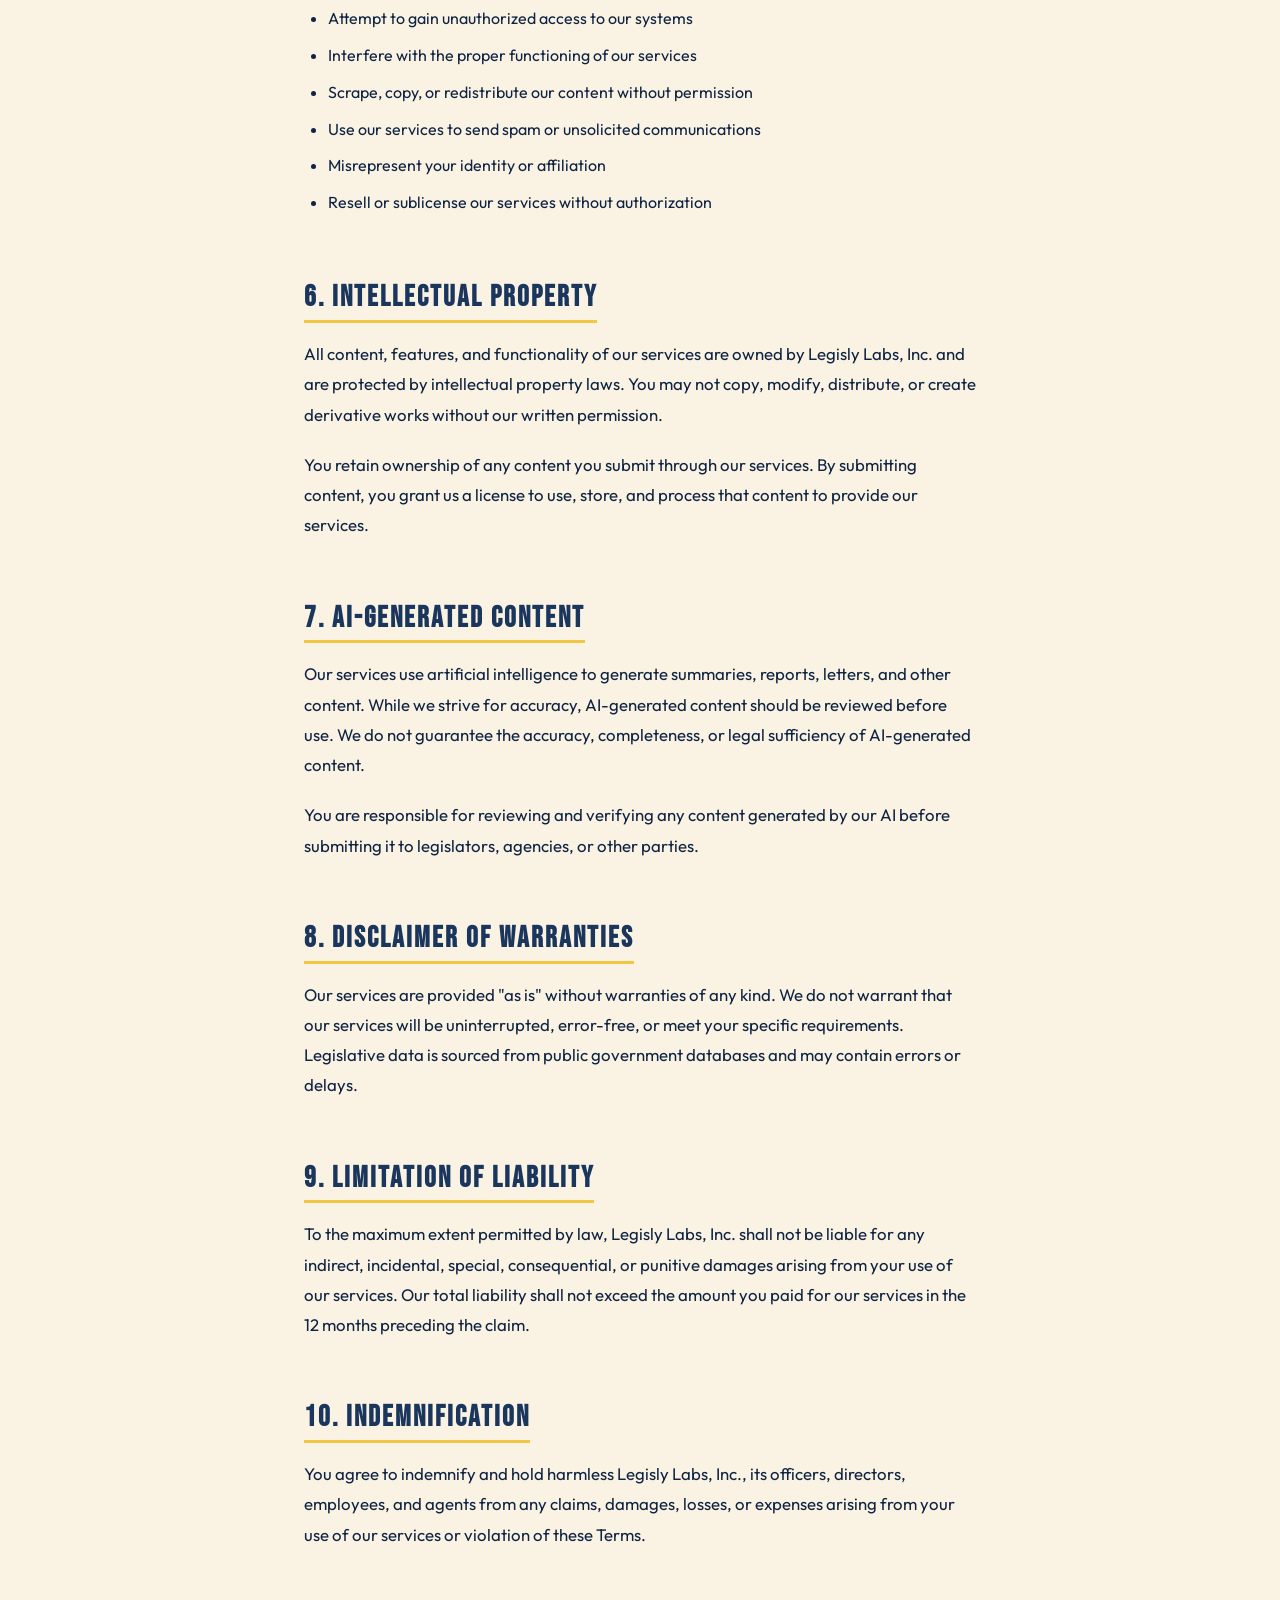
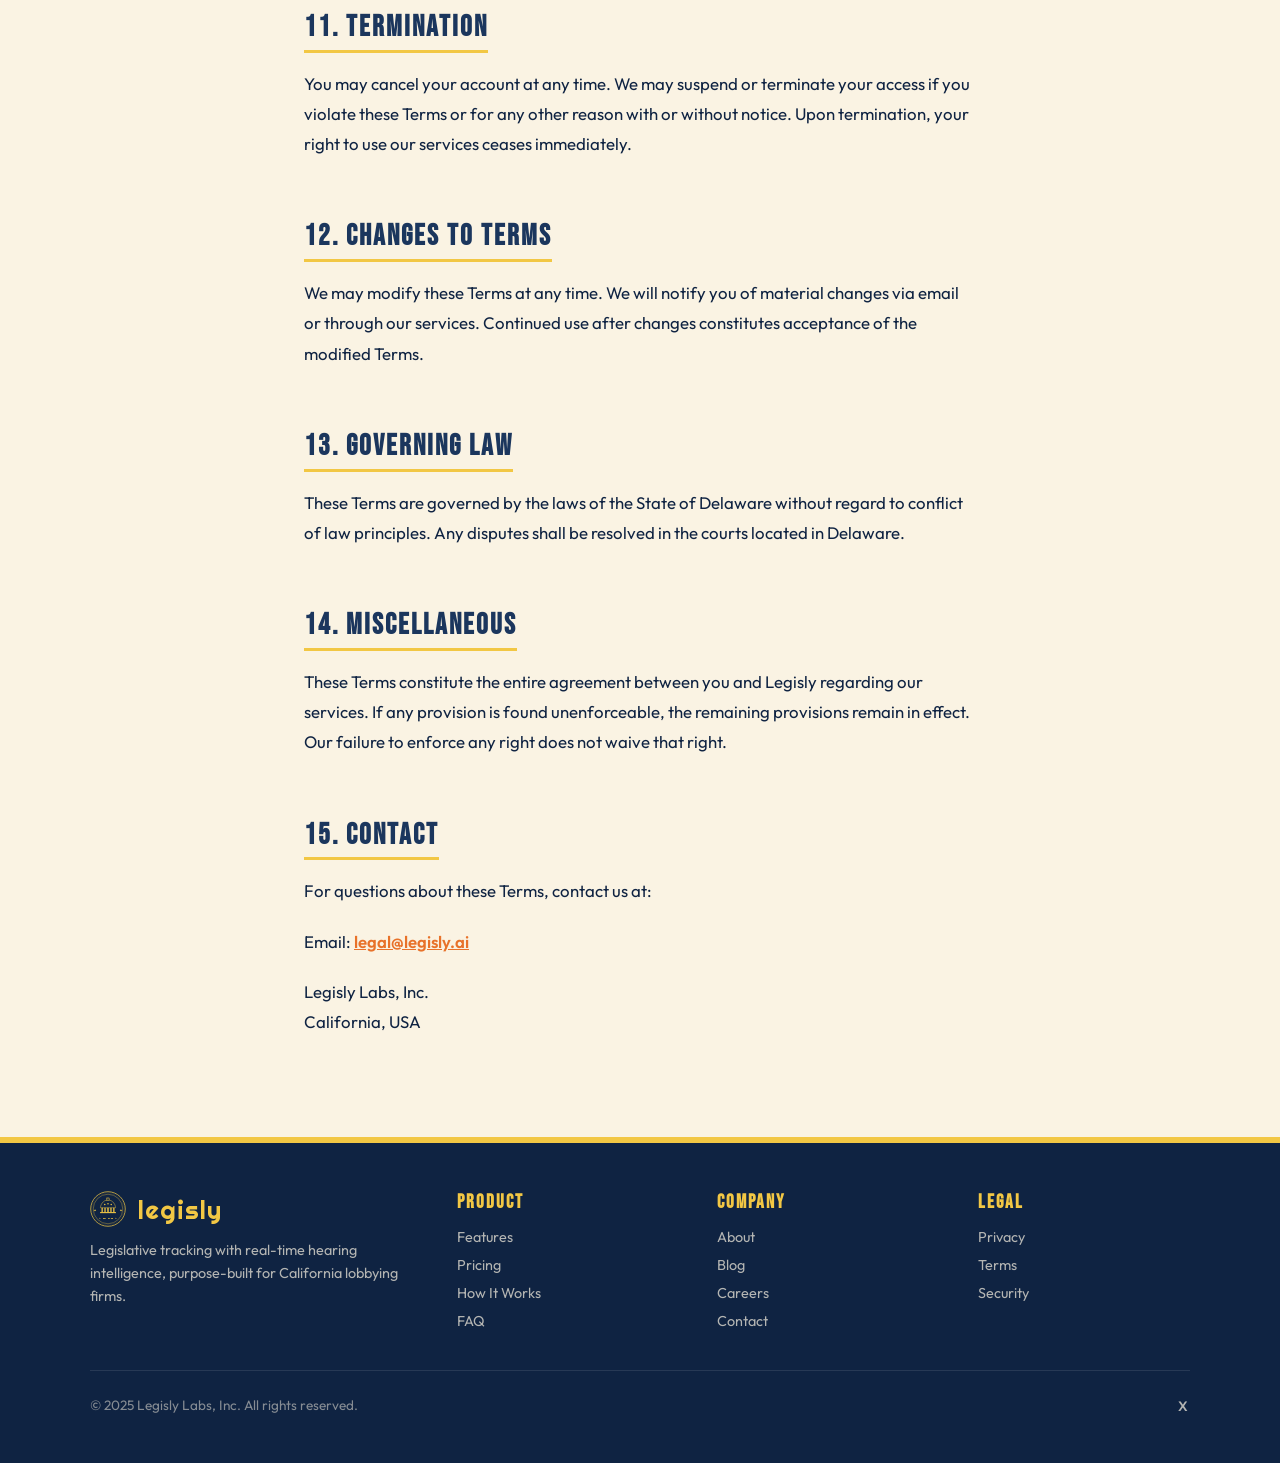
<file: terms.html>
<!DOCTYPE html>
<html lang="en">
<head>
    <meta charset="UTF-8">
    <meta name="viewport" content="width=device-width, initial-scale=1.0">
    <meta name="description" content="Legislative tracking with real-time hearing intelligence, purpose-built for California lobbying firms.">
    <meta property="og:title" content="Legisly — Built for California Lobbyists">
    <meta property="og:description" content="Real-time bill tracking, live hearing intelligence, branded client reports, and AI-powered analysis — purpose-built for CA lobbying firms.">
    <meta property="og:image" content="https://legisly.ai/og-image.png">
    <meta property="og:type" content="website">
    <meta name="twitter:card" content="summary_large_image">
    <meta name="twitter:image" content="https://legisly.ai/og-image.png">
    <title>Terms of Service — Legisly</title>
    <link rel="icon" type="image/svg+xml" href="favicon.svg">
    <link rel="icon" type="image/png" sizes="32x32" href="favicon-32.png">
    <link rel="apple-touch-icon" sizes="180x180" href="apple-touch-icon.png">
    <link rel="preconnect" href="https://fonts.googleapis.com">
    <link rel="preconnect" href="https://fonts.gstatic.com" crossorigin>
    <link href="https://fonts.googleapis.com/css2?family=Outfit:wght@400;500;600;700;800;900&family=Bebas+Neue&family=Barlow+Condensed:wght@600;700;800&family=Righteous&display=swap" rel="stylesheet">
    <link rel="stylesheet" href="retro.css">
</head>
<body>
    <!-- Navigation -->
    <nav>
        <a href="index.html" class="logo-lockup">
                    <svg class="logo-seal" viewBox="0 0 200 200" width="44" height="44" fill="none" xmlns="http://www.w3.org/2000/svg"><circle cx="100" cy="100" r="96" stroke="#F2C744" stroke-width="4"/><circle cx="100" cy="100" r="88" stroke="#F2C744" stroke-width="1" stroke-dasharray="2 4"/><circle cx="100" cy="100" r="82" stroke="#F2C744" stroke-width="2"/><g transform="translate(40,30)"><path d="M60 20C30 20 18 50 18 63L102 63C102 50 90 20 60 20Z" stroke="#F2C744" stroke-width="2.5"/><rect x="52" y="9" width="16" height="15" stroke="#F2C744" stroke-width="2"/><circle cx="60" cy="9" r="3" fill="#F2C744"/><circle cx="42" cy="45" r="4" fill="#F2C744"/><circle cx="60" cy="41" r="4" fill="#F2C744"/><circle cx="78" cy="45" r="4" fill="#F2C744"/><rect x="24" y="63" width="7" height="24" fill="#F2C744"/><rect x="40" y="63" width="7" height="24" fill="#F2C744"/><rect x="56" y="63" width="8" height="24" fill="#F2C744"/><rect x="73" y="63" width="7" height="24" fill="#F2C744"/><rect x="89" y="63" width="7" height="24" fill="#F2C744"/><rect x="16" y="87" width="88" height="6" fill="#F2C744"/></g><g fill="#F2C744"><polygon points="28,100 30,105 35,105 31,108 32.5,113 28,110 23.5,113 25,108 21,105 26,105"/><polygon points="172,100 174,105 179,105 175,108 176.5,113 172,110 167.5,113 169,108 165,105 170,105"/></g><text x="100" y="158" text-anchor="middle" fill="#F2C744" font-family="Righteous,cursive" font-size="11" letter-spacing="2">&#x2605; EST 2025 &#x2605;</text></svg>
                    <span class="logo-text">legisly</span>
                </a>
        <button class="hamburger" id="hamburger" aria-label="Menu">
            <span></span><span></span><span></span>
        </button>
        <div class="nav-links" id="navLinks">
            <a href="features.html">Features</a>
            <a href="pricing.html">Pricing</a>
            <a href="about.html">About</a>
            <a href="#" class="btn-retro" onclick="openModal(); return false;">Request a Demo</a>
        </div>
    </nav>

    <div class="content-page">
        <h1>TERMS OF SERVICE</h1>
        <p class="last-updated">Last updated: February 12, 2025</p>

        <p>Welcome to Legisly. These Terms of Service ("Terms") govern your access to and use of the Legisly website and services provided by Legisly Labs, Inc. ("Legisly," "we," "us," or "our"). By accessing or using our services, you agree to be bound by these Terms.</p>

        <h2>1. Acceptance of Terms</h2>
        <p>By creating an account or using our services, you agree to these Terms and our Privacy Policy. If you do not agree, do not use our services.</p>

        <h2>2. Description of Services</h2>
        <p>Legisly provides AI-powered legislative tracking and intelligence tools, including bill monitoring, report generation, alert notifications, and advocacy assistance. Our services are designed to help businesses and organizations track and respond to legislation.</p>

        <h2>3. Account Registration</h2>
        <p>To use certain features, you must create an account. You agree to:</p>
        <ul>
            <li>Provide accurate and complete registration information</li>
            <li>Maintain the security of your account credentials</li>
            <li>Notify us immediately of any unauthorized access</li>
            <li>Accept responsibility for all activities under your account</li>
        </ul>

        <h2>4. Subscription and Payment</h2>
        <p>Paid subscriptions are billed monthly or annually as selected. You agree to pay all fees associated with your subscription plan. Fees are non-refundable except as required by law or as stated in these Terms.</p>
        <p>We reserve the right to change pricing with 30 days' notice. Continued use after a price change constitutes acceptance of the new pricing.</p>

        <h2>5. Acceptable Use</h2>
        <p>You agree not to:</p>
        <ul>
            <li>Use our services for any unlawful purpose</li>
            <li>Attempt to gain unauthorized access to our systems</li>
            <li>Interfere with the proper functioning of our services</li>
            <li>Scrape, copy, or redistribute our content without permission</li>
            <li>Use our services to send spam or unsolicited communications</li>
            <li>Misrepresent your identity or affiliation</li>
            <li>Resell or sublicense our services without authorization</li>
        </ul>

        <h2>6. Intellectual Property</h2>
        <p>All content, features, and functionality of our services are owned by Legisly Labs, Inc. and are protected by intellectual property laws. You may not copy, modify, distribute, or create derivative works without our written permission.</p>
        <p>You retain ownership of any content you submit through our services. By submitting content, you grant us a license to use, store, and process that content to provide our services.</p>

        <h2>7. AI-Generated Content</h2>
        <p>Our services use artificial intelligence to generate summaries, reports, letters, and other content. While we strive for accuracy, AI-generated content should be reviewed before use. We do not guarantee the accuracy, completeness, or legal sufficiency of AI-generated content.</p>
        <p>You are responsible for reviewing and verifying any content generated by our AI before submitting it to legislators, agencies, or other parties.</p>

        <h2>8. Disclaimer of Warranties</h2>
        <p>Our services are provided "as is" without warranties of any kind. We do not warrant that our services will be uninterrupted, error-free, or meet your specific requirements. Legislative data is sourced from public government databases and may contain errors or delays.</p>

        <h2>9. Limitation of Liability</h2>
        <p>To the maximum extent permitted by law, Legisly Labs, Inc. shall not be liable for any indirect, incidental, special, consequential, or punitive damages arising from your use of our services. Our total liability shall not exceed the amount you paid for our services in the 12 months preceding the claim.</p>

        <h2>10. Indemnification</h2>
        <p>You agree to indemnify and hold harmless Legisly Labs, Inc., its officers, directors, employees, and agents from any claims, damages, losses, or expenses arising from your use of our services or violation of these Terms.</p>

        <h2>11. Termination</h2>
        <p>You may cancel your account at any time. We may suspend or terminate your access if you violate these Terms or for any other reason with or without notice. Upon termination, your right to use our services ceases immediately.</p>

        <h2>12. Changes to Terms</h2>
        <p>We may modify these Terms at any time. We will notify you of material changes via email or through our services. Continued use after changes constitutes acceptance of the modified Terms.</p>

        <h2>13. Governing Law</h2>
        <p>These Terms are governed by the laws of the State of Delaware without regard to conflict of law principles. Any disputes shall be resolved in the courts located in Delaware.</p>

        <h2>14. Miscellaneous</h2>
        <p>These Terms constitute the entire agreement between you and Legisly regarding our services. If any provision is found unenforceable, the remaining provisions remain in effect. Our failure to enforce any right does not waive that right.</p>

        <h2>15. Contact</h2>
        <p>For questions about these Terms, contact us at:</p>
        <p>Email: <a href="mailto:legal@legisly.ai">legal@legisly.ai</a></p>
        <p>Legisly Labs, Inc.<br>California, USA</p>
    </div>

    <!-- Footer -->
    <footer>
        <div class="footer-content">
            <div class="footer-brand">
                <a href="index.html" class="logo-lockup">
                    <svg class="logo-seal" viewBox="0 0 200 200" width="44" height="44" fill="none" xmlns="http://www.w3.org/2000/svg"><circle cx="100" cy="100" r="96" stroke="#F2C744" stroke-width="4"/><circle cx="100" cy="100" r="88" stroke="#F2C744" stroke-width="1" stroke-dasharray="2 4"/><circle cx="100" cy="100" r="82" stroke="#F2C744" stroke-width="2"/><g transform="translate(40,30)"><path d="M60 20C30 20 18 50 18 63L102 63C102 50 90 20 60 20Z" stroke="#F2C744" stroke-width="2.5"/><rect x="52" y="9" width="16" height="15" stroke="#F2C744" stroke-width="2"/><circle cx="60" cy="9" r="3" fill="#F2C744"/><circle cx="42" cy="45" r="4" fill="#F2C744"/><circle cx="60" cy="41" r="4" fill="#F2C744"/><circle cx="78" cy="45" r="4" fill="#F2C744"/><rect x="24" y="63" width="7" height="24" fill="#F2C744"/><rect x="40" y="63" width="7" height="24" fill="#F2C744"/><rect x="56" y="63" width="8" height="24" fill="#F2C744"/><rect x="73" y="63" width="7" height="24" fill="#F2C744"/><rect x="89" y="63" width="7" height="24" fill="#F2C744"/><rect x="16" y="87" width="88" height="6" fill="#F2C744"/></g><g fill="#F2C744"><polygon points="28,100 30,105 35,105 31,108 32.5,113 28,110 23.5,113 25,108 21,105 26,105"/><polygon points="172,100 174,105 179,105 175,108 176.5,113 172,110 167.5,113 169,108 165,105 170,105"/></g><text x="100" y="158" text-anchor="middle" fill="#F2C744" font-family="Righteous,cursive" font-size="11" letter-spacing="2">&#x2605; EST 2025 &#x2605;</text></svg>
                    <span class="logo-text">legisly</span>
                </a>
                <p>Legislative tracking with real-time hearing intelligence, purpose-built for California lobbying firms.</p>
            </div>
            <div class="footer-column">
                <h4>Product</h4>
                <ul>
                    <li><a href="features.html">Features</a></li>
                    <li><a href="pricing.html">Pricing</a></li>
                    <li><a href="how-it-works.html">How It Works</a></li>
                    <li><a href="faq.html">FAQ</a></li>
                </ul>
            </div>
            <div class="footer-column">
                <h4>Company</h4>
                <ul>
                    <li><a href="about.html">About</a></li>
                    <li><a href="blog.html">Blog</a></li>
                    <li><a href="careers.html">Careers</a></li>
                    <li><a href="contact.html">Contact</a></li>
                </ul>
            </div>
            <div class="footer-column">
                <h4>Legal</h4>
                <ul>
                    <li><a href="privacy.html">Privacy</a></li>
                    <li><a href="terms.html">Terms</a></li>
                    <li><a href="security.html">Security</a></li>
                </ul>
            </div>
        </div>
        <div class="footer-bottom">
            <p>&copy; 2025 Legisly Labs, Inc. All rights reserved.</p>
            <div class="social-links">
                <a href="https://x.com/LegislyAI" target="_blank" rel="noopener noreferrer">X</a>
            </div>
        </div>
    </footer>

    <!-- Email Modal -->
    <div class="modal-overlay" id="emailModal">
        <div class="modal">
            <button class="modal-close" id="modalClose">&times;</button>
            <h2>REQUEST A DEMO</h2>
            <p>See how Legisly replaces CapitolTrack with real-time hearing intelligence and AI-powered analysis.</p>
            <form class="modal-form" action="https://formspree.io/f/mdalewlb" method="POST">
                <input type="email" name="email" placeholder="you@yourfirm.com" required>
                <input type="hidden" name="_subject" value="New Legisly Demo Request!">
                <button type="submit">REQUEST DEMO</button>
                <span class="waitlist-note">Launching Summer 2026</span>
            </form>
        </div>
    </div>

    <script>
        // Modal
        function openModal() {
            document.getElementById('emailModal').classList.add('active');
            document.body.style.overflow = 'hidden';
            setTimeout(() => document.querySelector('.modal-form input[type="email"]').focus(), 300);
        }
        function closeModal() {
            document.getElementById('emailModal').classList.remove('active');
            document.body.style.overflow = '';
        }
        document.getElementById('modalClose').addEventListener('click', closeModal);
        document.getElementById('emailModal').addEventListener('click', function(e) {
            if (e.target === this) closeModal();
        });
        document.addEventListener('keydown', function(e) {
            if (e.key === 'Escape') closeModal();
        });

        // Hamburger menu
        document.getElementById('hamburger').addEventListener('click', function() {
            document.getElementById('navLinks').classList.toggle('open');
        });
    </script>
</body>
</html>
</file>
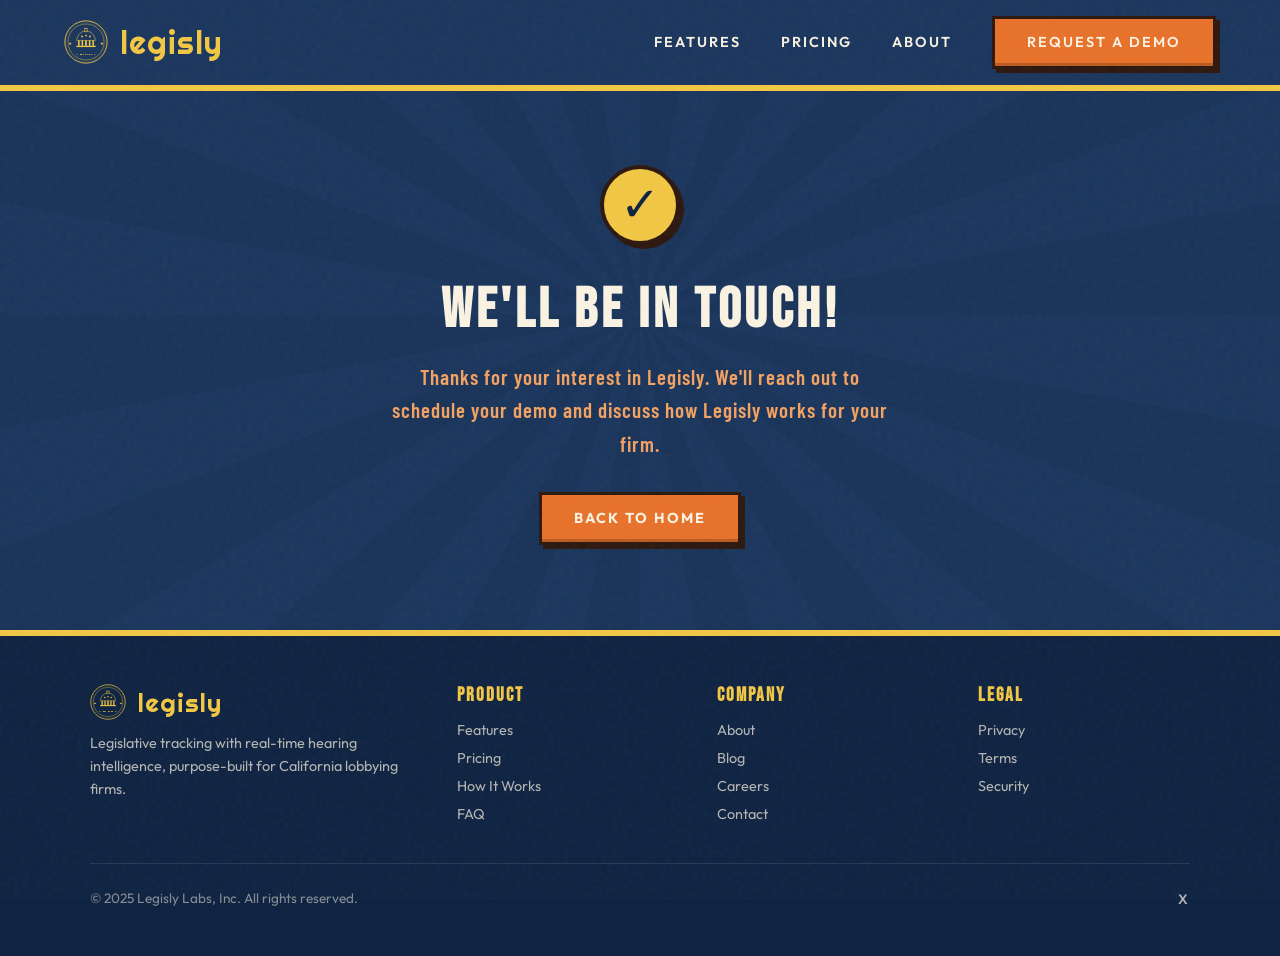
<file: thank-you.html>
<!DOCTYPE html>
<html lang="en">
<head>
    <meta charset="UTF-8">
    <meta name="viewport" content="width=device-width, initial-scale=1.0">
    <meta name="description" content="Legislative tracking with real-time hearing intelligence, purpose-built for California lobbying firms.">
    <meta property="og:title" content="Legisly — Built for California Lobbyists">
    <meta property="og:description" content="Real-time bill tracking, live hearing intelligence, branded client reports, and AI-powered analysis — purpose-built for CA lobbying firms.">
    <meta property="og:image" content="https://legisly.ai/og-image.png">
    <meta property="og:type" content="website">
    <meta name="twitter:card" content="summary_large_image">
    <meta name="twitter:image" content="https://legisly.ai/og-image.png">
    <title>Thank You — Legisly</title>
    <link rel="icon" type="image/svg+xml" href="favicon.svg">
    <link rel="icon" type="image/png" sizes="32x32" href="favicon-32.png">
    <link rel="apple-touch-icon" sizes="180x180" href="apple-touch-icon.png">
    <link rel="preconnect" href="https://fonts.googleapis.com">
    <link rel="preconnect" href="https://fonts.gstatic.com" crossorigin>
    <link href="https://fonts.googleapis.com/css2?family=Outfit:wght@400;500;600;700;800;900&family=Bebas+Neue&family=Barlow+Condensed:wght@600;700;800&family=Righteous&display=swap" rel="stylesheet">
    <link rel="stylesheet" href="retro.css">
    <style>
        .thank-you-section {
            min-height: 70vh;
            display: flex;
            flex-direction: column;
            justify-content: center;
            align-items: center;
            text-align: center;
            padding: 10rem 2rem 5rem;
            background: var(--blue-retro);
            position: relative;
            overflow: hidden;
        }
        .thank-you-section::before {
            content: '';
            position: absolute;
            top: 50%;
            left: 50%;
            width: 200%;
            height: 200%;
            transform: translate(-50%, -50%);
            background: repeating-conic-gradient(from 0deg, var(--blue-dark) 0deg 10deg, var(--blue-retro) 10deg 20deg);
            opacity: 0.15;
        }
        .thank-you-icon {
            width: 80px;
            height: 80px;
            background: var(--yellow-vintage);
            color: var(--blue-dark);
            font-family: 'Bebas Neue', sans-serif;
            font-size: 3rem;
            display: flex;
            align-items: center;
            justify-content: center;
            border-radius: 50%;
            margin-bottom: 2rem;
            position: relative;
            z-index: 1;
            border: 4px solid var(--brown-shadow);
            box-shadow: 4px 4px 0 var(--brown-shadow);
        }
        .thank-you-section h1 {
            font-family: 'Bebas Neue', sans-serif;
            font-size: 3.5rem;
            color: var(--cream);
            letter-spacing: 4px;
            margin-bottom: 1rem;
            position: relative;
            z-index: 1;
        }
        .thank-you-section p {
            font-family: 'Barlow Condensed', sans-serif;
            font-size: 1.3rem;
            font-weight: 600;
            color: var(--orange-light);
            max-width: 500px;
            margin-bottom: 2rem;
            line-height: 1.6;
            letter-spacing: 1px;
            position: relative;
            z-index: 1;
        }
        .thank-you-section .btn-retro {
            position: relative;
            z-index: 1;
        }
    </style>
</head>
<body>
    <!-- Navigation -->
    <nav>
        <a href="index.html" class="logo-lockup">
                    <svg class="logo-seal" viewBox="0 0 200 200" width="44" height="44" fill="none" xmlns="http://www.w3.org/2000/svg"><circle cx="100" cy="100" r="96" stroke="#F2C744" stroke-width="4"/><circle cx="100" cy="100" r="88" stroke="#F2C744" stroke-width="1" stroke-dasharray="2 4"/><circle cx="100" cy="100" r="82" stroke="#F2C744" stroke-width="2"/><g transform="translate(40,30)"><path d="M60 20C30 20 18 50 18 63L102 63C102 50 90 20 60 20Z" stroke="#F2C744" stroke-width="2.5"/><rect x="52" y="9" width="16" height="15" stroke="#F2C744" stroke-width="2"/><circle cx="60" cy="9" r="3" fill="#F2C744"/><circle cx="42" cy="45" r="4" fill="#F2C744"/><circle cx="60" cy="41" r="4" fill="#F2C744"/><circle cx="78" cy="45" r="4" fill="#F2C744"/><rect x="24" y="63" width="7" height="24" fill="#F2C744"/><rect x="40" y="63" width="7" height="24" fill="#F2C744"/><rect x="56" y="63" width="8" height="24" fill="#F2C744"/><rect x="73" y="63" width="7" height="24" fill="#F2C744"/><rect x="89" y="63" width="7" height="24" fill="#F2C744"/><rect x="16" y="87" width="88" height="6" fill="#F2C744"/></g><g fill="#F2C744"><polygon points="28,100 30,105 35,105 31,108 32.5,113 28,110 23.5,113 25,108 21,105 26,105"/><polygon points="172,100 174,105 179,105 175,108 176.5,113 172,110 167.5,113 169,108 165,105 170,105"/></g><text x="100" y="158" text-anchor="middle" fill="#F2C744" font-family="Righteous,cursive" font-size="11" letter-spacing="2">&#x2605; EST 2025 &#x2605;</text></svg>
                    <span class="logo-text">legisly</span>
                </a>
        <button class="hamburger" id="hamburger" aria-label="Menu">
            <span></span><span></span><span></span>
        </button>
        <div class="nav-links" id="navLinks">
            <a href="features.html">Features</a>
            <a href="pricing.html">Pricing</a>
            <a href="about.html">About</a>
            <a href="#" class="btn-retro" onclick="openModal(); return false;">Request a Demo</a>
        </div>
    </nav>

    <section class="thank-you-section">
        <div class="thank-you-icon">&#x2713;</div>
        <h1>WE'LL BE IN TOUCH!</h1>
        <p>Thanks for your interest in Legisly. We'll reach out to schedule your demo and discuss how Legisly works for your firm.</p>
        <a href="index.html" class="btn-retro">BACK TO HOME</a>
    </section>

    <!-- Footer -->
    <footer>
        <div class="footer-content">
            <div class="footer-brand">
                <a href="index.html" class="logo-lockup">
                    <svg class="logo-seal" viewBox="0 0 200 200" width="44" height="44" fill="none" xmlns="http://www.w3.org/2000/svg"><circle cx="100" cy="100" r="96" stroke="#F2C744" stroke-width="4"/><circle cx="100" cy="100" r="88" stroke="#F2C744" stroke-width="1" stroke-dasharray="2 4"/><circle cx="100" cy="100" r="82" stroke="#F2C744" stroke-width="2"/><g transform="translate(40,30)"><path d="M60 20C30 20 18 50 18 63L102 63C102 50 90 20 60 20Z" stroke="#F2C744" stroke-width="2.5"/><rect x="52" y="9" width="16" height="15" stroke="#F2C744" stroke-width="2"/><circle cx="60" cy="9" r="3" fill="#F2C744"/><circle cx="42" cy="45" r="4" fill="#F2C744"/><circle cx="60" cy="41" r="4" fill="#F2C744"/><circle cx="78" cy="45" r="4" fill="#F2C744"/><rect x="24" y="63" width="7" height="24" fill="#F2C744"/><rect x="40" y="63" width="7" height="24" fill="#F2C744"/><rect x="56" y="63" width="8" height="24" fill="#F2C744"/><rect x="73" y="63" width="7" height="24" fill="#F2C744"/><rect x="89" y="63" width="7" height="24" fill="#F2C744"/><rect x="16" y="87" width="88" height="6" fill="#F2C744"/></g><g fill="#F2C744"><polygon points="28,100 30,105 35,105 31,108 32.5,113 28,110 23.5,113 25,108 21,105 26,105"/><polygon points="172,100 174,105 179,105 175,108 176.5,113 172,110 167.5,113 169,108 165,105 170,105"/></g><text x="100" y="158" text-anchor="middle" fill="#F2C744" font-family="Righteous,cursive" font-size="11" letter-spacing="2">&#x2605; EST 2025 &#x2605;</text></svg>
                    <span class="logo-text">legisly</span>
                </a>
                <p>Legislative tracking with real-time hearing intelligence, purpose-built for California lobbying firms.</p>
            </div>
            <div class="footer-column">
                <h4>Product</h4>
                <ul>
                    <li><a href="features.html">Features</a></li>
                    <li><a href="pricing.html">Pricing</a></li>
                    <li><a href="how-it-works.html">How It Works</a></li>
                    <li><a href="faq.html">FAQ</a></li>
                </ul>
            </div>
            <div class="footer-column">
                <h4>Company</h4>
                <ul>
                    <li><a href="about.html">About</a></li>
                    <li><a href="blog.html">Blog</a></li>
                    <li><a href="careers.html">Careers</a></li>
                    <li><a href="contact.html">Contact</a></li>
                </ul>
            </div>
            <div class="footer-column">
                <h4>Legal</h4>
                <ul>
                    <li><a href="privacy.html">Privacy</a></li>
                    <li><a href="terms.html">Terms</a></li>
                    <li><a href="security.html">Security</a></li>
                </ul>
            </div>
        </div>
        <div class="footer-bottom">
            <p>&copy; 2025 Legisly Labs, Inc. All rights reserved.</p>
            <div class="social-links">
                <a href="https://x.com/LegislyAI" target="_blank" rel="noopener noreferrer">X</a>
            </div>
        </div>
    </footer>

    <!-- Email Modal -->
    <div class="modal-overlay" id="emailModal">
        <div class="modal">
            <button class="modal-close" id="modalClose">&times;</button>
            <h2>REQUEST A DEMO</h2>
            <p>See how Legisly replaces CapitolTrack with real-time hearing intelligence and AI-powered analysis.</p>
            <form class="modal-form" action="https://formspree.io/f/mdalewlb" method="POST">
                <input type="email" name="email" placeholder="you@yourfirm.com" required>
                <input type="hidden" name="_subject" value="New Legisly Demo Request!">
                <button type="submit">REQUEST DEMO</button>
                <span class="waitlist-note">Launching Summer 2026</span>
            </form>
        </div>
    </div>

    <script>
        // Modal
        function openModal() {
            document.getElementById('emailModal').classList.add('active');
            document.body.style.overflow = 'hidden';
            setTimeout(() => document.querySelector('.modal-form input[type="email"]').focus(), 300);
        }
        function closeModal() {
            document.getElementById('emailModal').classList.remove('active');
            document.body.style.overflow = '';
        }
        document.getElementById('modalClose').addEventListener('click', closeModal);
        document.getElementById('emailModal').addEventListener('click', function(e) {
            if (e.target === this) closeModal();
        });
        document.addEventListener('keydown', function(e) {
            if (e.key === 'Escape') closeModal();
        });

        // Hamburger menu
        document.getElementById('hamburger').addEventListener('click', function() {
            document.getElementById('navLinks').classList.toggle('open');
        });
    </script>
</body>
</html>
</file>
<file: retro.css>
/* ============================================================
   LEGISLY RETRO THEME — Shared Styles
   ============================================================ */

@import url('https://fonts.googleapis.com/css2?family=Outfit:wght@400;500;600;700;800;900&family=Bebas+Neue&family=Barlow+Condensed:wght@600;700;800&family=Righteous&display=swap');

:root {
  --blue-retro: #1B365D;
  --blue-dark: #0F2342;
  --orange-warm: #E8722A;
  --orange-light: #F4A261;
  --yellow-vintage: #F2C744;
  --cream: #FAF3E3;
  --cream-dark: #E8DCC8;
  --red-accent: #C73E3A;
  --brown-shadow: #2D1810;
}

* { margin: 0; padding: 0; box-sizing: border-box; }

body {
  font-family: 'Outfit', sans-serif;
  background: var(--cream);
  color: var(--blue-dark);
  overflow-x: hidden;
}

/* Paper texture */
body::before {
  content: '';
  position: fixed;
  top: 0; left: 0;
  width: 100%; height: 100%;
  background-image: url("data:image/svg+xml,%3Csvg viewBox='0 0 200 200' xmlns='http://www.w3.org/2000/svg'%3E%3Cfilter id='noise'%3E%3CfeTurbulence type='fractalNoise' baseFrequency='0.85' numOctaves='4' stitchTiles='stitch'/%3E%3C/filter%3E%3Crect width='100%25' height='100%25' filter='url(%23noise)'/%3E%3C/svg%3E");
  opacity: 0.04;
  pointer-events: none;
  z-index: 10000;
}

a { color: var(--orange-warm); transition: color 0.2s; }
a:hover { color: var(--red-accent); }

/* ---- Logo ---- */
.logo {
  font-family: 'Righteous', cursive;
  font-size: 2rem;
  color: var(--cream);
  text-decoration: none;
  letter-spacing: 1px;
}
.logo .dot { color: var(--yellow-vintage); }
.logo:hover { color: var(--orange-warm); }

/* ---- Logo Lockup (Seal + Wordmark) ---- */
.logo-lockup {
  display: flex;
  align-items: center;
  gap: 12px;
  text-decoration: none;
}
.logo-lockup:hover { text-decoration: none; }
.logo-lockup .logo-seal { flex-shrink: 0; }
.logo-lockup .logo-text {
  font-family: 'Righteous', cursive;
  font-size: 2rem;
  color: var(--yellow-vintage);
  letter-spacing: 1px;
  transition: color 0.2s;
}
.logo-lockup:hover .logo-text { color: var(--orange-warm); }

/* Footer lockup — slightly smaller */
footer .logo-lockup .logo-seal { width: 36px; height: 36px; }
footer .logo-lockup .logo-text { font-size: 1.6rem; }

/* ---- Navigation ---- */
nav {
  position: fixed;
  top: 0; left: 0; right: 0;
  z-index: 1000;
  padding: 1rem 4rem;
  display: flex;
  justify-content: space-between;
  align-items: center;
  background: var(--blue-retro);
  border-bottom: 6px solid var(--yellow-vintage);
}
.nav-links {
  display: flex;
  gap: 2.5rem;
  align-items: center;
}
.nav-links a {
  color: var(--cream);
  text-decoration: none;
  font-weight: 600;
  font-size: 0.9rem;
  text-transform: uppercase;
  letter-spacing: 2px;
  transition: color 0.2s;
}
.nav-links a:hover,
.nav-links a.active { color: var(--yellow-vintage); }

/* ---- Buttons ---- */
.btn-retro {
  background: var(--orange-warm);
  color: var(--cream) !important;
  padding: 0.9rem 2rem;
  text-decoration: none;
  font-weight: 700;
  font-size: 0.9rem;
  text-transform: uppercase;
  letter-spacing: 2px;
  border: 3px solid var(--brown-shadow);
  box-shadow: 4px 4px 0 var(--brown-shadow), inset 0 -3px 0 rgba(0,0,0,0.2);
  transition: all 0.1s;
  cursor: pointer;
  display: inline-block;
}
.btn-retro:hover {
  transform: translate(2px, 2px);
  box-shadow: 2px 2px 0 var(--brown-shadow), inset 0 -3px 0 rgba(0,0,0,0.2);
  color: var(--cream) !important;
}
.btn-hero {
  background: var(--yellow-vintage);
  color: var(--blue-dark);
  padding: 1.25rem 3rem;
  font-family: 'Bebas Neue', sans-serif;
  font-size: 1.8rem;
  letter-spacing: 3px;
  text-decoration: none;
  border: 4px solid var(--brown-shadow);
  box-shadow: 6px 6px 0 var(--brown-shadow), inset 0 -4px 0 rgba(0,0,0,0.15);
  transition: all 0.1s;
  cursor: pointer;
  display: inline-block;
}
.btn-hero:hover {
  transform: translate(3px, 3px);
  box-shadow: 3px 3px 0 var(--brown-shadow), inset 0 -4px 0 rgba(0,0,0,0.15);
}
.btn-secondary-retro {
  color: var(--blue-retro);
  text-decoration: none;
  font-family: 'Barlow Condensed', sans-serif;
  font-weight: 700;
  font-size: 1.1rem;
  text-transform: uppercase;
  letter-spacing: 2px;
  border-bottom: 3px solid var(--blue-retro);
  padding-bottom: 0.25rem;
  display: inline-block;
}
.btn-secondary-retro:hover {
  color: var(--orange-warm);
  border-color: var(--orange-warm);
}

/* ---- Page Header ---- */
.page-header {
  background: var(--blue-retro);
  padding: 10rem 4rem 4rem;
  text-align: center;
  position: relative;
  overflow: hidden;
}
.page-header::before {
  content: '';
  position: absolute;
  top: 50%; left: 50%;
  width: 200%; height: 200%;
  transform: translate(-50%, -50%);
  background: repeating-conic-gradient(from 0deg, var(--blue-dark) 0deg 10deg, var(--blue-retro) 10deg 20deg);
  opacity: 0.15;
}
.page-header h1 {
  font-family: 'Bebas Neue', sans-serif;
  font-size: clamp(3rem, 7vw, 5rem);
  color: var(--cream);
  letter-spacing: 4px;
  position: relative;
  z-index: 1;
}
.page-header h1 .accent {
  color: var(--yellow-vintage);
}
.page-header p {
  font-family: 'Barlow Condensed', sans-serif;
  font-size: 1.4rem;
  font-weight: 600;
  color: var(--orange-light);
  letter-spacing: 1px;
  text-transform: uppercase;
  margin-top: 0.75rem;
  position: relative;
  z-index: 1;
}

/* ---- Section ---- */
.section {
  padding: 5rem 4rem;
  max-width: 1100px;
  margin: 0 auto;
}
.section h2 {
  font-family: 'Bebas Neue', sans-serif;
  font-size: 2.5rem;
  color: var(--blue-retro);
  letter-spacing: 3px;
  margin-bottom: 1.5rem;
}

/* ---- CTA Section ---- */
.cta-section {
  padding: 5rem 4rem;
  background: var(--blue-dark);
  text-align: center;
  position: relative;
  overflow: hidden;
}
.cta-section::before {
  content: '';
  position: absolute;
  top: 0; left: 0; right: 0; bottom: 0;
  background-image: radial-gradient(var(--blue-retro) 1px, transparent 1px);
  background-size: 8px 8px;
  opacity: 0.4;
}
.cta-section h2 {
  font-family: 'Bebas Neue', sans-serif;
  font-size: clamp(2.5rem, 5vw, 3.5rem);
  color: var(--yellow-vintage);
  letter-spacing: 3px;
  position: relative;
  z-index: 1;
}
.cta-section p {
  color: var(--cream);
  font-size: 1.15rem;
  margin: 1rem 0 2rem;
  position: relative;
  z-index: 1;
}
.cta-section .btn-retro,
.cta-section .btn-hero {
  position: relative;
  z-index: 1;
}

/* ---- Email Form ---- */
.email-form {
  display: flex;
  gap: 0;
  max-width: 440px;
  margin: 0 auto;
  position: relative;
  z-index: 1;
}
.email-form input[type="email"] {
  flex: 1;
  padding: 1rem 1.25rem;
  font-family: 'Outfit', sans-serif;
  font-size: 1rem;
  border: 3px solid var(--brown-shadow);
  border-right: none;
  background: var(--cream);
  color: var(--blue-dark);
  outline: none;
}
.email-form input[type="email"]::placeholder { color: #999; }
.email-form button {
  font-family: 'Bebas Neue', sans-serif;
  font-size: 1.3rem;
  letter-spacing: 2px;
  padding: 1rem 1.75rem;
  background: var(--orange-warm);
  color: var(--cream);
  border: 3px solid var(--brown-shadow);
  box-shadow: 4px 4px 0 var(--brown-shadow);
  cursor: pointer;
  transition: all 0.1s;
  white-space: nowrap;
}
.email-form button:hover {
  transform: translate(2px, 2px);
  box-shadow: 2px 2px 0 var(--brown-shadow);
}

/* ---- Footer ---- */
footer {
  background: var(--blue-dark);
  padding: 3rem 4rem;
  border-top: 6px solid var(--yellow-vintage);
}
.footer-content {
  max-width: 1100px;
  margin: 0 auto;
  display: grid;
  grid-template-columns: 1.5fr 1fr 1fr 1fr;
  gap: 3rem;
}
.footer-brand p {
  color: var(--cream);
  font-size: 0.9rem;
  margin-top: 0.75rem;
  opacity: 0.7;
  line-height: 1.6;
}
.footer-column h4 {
  font-family: 'Bebas Neue', sans-serif;
  color: var(--yellow-vintage);
  font-size: 1.2rem;
  letter-spacing: 2px;
  margin-bottom: 0.75rem;
}
.footer-column ul { list-style: none; }
.footer-column ul li { margin-bottom: 0.5rem; }
.footer-column ul li a {
  color: var(--cream);
  text-decoration: none;
  font-size: 0.9rem;
  opacity: 0.7;
  transition: opacity 0.2s;
}
.footer-column ul li a:hover {
  opacity: 1;
  color: var(--yellow-vintage);
}
.footer-bottom {
  max-width: 1100px;
  margin: 2rem auto 0;
  padding-top: 1.5rem;
  border-top: 1px solid rgba(255,255,255,0.1);
  display: flex;
  justify-content: space-between;
  align-items: center;
}
.footer-bottom p {
  color: var(--cream);
  font-size: 0.85rem;
  opacity: 0.5;
}
.social-links a {
  color: var(--cream);
  text-decoration: none;
  font-weight: 600;
  text-transform: uppercase;
  font-size: 0.85rem;
  letter-spacing: 2px;
  opacity: 0.7;
}
.social-links a:hover {
  color: var(--yellow-vintage);
  opacity: 1;
}

/* ---- Retro Cards ---- */
.retro-card {
  background: var(--cream-dark);
  border: 4px solid var(--blue-retro);
  padding: 2rem;
  position: relative;
  transition: all 0.2s;
}
.retro-card::before {
  content: '';
  position: absolute;
  top: 8px; left: 8px; right: -8px; bottom: -8px;
  background: var(--blue-retro);
  z-index: -1;
  transition: all 0.2s;
}
.retro-card:hover::before {
  top: 12px; left: 12px;
}
.retro-card h3 {
  font-family: 'Bebas Neue', sans-serif;
  font-size: 1.5rem;
  color: var(--blue-retro);
  letter-spacing: 2px;
  margin-bottom: 0.75rem;
}
.retro-card p {
  color: var(--blue-dark);
  line-height: 1.6;
  font-size: 0.95rem;
}

/* ---- Content Page (legal, long-form) ---- */
.content-page {
  max-width: 800px;
  margin: 0 auto;
  padding: 10rem 4rem 5rem;
}
.content-page h1 {
  font-family: 'Bebas Neue', sans-serif;
  font-size: clamp(3rem, 6vw, 4.5rem);
  color: var(--blue-retro);
  letter-spacing: 3px;
  margin-bottom: 0.5rem;
}
.content-page .last-updated {
  font-size: 0.85rem;
  color: var(--blue-dark);
  opacity: 0.5;
  margin-bottom: 2.5rem;
}
.content-page h2 {
  font-family: 'Bebas Neue', sans-serif;
  font-size: 1.8rem;
  color: var(--blue-retro);
  letter-spacing: 2px;
  margin-top: 2.5rem;
  margin-bottom: 1rem;
  border-bottom: 3px solid var(--yellow-vintage);
  padding-bottom: 0.3rem;
  display: inline-block;
}
.content-page p {
  color: var(--blue-dark);
  font-size: 1.05rem;
  line-height: 1.8;
  margin-bottom: 1.25rem;
}
.content-page ul {
  padding-left: 1.5rem;
  margin-bottom: 1.5rem;
}
.content-page li {
  color: var(--blue-dark);
  margin-bottom: 0.6rem;
  line-height: 1.7;
}
.content-page a {
  color: var(--orange-warm);
  font-weight: 600;
}
.content-page strong { color: var(--blue-retro); }

/* ---- Hamburger ---- */
.hamburger {
  display: none;
  flex-direction: column;
  gap: 5px;
  background: none;
  border: none;
  cursor: pointer;
  padding: 4px;
}
.hamburger span {
  width: 28px;
  height: 3px;
  background: var(--cream);
  transition: all 0.3s;
}

/* ---- Modal ---- */
.modal-overlay {
  display: none;
  position: fixed;
  top: 0; left: 0; right: 0; bottom: 0;
  background: rgba(15, 35, 66, 0.85);
  z-index: 10001;
  align-items: center;
  justify-content: center;
}
.modal-overlay.active { display: flex; }
.modal {
  background: var(--cream);
  border: 5px solid var(--brown-shadow);
  box-shadow: 12px 12px 0 var(--orange-warm);
  padding: 3rem;
  max-width: 480px;
  width: 90%;
  position: relative;
}
.modal h2 {
  font-family: 'Bebas Neue', sans-serif;
  font-size: 2.5rem;
  color: var(--blue-retro);
  letter-spacing: 2px;
  margin-bottom: 0.5rem;
}
.modal > p {
  color: var(--blue-dark);
  font-size: 1rem;
  margin-bottom: 1.5rem;
  line-height: 1.5;
}
.modal-close {
  position: absolute;
  top: 1rem; right: 1.25rem;
  background: none;
  border: none;
  font-size: 2rem;
  color: var(--blue-dark);
  cursor: pointer;
  line-height: 1;
}
.modal-close:hover { color: var(--red-accent); }
.modal-form {
  display: flex;
  flex-direction: column;
  gap: 0.75rem;
}
.modal-form input[type="email"] {
  padding: 1rem 1.25rem;
  font-family: 'Outfit', sans-serif;
  font-size: 1rem;
  border: 3px solid var(--blue-retro);
  background: white;
  color: var(--blue-dark);
  outline: none;
}
.modal-form input[type="email"]:focus { border-color: var(--orange-warm); }
.modal-form button {
  font-family: 'Bebas Neue', sans-serif;
  font-size: 1.5rem;
  letter-spacing: 2px;
  padding: 1rem 2rem;
  background: var(--orange-warm);
  color: var(--cream);
  border: 3px solid var(--brown-shadow);
  box-shadow: 4px 4px 0 var(--brown-shadow);
  cursor: pointer;
  transition: all 0.1s;
}
.modal-form button:hover {
  transform: translate(2px, 2px);
  box-shadow: 2px 2px 0 var(--brown-shadow);
}
.modal-form .waitlist-note,
.waitlist-note {
  display: block;
  color: var(--blue-dark);
  font-size: 0.85rem;
  margin-top: 0.5rem;
  opacity: 0.5;
  text-align: center;
}

/* ---- Responsive ---- */
@media (max-width: 1000px) {
  nav { padding: 1rem 2rem; }
  .hamburger { display: flex; }
  .nav-links {
    display: none;
    position: absolute;
    top: 100%; left: 0; right: 0;
    flex-direction: column;
    background: var(--blue-retro);
    border-bottom: 6px solid var(--yellow-vintage);
    padding: 1.5rem 2rem;
    gap: 1.25rem;
  }
  .nav-links.open { display: flex; }
  .page-header { padding: 8rem 2rem 3rem; }
  .section { padding: 3rem 2rem; }
  .cta-section { padding: 4rem 2rem; }
  footer { padding: 2.5rem 2rem; }
  .footer-content { grid-template-columns: 1fr 1fr; gap: 2rem; }
  .content-page { padding: 8rem 2rem 3rem; }
}
@media (max-width: 600px) {
  .footer-content { grid-template-columns: 1fr; }
  .email-form { flex-direction: column; }
  .email-form input[type="email"] { border-right: 3px solid var(--brown-shadow); }
}
</file>
